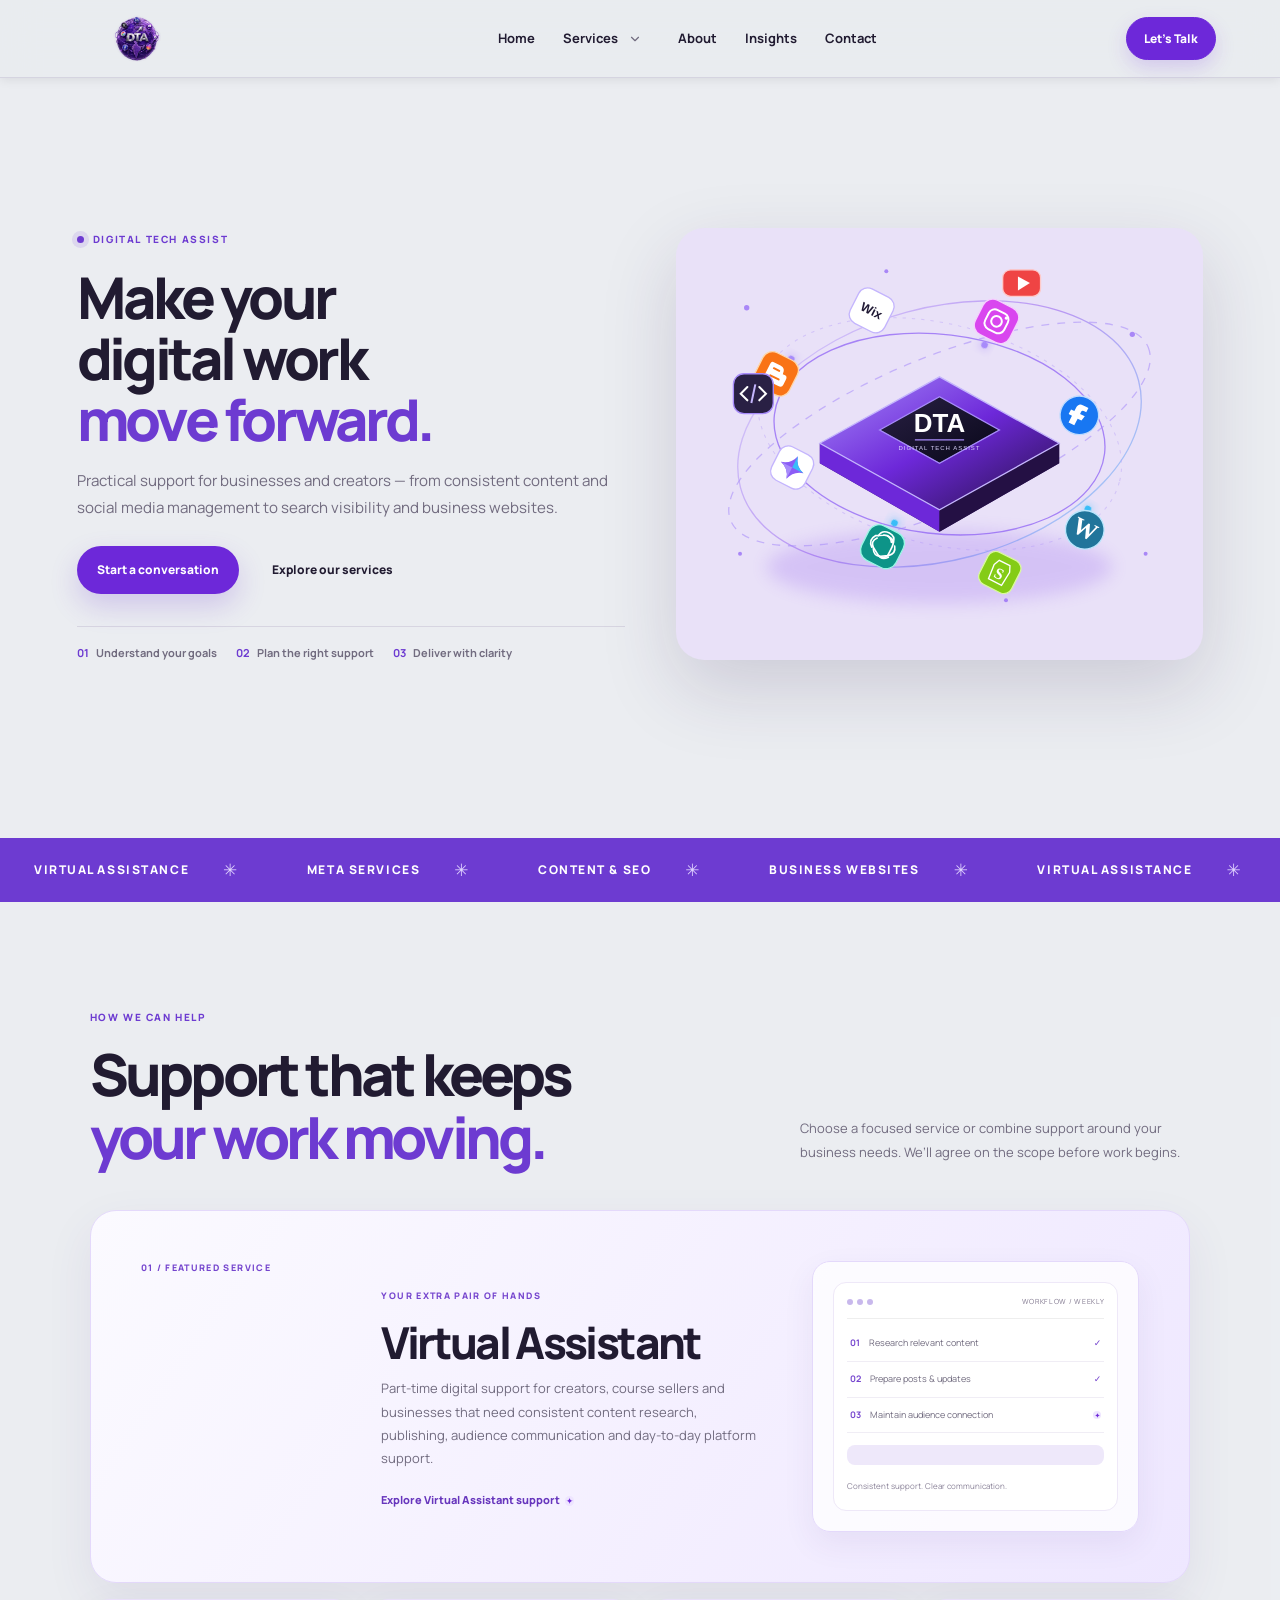
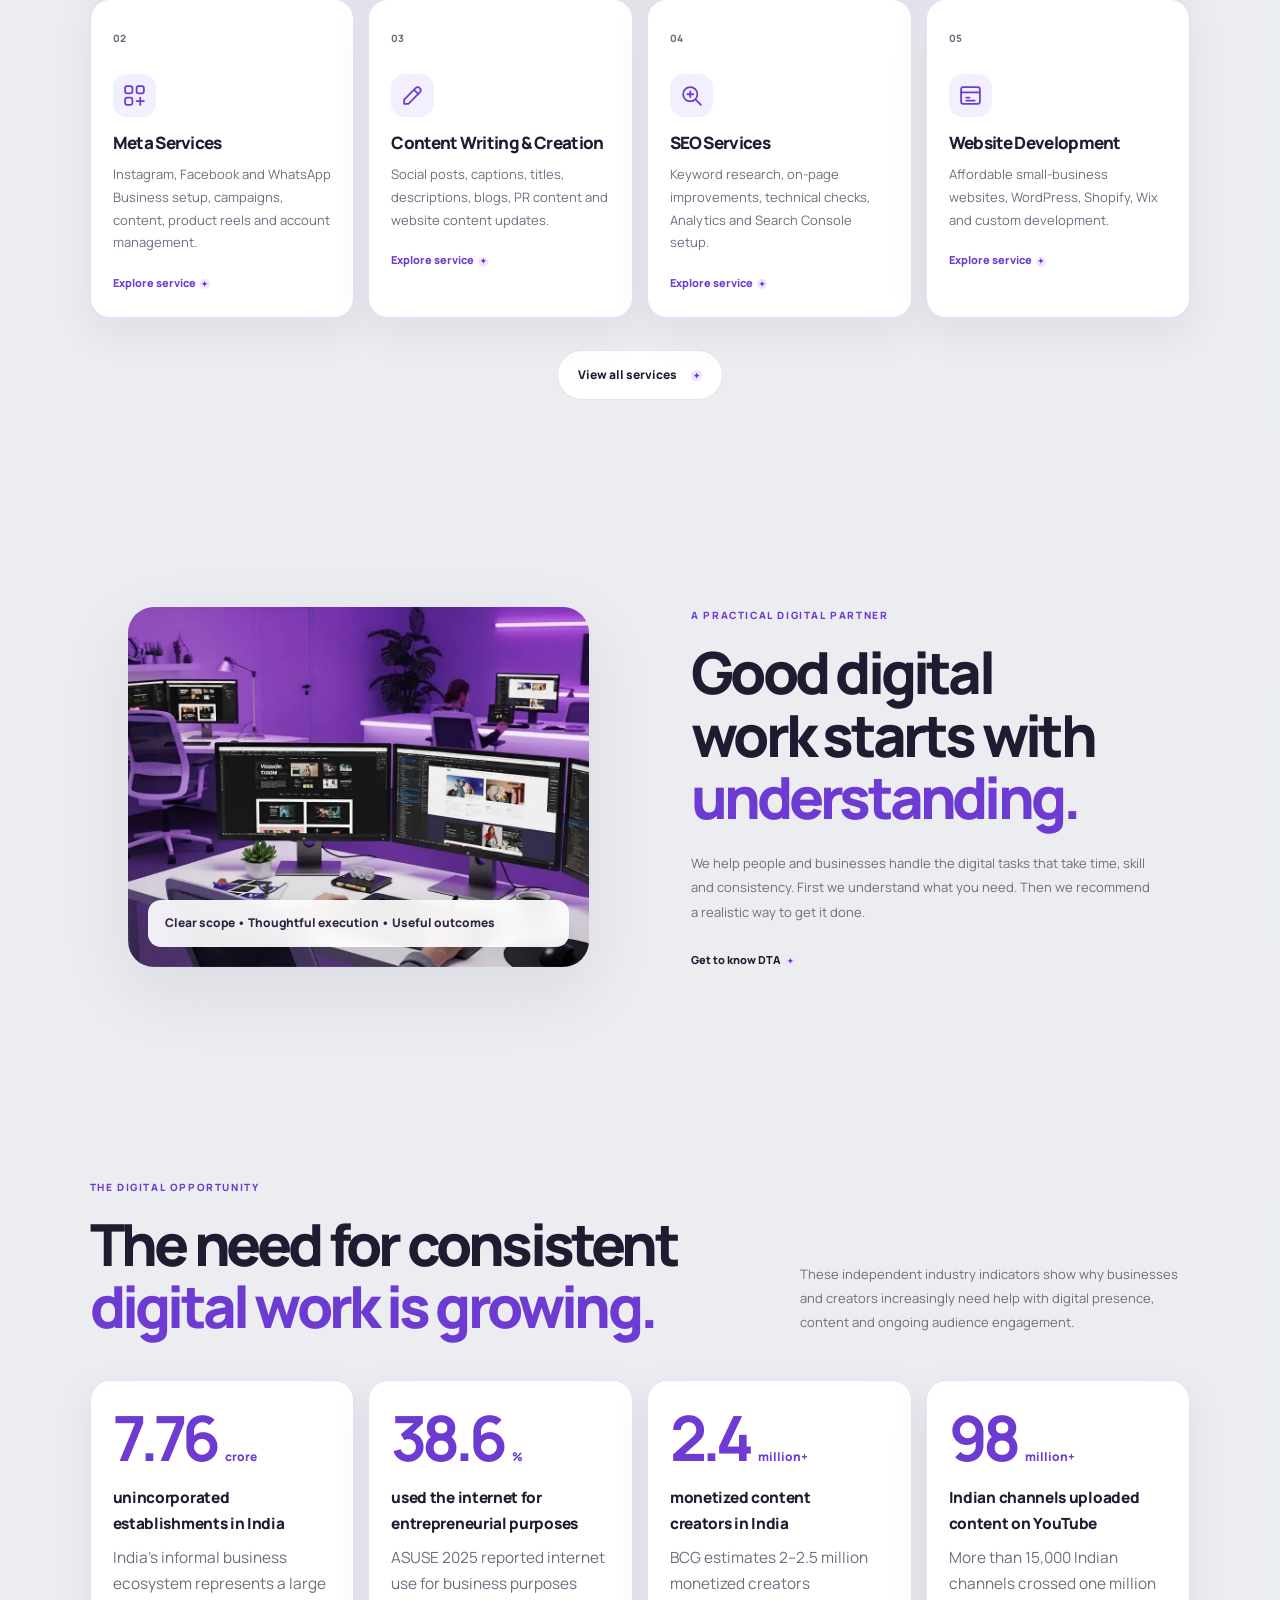
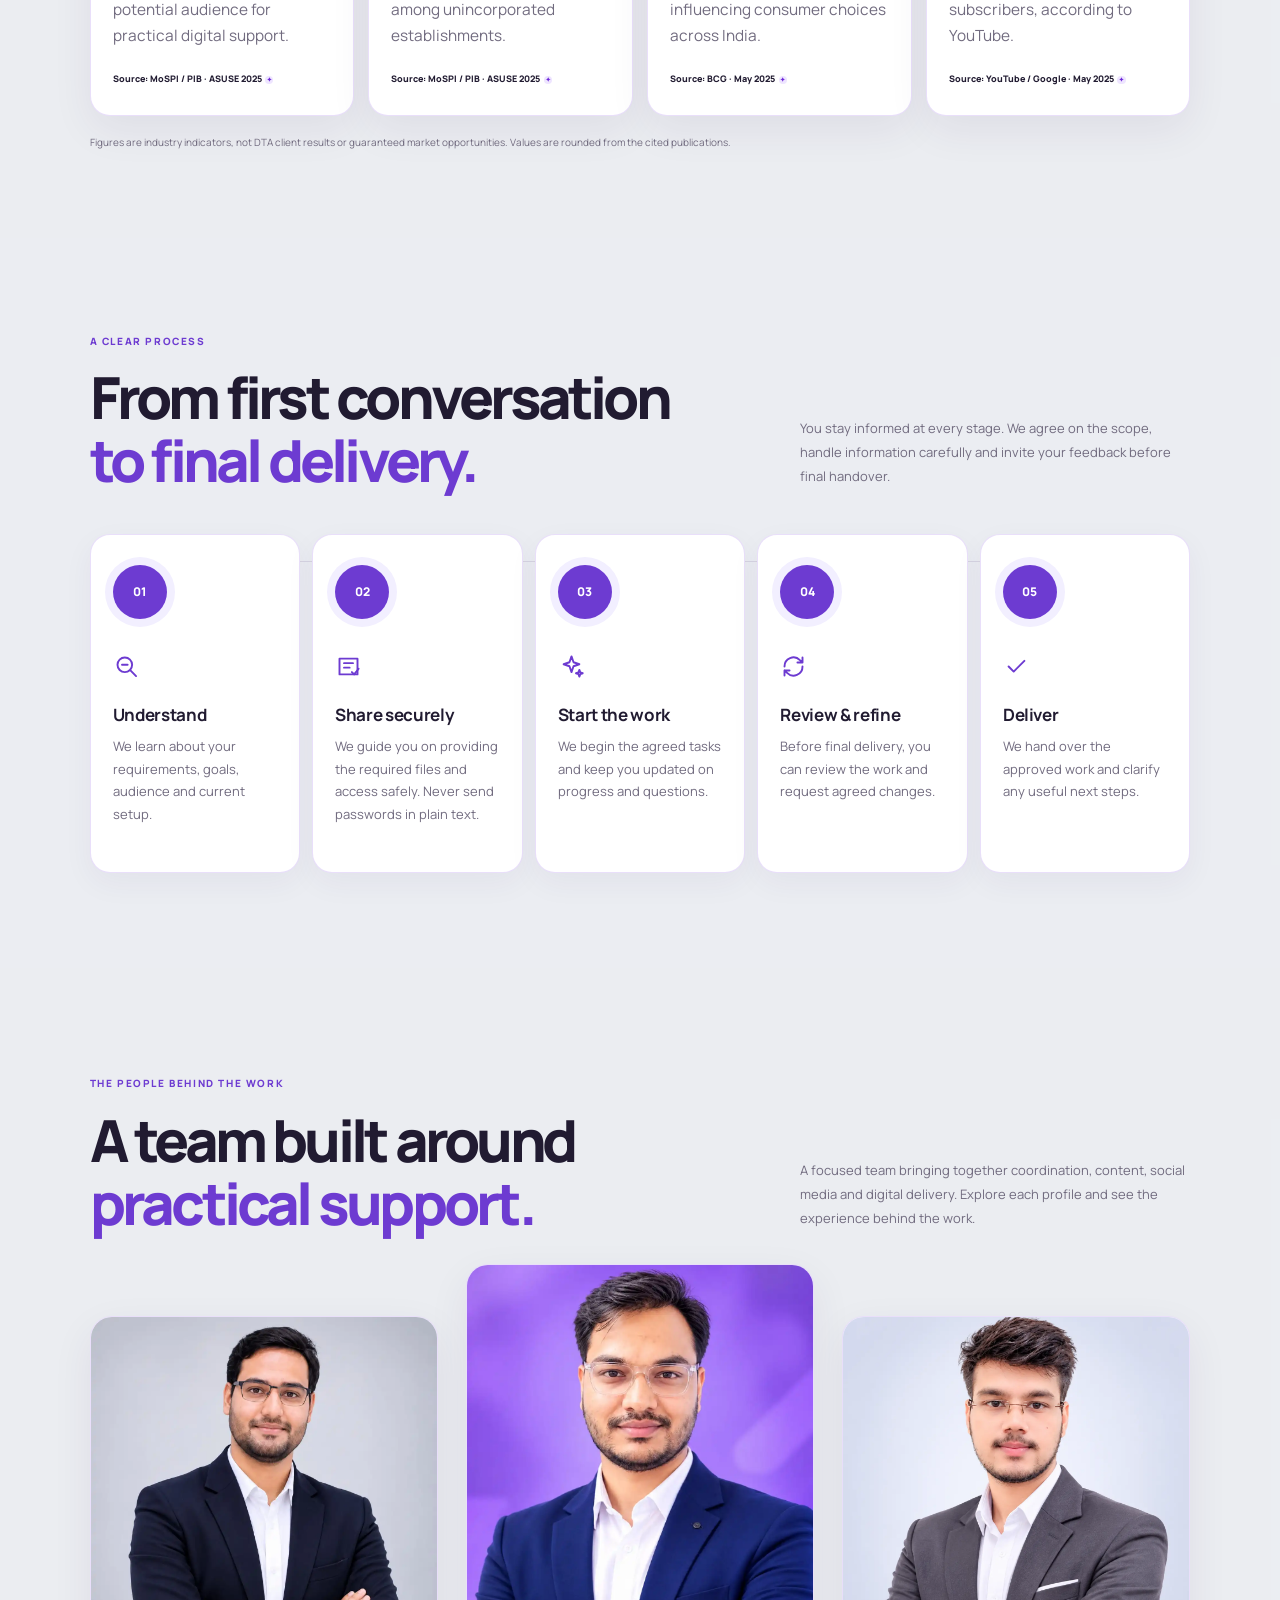
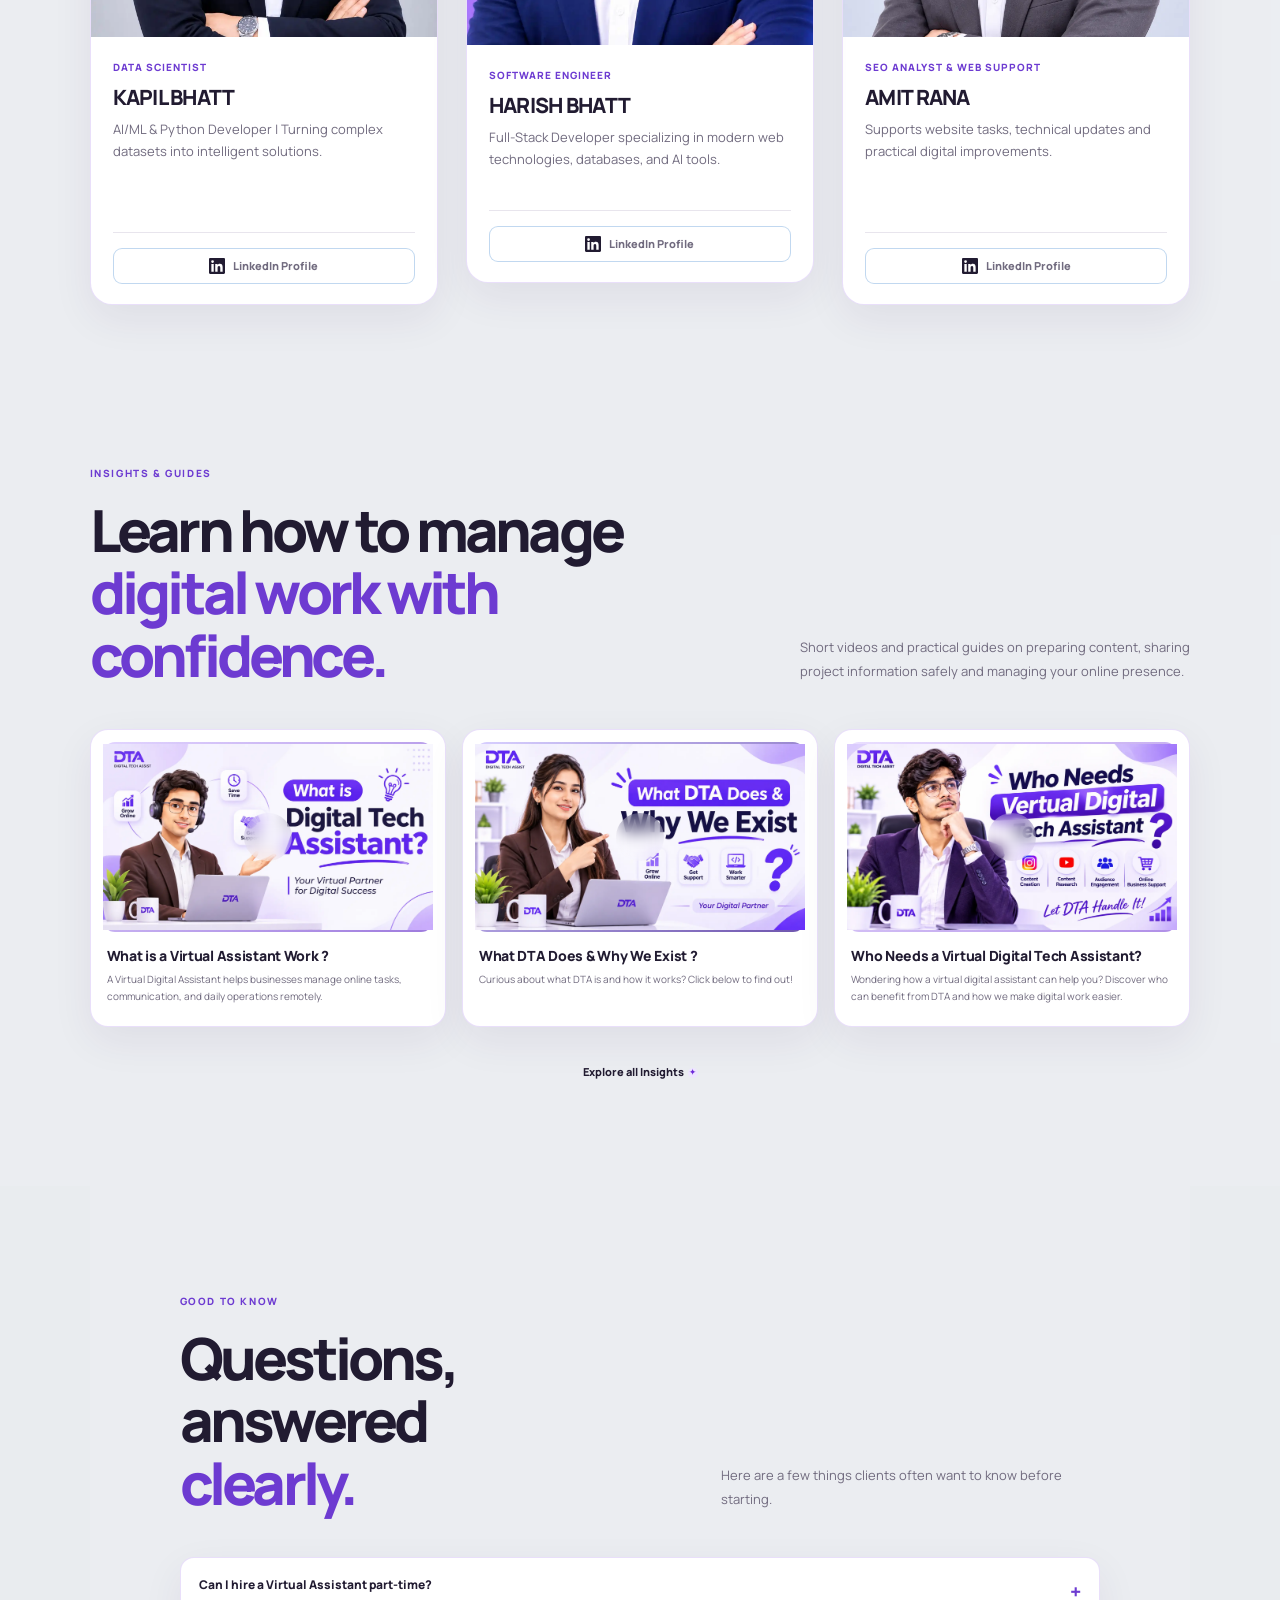
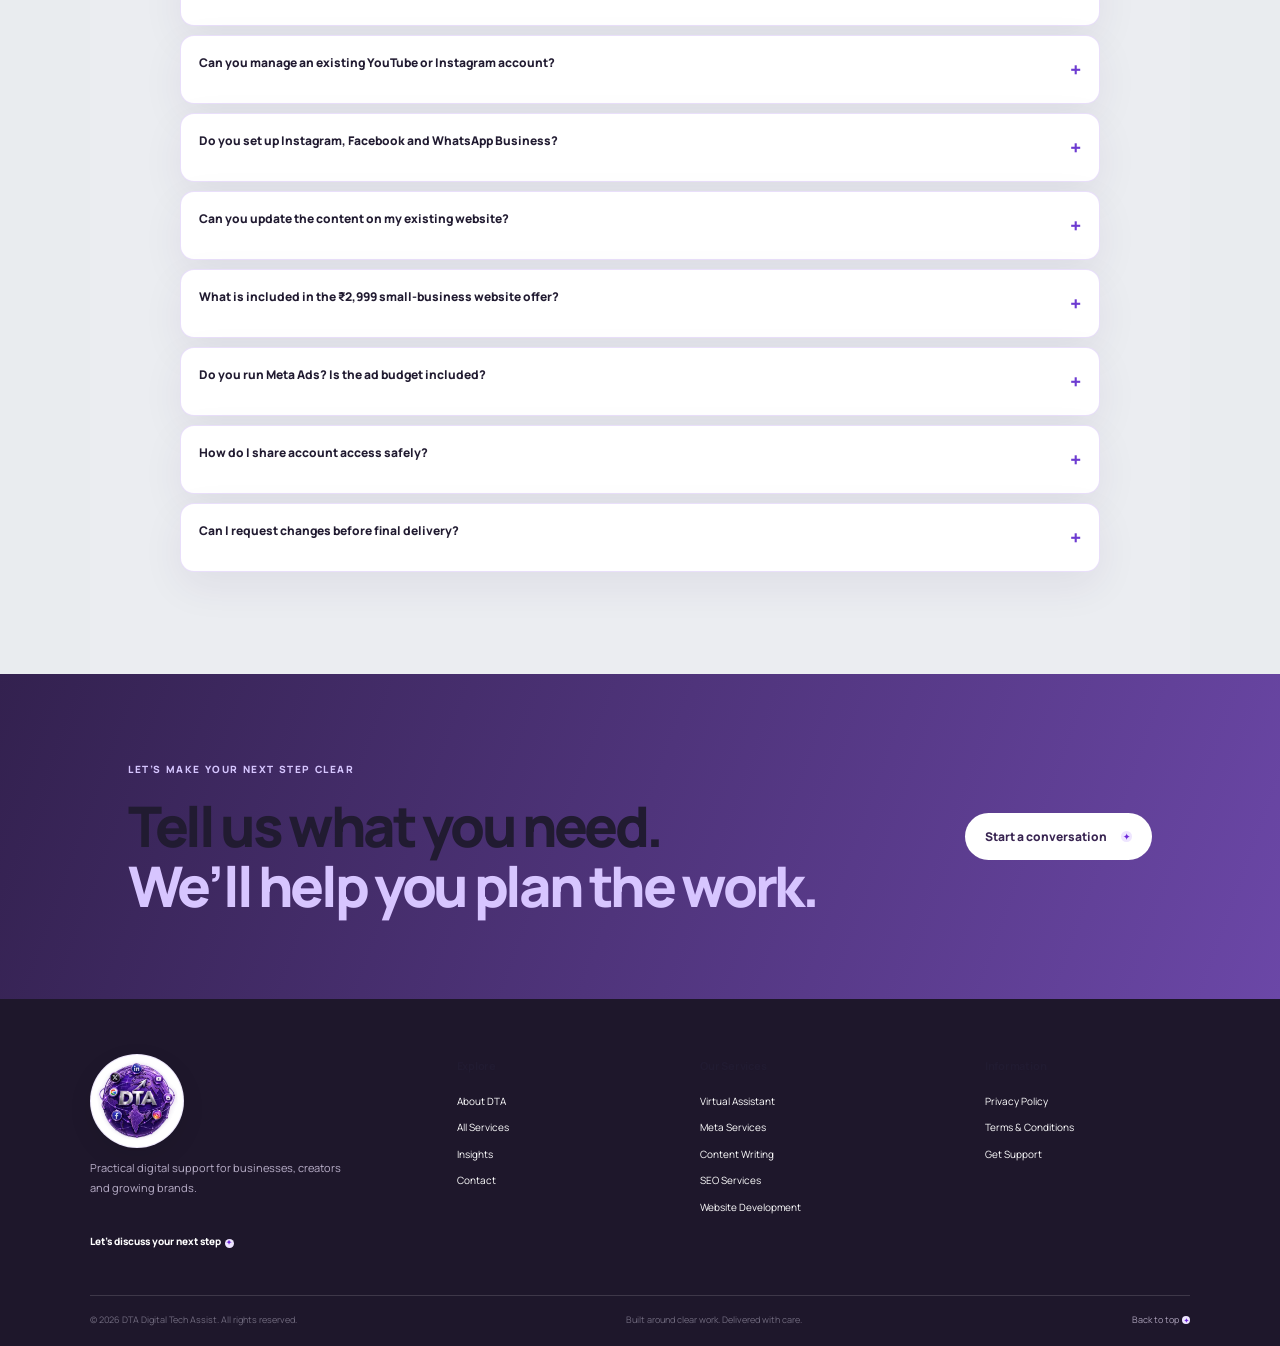
<file: index.html>
<!doctype html>
<html lang="en">
<head>
  <meta charset="utf-8">
  <meta name="viewport" content="width=device-width, initial-scale=1">
  <meta name="description" content="DTA helps businesses and creators with virtual assistant support, Meta services, content, SEO and small business websites.">
  <meta name="theme-color" content="#f8f6ff">
  <title>Digital services for your next stage | DTA Digital Tech Assist</title>

  <link rel="preconnect" href="https://fonts.googleapis.com">
  <link rel="preconnect" href="https://fonts.gstatic.com" crossorigin>
  <link href="https://fonts.googleapis.com/css2?family=Manrope:wght@400;500;600;700;800&display=swap" rel="stylesheet">

  <link rel="stylesheet" href="DTA.css">
  <link rel="stylesheet" href="DTA_mobile.css">
  <link rel="stylesheet" href="premium.css">
  <link rel="stylesheet" href="landing-page.css">
  <link rel="stylesheet" href="final-polish.css">
</head>

<body class="premium-site" id="top">

  <!-- HEADER -->
  <header class="premium-nav">
    <a aria-label="DTA Digital Tech Assist home" class="premium-brand" href="index.html">
      <img alt="DTA Digital Tech Assist" src="DTA-logo.webp">
    </a>
    <button aria-expanded="false" aria-label="Open navigation" class="premium-menu-toggle">☰</button>

    <nav aria-label="Main navigation" class="premium-links">
      <a href="index.html">Home</a>
      <div class="premium-dropdown">
        <a href="services.html">Services</a>
        <button aria-expanded="false" aria-label="Show service pages" class="premium-drop-toggle">
          <svg class="dta-chevron-icon" viewBox="0 0 24 24" aria-hidden="true"><path d="m6 9 6 6 6-6"/></svg>
        </button>
        <div class="premium-drop-menu">
          <a href="virtual-assistant.html">Virtual Assistant</a>
          <a href="meta-services.html">Meta Services</a>
          <a href="content-writing.html">Content Writing</a>
          <a href="seo.html">SEO Services</a>
          <a href="website-development.html">Website Development</a>

        </div>
      </div>
      <a href="about.html">About</a>
      <a href="insights.html">Insights</a>
      <a href="contact.html">Contact</a>
    </nav>

    <div class="premium-nav-actions">
      <a class="premium-nav-cta" href="contact.html">Let’s Talk</a>
    </div>
  </header>

  <!-- MAIN CONTENT -->
  <main>
    <!-- HERO SECTION -->
    <section class="premium-hero">
      <div class="premium-hero-copy reveal">
        <span class="eyebrow"><i></i> DIGITAL TECH ASSIST</span>
        <h1>Make your digital work<br><em>move forward.</em></h1>
        <p>Practical support for businesses and creators — from consistent content and social media management to search visibility and business websites.</p>
        <div class="hero-actions">
          <a class="p-btn p-btn-primary" href="contact.html">Start a conversation</a>
          <a class="p-btn p-btn-quiet" href="services.html">Explore our services</a>
        </div>
        <div class="hero-proof">
          <span><b>01</b> Understand your goals</span>
          <span><b>02</b> Plan the right support</span>
          <span><b>03</b> Deliver with clarity</span>
        </div>
      </div>
      <div aria-label="DTA introduction illustration" class="premium-hero-video reveal">
    <img
        src="hero.svg"
        alt="DTA Digital Tech Assist – Digital services and technology ecosystem"
        class="hero-intro-video"
        loading="eager"
        fetchpriority="high"
    >
</div>
    </section>

    <!-- MARQUEE STRIP -->
    <section aria-label="DTA services" class="premium-strip">
      <div class="service-marquee-track">
        <div aria-hidden="false" class="service-marquee-group">
          <span class="service-marquee-item">VIRTUAL ASSISTANCE<i>✳</i></span>
          <span class="service-marquee-item">META SERVICES<i>✳</i></span>
          <span class="service-marquee-item">CONTENT &amp; SEO<i>✳</i></span>
          <span class="service-marquee-item">BUSINESS WEBSITES<i>✳</i></span>
        </div>
        <div aria-hidden="true" class="service-marquee-group">
          <span class="service-marquee-item">VIRTUAL ASSISTANCE<i>✳</i></span>
          <span class="service-marquee-item">META SERVICES<i>✳</i></span>
          <span class="service-marquee-item">CONTENT &amp; SEO<i>✳</i></span>
          <span class="service-marquee-item">BUSINESS WEBSITES<i>✳</i></span>
        </div>
      </div>
    </section>

    <!-- SERVICES SECTION -->
    <section class="p-section p-services" id="services">
      <div class="p-section-head reveal">
        <div>
          <span class="eyebrow">HOW WE CAN HELP</span>
          <h2>Support that keeps<br><em>your work moving.</em></h2>
        </div>
        <p>Choose a focused service or combine support around your business needs. We’ll agree on the scope before work begins.</p>
      </div>

      <article class="featured-service reveal">
        <div class="featured-number">01 / FEATURED SERVICE</div>
        <div class="featured-copy">
          <span class="service-kicker">YOUR EXTRA PAIR OF HANDS</span>
          <h3>Virtual Assistant</h3>
          <p>Part-time digital support for creators, course sellers and businesses that need consistent content research, publishing, audience communication and day-to-day platform support.</p>
          <a class="text-link" href="virtual-assistant.html">Explore Virtual Assistant support <span><span class="dta-symbol-icon" aria-hidden="true">✦</span></span></a>
        </div>
        <div class="featured-visual">
          <div class="va-window">
            <div class="window-top"><i></i><i></i><i></i><span>WORKFLOW / WEEKLY</span></div>
            <div class="va-row"><b>01</b><span>Research relevant content</span><strong>✓</strong></div>
            <div class="va-row"><b>02</b><span>Prepare posts &amp; updates</span><strong>✓</strong></div>
            <div class="va-row"><b>03</b><span>Maintain audience connection</span><strong><span class="dta-symbol-icon" aria-hidden="true">✦</span></strong></div>
            <div class="va-progress"><span></span></div>
            <small>Consistent support. Clear communication.</small>
          </div>
        </div>
      </article>

      <div class="p-service-grid">
        <a class="p-service-card reveal" href="meta-services.html">
          <span class="p-card-index">02</span>
          <span aria-hidden="true" class="p-card-icon">
            <svg viewBox="0 0 24 24"><rect height="7" rx="2" width="7" x="3" y="3"></rect><rect height="7" rx="2" width="7" x="14" y="3"></rect><rect height="7" rx="2" width="7" x="3" y="14"></rect><path d="M17.5 14v7M14 17.5h7"></path></svg>
          </span>
          <h3>Meta Services</h3>
          <p>Instagram, Facebook and WhatsApp Business setup, campaigns, content, product reels and account management.</p>
          <span class="text-link">Explore service <span class="dta-symbol-icon" aria-hidden="true">✦</span></span>
        </a>

        <a class="p-service-card reveal" href="content-writing.html">
          <span class="p-card-index">03</span>
          <span aria-hidden="true" class="p-card-icon">
            <svg viewBox="0 0 24 24"><path d="M4 20h4l11-11a2.1 2.1 0 0 0-4-4L4 16v4Z"></path><path d="m13.5 6.5 4 4"></path></svg>
          </span>
          <h3>Content Writing &amp; Creation</h3>
          <p>Social posts, captions, titles, descriptions, blogs, PR content and website content updates.</p>
          <span class="text-link">Explore service <span class="dta-symbol-icon" aria-hidden="true">✦</span></span>
        </a>

        <a class="p-service-card reveal" href="seo.html">
          <span class="p-card-index">04</span>
          <span aria-hidden="true" class="p-card-icon">
            <svg viewBox="0 0 24 24"><circle cx="10.8" cy="10.8" r="6.8"></circle><path d="m16 16 5 5M8 10.8h5.6M10.8 8v5.6"></path></svg>
          </span>
          <h3>SEO Services</h3>
          <p>Keyword research, on-page improvements, technical checks, Analytics and Search Console setup.</p>
          <span class="text-link">Explore service <span class="dta-symbol-icon" aria-hidden="true">✦</span></span>
        </a>

        <a class="p-service-card reveal" href="website-development.html">
          <span class="p-card-index">05</span>
          <span aria-hidden="true" class="p-card-icon">
            <svg viewBox="0 0 24 24"><rect height="16" rx="2" width="18" x="3" y="4"></rect><path d="M3 9h18M8 14h3M8 17h8"></path></svg>
          </span>
          <h3>Website Development</h3>
          <p>Affordable small-business websites, WordPress, Shopify, Wix and custom development.</p>
          <span class="text-link">Explore service <span class="dta-symbol-icon" aria-hidden="true">✦</span></span>
        </a>
      </div>

      <div class="section-end-link">
        <a class="p-btn p-btn-outline" href="services.html">View all services <span><span class="dta-symbol-icon" aria-hidden="true">✦</span></span></a>
      </div>
    </section>

    <!-- ABOUT BAND -->
    <section class="p-about-band">
      <div class="p-about-visual reveal">
        <img alt="Temporary DTA team workspace photograph" loading="lazy" src="about.webp">
        <div class="about-note">Clear scope • Thoughtful execution • Useful outcomes</div>
      </div>
      <div class="p-about-copy reveal">
        <span class="eyebrow">A PRACTICAL DIGITAL PARTNER</span>
        <h2>Good digital work starts with <em>understanding.</em></h2>
        <p>We help people and businesses handle the digital tasks that take time, skill and consistency. First we understand what you need. Then we recommend a realistic way to get it done.</p>
        <a class="text-link" href="about.html">Get to know DTA <span class="dta-symbol-icon" aria-hidden="true">✦</span></a>
      </div>
    </section>

    <!-- MARKET OPPORTUNITY -->
    <section class="p-section p-market">
      <div class="p-section-head reveal">
        <div>
          <span class="eyebrow">THE DIGITAL OPPORTUNITY</span>
          <h2>The need for consistent<br><em>digital work is growing.</em></h2>
        </div>
        <p>These independent industry indicators show why businesses and creators increasingly need help with digital presence, content and ongoing audience engagement.</p>
      </div>
      <div class="market-grid">
        <article class="market-card reveal">
          <strong class="count-up" data-count="7.92" data-decimals="2">0</strong>
          <span class="market-unit">crore</span>
          <h3>unincorporated establishments in India</h3>
          <p>India’s informal business ecosystem represents a large potential audience for practical digital support.</p>
          <a href="https://www.pib.gov.in/PressReleasePage.aspx?PRID=2258362" rel="noopener" target="_blank">Source: MoSPI / PIB · ASUSE 2025 <span class="dta-symbol-icon" aria-hidden="true">✦</span></a>
        </article>
        <article class="market-card market-card-accent reveal">
          <strong class="count-up" data-count="39.4" data-decimals="1">0</strong>
          <span class="market-unit">%</span>
          <h3>used the internet for entrepreneurial purposes</h3>
          <p>ASUSE 2025 reported internet use for business purposes among unincorporated establishments.</p>
          <a href="https://www.pib.gov.in/PressReleasePage.aspx?PRID=2258362" rel="noopener" target="_blank">Source: MoSPI / PIB · ASUSE 2025 <span class="dta-symbol-icon" aria-hidden="true">✦</span></a>
        </article>
        <article class="market-card reveal">
          <strong class="count-up" data-count="2.5" data-decimals="1">0</strong>
          <span class="market-unit">million+</span>
          <h3>monetized content creators in India</h3>
          <p>BCG estimates 2–2.5 million monetized creators influencing consumer choices across India.</p>
          <a href="https://www.bcg.com/publications/2025/india-from-content-to-commerce-mapping-indias-creator-economy" rel="noopener" target="_blank">Source: BCG · May 2025 <span class="dta-symbol-icon" aria-hidden="true">✦</span></a>
        </article>
        <article class="market-card reveal">
          <strong class="count-up" data-count="100" data-decimals="0">0</strong>
          <span class="market-unit">million+</span>
          <h3>Indian channels uploaded content on YouTube</h3>
          <p>More than 15,000 Indian channels crossed one million subscribers, according to YouTube.</p>
          <a href="https://blog.google/intl/en-in/products/platforms/youtubes-india-bet-inr-21000-crore-paid-out-to-indian-creators-commits-inr-850-crores-to-power-indias-creator-nation/" rel="noopener" target="_blank">Source: YouTube / Google · May 2025 <span class="dta-symbol-icon" aria-hidden="true">✦</span></a>
        </article>
      </div>
      <p class="market-disclaimer">Figures are industry indicators, not DTA client results or guaranteed market opportunities. Values are rounded from the cited publications.</p>
    </section>

    <!-- PROCESS SECTION -->
    <section class="p-process-section">
      <div class="p-section p-process">
        <div class="p-section-head reveal">
          <div>
            <span class="eyebrow">A CLEAR PROCESS</span>
            <h2>From first conversation<br><em>to final delivery.</em></h2>
          </div>
          <p>You stay informed at every stage. We agree on the scope, handle information carefully and invite your feedback before final handover.</p>
        </div>
        <div class="process-timeline">
          <article class="process-step reveal">
            <span>01</span>
            <div aria-hidden="true" class="process-symbol"><svg viewBox="0 0 24 24"><circle cx="10.5" cy="10.5" r="6.5"></circle><path d="m15.5 15.5 5 5M8 10.5h5"></path></svg></div>
            <h3>Understand</h3>
            <p>We learn about your requirements, goals, audience and current setup.</p>
          </article>
          <article class="process-step reveal">
            <span>02</span>
            <div aria-hidden="true" class="process-symbol"><svg viewBox="0 0 24 24"><path d="M4 5h16v14H4zM8 9h8M8 13h5"></path><path d="m15 17 2 2 4-5"></path></svg></div>
            <h3>Share securely</h3>
            <p>We guide you on providing the required files and access safely. Never send passwords in plain text.</p>
          </article>
          <article class="process-step reveal">
            <span>03</span>
            <div aria-hidden="true" class="process-symbol"><svg viewBox="0 0 24 24"><path d="m12 3 1.8 5.2L19 10l-5.2 1.8L12 17l-1.8-5.2L5 10l5.2-1.8L12 3Z"></path><path d="m19 15 .8 2.2L22 18l-2.2.8L19 21l-.8-2.2L16 18l2.2-.8L19 15Z"></path></svg></div>
            <h3>Start the work</h3>
            <p>We begin the agreed tasks and keep you updated on progress and questions.</p>
          </article>
          <article class="process-step reveal">
            <span>04</span>
            <div aria-hidden="true" class="process-symbol"><svg viewBox="0 0 24 24"><path d="M4 12a8 8 0 0 1 13.7-5.7L20 8.5M20 4v4.5h-4.5"></path><path d="M20 12a8 8 0 0 1-13.7 5.7L4 15.5M4 20v-4.5h4.5"></path></svg></div>
            <h3>Review &amp; refine</h3>
            <p>Before final delivery, you can review the work and request agreed changes.</p>
          </article>
          <article class="process-step reveal">
            <span>05</span>
            <div aria-hidden="true" class="process-symbol"><svg viewBox="0 0 24 24"><path d="m5 12 4.5 4.5L19 7"></path></svg></div>
            <h3>Deliver</h3>
            <p>We hand over the approved work and clarify any useful next steps.</p>
          </article>
        </div>
      </div>
    </section>
    <!-- TEAM SECTION -->
    <section class="p-section p-team">
      <div class="p-section-head reveal">
        <div>
          <span class="eyebrow">THE PEOPLE BEHIND THE WORK</span>
          <h2>A team built around<br><em>practical support.</em></h2>
        </div>
        <p>A focused team bringing together coordination, content, social media and digital delivery. Explore each profile and see the experience behind the work.</p>
      </div>
      <div class="team-grid team-profile-grid">

        <!-- CARD 1: KAPIL BHATT -->
        <article class="team-card team-profile-card reveal">
          <div class="team-profile-photo"><img alt="KAPIL BHATT" loading="lazy" src="Kapil Bhatt.webp"></div>
          <div class="team-info team-profile-info">
            <span>Data Scientist</span>
            <h3>KAPIL BHATT</h3>
            <p>AI/ML & Python Developer | Turning complex datasets into intelligent solutions.</p>
            <div class="team-profile-links">
              <a href="https://www.linkedin.com/in/kapilb00006" class="profile-link-linkedin" target="_blank" rel="noopener noreferrer" title="Connect on LinkedIn">
                <svg viewBox="0 0 24 24"><path d="M20.447 20.452h-3.554v-5.569c0-1.328-.027-3.037-1.852-3.037-1.853 0-2.136 1.445-2.136 2.939v5.667H9.35V9h3.414v1.561h.049c.476-.9 1.637-1.85 3.37-1.85 3.601 0 4.267 2.37 4.267 5.455v6.286zM5.337 7.433a2.062 2.062 0 1 1 0-4.124 2.062 2.062 0 0 1 0 4.124zM7.119 20.452H3.555V9h3.564v11.452zM22.225 0H1.771C.792 0 0 .774 0 1.729v20.542C0 23.227.792 24 1.771 24h20.451C23.2 24 24 23.227 24 22.271V1.729C24 .774 23.2 0 22.222 0h.003z"/></svg>
                <span>LinkedIn Profile</span>
              </a>
            </div>
          </div>
        </article>

        <!-- CARD 2: HARISH BHATT -->
        <article class="team-card team-profile-card reveal">
          <div class="team-profile-photo"><img alt="HARISH BHATT" loading="lazy" src="Harish Bhatt.webp"></div>
          <div class="team-info team-profile-info">
            <span>Software Engineer</span>
            <h3>HARISH BHATT</h3>
            <p>Full-Stack Developer specializing in modern web technologies, databases, and AI tools.</p>
            <div class="team-profile-links">
              <a href="https://www.linkedin.com/in/harishbhatt40" class="profile-link-linkedin" target="_blank" rel="noopener noreferrer" title="Connect on LinkedIn">
                <svg viewBox="0 0 24 24"><path d="M20.447 20.452h-3.554v-5.569c0-1.328-.027-3.037-1.852-3.037-1.853 0-2.136 1.445-2.136 2.939v5.667H9.35V9h3.414v1.561h.049c.476-.9 1.637-1.85 3.37-1.85 3.601 0 4.267 2.37 4.267 5.455v6.286zM5.337 7.433a2.062 2.062 0 1 1 0-4.124 2.062 2.062 0 0 1 0 4.124zM7.119 20.452H3.555V9h3.564v11.452zM22.225 0H1.771C.792 0 0 .774 0 1.729v20.542C0 23.227.792 24 1.771 24h20.451C23.2 24 24 23.227 24 22.271V1.729C24 .774 23.2 0 22.222 0h.003z"/></svg>
                <span>LinkedIn Profile</span>
              </a>
            </div>
          </div>
        </article>

        <!-- CARD 3: AMIT RANA -->
        <article class="team-card team-profile-card reveal">
          <div class="team-profile-photo"><img alt="AMIT RANA" loading="lazy" src="Amit Rana.webp"></div>
          <div class="team-info team-profile-info">
            <span>SEO Analyst &amp; Web Support</span>
            <h3>AMIT RANA</h3>
            <p>Supports website tasks, technical updates and practical digital improvements.</p>
            <div class="team-profile-links">
              <a href="https://www.linkedin.com/in/amit-rana-engineer/" class="profile-link-linkedin" target="_blank" rel="noopener noreferrer" title="Connect on LinkedIn">
                <svg viewBox="0 0 24 24"><path d="M20.447 20.452h-3.554v-5.569c0-1.328-.027-3.037-1.852-3.037-1.853 0-2.136 1.445-2.136 2.939v5.667H9.35V9h3.414v1.561h.049c.476-.9 1.637-1.85 3.37-1.85 3.601 0 4.267 2.37 4.267 5.455v6.286zM5.337 7.433a2.062 2.062 0 1 1 0-4.124 2.062 2.062 0 0 1 0 4.124zM7.119 20.452H3.555V9h3.564v11.452zM22.225 0H1.771C.792 0 0 .774 0 1.729v20.542C0 23.227.792 24 1.771 24h20.451C23.2 24 24 23.227 24 22.271V1.729C24 .774 23.2 0 22.222 0h.003z"/></svg>
                <span>LinkedIn Profile</span>
              </a>
            </div>
          </div>
        </article>

      </div>
    </section>

<!-- INSIGHTS SECTION -->
<section class="p-section p-insights">

  <div class="p-section-head reveal">
    <div>
      <span class="eyebrow">INSIGHTS &amp; GUIDES</span>
      <h2>Learn how to manage<br><em>digital work with confidence.</em></h2>
    </div>
    <p>Short videos and practical guides on preparing content, sharing project information safely and managing your online presence.</p>
  </div>

  <div class="insight-video-grid">

    <!-- VIDEO 01 -->
    <a class="insight-video-card reveal"
       href="https://www.instagram.com/reel/DfRnQ79tt8E/?utm_source=ig_web_button_share_sheet"
       target="_blank"
       rel="noopener noreferrer">

      <div class="video-placeholder">
        <img src="DTA1.webp"
             alt="Professional virtual assistant team"
             loading="lazy">
        <span class="video-play-icon">▶</span>
      </div>

      <h3>What is a Virtual Assistant Work ?</h3>
      <p>A Virtual Digital Assistant helps businesses manage online tasks, communication, and daily operations remotely.</p>
    </a>

    <!-- VIDEO 02 -->
    <a class="insight-video-card reveal"
       href="https://www.instagram.com/reel/DfSGrWeNtV1/?psln=OXd6bm5odTBpYXBp"
       target="_blank"
       rel="noopener noreferrer">

      <div class="video-placeholder video-two">
        <img src="DTA2.webp"
             alt="Social media platforms and content"
             loading="lazy">
        <span class="video-play-icon">▶</span>

      </div>

      <h3>What DTA Does & Why We Exist ?</h3>
      <p>Curious about what DTA is and how it works? Click below to find out!</p>
    </a>

    <!-- VIDEO 03 -->
    <a class="insight-video-card reveal"
       href="https://www.instagram.com/reel/DfSoKpwNCE3/?srtk=MWk0eGFzdWsweXAwcA=="
       target="_blank"
       rel="noopener noreferrer">

      <div class="video-placeholder video-three">
        <img src="DTA3.webp"
             alt="Digital business management and online work"
             loading="lazy">
        <span class="video-play-icon">▶</span>

      </div>

      <h3>Who Needs a Virtual Digital Tech Assistant?</h3>
      <p>Wondering how a virtual digital assistant can help you? Discover who can benefit from DTA and how we make digital work easier.</p>
    </a>

  </div>

  <div class="section-end-link">
    <a class="text-link" href="insights.html">
      Explore all Insights
      <span class="dta-symbol-icon" aria-hidden="true">✦</span>
    </a>
  </div>

</section>

    <!-- FAQ SECTION -->
    <section class="p-section p-faq">
      <div class="p-section-head reveal">
        <div>
          <span class="eyebrow">GOOD TO KNOW</span>
          <h2>Questions, answered<br><em>clearly.</em></h2>
        </div>
        <p>Here are a few things clients often want to know before starting.</p>
      </div>
      <div class="faq-list">
        <details class="reveal"><summary>Can I hire a Virtual Assistant part-time? <span>+</span></summary><p>Yes. We can discuss part-time or task-based support depending on the work, schedule and scope required.</p></details>
        <details class="reveal"><summary>Can you manage an existing YouTube or Instagram account? <span>+</span></summary><p>Yes. We can support eligible existing accounts with content research, planning, publishing assistance, audience communication and ongoing account tasks. Results depend on the account, content and audience; growth is never guaranteed.</p></details>
        <details class="reveal"><summary>Do you set up Instagram, Facebook and WhatsApp Business? <span>+</span></summary><p>We can help set up and organise business profiles, connect relevant Meta tools, prepare content and support ongoing management. Account ownership remains with you.</p></details>
        <details class="reveal"><summary>Can you update the content on my existing website? <span>+</span></summary><p>Yes. We can help revise text, service descriptions, page content, images and other agreed website updates. Access and scope are confirmed before work begins.</p></details>
        <details class="reveal"><summary>What is included in the ₹2,999 small-business website offer? <span>+</span></summary><p>It is a starting price for a clearly scoped small website. Final pricing depends on page count, content, features, integrations and revisions. Domain, hosting, premium themes, paid plugins and third-party fees may be additional.</p></details>
        <details class="reveal"><summary>Do you run Meta Ads? Is the ad budget included? <span>+</span></summary><p>We can help set up, run and maintain agreed Meta campaigns. Advertising spend is paid separately by the client to Meta; our service fee is discussed before the campaign starts.</p></details>
        <details class="reveal"><summary>How do I share account access safely? <span>+</span></summary><p>Where possible, use official role-based access such as Meta Business Portfolio permissions, Google access invitations or platform collaborator roles. Do not send passwords or one-time codes through ordinary messages.</p></details>
        <details class="reveal"><summary>Can I request changes before final delivery? <span>+</span></summary><p>Yes. We include a review stage and handle revisions according to the scope agreed before work starts.</p></details>
      </div>
    </section>

    <!-- FINAL CTA -->
    <section class="p-final-cta">
      <div>
        <span class="eyebrow">LET’S MAKE YOUR NEXT STEP CLEAR</span>
        <h2>Tell us what you need.<br><em>We’ll help you plan the work.</em></h2>
      </div>
      <a class="p-btn p-btn-light" href="contact.html">Start a conversation <span class="dta-symbol-icon" aria-hidden="true">✦</span></a>
    </section>
  </main>

  <!-- FOOTER -->
  <footer class="premium-footer">
    <div class="premium-footer-main">
      <div class="premium-footer-brand">
        <a href="index.html"><img alt="DTA Digital Tech Assist" src="DTA-logo.webp"></a>
        <p>Practical digital support for businesses, creators and growing brands.</p>
        <a class="footer-email" href="contact.html">Let’s discuss your next step <span class="dta-symbol-icon" aria-hidden="true">✦</span></a>
      </div>
      <div>
        <h3>Explore</h3>
        <a href="about.html">About DTA</a>
        <a href="services.html">All Services</a>
        <a href="insights.html">Insights</a>
        <a href="contact.html">Contact</a>
      </div>
      <div>
        <h3>Our Services</h3>
        <a href="virtual-assistant.html">Virtual Assistant</a>
        <a href="meta-services.html">Meta Services</a>
        <a href="content-writing.html">Content Writing</a>
        <a href="seo.html">SEO Services</a>
        <a href="website-development.html">Website Development</a>

      </div>
      <div>
        <h3>Information</h3>
        <a href="privacy.html">Privacy Policy</a>
        <a href="terms.html">Terms &amp; Conditions</a>
        <a href="contact.html">Get Support</a>
      </div>
    </div>
    <div class="premium-footer-bottom">
      <span>© <span data-year=""></span> DTA Digital Tech Assist. All rights reserved.</span>
      <span>Built around clear work. Delivered with care.</span>
      <a href="#top">Back to top <span class="dta-symbol-icon" aria-hidden="true">✦</span></a>
    </div>
  </footer>

  <!-- SCRIPTS -->
  <script src="DTA.js"></script>
  <script src="premium.js"></script>
  <script defer src="landing-page.js"></script>

</body>
</html>
</file>
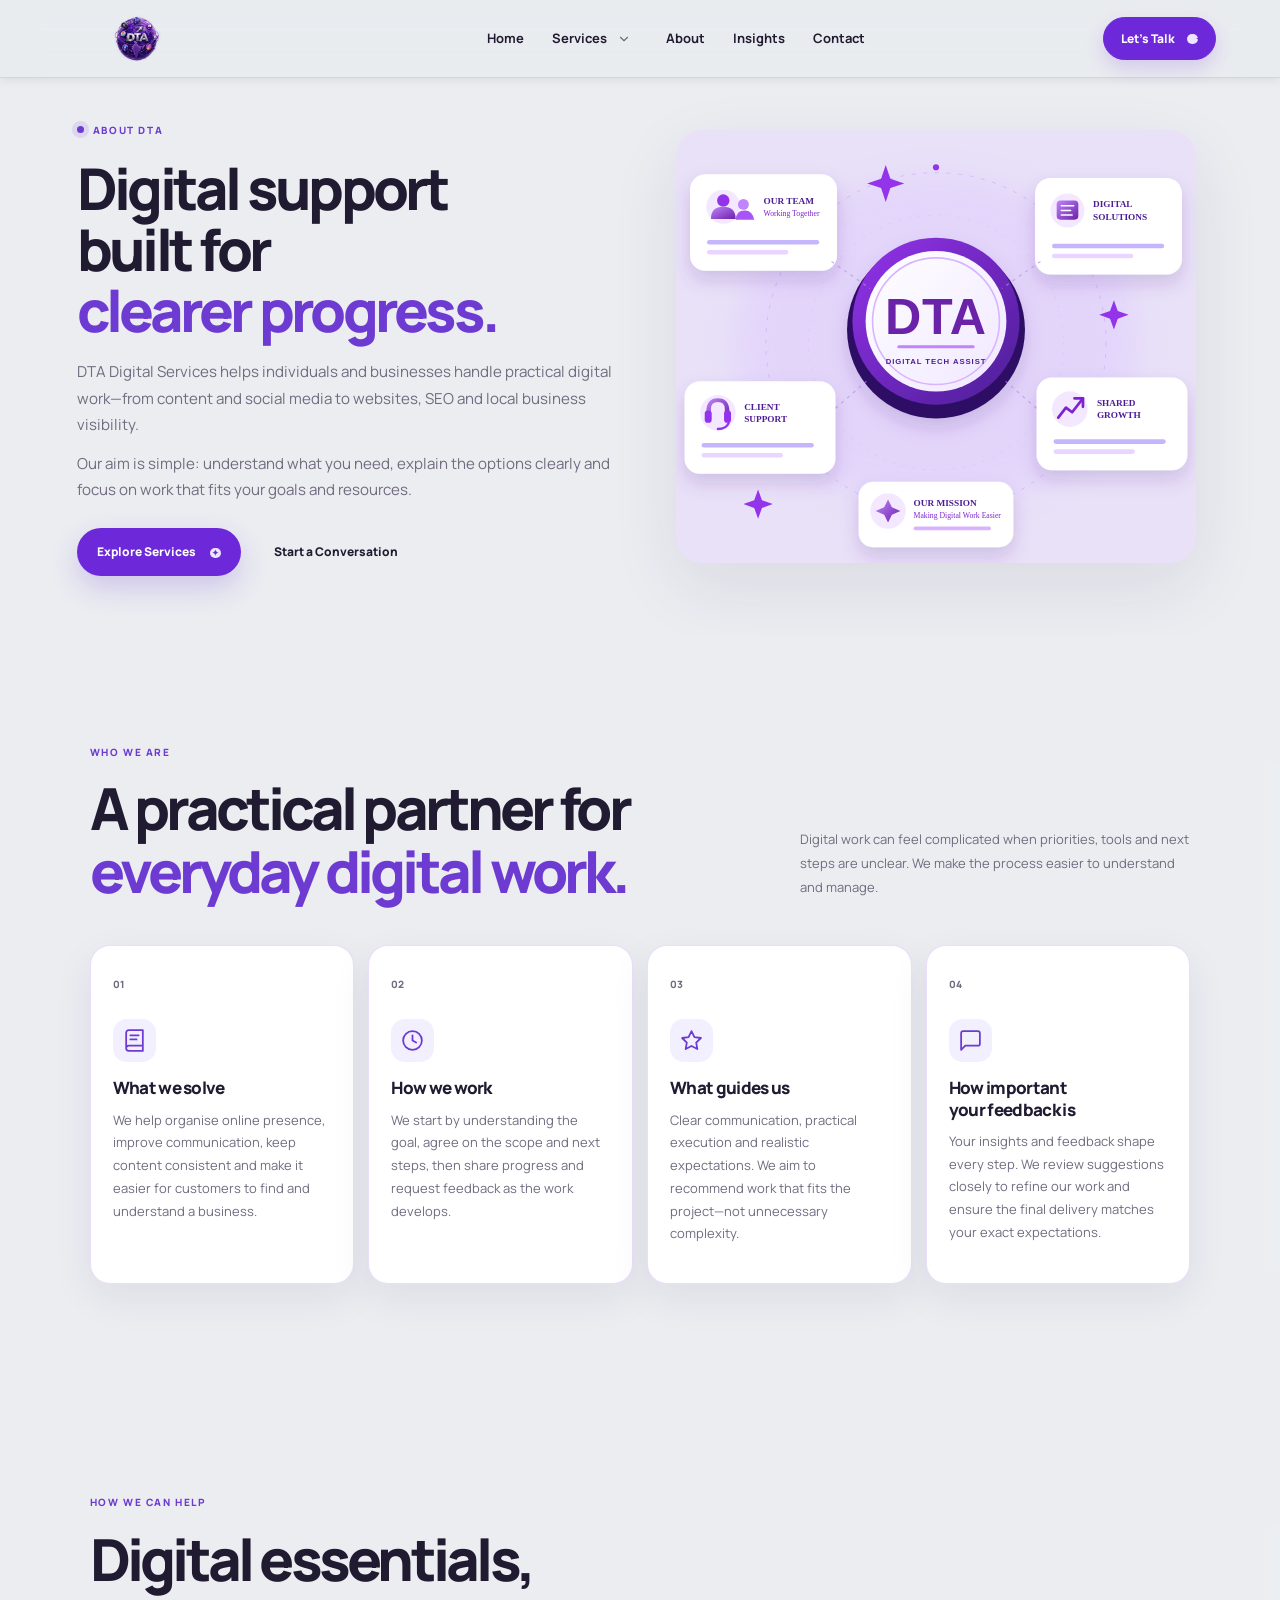
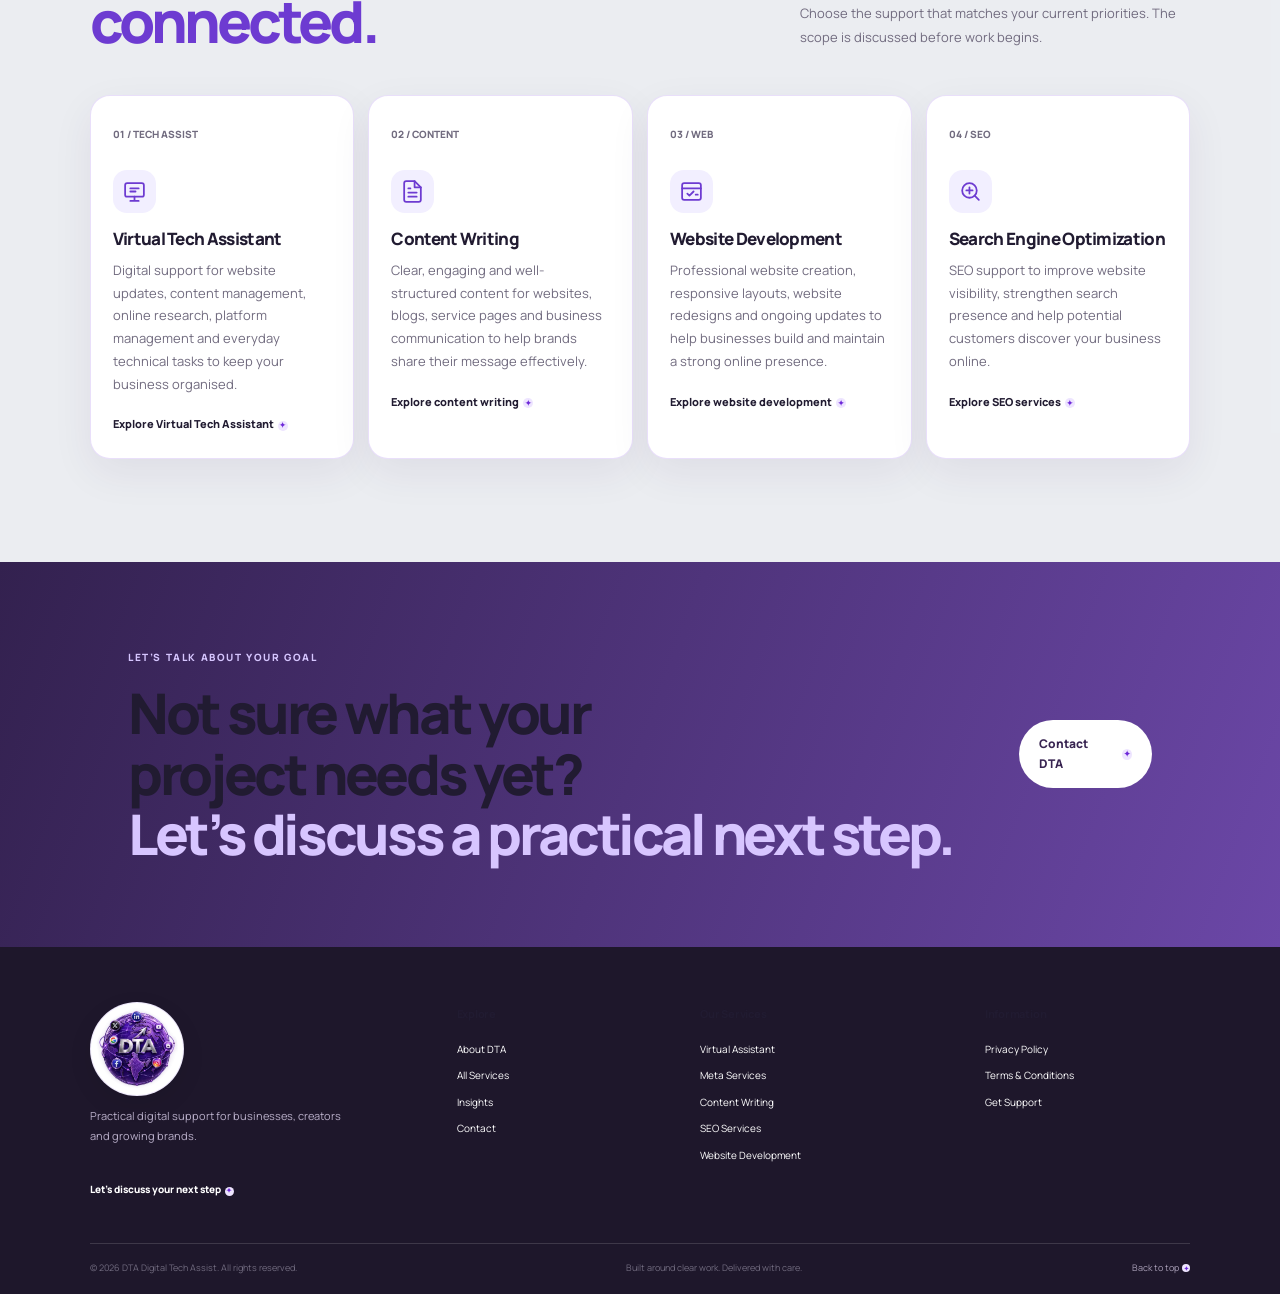
<file: about.html>
<!DOCTYPE html>
<html lang="en">
<head>
  <meta charset="UTF-8" />
  <meta name="viewport" content="width=device-width, initial-scale=1.0" />
  <meta name="description" content="Meet DTA Digital Services. We provide practical content, social media, website, SEO and local business support with clear communication and realistic next steps." />
  <meta name="theme-color" content="#6d28d9" />
  <title>About DTA | Practical Digital Support</title>
  <link rel="preconnect" href="https://fonts.googleapis.com" />
  <link rel="preconnect" href="https://fonts.gstatic.com" crossorigin />
  <link href="https://fonts.googleapis.com/css2?family=Manrope:wght@400;500;600;700;800&display=swap" rel="stylesheet" />
  <link rel="stylesheet" href="DTA.css" />
  <link rel="stylesheet" href="DTA_mobile.css" />
  <link rel="stylesheet" href="premium.css">
  <link rel="stylesheet" href="landing-page.css">
  <link rel="stylesheet" href="final-polish.css">
</head>
<body class="premium-site" id="top">
  <header class="premium-nav">
    <a class="premium-brand" href="index.html" aria-label="DTA Digital Tech Assist home">
      <img src="DTA-logo.webp" alt="DTA Digital Tech Assist">
    </a>
    <button class="premium-menu-toggle" aria-expanded="false" aria-label="Open navigation">☰</button>
    <nav class="premium-links" aria-label="Main navigation">
      <a href="index.html">Home</a>
      <div class="premium-dropdown">
        <a href="services.html">Services</a>
        <button class="premium-drop-toggle" aria-label="Show service pages" aria-expanded="false">
          <svg class="dta-chevron-icon" viewBox="0 0 24 24" aria-hidden="true"><path d="m6 9 6 6 6-6"/></svg>
        </button>
        <div class="premium-drop-menu">
          <a href="virtual-assistant.html">Virtual Assistant</a>
          <a href="meta-services.html">Meta Services</a>
          <a href="content-writing.html">Content Writing</a>
          <a href="seo.html">SEO Services</a>
          <a href="website-development.html">Website Development</a>

        </div>
      </div>
      <a href="about.html">About</a>
      <a href="insights.html">Insights</a>
      <a href="contact.html">Contact</a>
    </nav>
    <div class="premium-nav-actions">
      <a class="premium-nav-cta" href="contact.html">Let’s Talk <span><span class="dta-symbol-icon" aria-hidden="true">✦</span></span></a>
    </div>
  </header>

  <main>
    <!-- Hero Section matching landing page styling -->
    <section class="premium-hero" style="min-height: auto; padding-top: 60px; padding-bottom: 60px;">
      <div class="premium-hero-copy reveal">
        <span class="eyebrow"><i></i> ABOUT DTA</span>
        <h1>Digital support built for<br/><em>clearer progress.</em></h1>
        <p>DTA Digital Services helps individuals and businesses handle practical digital work—from content and social media to websites, SEO and local business visibility.</p>
        <p style="margin-top: 12px;">Our aim is simple: understand what you need, explain the options clearly and focus on work that fits your goals and resources.</p>
        <div class="hero-actions" style="margin-top: 25px;">
          <a href="services.html" class="p-btn p-btn-primary">Explore Services <span><span class="dta-symbol-icon" aria-hidden="true">✦</span></span></a>
          <a href="contact.html" class="p-btn p-btn-quiet">Start a Conversation</a>
        </div>
      </div>
      <div class="p-about-visual reveal" style="width: 100%; max-width: 520px; aspect-ratio: 1.2/1;">
        <img src="mainabout.svg" alt="Digital planning and creative work at DTA" loading="eager" />
              </div>
    </section>

    <!-- Who We Are / Values Section -->
    <section class="p-section" id="approach">
      <div class="p-section-head reveal">
        <div>
          <span class="eyebrow">WHO WE ARE</span>
          <h2>A practical partner for<br/><em>everyday digital work.</em></h2>
        </div>
        <p>Digital work can feel complicated when priorities, tools and next steps are unclear. We make the process easier to understand and manage.</p>
      </div>
      <div class="p-service-grid">
        <article class="p-service-card reveal">
          <span class="p-card-index">01</span>
          <span class="p-card-icon" aria-hidden="true">
            <svg viewBox="0 0 24 24"><path d="M4 19.5A2.5 2.5 0 0 1 6.5 17H20M6.5 2H20v20H6.5A2.5 2.5 0 0 1 4 19.5v-15A2.5 2.5 0 0 1 6.5 2Z"/><path d="M8 7h8M8 11h6"/></svg>
          </span>
          <h3>What we solve</h3>
          <p>We help organise online presence, improve communication, keep content consistent and make it easier for customers to find and understand a business.</p>
        </article>
        <article class="p-service-card reveal">
          <span class="p-card-index">02</span>
          <span class="p-card-icon" aria-hidden="true">
            <svg viewBox="0 0 24 24"><circle cx="12" cy="12" r="9"/><path d="M12 7v5l3.5 2"/></svg>
          </span>
          <h3>How we work</h3>
          <p>We start by understanding the goal, agree on the scope and next steps, then share progress and request feedback as the work develops.</p>
        </article>
        <article class="p-service-card reveal">
          <span class="p-card-index">03</span>
          <span class="p-card-icon" aria-hidden="true">
            <svg viewBox="0 0 24 24"><path d="m12 3 2.8 5.7 6.2.9-4.5 4.4 1.1 6.2-5.6-3-5.6 3 1.1-6.2L3 9.6l6.2-.9L12 3Z"/></svg>
          </span>
          <h3>What guides us</h3>
          <p>Clear communication, practical execution and realistic expectations. We aim to recommend work that fits the project—not unnecessary complexity.</p>
        </article>
        <article class="p-service-card reveal custom-purple-card">
  <span class="p-card-index">04</span>
  <span class="p-card-icon" aria-hidden="true">
    <svg viewBox="0 0 24 24"><path d="M21 15a2 2 0 0 1-2 2H7l-4 4V5a2 2 0 0 1 2-2h14a2 2 0 0 1 2 2z"></path></svg>
  </span>
  <h3>How important your feedback is</h3>
  <p>Your insights and feedback shape every step. We review suggestions closely to refine our work and ensure the final delivery matches your exact expectations.</p>
</article>
      </div>
    </section>

    <!-- Services Overview Section -->
    <section class="p-section" id="services-overview" style="background: var(--p-surface-2);">
      <div class="p-section-head reveal">
        <div>
          <span class="eyebrow">HOW WE CAN HELP</span>
          <h2>Digital essentials,<br/><em>connected.</em></h2>
        </div>
        <p>Choose the support that matches your current priorities. The scope is discussed before work begins.</p>
      </div>
      <div class="p-service-grid">
                <article class="p-service-card reveal custom-purple-card">
  <span class="p-card-index">01 / TECH ASSIST</span>
  <span class="p-card-icon" aria-hidden="true">
    <svg viewBox="0 0 24 24">
      <rect x="3" y="4" width="18" height="13" rx="2"/>
      <path d="M8 21h8M12 17v4M8 9h8M8 12h5"/>
    </svg>
  </span>
  <h3>Virtual Tech Assistant</h3>
  <p>Digital support for website updates, content management, online research, platform management and everyday technical tasks to keep your business organised.</p>
  <a class="text-link" href="virtual-assistant.html">Explore Virtual Tech Assistant <span class="dta-symbol-icon" aria-hidden="true">✦</span></a>
</article>
  <article class="p-service-card reveal">
  <span class="p-card-index">02 / CONTENT</span>
  <span class="p-card-icon" aria-hidden="true">
    <svg viewBox="0 0 24 24">
      <path d="M14 2H6a2 2 0 0 0-2 2v16a2 2 0 0 0 2 2h12a2 2 0 0 0 2-2V8z"/>
      <path d="M14 2v6h6M8 13h8M8 17h8M8 9h2"/>
    </svg>
  </span>
  <h3>Content Writing</h3>
  <p>Clear, engaging and well-structured content for websites, blogs, service pages and business communication to help brands share their message effectively.</p>
  <a class="text-link" href="content-writing.html">Explore content writing <span class="dta-symbol-icon" aria-hidden="true">✦</span></a>
</article>
        <article class="p-service-card reveal">
  <span class="p-card-index">03 / WEB</span>
  <span class="p-card-icon" aria-hidden="true">
    <svg viewBox="0 0 24 24">
      <rect x="3" y="4" width="18" height="16" rx="2"/>
      <path d="M3 9h18M8 14l2 2 4-4M16 15h2"/>
    </svg>
  </span>
  <h3>Website Development</h3>
  <p>Professional website creation, responsive layouts, website redesigns and ongoing updates to help businesses build and maintain a strong online presence.</p>
  <a class="text-link" href="website-development.html">Explore website development <span class="dta-symbol-icon" aria-hidden="true">✦</span></a>
</article>
       <article class="p-service-card reveal">
  <span class="p-card-index">04 / SEO</span>
  <span class="p-card-icon" aria-hidden="true">
    <svg viewBox="0 0 24 24">
      <circle cx="11" cy="11" r="7"/>
      <path d="m16 16 4 4M8 11h6M11 8v6"/>
    </svg>
  </span>
  <h3>Search Engine Optimization</h3>
  <p>SEO support to improve website visibility, strengthen search presence and help potential customers discover your business online.</p>
  <a class="text-link" href="seo.html">Explore SEO services <span class="dta-symbol-icon" aria-hidden="true">✦</span></a>
</article>
      </div>
    </section>

    <!-- Final CTA Section matching landing page -->
    <section class="p-final-cta">
      <div>
        <span class="eyebrow">LET’S TALK ABOUT YOUR GOAL</span>
        <h2>Not sure what your project needs yet?<br/><em>Let’s discuss a practical next step.</em></h2>
      </div>
      <a class="p-btn p-btn-light" href="contact.html">Contact DTA <span class="dta-symbol-icon" aria-hidden="true">✦</span></a>
    </section>
  </main>

  <footer class="premium-footer">
    <div class="premium-footer-main">
      <div class="premium-footer-brand">
        <a href="index.html"><img src="DTA-logo.webp" alt="DTA Digital Tech Assist"></a>
        <p>Practical digital support for businesses, creators and growing brands.</p>
        <a class="footer-email" href="contact.html">Let’s discuss your next step <span class="dta-symbol-icon" aria-hidden="true">✦</span></a>
      </div>
      <div>
        <h3>Explore</h3>
        <a href="about.html">About DTA</a>
        <a href="services.html">All Services</a>
        <a href="insights.html">Insights</a>
        <a href="contact.html">Contact</a>
      </div>
      <div>
        <h3>Our Services</h3>
        <a href="virtual-assistant.html">Virtual Assistant</a>
        <a href="meta-services.html">Meta Services</a>
        <a href="content-writing.html">Content Writing</a>
        <a href="seo.html">SEO Services</a>
        <a href="website-development.html">Website Development</a>

      </div>
      <div>
        <h3>Information</h3>
        <a href="privacy.html">Privacy Policy</a>
        <a href="terms.html">Terms &amp; Conditions</a>
        <a href="contact.html">Get Support</a>
      </div>
    </div>
    <div class="premium-footer-bottom">
      <span>© <span data-year></span> DTA Digital Tech Assist. All rights reserved.</span>
      <span>Built around clear work. Delivered with care.</span>
      <a href="#top">Back to top <span class="dta-symbol-icon" aria-hidden="true">✦</span></a>
    </div>
  </footer>

  <script src="DTA.js"></script>
  <script src="premium.js"></script>
  <script src="landing-page.js" defer></script>
</body>
</html>
</file>
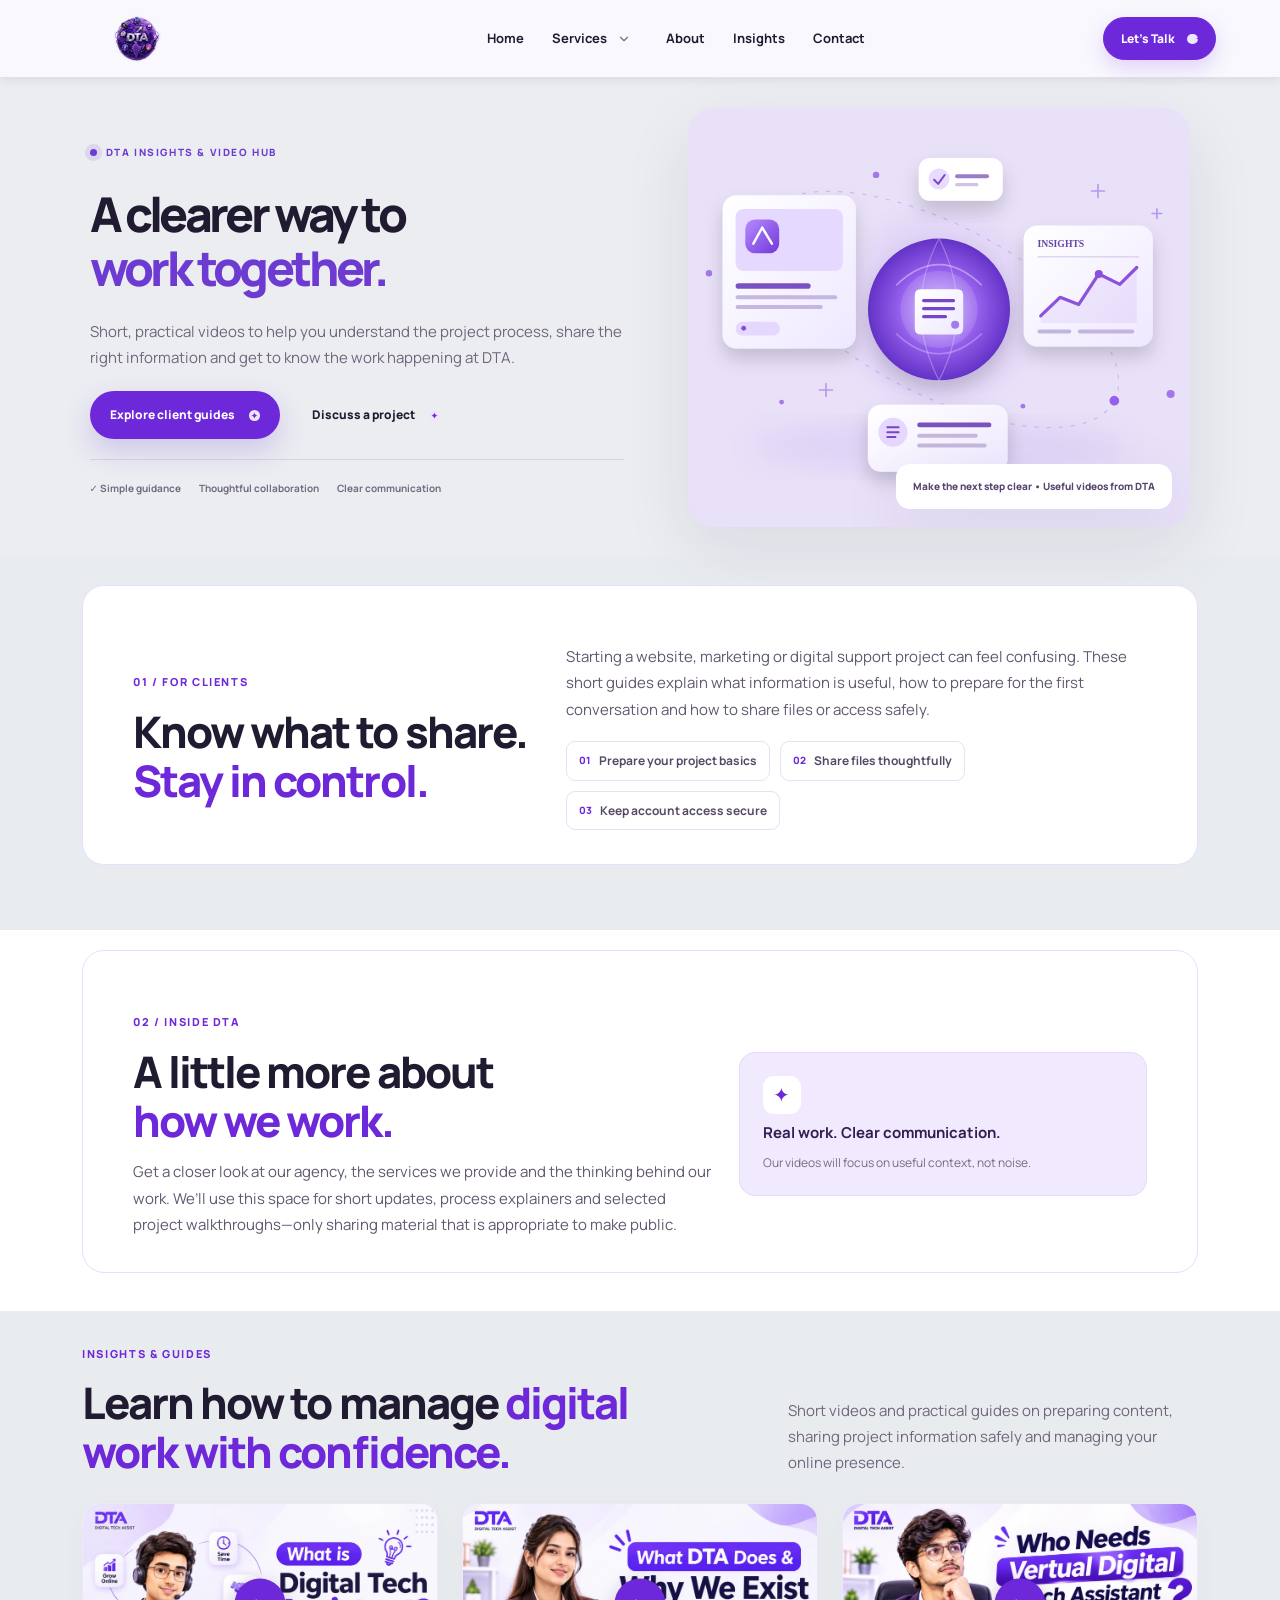
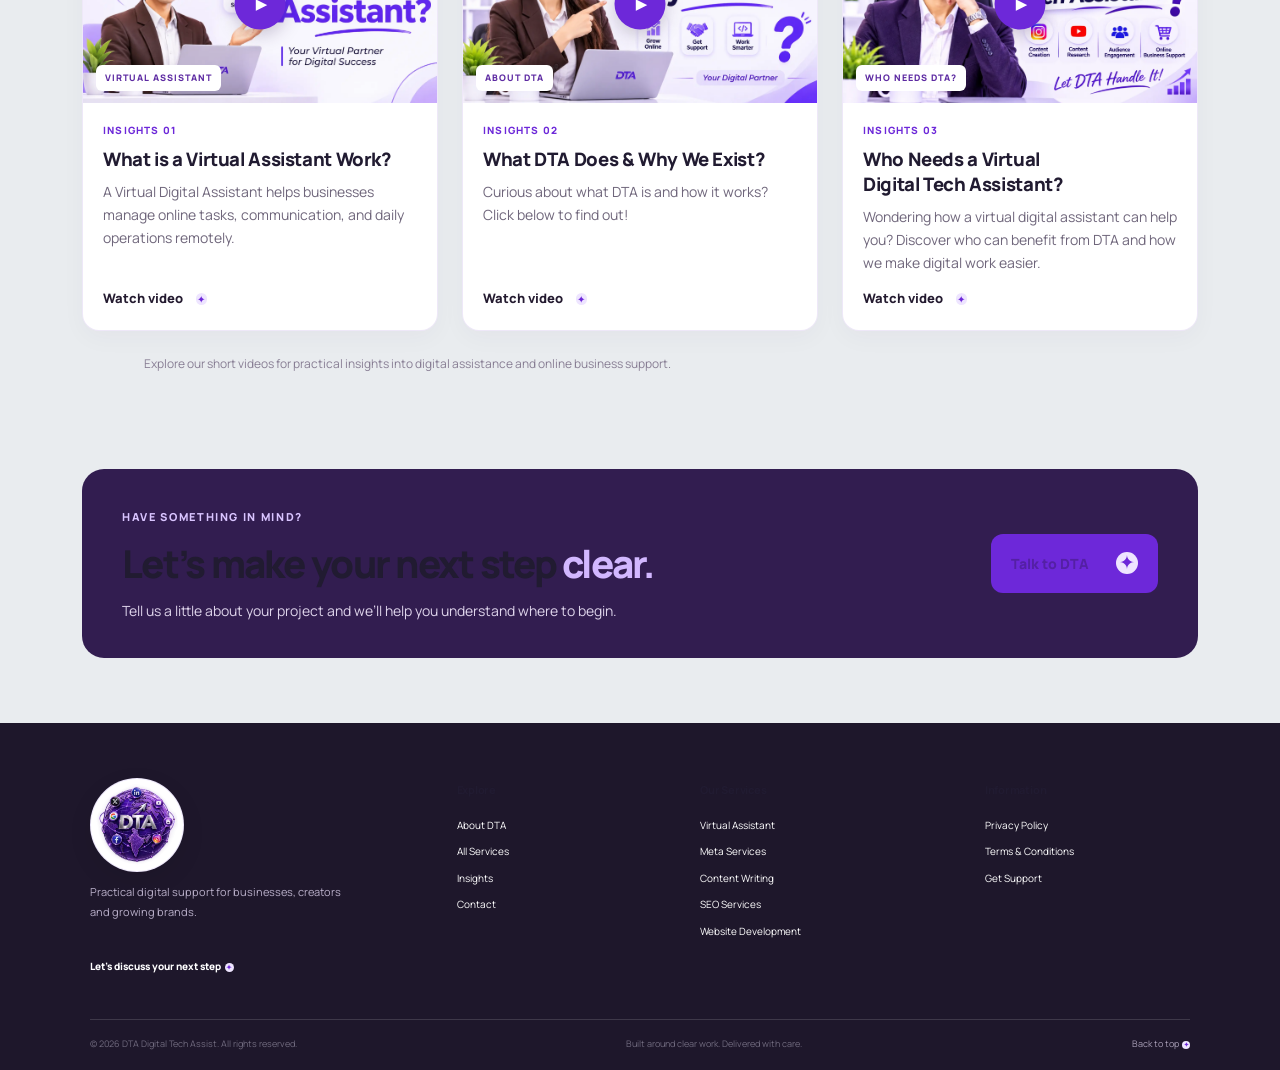
<file: blog.html>
<!doctype html>
<html lang="en">
<head>
  <meta charset="utf-8">
  <meta name="viewport" content="width=device-width,initial-scale=1">
  <meta http-equiv="refresh" content="0; url=insights.html">
  <link rel="canonical" href="https://digitaltechassist.com/insights.html">
  <title>Insights | DTA Digital Tech Assist</title>
  <script>window.location.replace('insights.html');</script>
</head>
<body>
  <p>Our blog has moved to <a href="insights.html">DTA Insights</a>.</p>
</body>
</html>
</file>
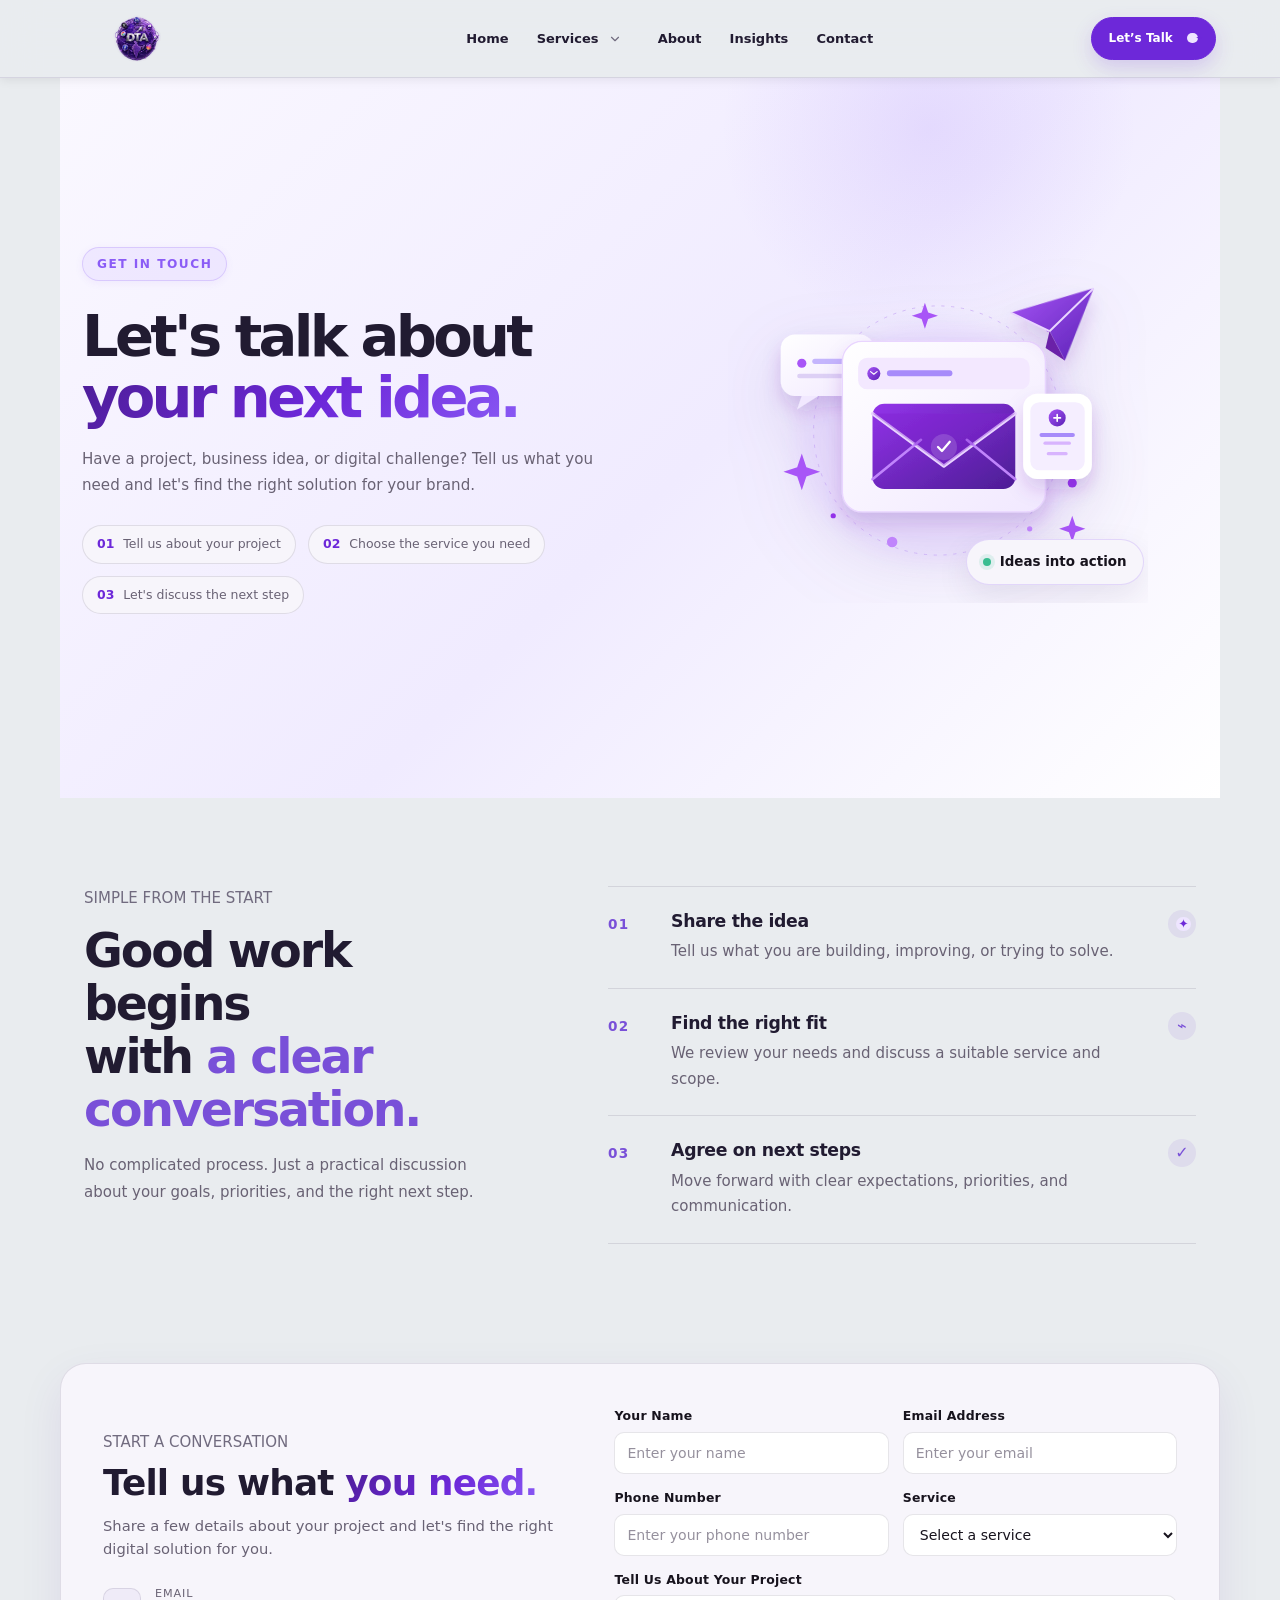
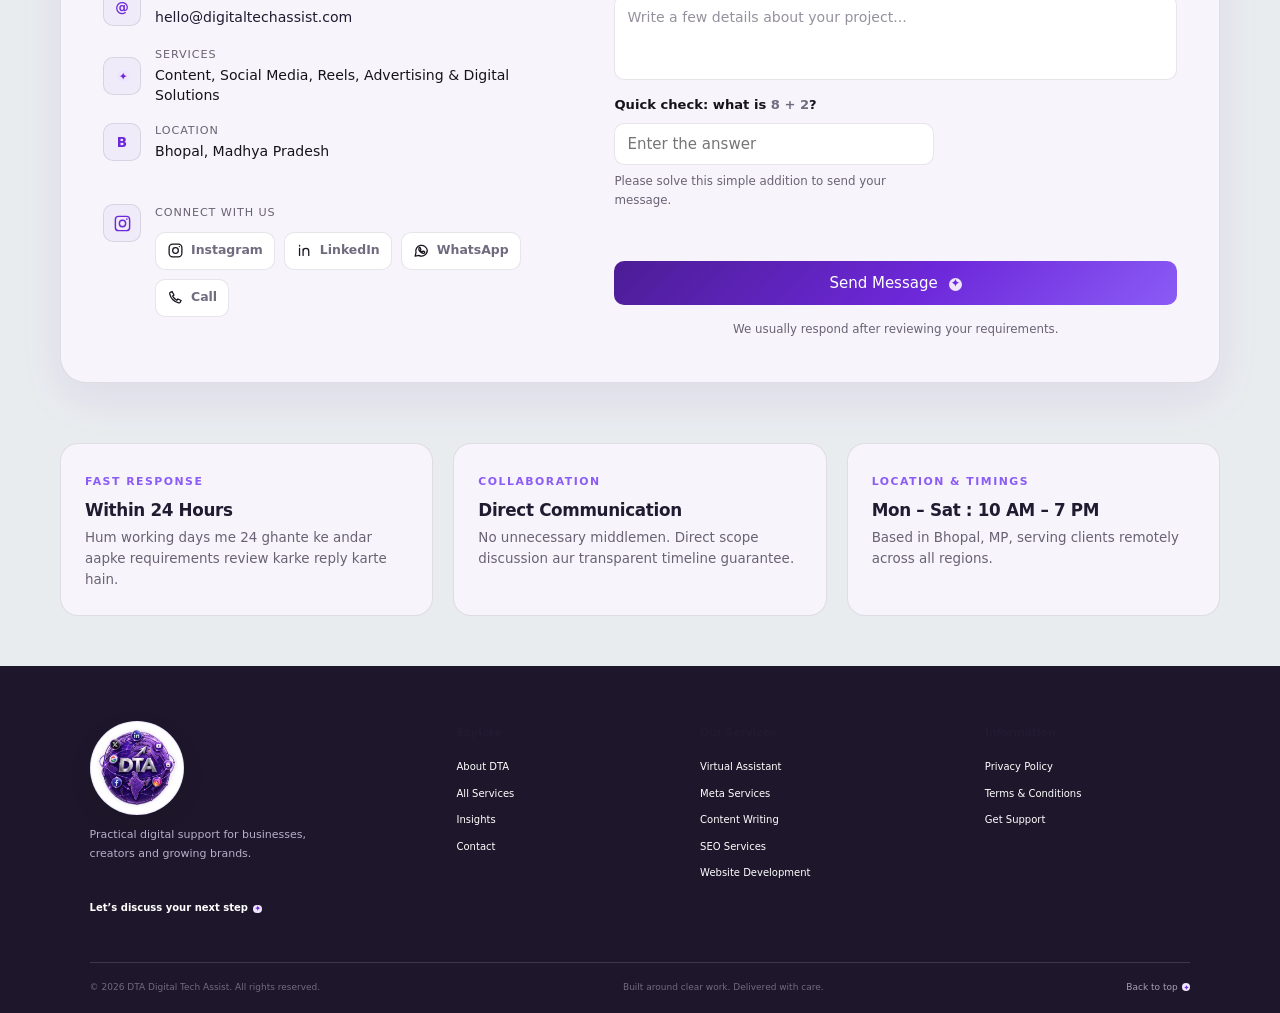
<file: contact.html>
<!DOCTYPE html>
<html lang="en">
<head>
  <meta charset="UTF-8">
  <meta name="viewport" content="width=device-width, initial-scale=1.0">
  <meta name="description" content="Contact DTA Digital Services for content writing, social media management, reels, advertising, SEO and website designing.">
  <meta name="theme-color" content="#6d28d9">
  <title>Contact | DTA Digital Services</title>
<link rel="stylesheet" href="DTA.css">
  <link rel="stylesheet" href="DTA_mobile.css">
  <link rel="stylesheet" href="premium.css">
  <link rel="stylesheet" href="landing-page.css">
  <link rel="stylesheet" href="final-polish.css">
  <link rel="stylesheet" href="page-layout-redesign.css">
  <style>
    /* Proper left-right padding & alignment fix matching other pages */
    .contact-page main {
      padding-left: clamp(20px, 5vw, 60px);
      padding-right: clamp(20px, 5vw, 60px);
      max-width: 1400px;
      margin: 0 auto;
    }
    .dta-contact-hero,
    .dta-contact-process,
    .dta-contact-form-section,
    .dta-contact-bottom-strip {
      width: 100%;
      box-sizing: border-box;
    }
    /* Top spacing fix for contact hero matching other pages */
    .dta-contact-hero {
      padding-top: 5px !important;
      margin-top: 0 !important;
      padding-bottom: 20px !important;
    }
  </style>
</head>

<body class="premium-site contact-page" id="top">

  <!-- ================= NAVBAR ================= -->
  <header class="premium-nav">
    <a class="premium-brand" href="index.html" aria-label="DTA Digital Tech Assist home">
      <img src="DTA-logo.webp" alt="DTA Digital Tech Assist">
    </a>
    <button class="premium-menu-toggle" aria-expanded="false" aria-label="Open navigation">☰</button>
    <nav class="premium-links" aria-label="Main navigation">
      <a href="index.html">Home</a>
      <div class="premium-dropdown">
        <a href="services.html">Services</a>
        <button class="premium-drop-toggle" aria-label="Show service pages" aria-expanded="false">
          <svg class="dta-chevron-icon" viewBox="0 0 24 24" aria-hidden="true"><path d="m6 9 6 6 6-6"/></svg>
        </button>
        <div class="premium-drop-menu">
          <a href="virtual-assistant.html">Virtual Assistant</a>
          <a href="meta-services.html">Meta Services</a>
          <a href="content-writing.html">Content Writing</a>
          <a href="seo.html">SEO Services</a>
          <a href="website-development.html">Website Development</a>
        </div>
      </div>
      <a href="about.html">About</a>
      <a href="insights.html">Insights</a>
      <a href="contact.html">Contact</a>
    </nav>
    <div class="premium-nav-actions">
      <a class="premium-nav-cta" href="contact.html">Let’s Talk <span><span class="dta-symbol-icon" aria-hidden="true">✦</span></span></a>
    </div>
  </header>

  <!-- ================= MAIN ================= -->
  <main>

    <!-- CONTACT HERO -->
    <section class="dta-contact-hero">
      <div class="dta-contact-hero-content reveal">
        <span class="badge">GET IN TOUCH</span>
        <h1>Let's talk about <span>your next idea.</span></h1>
        <p>Have a project, business idea, or digital challenge? Tell us what you need and let's find the right solution for your brand.</p>
        <div class="dta-contact-points">
          <span><strong>01</strong> Tell us about your project</span>
          <span><strong>02</strong> Choose the service you need</span>
          <span><strong>03</strong> Let's discuss the next step</span>
        </div>
      </div>
      <div class="dta-contact-hero-visual reveal">
        <div class="dta-contact-image-card dta-contact-svg-art">
          <img src="contact-hero.svg" alt="Illustration of a digital project coming together" width="640" height="520" fetchpriority="high">
          <span class="dta-contact-art-note" aria-hidden="true">
            <span class="dta-contact-art-dot"></span> Ideas into action
          </span>
        </div>
      </div>
    </section>

    <!-- CONTACT PROCESS -->
    <section class="dta-contact-process" aria-labelledby="contact-process-title">
      <div class="dta-contact-process-heading reveal">
        <span class="dta-contact-label">SIMPLE FROM THE START</span>
        <h2 id="contact-process-title">Good work begins with <span>a clear conversation.</span></h2>
        <p>No complicated process. Just a practical discussion about your goals, priorities, and the right next step.</p>
      </div>
      <ol class="dta-contact-process-list">
        <li class="reveal"><span class="dta-process-number">01</span><div><h3>Share the idea</h3><p>Tell us what you are building, improving, or trying to solve.</p></div><span class="dta-process-mark" aria-hidden="true"><span class="dta-symbol-icon" aria-hidden="true">✦</span></span></li>
        <li class="reveal"><span class="dta-process-number">02</span><div><h3>Find the right fit</h3><p>We review your needs and discuss a suitable service and scope.</p></div><span class="dta-process-mark" aria-hidden="true">⌁</span></li>
        <li class="reveal"><span class="dta-process-number">03</span><div><h3>Agree on next steps</h3><p>Move forward with clear expectations, priorities, and communication.</p></div><span class="dta-process-mark" aria-hidden="true">✓</span></li>
      </ol>
    </section>

    <!-- CONTACT FORM SECTION -->
    <section class="dta-contact-form-section">
      <div class="dta-contact-form-shell">

        <!-- Left Information -->
        <div class="dta-contact-intro reveal">
          <span class="dta-contact-label">START A CONVERSATION</span>
          <h2>Tell us what <span>you need.</span></h2>
          <p>Share a few details about your project and let's find the right digital solution for you.</p>

          <div class="dta-contact-info-list">
            <div class="dta-contact-info-item">
              <span class="dta-contact-info-icon">@</span>
              <div>
                <small>Email</small>
                <a href="mailto:hello@digitaltechassist.com">hello@digitaltechassist.com</a>
              </div>
            </div>

            <div class="dta-contact-info-item">
              <span class="dta-contact-info-icon"><span class="dta-symbol-icon" aria-hidden="true">✦</span></span>
              <div>
                <small>Services</small>
                <p>Content, Social Media, Reels, Advertising &amp; Digital Solutions</p>
              </div>
            </div>

            <div class="dta-contact-info-item">
              <span class="dta-contact-info-icon">B</span>
              <div>
                <small>Location</small>
                <p>Bhopal, Madhya Pradesh</p>
              </div>
            </div>
          </div>

          <!-- Social & Direct Contact Links -->
          <div class="dta-contact-info-item dta-social-item-row">
            <span class="dta-contact-info-icon" aria-hidden="true">
              <svg viewBox="0 0 24 24" focusable="false">
                <path d="M7 3h10a4 4 0 0 1 4 4v10a4 4 0 0 1-4 4H7a4 4 0 0 1-4-4V7a4 4 0 0 1 4-4Z"/>
                <circle cx="12" cy="12" r="4"/>
                <circle cx="17.5" cy="6.5" r="1" class="icon-fill"/>
              </svg>
            </span>
            <div class="dta-social-content">
              <small>Connect With Us</small>
              <div class="dta-form-social-links">
                <a href="https://www.instagram.com/digitaltechassist_2026/"
                   target="_blank" rel="noopener noreferrer"
                   class="dta-social-pill instagram"
                   aria-label="Visit DTA on Instagram">
                  <svg viewBox="0 0 24 24" aria-hidden="true" focusable="false">
                    <rect x="3" y="3" width="18" height="18" rx="5"/>
                    <circle cx="12" cy="12" r="4"/>
                    <circle cx="17.5" cy="6.5" r="1" class="icon-fill"/>
                  </svg>
                  <span>Instagram</span>
                </a>

                <a href="https://www.linkedin.com/in/amit-rana-engineer/"
                   target="_blank" rel="noopener noreferrer"
                   class="dta-social-pill linkedin"
                   aria-label="Visit LinkedIn profile">
                  <svg viewBox="0 0 24 24" aria-hidden="true" focusable="false">
                    <path d="M5 9v10M5 5.5v.1M10 19v-6a4 4 0 0 1 8 0v6M10 10v9"/>
                    <circle cx="5" cy="5" r="1" class="icon-fill"/>
                  </svg>
                  <span>LinkedIn</span>
                </a>

                <a href="https://wa.me/919685028124"
                   target="_blank" rel="noopener noreferrer"
                   class="dta-social-pill whatsapp"
                   aria-label="Chat with DTA on WhatsApp Business">
                  <svg viewBox="0 0 24 24" aria-hidden="true" focusable="false">
                    <path d="M20.2 11.8a8.2 8.2 0 0 1-12.1 7.1L3 20l1.2-4.8a8.2 8.2 0 1 1 16-3.4Z"/>
                    <path d="M8.5 8.2c.2-.5.5-.5.8-.5h.5c.2 0 .4.1.5.4l.8 1.8c.1.2.1.4-.1.6l-.6.7c-.2.2-.2.4 0 .6.5.9 1.2 1.6 2.1 2.1.2.1.4.1.6-.1l.8-.9c.2-.2.4-.2.6-.1l1.7.8c.3.1.4.3.4.5 0 .4-.2 1.1-.6 1.4-.4.4-1 .6-1.6.5-1-.1-2.4-.7-3.8-1.9-1.2-1-2.1-2.4-2.3-3.4-.2-.9.1-1.8.5-2.5Z"/>
                  </svg>
                  <span>WhatsApp</span>
                </a>

                <a href="tel:+919685028124"
                   class="dta-social-pill call"
                   aria-label="Call DTA at 9685028124">
                  <svg viewBox="0 0 24 24" aria-hidden="true" focusable="false">
                    <path d="M7.2 3.5 4.8 4.7c-.8.4-1.2 1.3-1 2.2 1.5 6.3 6.4 11.2 12.7 12.7.9.2 1.8-.2 2.2-1l1.2-2.4-4.5-2.1-1.5 1.8a14 14 0 0 1-5.9-5.9l1.8-1.5-2.6-5Z"/>
                  </svg>
                  <span>Call</span>
                </a>
              </div>
            </div>
          </div>

        </div>

        <!-- FORM WRAPPER -->
        <div class="dta-contact-form-wrapper reveal">
          <form class="dta-contact-form" id="dtaContactForm" action="https://api.web3forms.com/submit" method="POST">
            <input type="hidden" name="access_key" value="87a3e2ba-e0e5-4440-a076-a20931be5edc">
            <input type="hidden" name="subject" value="New Contact Form Submission - DTA Digital Services">
            <input type="hidden" name="from_name" value="DTA Digital Services Website">
            <input type="checkbox" name="botcheck" class="dta-contact-hp-field" tabindex="-1" autocomplete="off">

            <div class="dta-contact-form-row">
              <div class="dta-contact-field">
                <label for="dta-contact-name">Your Name</label>
                <input type="text" id="dta-contact-name" name="name" placeholder="Enter your name" autocomplete="name" required>
              </div>
              <div class="dta-contact-field">
                <label for="dta-contact-email">Email Address</label>
                <input type="email" id="dta-contact-email" name="email" placeholder="Enter your email" autocomplete="email" required>
              </div>
            </div>

            <div class="dta-contact-form-row">
              <div class="dta-contact-field">
                <label for="dta-contact-phone">Phone Number</label>
                <input type="tel" id="dta-contact-phone" name="phone" placeholder="Enter your phone number" autocomplete="tel">
              </div>
              <div class="dta-contact-field">
                <label for="dta-contact-service">Service</label>
                <select id="dta-contact-service" name="service" required>
                  <option value="" selected disabled>Select a service</option>
                  <option value="Content Writing">Content Writing</option>
                  <option value="Social Media Managing">Social Media Managing</option>
                  <option value="Reels & Advertising">Reels &amp; Advertising</option>
                  <option value="SEO">SEO</option>
                  <option value="Website Designing">Website Designing</option>
                  <option value="Digital Assistant Services">Digital Assistant Services</option>
                  <option value="Other">Other</option>
                </select>
              </div>
            </div>

            <div class="dta-contact-field">
              <label for="dta-contact-message">Tell Us About Your Project</label>
              <textarea id="dta-contact-message" name="message" rows="6" placeholder="Write a few details about your project..." required></textarea>
            </div>

            <!-- Lightweight arithmetic check (client-side; not a substitute for server-side anti-abuse protection). -->
            <div class="dta-contact-captcha" id="dtaArithmeticCaptcha">
              <label for="dtaCaptchaAnswer">Quick check: what is <span id="dtaCaptchaQuestion">3 + 4</span>?</label>
              <input
                type="number"
                id="dtaCaptchaAnswer"
                inputmode="numeric"
                step="1"
                min="0"
                max="18"
                placeholder="Enter the answer"
                autocomplete="off"
                required
                aria-describedby="dtaCaptchaHelp"
              >
              <small id="dtaCaptchaHelp">Please solve this simple addition to send your message.</small>
            </div>

            <div class="dta-contact-form-status" id="dtaFormStatus" aria-live="polite"></div>

            <button type="submit" class="dta-contact-submit" id="dtaSubmitButton">
              Send Message <span aria-hidden="true"><span class="dta-symbol-icon" aria-hidden="true">✦</span></span>
            </button>

            <p class="dta-contact-form-note">We usually respond after reviewing your requirements.</p>
          </form>
        </div>

      </div>
    </section>

    <!-- CONTACT BOTTOM STRIP -->
    <section class="dta-contact-bottom-strip">
      <div class="dta-contact-strip-shell">
        <div class="dta-strip-col">
          <span class="dta-strip-badge">FAST RESPONSE</span>
          <h4>Within 24 Hours</h4>
          <p>Hum working days me 24 ghante ke andar aapke requirements review karke reply karte hain.</p>
        </div>
        <div class="dta-strip-col">
          <span class="dta-strip-badge">COLLABORATION</span>
          <h4>Direct Communication</h4>
          <p>No unnecessary middlemen. Direct scope discussion aur transparent timeline guarantee.</p>
        </div>
        <div class="dta-strip-col">
          <span class="dta-strip-badge">LOCATION & TIMINGS</span>
          <h4>Mon – Sat : 10 AM – 7 PM</h4>
          <p>Based in Bhopal, MP, serving clients remotely across all regions.</p>
        </div>
      </div>
    </section>

  </main>

  <!-- ================= FOOTER ================= -->
  <footer class="premium-footer">
    <div class="premium-footer-main">
      <div class="premium-footer-brand">
        <a href="index.html"><img src="DTA-logo.webp" alt="DTA Digital Tech Assist"></a>
        <p>Practical digital support for businesses, creators and growing brands.</p>
        <a class="footer-email" href="mailto:hello@digitaltechassist.com">Let’s discuss your next step <span class="dta-symbol-icon" aria-hidden="true">✦</span></a>
      </div>
      <div>
        <h3>Explore</h3>
        <a href="about.html">About DTA</a>
        <a href="services.html">All Services</a>
        <a href="insights.html">Insights</a>
        <a href="contact.html">Contact</a>
      </div>
      <div>
        <h3>Our Services</h3>
        <a href="virtual-assistant.html">Virtual Assistant</a>
        <a href="meta-services.html">Meta Services</a>
        <a href="content-writing.html">Content Writing</a>
        <a href="seo.html">SEO Services</a>
        <a href="website-development.html">Website Development</a>
      </div>
      <div>
        <h3>Information</h3>
        <a href="privacy.html">Privacy Policy</a>
        <a href="terms.html">Terms &amp; Conditions</a>
        <a href="contact.html">Get Support</a>
      </div>
    </div>
    <div class="premium-footer-bottom">
      <span>© <span data-year></span> DTA Digital Tech Assist. All rights reserved.</span>
      <span>Built around clear work. Delivered with care.</span>
      <a href="#top">Back to top <span class="dta-symbol-icon" aria-hidden="true">✦</span></a>
    </div>
  </footer>

  <!-- Scripts -->
  <script src="DTA.js"></script>
  <script src="premium.js"></script>
</body>
</html>
</file>
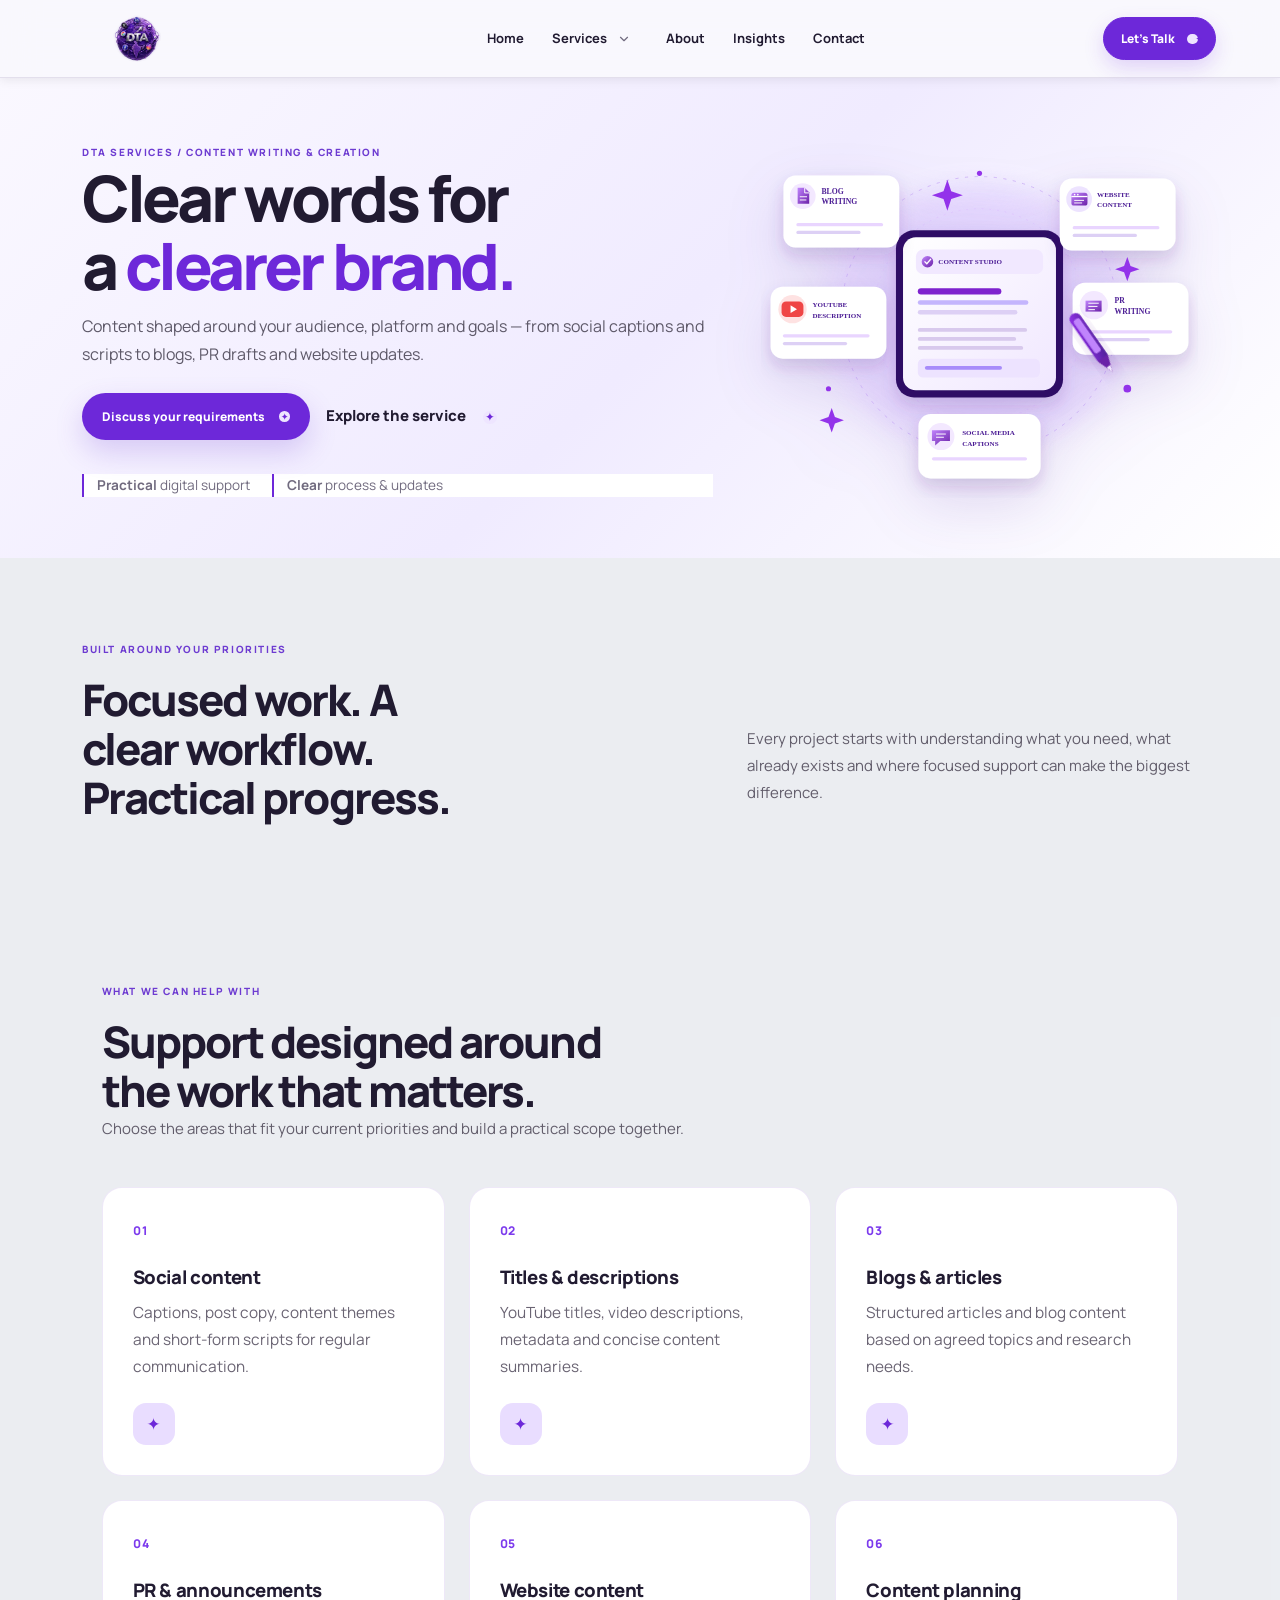
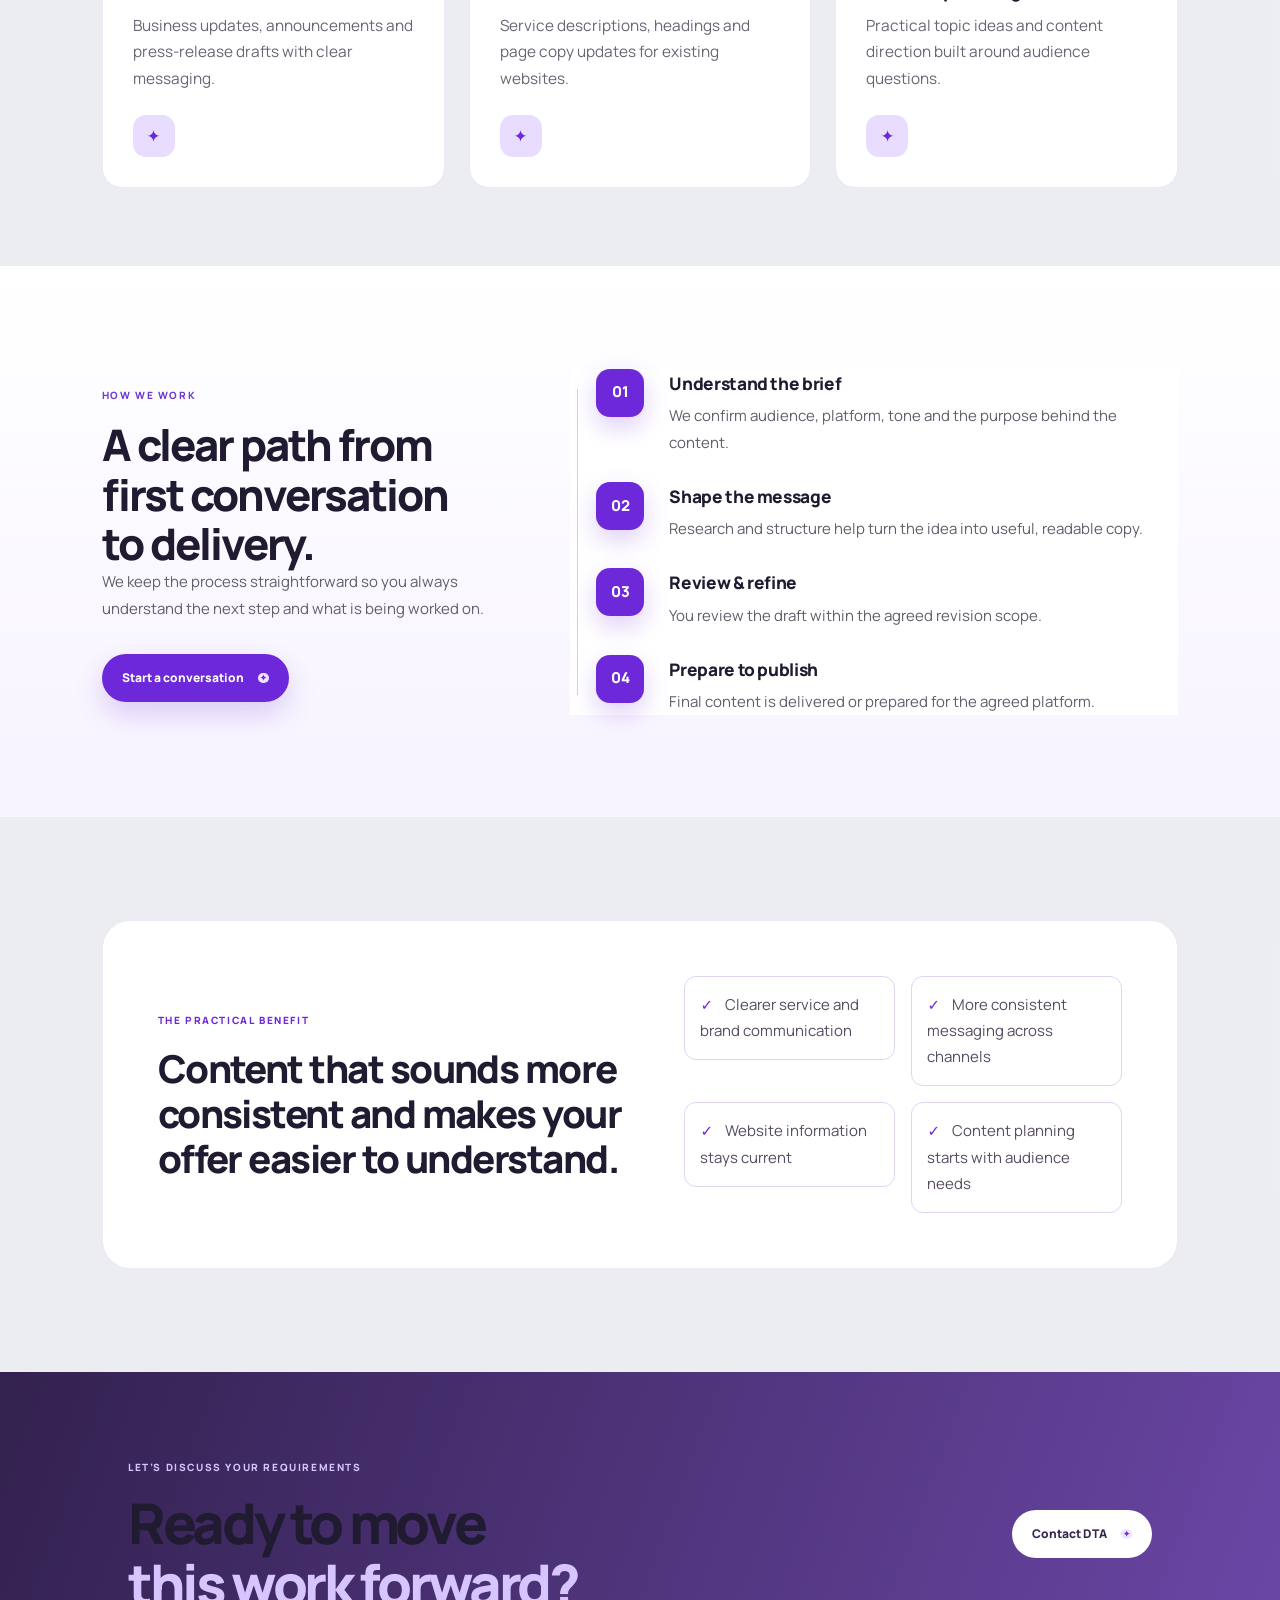
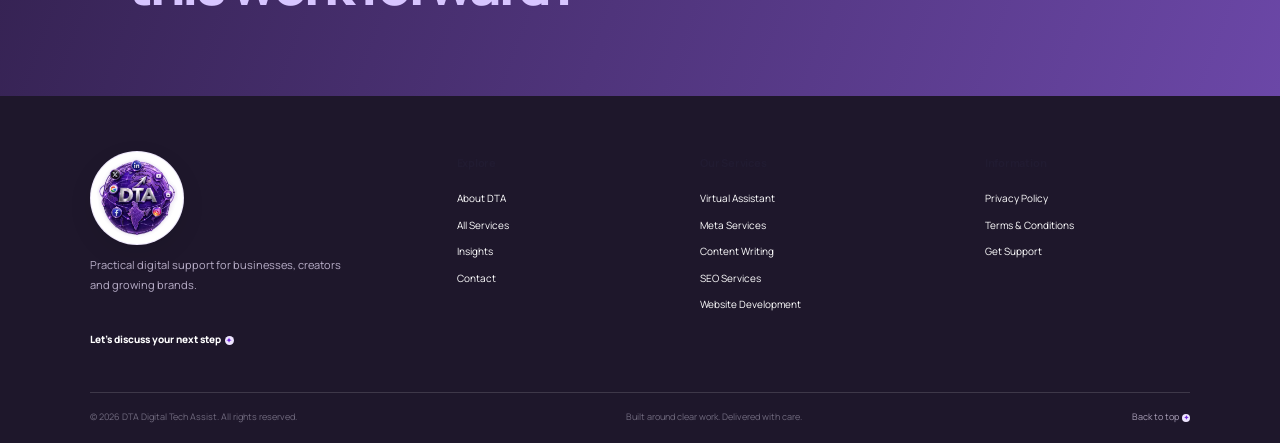
<file: content-writing.html>
<!doctype html>
<html lang="en">
<head>
  <meta charset="utf-8">
  <meta name="viewport" content="width=device-width,initial-scale=1">
  <meta name="description" content="CONTENT WRITING & CREATION by DTA Digital Tech Assist.">
  <title>Content Writing & Creation | DTA Digital Tech Assist</title>

  <link rel="preconnect" href="https://fonts.googleapis.com">
  <link rel="preconnect" href="https://fonts.gstatic.com" crossorigin>
  <link href="https://fonts.googleapis.com/css2?family=Manrope:wght@400;500;600;700;800&display=swap" rel="stylesheet">
  <link href="https://cdn.jsdelivr.net/npm/bootstrap@5.3.3/dist/css/bootstrap.min.css" rel="stylesheet">

  <link rel="stylesheet" href="DTA.css">
  <link rel="stylesheet" href="DTA_mobile.css">
  <link rel="stylesheet" href="premium.css">
  <link rel="stylesheet" href="final-polish.css">

  <style>
    .ss-hero {
      padding-top: clamp(24px, 4vw, 45px) !important;
      padding-bottom: clamp(24px, 4vw, 45px) !important;
    }
  </style>
  <link rel="stylesheet" href="subpages-final.css">
</head>

<body class="premium-site ss-page dta-subpage-theme" id="top">

  <!-- HEADER -->
  <header class="premium-nav">
    <a class="premium-brand" href="index.html" aria-label="DTA Digital Tech Assist home">
      <img src="DTA-logo.webp" alt="DTA Digital Tech Assist">
    </a>
    <button class="premium-menu-toggle" aria-expanded="false" aria-label="Open navigation">☰</button>

    <nav class="premium-links" aria-label="Main navigation">
      <a href="index.html">Home</a>
      <div class="premium-dropdown">
        <a href="services.html">Services</a>
        <button class="premium-drop-toggle" aria-label="Show service pages" aria-expanded="false">
          <svg class="dta-chevron-icon" viewBox="0 0 24 24" aria-hidden="true"><path d="m6 9 6 6 6-6"/></svg>
        </button>
        <div class="premium-drop-menu">
          <a href="virtual-assistant.html">Virtual Assistant</a>
          <a href="meta-services.html">Meta Services</a>
          <a href="content-writing.html">Content Writing</a>
          <a href="seo.html">SEO Services</a>
          <a href="website-development.html">Website Development</a>

        </div>
      </div>
      <a href="about.html">About</a>
      <a href="insights.html">Insights</a>
      <a href="contact.html">Contact</a>
    </nav>

    <div class="premium-nav-actions">
      <a class="premium-nav-cta" href="contact.html">Let’s Talk <span><span class="dta-symbol-icon" aria-hidden="true">✦</span></span></a>
    </div>
  </header>

  <!-- MAIN CONTENT -->
  <main>
    <!-- HERO SECTION -->
    <section class="ss-hero overflow-hidden">
      <div class="container">
        <div class="row align-items-center g-5">
          <div class="col-lg-7">
            <div class="ss-reveal">
              <span class="eyebrow">DTA SERVICES / CONTENT WRITING & CREATION</span>
              <h1>Clear words for a <em>clearer brand.</em></h1>
              <p>Content shaped around your audience, platform and goals — from social captions and scripts to blogs, PR drafts and website updates.</p>
              <div class="d-flex flex-wrap gap-3 mt-4">
                <a class="p-btn p-btn-primary" href="contact.html">Discuss your requirements <span class="dta-symbol-icon" aria-hidden="true">✦</span></a>
                <a class="ss-text-link" href="#services">Explore the service <span><span class="dta-symbol-icon" aria-hidden="true">✦</span></span></a>
              </div>
              <div class="ss-mini-proof">
                <span><b>Practical</b> digital support</span>
                <span><b>Clear</b> process & updates</span>
              </div>
            </div>
          </div>
          <div class="col-lg-5">
            <div class="ss-visual ss-reveal">
              <div class="ss-glow"></div>
              <img src="herocontentwriting.svg" alt="CONTENT WRITING & CREATION illustration">

            </div>
          </div>
        </div>
      </div>
    </section>

    <!-- INTRO SECTION -->
    <section class="ss-intro p-section">
      <div class="container">
        <div class="row align-items-end g-4">
          <div class="col-lg-6">
            <span class="eyebrow">BUILT AROUND YOUR PRIORITIES</span>
            <h2>Focused work. A clear workflow. Practical progress.</h2>
          </div>
          <div class="col-lg-5 offset-lg-1">
            <p>Every project starts with understanding what you need, what already exists and where focused support can make the biggest difference.</p>
          </div>
        </div>
      </div>
    </section>

    <!-- SERVICES CARDS SECTION -->
    <section class="ss-services p-section" id="services">
      <div class="container">
        <div class="ss-heading">
          <span class="eyebrow">WHAT WE CAN HELP WITH</span>
          <h2>Support designed around the work that matters.</h2>
          <p>Choose the areas that fit your current priorities and build a practical scope together.</p>
        </div>
        <div class="row g-4">
          <div class="col-md-6 col-xl-4">
            <article class="ss-card">
              <span>01</span>
              <h3>Social content</h3>
              <p>Captions, post copy, content themes and short-form scripts for regular communication.</p>
              <div class="ss-card-arrow"><span class="dta-symbol-icon" aria-hidden="true">✦</span></div>
            </article>
          </div>
          <div class="col-md-6 col-xl-4">
            <article class="ss-card">
              <span>02</span>
              <h3>Titles & descriptions</h3>
              <p>YouTube titles, video descriptions, metadata and concise content summaries.</p>
              <div class="ss-card-arrow"><span class="dta-symbol-icon" aria-hidden="true">✦</span></div>
            </article>
          </div>
          <div class="col-md-6 col-xl-4">
            <article class="ss-card">
              <span>03</span>
              <h3>Blogs & articles</h3>
              <p>Structured articles and blog content based on agreed topics and research needs.</p>
              <div class="ss-card-arrow"><span class="dta-symbol-icon" aria-hidden="true">✦</span></div>
            </article>
          </div>
          <div class="col-md-6 col-xl-4">
            <article class="ss-card">
              <span>04</span>
              <h3>PR & announcements</h3>
              <p>Business updates, announcements and press-release drafts with clear messaging.</p>
              <div class="ss-card-arrow"><span class="dta-symbol-icon" aria-hidden="true">✦</span></div>
            </article>
          </div>
          <div class="col-md-6 col-xl-4">
            <article class="ss-card">
              <span>05</span>
              <h3>Website content</h3>
              <p>Service descriptions, headings and page copy updates for existing websites.</p>
              <div class="ss-card-arrow"><span class="dta-symbol-icon" aria-hidden="true">✦</span></div>
            </article>
          </div>
          <div class="col-md-6 col-xl-4">
            <article class="ss-card">
              <span>06</span>
              <h3>Content planning</h3>
              <p>Practical topic ideas and content direction built around audience questions.</p>
              <div class="ss-card-arrow"><span class="dta-symbol-icon" aria-hidden="true">✦</span></div>
            </article>
          </div>
        </div>
      </div>
    </section>

    <!-- PROCESS SECTION -->
    <section class="ss-process p-section">
      <div class="container">
        <div class="row align-items-center g-5">
          <div class="col-lg-5">
            <span class="eyebrow">HOW WE WORK</span>
            <h2>A clear path from first conversation to delivery.</h2>
            <p>We keep the process straightforward so you always understand the next step and what is being worked on.</p>
            <a class="p-btn p-btn-primary mt-3" href="contact.html">Start a conversation <span class="dta-symbol-icon" aria-hidden="true">✦</span></a>
          </div>
          <div class="col-lg-7">
            <div class="ss-timeline">
              <article>
                <span>01</span>
                <div>
                  <h3>Understand the brief</h3>
                  <p>We confirm audience, platform, tone and the purpose behind the content.</p>
                </div>
              </article>
              <article>
                <span>02</span>
                <div>
                  <h3>Shape the message</h3>
                  <p>Research and structure help turn the idea into useful, readable copy.</p>
                </div>
              </article>
              <article>
                <span>03</span>
                <div>
                  <h3>Review & refine</h3>
                  <p>You review the draft within the agreed revision scope.</p>
                </div>
              </article>
              <article>
                <span>04</span>
                <div>
                  <h3>Prepare to publish</h3>
                  <p>Final content is delivered or prepared for the agreed platform.</p>
                </div>
              </article>
            </div>
          </div>
        </div>
      </div>
    </section>

    <!-- BENEFITS SECTION -->
    <section class="ss-benefits p-section">
      <div class="container">
        <div class="ss-benefit-box">
          <div>
            <span class="eyebrow">THE PRACTICAL BENEFIT</span>
            <h2>Content that sounds more consistent and makes your offer easier to understand.</h2>
          </div>
          <div class="row g-3">
            <div class="col-sm-6"><p><b>✓</b> Clearer service and brand communication</p></div>
            <div class="col-sm-6"><p><b>✓</b> More consistent messaging across channels</p></div>
            <div class="col-sm-6"><p><b>✓</b> Website information stays current</p></div>
            <div class="col-sm-6"><p><b>✓</b> Content planning starts with audience needs</p></div>
          </div>
        </div>
      </div>
    </section>

    <!-- FINAL CTA SECTION -->
    <section class="p-final-cta">
      <div>
        <span class="eyebrow">LET’S DISCUSS YOUR REQUIREMENTS</span>
        <h2>Ready to move<br><em>this work forward?</em></h2>
      </div>
      <a class="p-btn p-btn-light" href="contact.html">Contact DTA <span class="dta-symbol-icon" aria-hidden="true">✦</span></a>
    </section>
  </main>

  <!-- FOOTER -->
  <footer class="premium-footer">
    <div class="premium-footer-main">
      <div class="premium-footer-brand">
        <a href="index.html"><img src="DTA-logo.webp" alt="DTA Digital Tech Assist"></a>
        <p>Practical digital support for businesses, creators and growing brands.</p>
        <a class="footer-email" href="mailto:hello@digitaltechassist.com">Let’s discuss your next step <span class="dta-symbol-icon" aria-hidden="true">✦</span></a>
      </div>
      <div>
        <h3>Explore</h3>
        <a href="about.html">About DTA</a>
        <a href="services.html">All Services</a>
        <a href="insights.html">Insights</a>
        <a href="contact.html">Contact</a>
      </div>
      <div>
        <h3>Our Services</h3>
        <a href="virtual-assistant.html">Virtual Assistant</a>
        <a href="meta-services.html">Meta Services</a>
        <a href="content-writing.html">Content Writing</a>
        <a href="seo.html">SEO Services</a>
        <a href="website-development.html">Website Development</a>

      </div>
      <div>
        <h3>Information</h3>
        <a href="privacy.html">Privacy Policy</a>
        <a href="terms.html">Terms &amp; Conditions</a>
        <a href="contact.html">Get Support</a>
      </div>
    </div>
    <div class="premium-footer-bottom">
      <span>© <span data-year></span> DTA Digital Tech Assist. All rights reserved.</span>
      <span>Built around clear work. Delivered with care.</span>
      <a href="#top">Back to top <span class="dta-symbol-icon" aria-hidden="true">✦</span></a>
    </div>
  </footer>

  <!-- SCRIPTS -->
  <script src="https://cdn.jsdelivr.net/npm/bootstrap@5.3.3/dist/js/bootstrap.bundle.min.js"></script>
  <script src="DTA.js"></script>
  <script src="premium.js"></script>
</body>
</html>
</file>
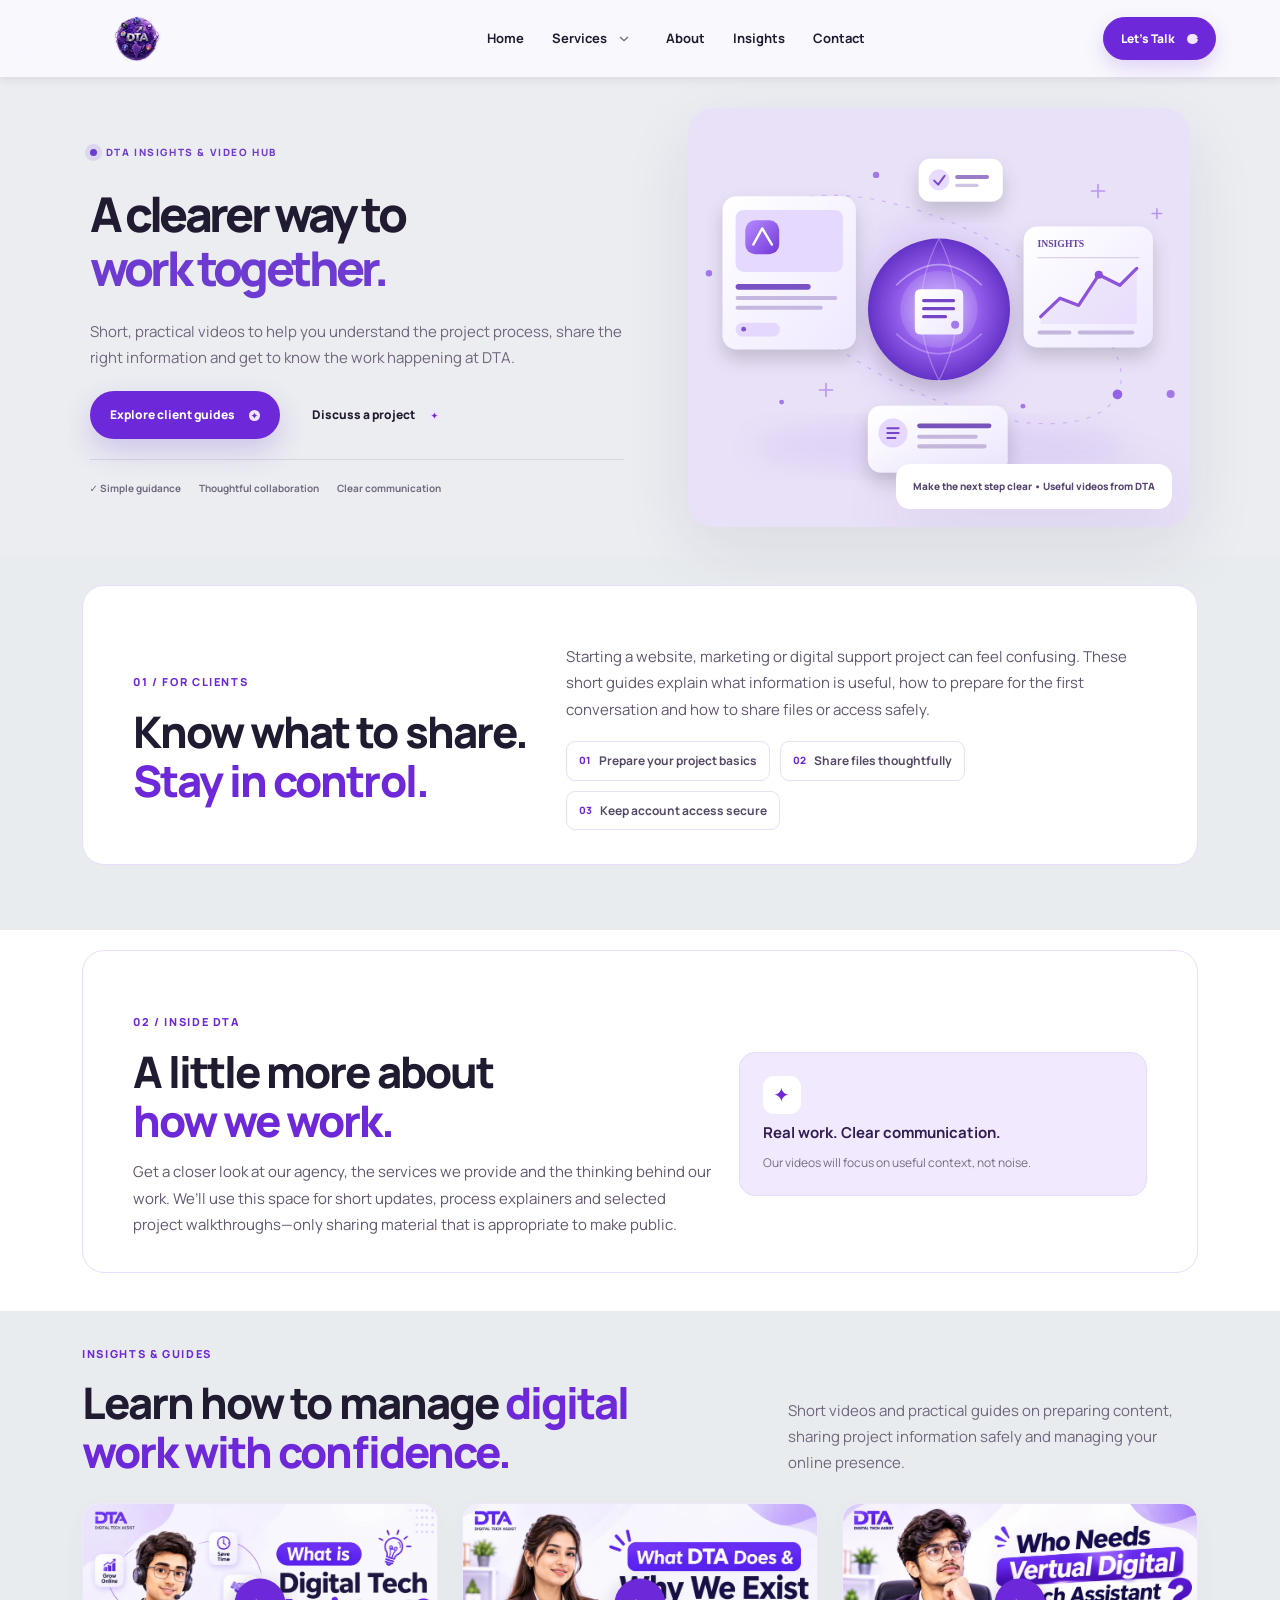
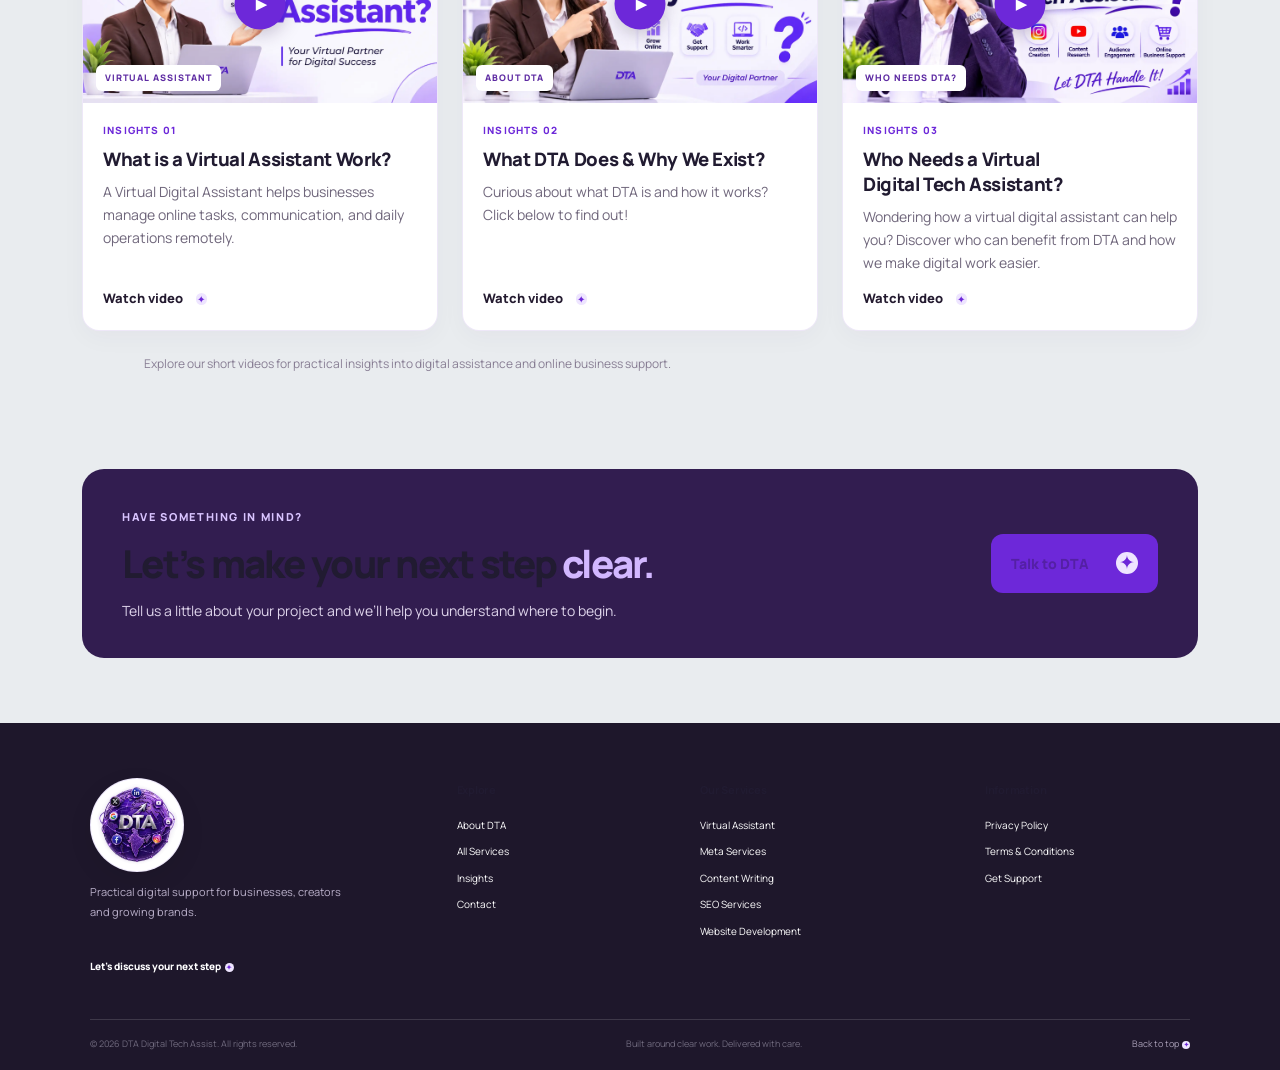
<file: insights.html>
<!DOCTYPE html>
<html lang="en">
<head>
  <meta charset="UTF-8" />
  <meta name="viewport" content="width=device-width, initial-scale=1.0" />
  <meta name="description" content="Explore DTA Insights: practical project guides, safe client collaboration, digital marketing preparation, and how we work." />
  <meta name="theme-color" content="#6d28d9" />
  <title>Insights | DTA Digital Tech Assist</title>
  <link rel="preconnect" href="https://fonts.googleapis.com" />
  <link rel="preconnect" href="https://fonts.gstatic.com" crossorigin />
  <link href="https://fonts.googleapis.com/css2?family=Manrope:wght@400;500;600;700;800&display=swap" rel="stylesheet" />
  <link href="https://cdn.jsdelivr.net/npm/bootstrap@5.3.3/dist/css/bootstrap.min.css" rel="stylesheet" integrity="sha384-QWTKZyjpPEjISv5WaRU9OFeRpok6YctnYmDr5pNlyT2bRjXh0JMhjY6hW+ALEwIH" crossorigin="anonymous" />
  <link rel="stylesheet" href="DTA.css" />
  <link rel="stylesheet" href="DTA_mobile.css" />
  <link rel="stylesheet" href="premium.css">
  <link rel="stylesheet" href="insights-page.css">
  <link rel="stylesheet" href="final-polish.css">
  <link rel="stylesheet" href="page-layout-redesign.css">
  <link rel="canonical" href="https://digitaltechassist.com/insights.html" />
  <link rel="stylesheet" href="subpages-final.css">
</head>
<body class="blog-page insights-page premium-site dta-subpage-theme" id="top">
  <header class="premium-nav"><a class="premium-brand" href="index.html" aria-label="DTA Digital Tech Assist home"><img src="DTA-logo.webp" alt="DTA Digital Tech Assist"></a><button class="premium-menu-toggle" aria-expanded="false" aria-label="Open navigation">☰</button><nav class="premium-links" aria-label="Main navigation"><a href="index.html">Home</a><div class="premium-dropdown"><a href="services.html">Services</a><button class="premium-drop-toggle" aria-label="Show service pages" aria-expanded="false"><svg class="dta-chevron-icon" viewBox="0 0 24 24" aria-hidden="true"><path d="m6 9 6 6 6-6"/></svg></button><div class="premium-drop-menu"><a href="virtual-assistant.html">Virtual Assistant</a><a href="meta-services.html">Meta Services</a><a href="content-writing.html">Content Writing</a><a href="seo.html">SEO Services</a><a href="website-development.html">Website Development</a></div></div><a href="about.html">About</a><a href="insights.html">Insights</a><a href="contact.html">Contact</a></nav><div class="premium-nav-actions"><a class="premium-nav-cta" href="contact.html">Let’s Talk <span><span class="dta-symbol-icon" aria-hidden="true">✦</span></span></a></div></header>

  <main class="insights-v2">
  <section class="premium-hero" aria-labelledby="iv-title" style="min-height: auto; padding-top: 30px; padding-bottom: 30px;">
    <div class="premium-hero-copy reveal">
      <span class="eyebrow"><i></i> DTA INSIGHTS &amp; VIDEO HUB</span>
      <h1 id="iv-title" style="font-size: clamp(32px, 3.8vw, 48px); line-height: 1.12;">A clearer way to<br/><em>work together.</em></h1>
      <p>Short, practical videos to help you understand the project process, share the right information and get to know the work happening at DTA.</p>
      <div class="hero-actions" style="margin-top: 20px;">
        <a class="p-btn p-btn-primary" href="#client-guides">Explore client guides <span><span class="dta-symbol-icon" aria-hidden="true">✦</span></span></a>
        <a class="p-btn p-btn-quiet" href="contact.html">Discuss a project <span><span class="dta-symbol-icon" aria-hidden="true">✦</span></span></a>
      </div>
      <div class="hero-proof" style="margin-top: 20px;">
        <span>✓ Simple guidance</span>
        <span>Thoughtful collaboration</span>
        <span>Clear communication</span>
      </div>
    </div>
    <div class="p-about-visual reveal" style="width: 100%; max-width: 520px; aspect-ratio: 1.2/1; background: #e9e1f8; border-radius: 26px; overflow: hidden; position: relative; box-shadow: 0 24px 70px rgba(54,35,91,.09);">
      <img src="insights-hero-modern.svg" alt="Digital project planning and collaboration illustration" style="position: absolute; inset: 0; width: 100%; height: 100%; object-fit: cover;" />
      <div class="about-note">Make the next step clear • Useful videos from DTA</div>
    </div>
  </section>
  <section class="iv-info-wrap" aria-labelledby="iv-info-title"><div class="container"><div class="iv-info-panel row align-items-center g-4">
    <div class="col-lg-5"><span class="iv-kicker">01 / FOR CLIENTS</span><h2 id="iv-info-title">Know what to share. <em>Stay in control.</em></h2></div>
    <div class="col-lg-7"><p>Starting a website, marketing or digital support project can feel confusing. These short guides explain what information is useful, how to prepare for the first conversation and how to share files or access safely.</p><div class="iv-info-points"><span><b>01</b> Prepare your project basics</span><span><b>02</b> Share files thoughtfully</span><span><b>03</b> Keep account access secure</span></div></div>
  </div></div></section>

  <section class="iv-agency-intro" aria-labelledby="iv-agency-info-title"><div class="container"><div class="iv-agency-panel row align-items-center g-4"><div class="col-lg-7"><span class="iv-kicker">02 / INSIDE DTA</span><h2 id="iv-agency-info-title">A little more about <em>how we work.</em></h2><p>Get a closer look at our agency, the services we provide and the thinking behind our work. We’ll use this space for short updates, process explainers and selected project walkthroughs—only sharing material that is appropriate to make public.</p></div><div class="col-lg-5"><div class="iv-agency-callout"><span class="iv-callout-icon">✦</span><b>Real work. Clear communication.</b><small>Our videos will focus on useful context, not noise.</small></div></div></div></div></section>

<section id="client-guides" class="iv-video-section container iv-agency-videos" aria-labelledby="iv-agency-title">

  <div class="iv-section-head">
    <div>
      <span class="iv-kicker">INSIGHTS &amp; GUIDES</span>
      <h2 id="iv-agency-title">Learn how to manage <em>digital work with confidence.</em></h2>
    </div>
    <p>Short videos and practical guides on preparing content, sharing project information safely and managing your online presence.</p>
  </div>

  <div class="row g-4 iv-video-grid">

    <!-- VIDEO 01 -->
    <div class="col-md-6 col-lg-4">
      <article class="iv-video-card">
        <a class="iv-thumb"
           href="https://www.instagram.com/reel/DfRnQ79tt8E/?utm_source=ig_web_button_share_sheet"
           target="_blank"
           rel="noopener noreferrer"
           aria-label="Watch Virtual Assistant introduction video">

          <img src="DTA1.webp" alt="Professional virtual assistant team">
          <span class="iv-play">▶</span>
          <span class="iv-duration">VIRTUAL ASSISTANT</span>
        </a>

        <div class="iv-video-copy">
          <span>INSIGHTS 01</span>
          <h3>What is a Virtual Assistant Work?</h3>
          <p>A Virtual Digital Assistant helps businesses manage online tasks, communication, and daily operations remotely.</p>
          <a href="https://www.instagram.com/reel/DfRnQ79tt8E/?utm_source=ig_web_button_share_sheet"
             target="_blank"
             rel="noopener noreferrer">
            Watch video <b><span class="dta-symbol-icon" aria-hidden="true">✦</span></b>
          </a>
        </div>
      </article>
    </div>

    <!-- VIDEO 02 -->
    <div class="col-md-6 col-lg-4">
      <article class="iv-video-card">
        <a class="iv-thumb"
           href="https://www.instagram.com/reel/DfSGrWeNtV1/?psln=OXd6bm5odTBpYXBp"
           target="_blank"
           rel="noopener noreferrer"
           aria-label="Watch what DTA does introduction video">

          <img src="DTA2.webp" alt="Social media platforms and content">
          <span class="iv-play">▶</span>
          <span class="iv-duration">ABOUT DTA</span>
        </a>

        <div class="iv-video-copy">
          <span>INSIGHTS 02</span>
          <h3>What DTA Does &amp; Why We Exist?</h3>
          <p>Curious about what DTA is and how it works? Click below to find out!</p>
          <a href="https://www.instagram.com/reel/DfSGrWeNtV1/?psln=OXd6bm5odTBpYXBp"
             target="_blank"
             rel="noopener noreferrer">
            Watch video <b><span class="dta-symbol-icon" aria-hidden="true">✦</span></b>
          </a>
        </div>
      </article>
    </div>

    <!-- VIDEO 03 -->
    <div class="col-md-6 col-lg-4">
      <article class="iv-video-card">
        <a class="iv-thumb"
           href="https://www.instagram.com/reel/DfSoKpwNCE3/?srtk=MWk0eGFzdWsweXAwcA=="
           target="_blank"
           rel="noopener noreferrer"
           aria-label="Watch who needs a Virtual Digital Tech Assistant video">

          <img src="DTA3.webp" alt="Digital business management and online work">
          <span class="iv-play">▶</span>
          <span class="iv-duration">WHO NEEDS DTA?</span>
        </a>

        <div class="iv-video-copy">
          <span>INSIGHTS 03</span>
          <h3>Who Needs a Virtual Digital Tech Assistant?</h3>
          <p>Wondering how a virtual digital assistant can help you? Discover who can benefit from DTA and how we make digital work easier.</p>
          <a href="https://www.instagram.com/reel/DfSoKpwNCE3/?srtk=MWk0eGFzdWsweXAwcA=="
             target="_blank"
             rel="noopener noreferrer">
            Watch video <b><span class="dta-symbol-icon" aria-hidden="true">✦</span></b>
          </a>
        </div>
      </article>
    </div>

  </div>

  <p class="iv-video-note">Explore our short videos for practical insights into digital assistance and online business support.</p>

</section>

  <section class="iv-bottom-cta"><div class="container"><div class="iv-cta-inner"><div><span class="iv-kicker">HAVE SOMETHING IN MIND?</span><h2>Let’s make your next step <em>clear.</em></h2><p>Tell us a little about your project and we’ll help you understand where to begin.</p></div><a class="iv-btn iv-btn-white" href="contact.html">Talk to DTA <span><span class="dta-symbol-icon" aria-hidden="true">✦</span></span></a></div></div></section>
</main>

  <footer class="premium-footer"><div class="premium-footer-main"><div class="premium-footer-brand"><a href="index.html"><img src="DTA-logo.webp" alt="DTA Digital Tech Assist"></a><p>Practical digital support for businesses, creators and growing brands.</p><a class="footer-email" href="contact.html">Let’s discuss your next step <span class="dta-symbol-icon" aria-hidden="true">✦</span></a></div><div><h3>Explore</h3><a href="about.html">About DTA</a><a href="services.html">All Services</a><a href="insights.html">Insights</a><a href="contact.html">Contact</a></div><div><h3>Our Services</h3><a href="virtual-assistant.html">Virtual Assistant</a><a href="meta-services.html">Meta Services</a><a href="content-writing.html">Content Writing</a><a href="seo.html">SEO Services</a><a href="website-development.html">Website Development</a> </div><div><h3>Information</h3><a href="privacy.html">Privacy Policy</a><a href="terms.html">Terms &amp; Conditions</a><a href="contact.html">Get Support</a></div></div><div class="premium-footer-bottom"><span>© <span data-year></span> DTA Digital Tech Assist. All rights reserved.</span><span>Built around clear work. Delivered with care.</span><a href="#top">Back to top <span class="dta-symbol-icon" aria-hidden="true">✦</span></a></div></footer>
  <script src="https://cdn.jsdelivr.net/npm/bootstrap@5.3.3/dist/js/bootstrap.bundle.min.js" integrity="sha384-YvpcrYf0tY3lHB60NNkmXc5s9fDVZLESaAA55NDzOxhy9GkcIdslK1eN7N6jIeHz" crossorigin="anonymous"></script>
  <script src="DTA.js"></script>
<script src="premium.js"></script>
  <script src="insights-page.js"></script>
</body>
</html>
</file>
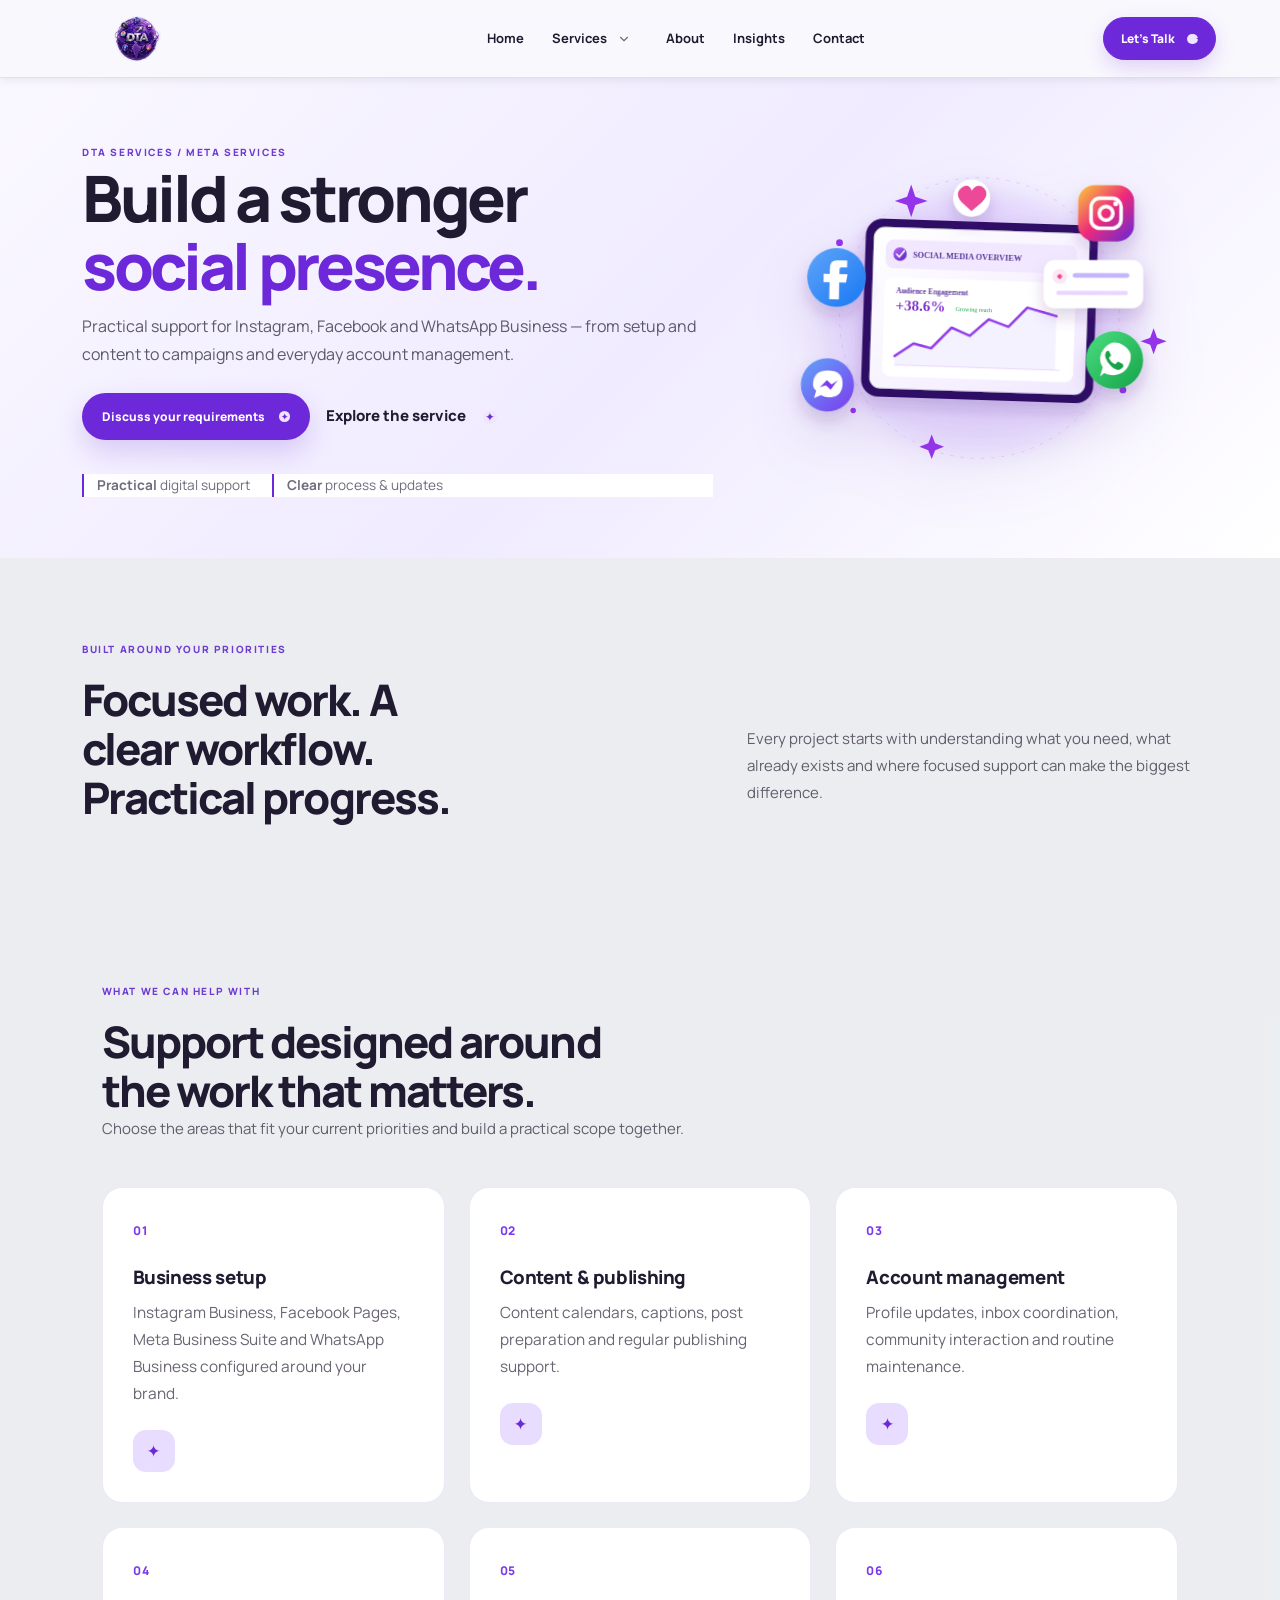
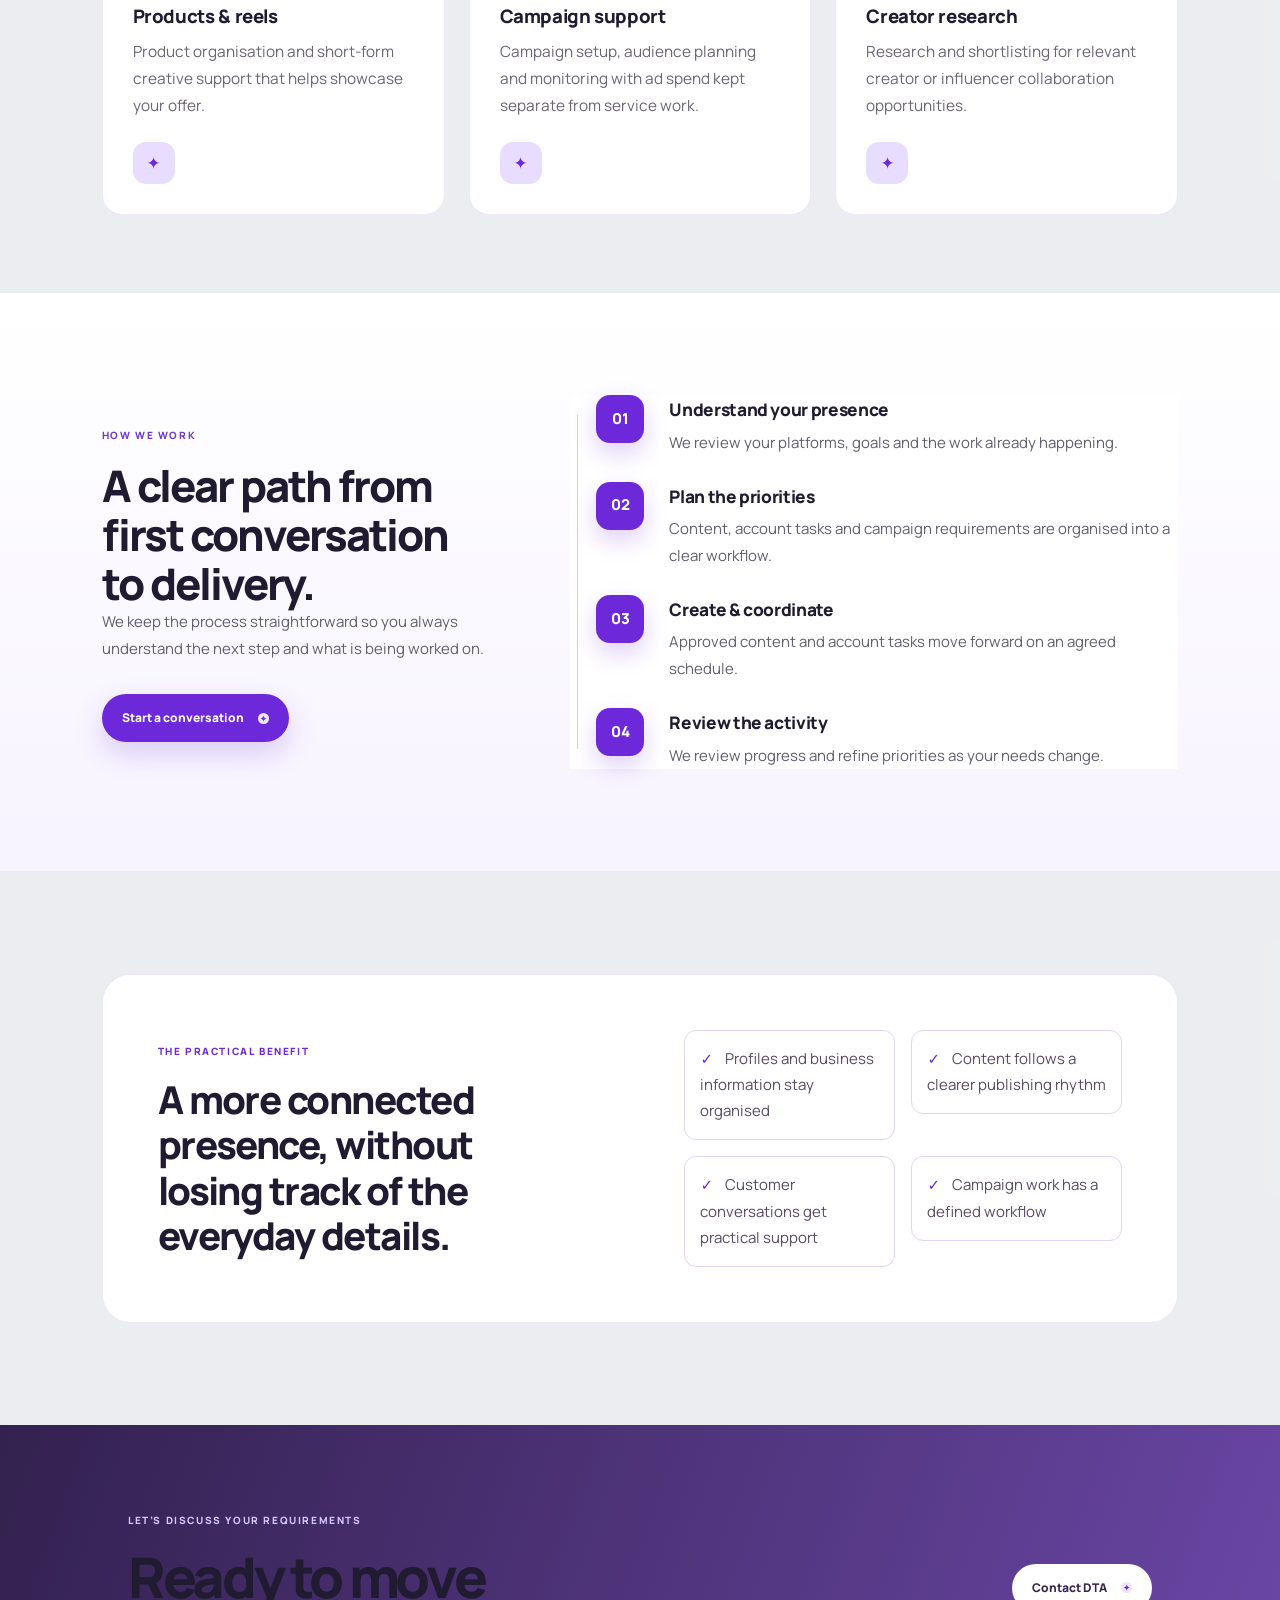
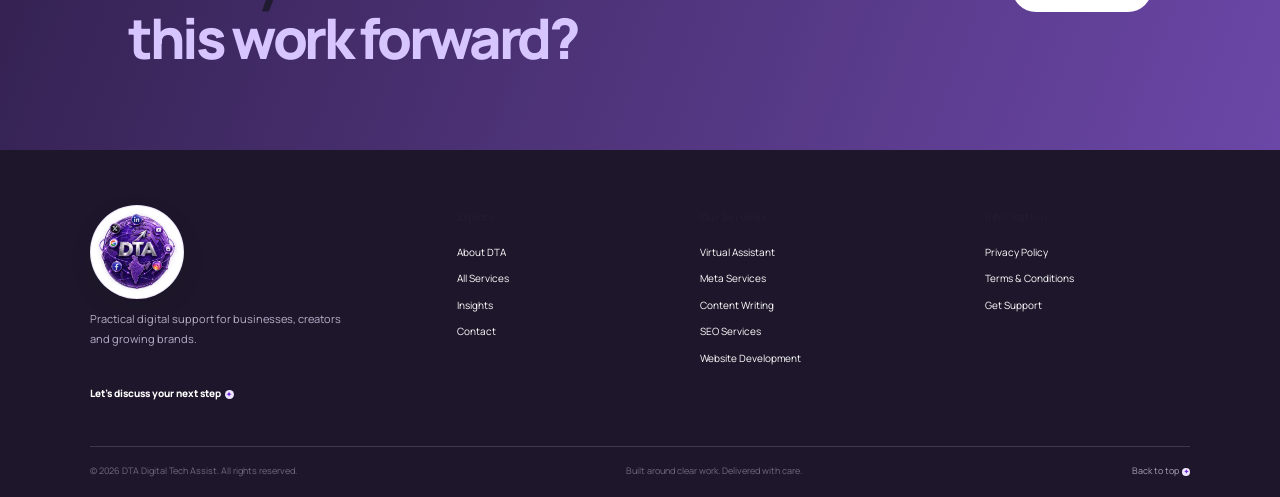
<file: meta-services.html>
<!doctype html>
<html lang="en">
<head>
  <meta charset="utf-8">
  <meta name="viewport" content="width=device-width, initial-scale=1">
  <meta name="description" content="META SERVICES by DTA Digital Tech Assist.">
  <title>Meta Services | DTA Digital Tech Assist</title>

  <link rel="preconnect" href="https://fonts.googleapis.com">
  <link rel="preconnect" href="https://fonts.gstatic.com" crossorigin>
  <link href="https://fonts.googleapis.com/css2?family=Manrope:wght@400;500;600;700;800&display=swap" rel="stylesheet">
  <link href="https://cdn.jsdelivr.net/npm/bootstrap@5.3.3/dist/css/bootstrap.min.css" rel="stylesheet">

  <link rel="stylesheet" href="DTA.css">
  <link rel="stylesheet" href="DTA_mobile.css">
  <link rel="stylesheet" href="premium.css">
  <link rel="stylesheet" href="final-polish.css">

  <style>
    .ss-hero {
      padding-top: clamp(24px, 4vw, 45px) !important;
      padding-bottom: clamp(24px, 4vw, 45px) !important;
    }
  </style>
  <link rel="stylesheet" href="subpages-final.css">
</head>

<body class="premium-site ss-page dta-subpage-theme" id="top">

  <!-- HEADER -->
  <header class="premium-nav">
    <a class="premium-brand" href="index.html" aria-label="DTA Digital Tech Assist home">
      <img src="DTA-logo.webp" alt="DTA Digital Tech Assist">
    </a>
    <button class="premium-menu-toggle" aria-expanded="false" aria-label="Open navigation">☰</button>

    <nav class="premium-links" aria-label="Main navigation">
      <a href="index.html">Home</a>
      <div class="premium-dropdown">
        <a href="services.html">Services</a>
        <button class="premium-drop-toggle" aria-label="Show service pages" aria-expanded="false">
          <svg class="dta-chevron-icon" viewBox="0 0 24 24" aria-hidden="true"><path d="m6 9 6 6 6-6"/></svg>
        </button>
        <div class="premium-drop-menu">
          <a href="virtual-assistant.html">Virtual Assistant</a>
          <a href="meta-services.html">Meta Services</a>
          <a href="content-writing.html">Content Writing</a>
          <a href="seo.html">SEO Services</a>
          <a href="website-development.html">Website Development</a>

        </div>
      </div>
      <a href="about.html">About</a>
      <a href="insights.html">Insights</a>
      <a href="contact.html">Contact</a>
    </nav>

    <div class="premium-nav-actions">
      <a class="premium-nav-cta" href="contact.html">Let’s Talk <span><span class="dta-symbol-icon" aria-hidden="true">✦</span></span></a>
    </div>
  </header>

  <!-- MAIN CONTENT -->
  <main>
    <!-- HERO SECTION -->
    <section class="ss-hero overflow-hidden">
      <div class="container">
        <div class="row align-items-center g-5">
          <div class="col-lg-7">
            <div class="ss-reveal">
              <span class="eyebrow">DTA SERVICES / META SERVICES</span>
              <h1>Build a stronger <em>social presence.</em></h1>
              <p>Practical support for Instagram, Facebook and WhatsApp Business — from setup and content to campaigns and everyday account management.</p>
              <div class="d-flex flex-wrap gap-3 mt-4">
                <a class="p-btn p-btn-primary" href="contact.html">Discuss your requirements <span class="dta-symbol-icon" aria-hidden="true">✦</span></a>
                <a class="ss-text-link" href="#services">Explore the service <span><span class="dta-symbol-icon" aria-hidden="true">✦</span></span></a>
              </div>
              <div class="ss-mini-proof">
                <span><b>Practical</b> digital support</span>
                <span><b>Clear</b> process & updates</span>
              </div>
            </div>
          </div>
          <div class="col-lg-5">
            <div class="ss-visual ss-reveal">
              <div class="ss-glow"></div>
              <img src="herosocial-media.svg" alt="META SERVICES illustration">
            </div>
          </div>
        </div>
      </div>
    </section>

    <!-- INTRO SECTION -->
    <section class="ss-intro p-section">
      <div class="container">
        <div class="row align-items-end g-4">
          <div class="col-lg-6">
            <span class="eyebrow">BUILT AROUND YOUR PRIORITIES</span>
            <h2>Focused work. A clear workflow. Practical progress.</h2>
          </div>
          <div class="col-lg-5 offset-lg-1">
            <p>Every project starts with understanding what you need, what already exists and where focused support can make the biggest difference.</p>
          </div>
        </div>
      </div>
    </section>

    <!-- SERVICES CARDS SECTION -->
    <section class="ss-services p-section" id="services">
      <div class="container">
        <div class="ss-heading">
          <span class="eyebrow">WHAT WE CAN HELP WITH</span>
          <h2>Support designed around the work that matters.</h2>
          <p>Choose the areas that fit your current priorities and build a practical scope together.</p>
        </div>
        <div class="row g-4">
          <div class="col-md-6 col-xl-4">
            <article class="ss-card">
              <span>01</span>
              <h3>Business setup</h3>
              <p>Instagram Business, Facebook Pages, Meta Business Suite and WhatsApp Business configured around your brand.</p>
              <div class="ss-card-arrow"><span class="dta-symbol-icon" aria-hidden="true">✦</span></div>
            </article>
          </div>
          <div class="col-md-6 col-xl-4">
            <article class="ss-card">
              <span>02</span>
              <h3>Content & publishing</h3>
              <p>Content calendars, captions, post preparation and regular publishing support.</p>
              <div class="ss-card-arrow"><span class="dta-symbol-icon" aria-hidden="true">✦</span></div>
            </article>
          </div>
          <div class="col-md-6 col-xl-4">
            <article class="ss-card">
              <span>03</span>
              <h3>Account management</h3>
              <p>Profile updates, inbox coordination, community interaction and routine maintenance.</p>
              <div class="ss-card-arrow"><span class="dta-symbol-icon" aria-hidden="true">✦</span></div>
            </article>
          </div>
          <div class="col-md-6 col-xl-4">
            <article class="ss-card">
              <span>04</span>
              <h3>Products & reels</h3>
              <p>Product organisation and short-form creative support that helps showcase your offer.</p>
              <div class="ss-card-arrow"><span class="dta-symbol-icon" aria-hidden="true">✦</span></div>
            </article>
          </div>
          <div class="col-md-6 col-xl-4">
            <article class="ss-card">
              <span>05</span>
              <h3>Campaign support</h3>
              <p>Campaign setup, audience planning and monitoring with ad spend kept separate from service work.</p>
              <div class="ss-card-arrow"><span class="dta-symbol-icon" aria-hidden="true">✦</span></div>
            </article>
          </div>
          <div class="col-md-6 col-xl-4">
            <article class="ss-card">
              <span>06</span>
              <h3>Creator research</h3>
              <p>Research and shortlisting for relevant creator or influencer collaboration opportunities.</p>
              <div class="ss-card-arrow"><span class="dta-symbol-icon" aria-hidden="true">✦</span></div>
            </article>
          </div>
        </div>
      </div>
    </section>

    <!-- PROCESS SECTION -->
    <section class="ss-process p-section">
      <div class="container">
        <div class="row align-items-center g-5">
          <div class="col-lg-5">
            <span class="eyebrow">HOW WE WORK</span>
            <h2>A clear path from first conversation to delivery.</h2>
            <p>We keep the process straightforward so you always understand the next step and what is being worked on.</p>
            <a class="p-btn p-btn-primary mt-3" href="contact.html">Start a conversation <span class="dta-symbol-icon" aria-hidden="true">✦</span></a>
          </div>
          <div class="col-lg-7">
            <div class="ss-timeline">
              <article>
                <span>01</span>
                <div>
                  <h3>Understand your presence</h3>
                  <p>We review your platforms, goals and the work already happening.</p>
                </div>
              </article>
              <article>
                <span>02</span>
                <div>
                  <h3>Plan the priorities</h3>
                  <p>Content, account tasks and campaign requirements are organised into a clear workflow.</p>
                </div>
              </article>
              <article>
                <span>03</span>
                <div>
                  <h3>Create & coordinate</h3>
                  <p>Approved content and account tasks move forward on an agreed schedule.</p>
                </div>
              </article>
              <article>
                <span>04</span>
                <div>
                  <h3>Review the activity</h3>
                  <p>We review progress and refine priorities as your needs change.</p>
                </div>
              </article>
            </div>
          </div>
        </div>
      </div>
    </section>

    <!-- BENEFITS SECTION -->
    <section class="ss-benefits p-section">
      <div class="container">
        <div class="ss-benefit-box">
          <div>
            <span class="eyebrow">THE PRACTICAL BENEFIT</span>
            <h2>A more connected presence, without losing track of the everyday details.</h2>
          </div>
          <div class="row g-3">
            <div class="col-sm-6"><p><b>✓</b> Profiles and business information stay organised</p></div>
            <div class="col-sm-6"><p><b>✓</b> Content follows a clearer publishing rhythm</p></div>
            <div class="col-sm-6"><p><b>✓</b> Customer conversations get practical support</p></div>
            <div class="col-sm-6"><p><b>✓</b> Campaign work has a defined workflow</p></div>
          </div>
        </div>
      </div>
    </section>

    <!-- FINAL CTA SECTION -->
    <section class="p-final-cta">
      <div>
        <span class="eyebrow">LET’S DISCUSS YOUR REQUIREMENTS</span>
        <h2>Ready to move<br><em>this work forward?</em></h2>
      </div>
      <a class="p-btn p-btn-light" href="contact.html">Contact DTA <span class="dta-symbol-icon" aria-hidden="true">✦</span></a>
    </section>
  </main>

  <!-- FOOTER -->
  <footer class="premium-footer">
    <div class="premium-footer-main">
      <div class="premium-footer-brand">
        <a href="index.html"><img src="DTA-logo.webp" alt="DTA Digital Tech Assist"></a>
        <p>Practical digital support for businesses, creators and growing brands.</p>
        <a class="footer-email" href="mailto:hello@digitaltechassist.com">Let’s discuss your next step <span class="dta-symbol-icon" aria-hidden="true">✦</span></a>
      </div>
      <div>
        <h3>Explore</h3>
        <a href="about.html">About DTA</a>
        <a href="services.html">All Services</a>
        <a href="insights.html">Insights</a>
        <a href="contact.html">Contact</a>
      </div>
      <div>
        <h3>Our Services</h3>
        <a href="virtual-assistant.html">Virtual Assistant</a>
        <a href="meta-services.html">Meta Services</a>
        <a href="content-writing.html">Content Writing</a>
        <a href="seo.html">SEO Services</a>
        <a href="website-development.html">Website Development</a>
      </div>
      <div>
        <h3>Information</h3>
        <a href="privacy.html">Privacy Policy</a>
        <a href="terms.html">Terms &amp; Conditions</a>
        <a href="contact.html">Get Support</a>
      </div>
    </div>
    <div class="premium-footer-bottom">
      <span>© <span data-year></span> DTA Digital Tech Assist. All rights reserved.</span>
      <span>Built around clear work. Delivered with care.</span>
      <a href="#top">Back to top <span class="dta-symbol-icon" aria-hidden="true">✦</span></a>
    </div>
  </footer>

  <!-- SCRIPTS -->
  <script src="https://cdn.jsdelivr.net/npm/bootstrap@5.3.3/dist/js/bootstrap.bundle.min.js"></script>
  <script src="DTA.js"></script>
  <script src="premium.js"></script>
</body>
</html>
</file>
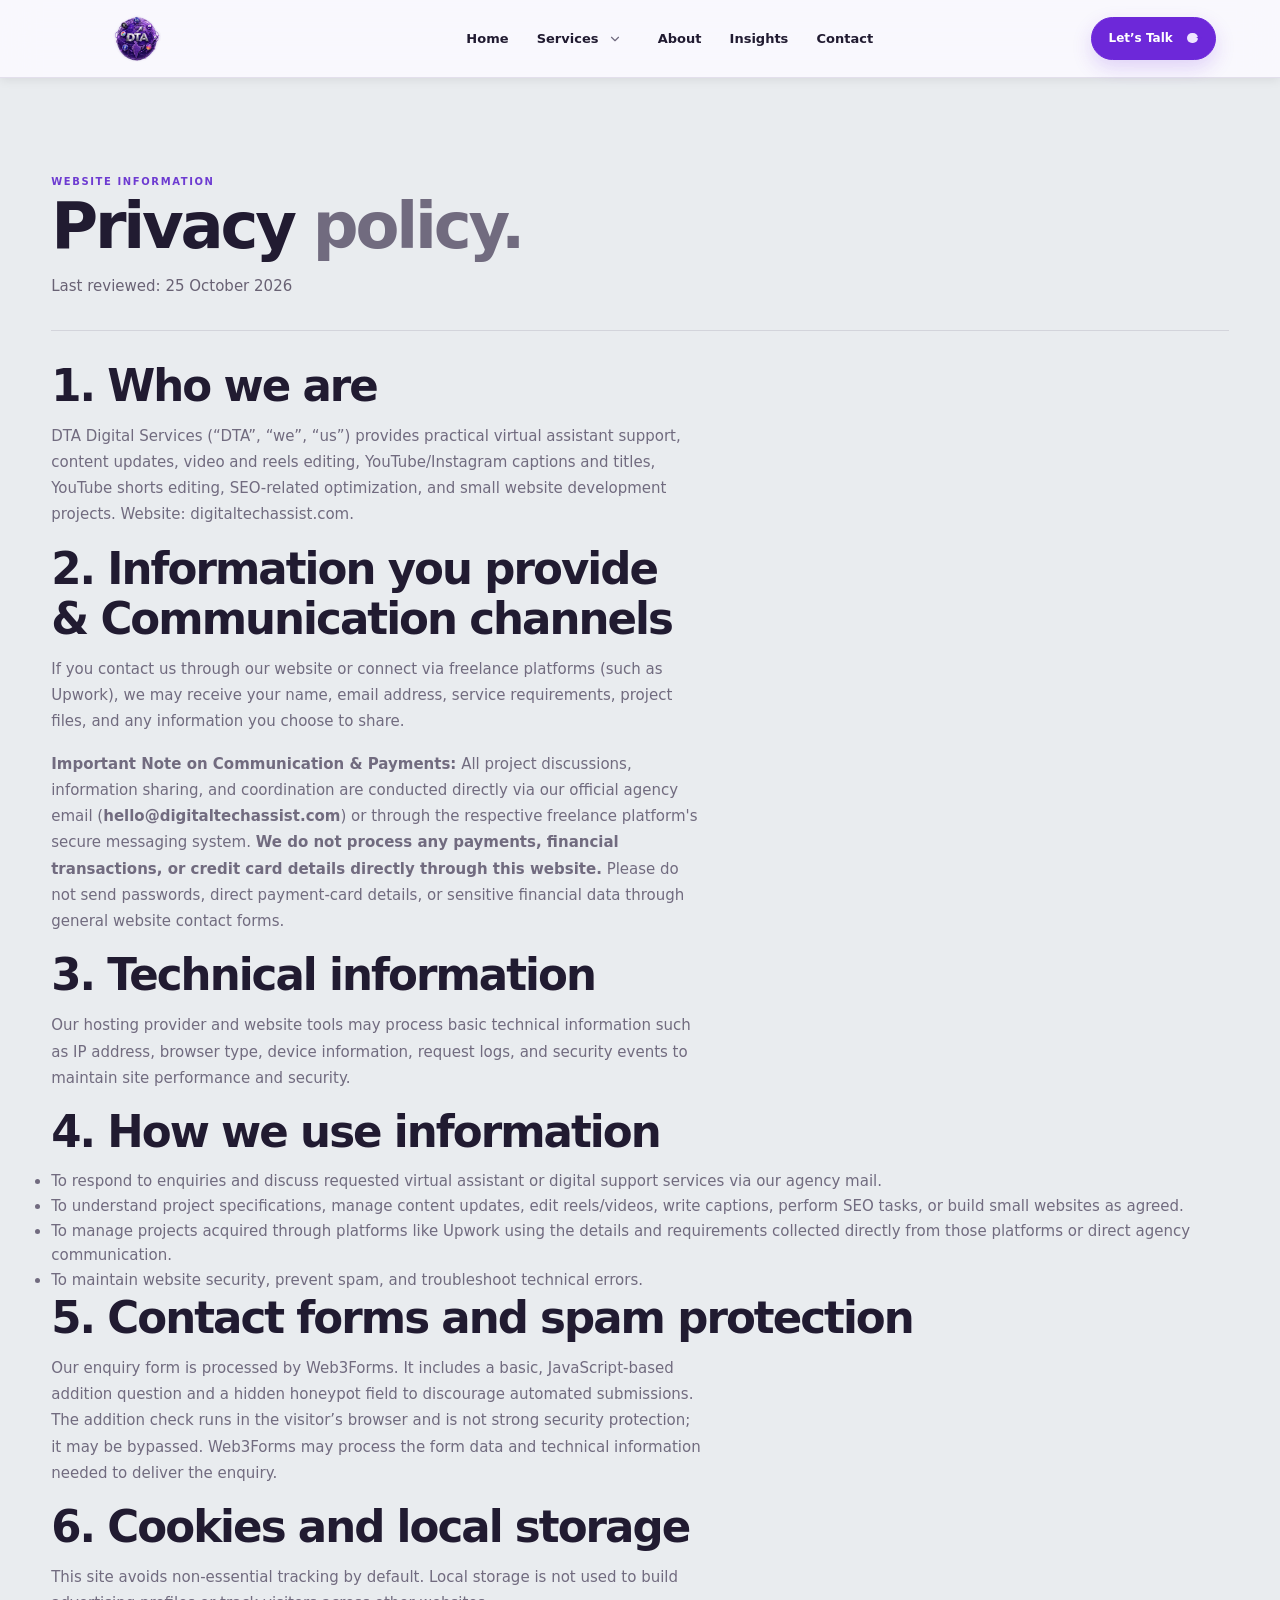
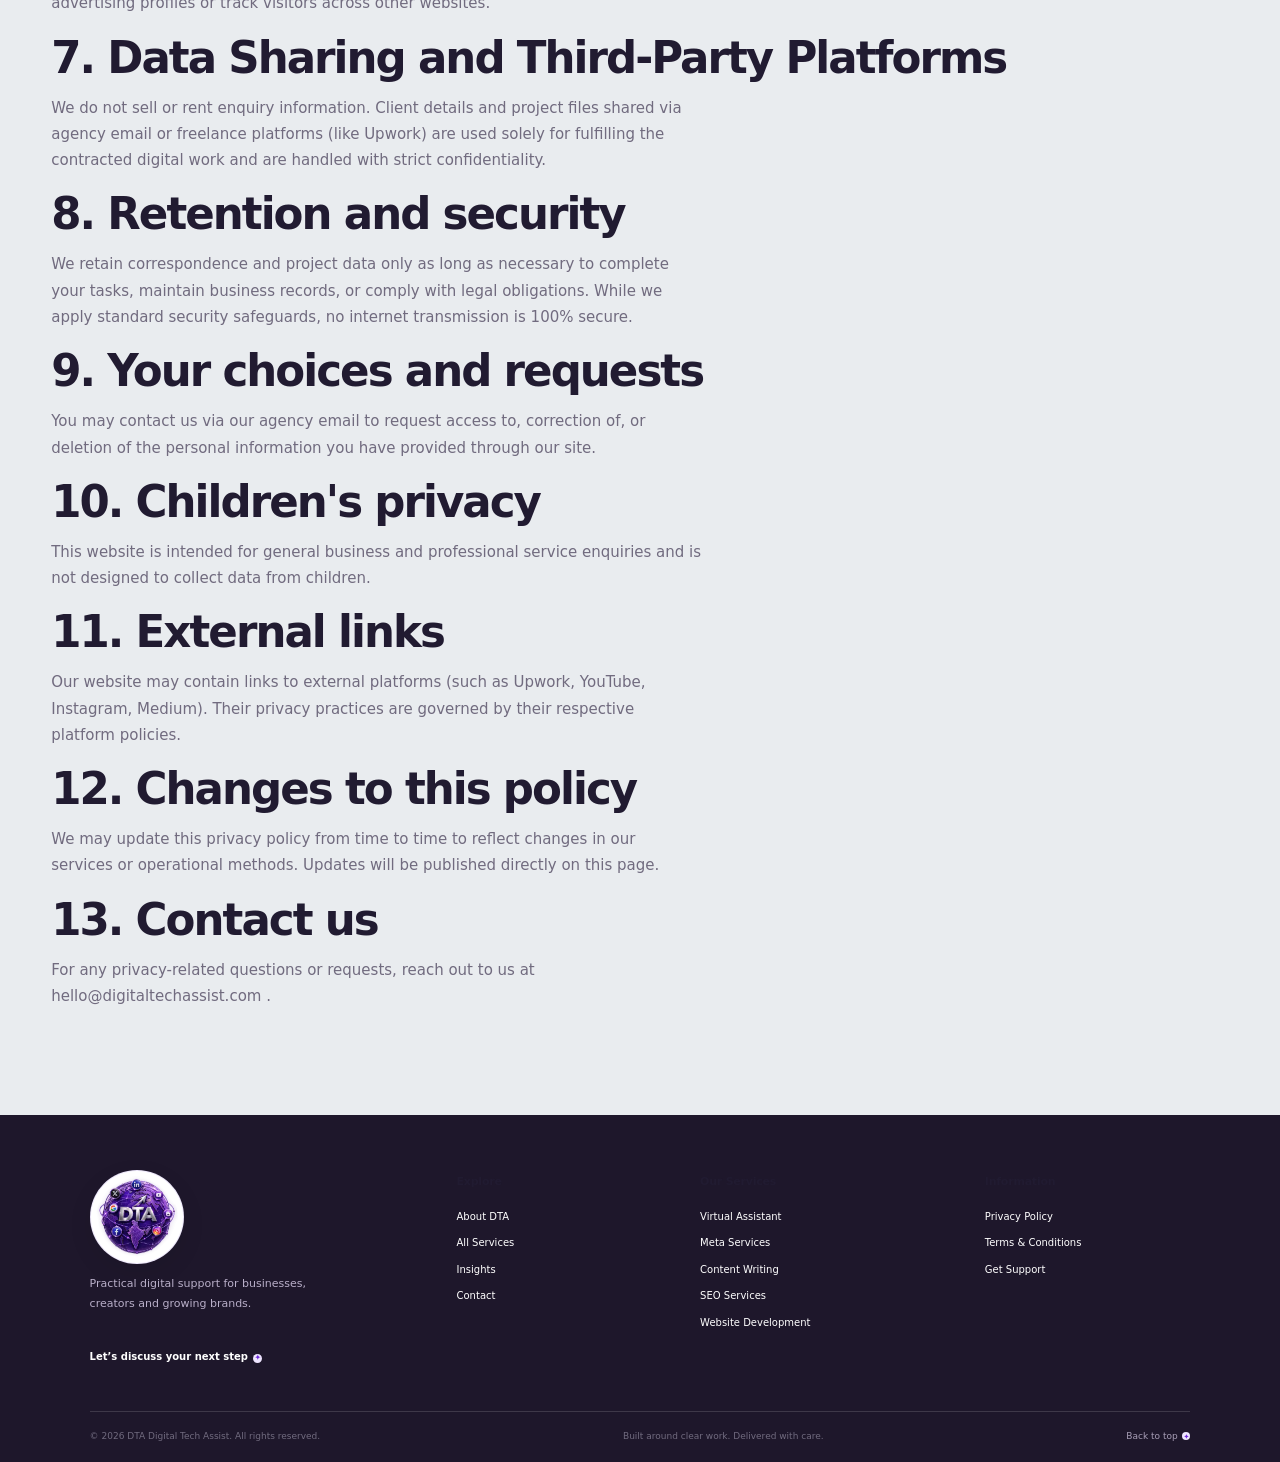
<file: privacy.html>
<!DOCTYPE html>
<html lang="en">
 <head>
  <meta charset="utf-8"/>
  <meta content="width=device-width, initial-scale=1" name="viewport"/>
  <meta content="#f7f5fc" name="theme-color"/>
  <meta content="Read how DTA Digital Services collects, uses and protects information submitted through its website and digital services." name="description"/>
  <meta content="website" property="og:type"/>
  <meta content="DTA Digital Services" property="og:site_name"/>
  <meta content="Privacy Policy | DTA Digital Services" property="og:title"/>
  <meta content="Read how DTA Digital Services collects, uses and protects information submitted through its website and digital services." property="og:description"/>
  <meta content="https://digitaltechassist.com/DTA-logo.webp" property="og:image"/>
  <link href="DTA-logo.webp" rel="icon"/>
  <link href="DTA.css" rel="stylesheet"/>
  <link href="DTA_mobile.css" rel="stylesheet"/>
  <link href="https://digitaltechassist.com/privacy.html" rel="canonical"/>
  <title>
   Privacy Policy | DTA Digital Services
  </title>
   <link rel="stylesheet" href="premium.css">
  <link rel="stylesheet" href="final-polish.css">
</head>
 <body id="top" class="premium-site">
  <header class="premium-nav"><a class="premium-brand" href="index.html" aria-label="DTA Digital Tech Assist home"><img src="DTA-logo.webp" alt="DTA Digital Tech Assist"></a><button class="premium-menu-toggle" aria-expanded="false" aria-label="Open navigation">☰</button><nav class="premium-links" aria-label="Main navigation"><a href="index.html">Home</a><div class="premium-dropdown"><a href="services.html">Services</a><button class="premium-drop-toggle" aria-label="Show service pages" aria-expanded="false"><svg class="dta-chevron-icon" viewBox="0 0 24 24" aria-hidden="true"><path d="m6 9 6 6 6-6"/></svg></button><div class="premium-drop-menu"><a href="virtual-assistant.html">Virtual Assistant</a><a href="meta-services.html">Meta Services</a><a href="content-writing.html">Content Writing</a><a href="seo.html">SEO Services</a><a href="website-development.html">Website Development</a></div></div><a href="about.html">About</a><a href="insights.html">Insights</a><a href="contact.html">Contact</a></nav><div class="premium-nav-actions"><a class="premium-nav-cta" href="contact.html">Let’s Talk <span><span class="dta-symbol-icon" aria-hidden="true">✦</span></span></a></div></header>

  <main id="main">
   <section class="section">
    <div class="container prose">
     <!-- Badge, Heading & Date ab isi card section ke andar hain -->
     <div class="eyebrow">Website information</div>
     <h1>Privacy <span class="gradient-text">policy.</span></h1>
     <p style="margin-bottom: 30px; color: var(--muted);">Last reviewed: 25 October 2026</p>
     <hr style="border: none; border-top: 1px solid var(--border); margin-bottom: 30px;">

     <h2>
      1. Who we are
     </h2>
     <p>
      DTA Digital Services (&ldquo;DTA&rdquo;, &ldquo;we&rdquo;, &ldquo;us&rdquo;) provides practical virtual assistant support, content updates, video and reels editing, YouTube/Instagram captions and titles, YouTube shorts editing, SEO-related optimization, and small website development projects. Website:
      <a href="https://digitaltechassist.com">
       digitaltechassist.com.
      </a>
     </p>
     <h2>
      2. Information you provide &amp; Communication channels
     </h2>
     <p>
      If you contact us through our website or connect via freelance platforms (such as Upwork), we may receive your name, email address, service requirements, project files, and any information you choose to share.
     </p>
     <p>
      <strong>Important Note on Communication &amp; Payments:</strong> All project discussions, information sharing, and coordination are conducted directly via our official agency email (<strong><a href="mailto:hello@digitaltechassist.com">hello@digitaltechassist.com</a></strong>) or through the respective freelance platform's secure messaging system. <strong>We do not process any payments, financial transactions, or credit card details directly through this website.</strong> Please do not send passwords, direct payment-card details, or sensitive financial data through general website contact forms.
     </p>
     <h2>
      3. Technical information
     </h2>
     <p>
      Our hosting provider and website tools may process basic technical information such as IP address, browser type, device information, request logs, and security events to maintain site performance and security.
     </p>
     <h2>
      4. How we use information
     </h2>
     <ul>
      <li>
       To respond to enquiries and discuss requested virtual assistant or digital support services via our agency mail.
      </li>
      <li>
       To understand project specifications, manage content updates, edit reels/videos, write captions, perform SEO tasks, or build small websites as agreed.
      </li>
      <li>
       To manage projects acquired through platforms like Upwork using the details and requirements collected directly from those platforms or direct agency communication.
      </li>
      <li>
       To maintain website security, prevent spam, and troubleshoot technical errors.
      </li>
     </ul>
     <h2>
      5. Contact forms and spam protection
     </h2>
     <p>
      Our enquiry form is processed by Web3Forms. It includes a basic, JavaScript-based addition question and a hidden honeypot field to discourage automated submissions. The addition check runs in the visitor’s browser and is not strong security protection; it may be bypassed. Web3Forms may process the form data and technical information needed to deliver the enquiry.
     </p>
     <h2>
      6. Cookies and local storage
     </h2>
     <p>
      This site avoids non-essential tracking by default. Local storage is not used to build advertising profiles or track visitors across other websites.
     </p>
     <h2>
      7. Data Sharing and Third-Party Platforms
     </h2>
     <p>
      We do not sell or rent enquiry information. Client details and project files shared via agency email or freelance platforms (like Upwork) are used solely for fulfilling the contracted digital work and are handled with strict confidentiality.
     </p>
     <h2>
      8. Retention and security
     </h2>
     <p>
      We retain correspondence and project data only as long as necessary to complete your tasks, maintain business records, or comply with legal obligations. While we apply standard security safeguards, no internet transmission is 100% secure.
     </p>
     <h2>
      9. Your choices and requests
     </h2>
     <p>
      You may contact us via our agency email to request access to, correction of, or deletion of the personal information you have provided through our site.
     </p>
     <h2>
      10. Children's privacy
     </h2>
     <p>
      This website is intended for general business and professional service enquiries and is not designed to collect data from children.
     </p>
     <h2>
      11. External links
     </h2>
     <p>
      Our website may contain links to external platforms (such as Upwork, YouTube, Instagram, Medium). Their privacy practices are governed by their respective platform policies.
     </p>
     <h2>
      12. Changes to this policy
     </h2>
     <p>
      We may update this privacy policy from time to time to reflect changes in our services or operational methods. Updates will be published directly on this page.
     </p>
     <h2>
      13. Contact us
     </h2>
     <p>
      For any privacy-related questions or requests, reach out to us at
      <a href="mailto:hello@digitaltechassist.com">
       hello@digitaltechassist.com .
      </a>
     </p>
    </div>
   </section>
  </main>

  <!-- ========================= FOOTER ========================= -->
  <footer class="premium-footer"><div class="premium-footer-main"><div class="premium-footer-brand"><a href="index.html"><img src="DTA-logo.webp" alt="DTA Digital Tech Assist"></a><p>Practical digital support for businesses, creators and growing brands.</p><a class="footer-email" href="contact.html">Let’s discuss your next step <span class="dta-symbol-icon" aria-hidden="true">✦</span></a></div><div><h3>Explore</h3><a href="about.html">About DTA</a><a href="services.html">All Services</a><a href="insights.html">Insights</a><a href="contact.html">Contact</a></div><div><h3>Our Services</h3><a href="virtual-assistant.html">Virtual Assistant</a><a href="meta-services.html">Meta Services</a><a href="content-writing.html">Content Writing</a><a href="seo.html">SEO Services</a><a href="website-development.html">Website Development</a></div><div><h3>Information</h3><a href="privacy.html">Privacy Policy</a><a href="terms.html">Terms &amp; Conditions</a><a href="contact.html">Get Support</a></div></div><div class="premium-footer-bottom"><span>© <span data-year></span> DTA Digital Tech Assist. All rights reserved.</span><span>Built around clear work. Delivered with care.</span><a href="#top">Back to top <span class="dta-symbol-icon" aria-hidden="true">✦</span></a></div></footer>

  <script src="DTA.js"></script>
<script src="premium.js"></script>
 </body>
</html>
</file>
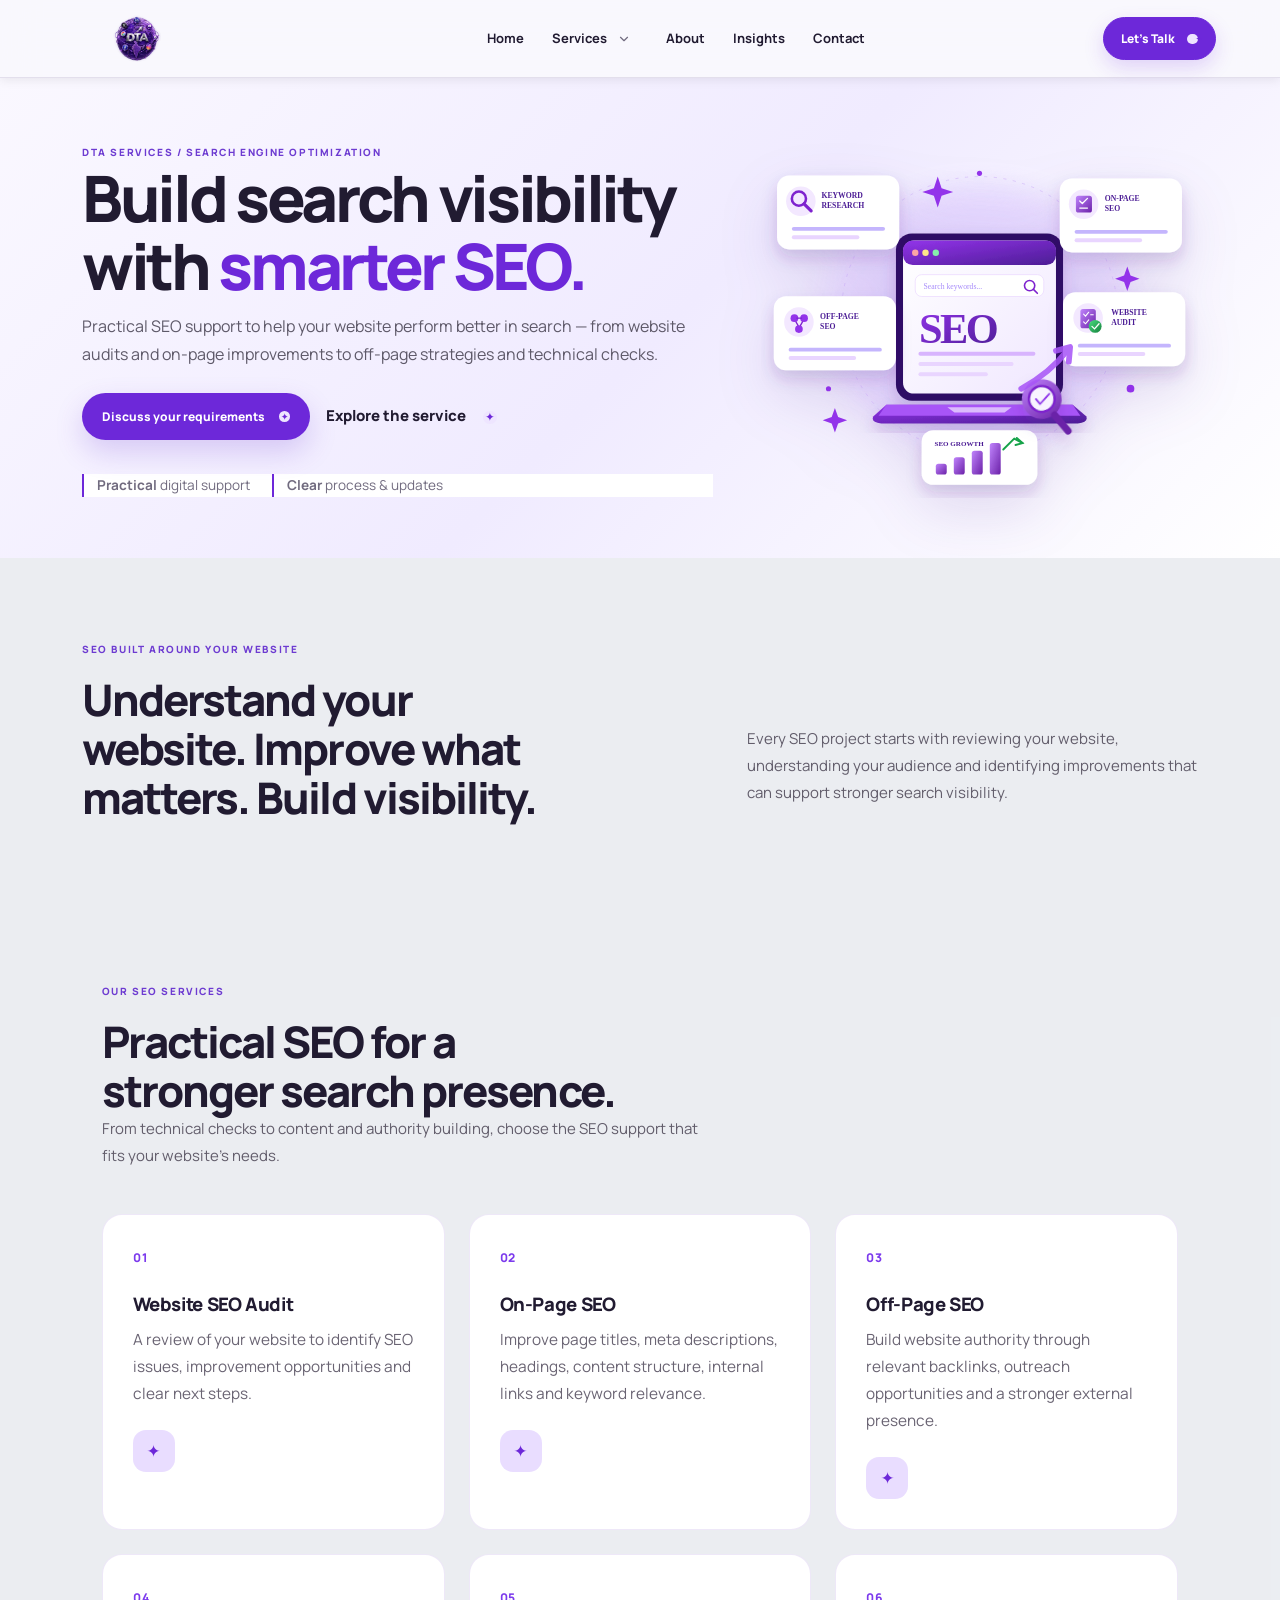
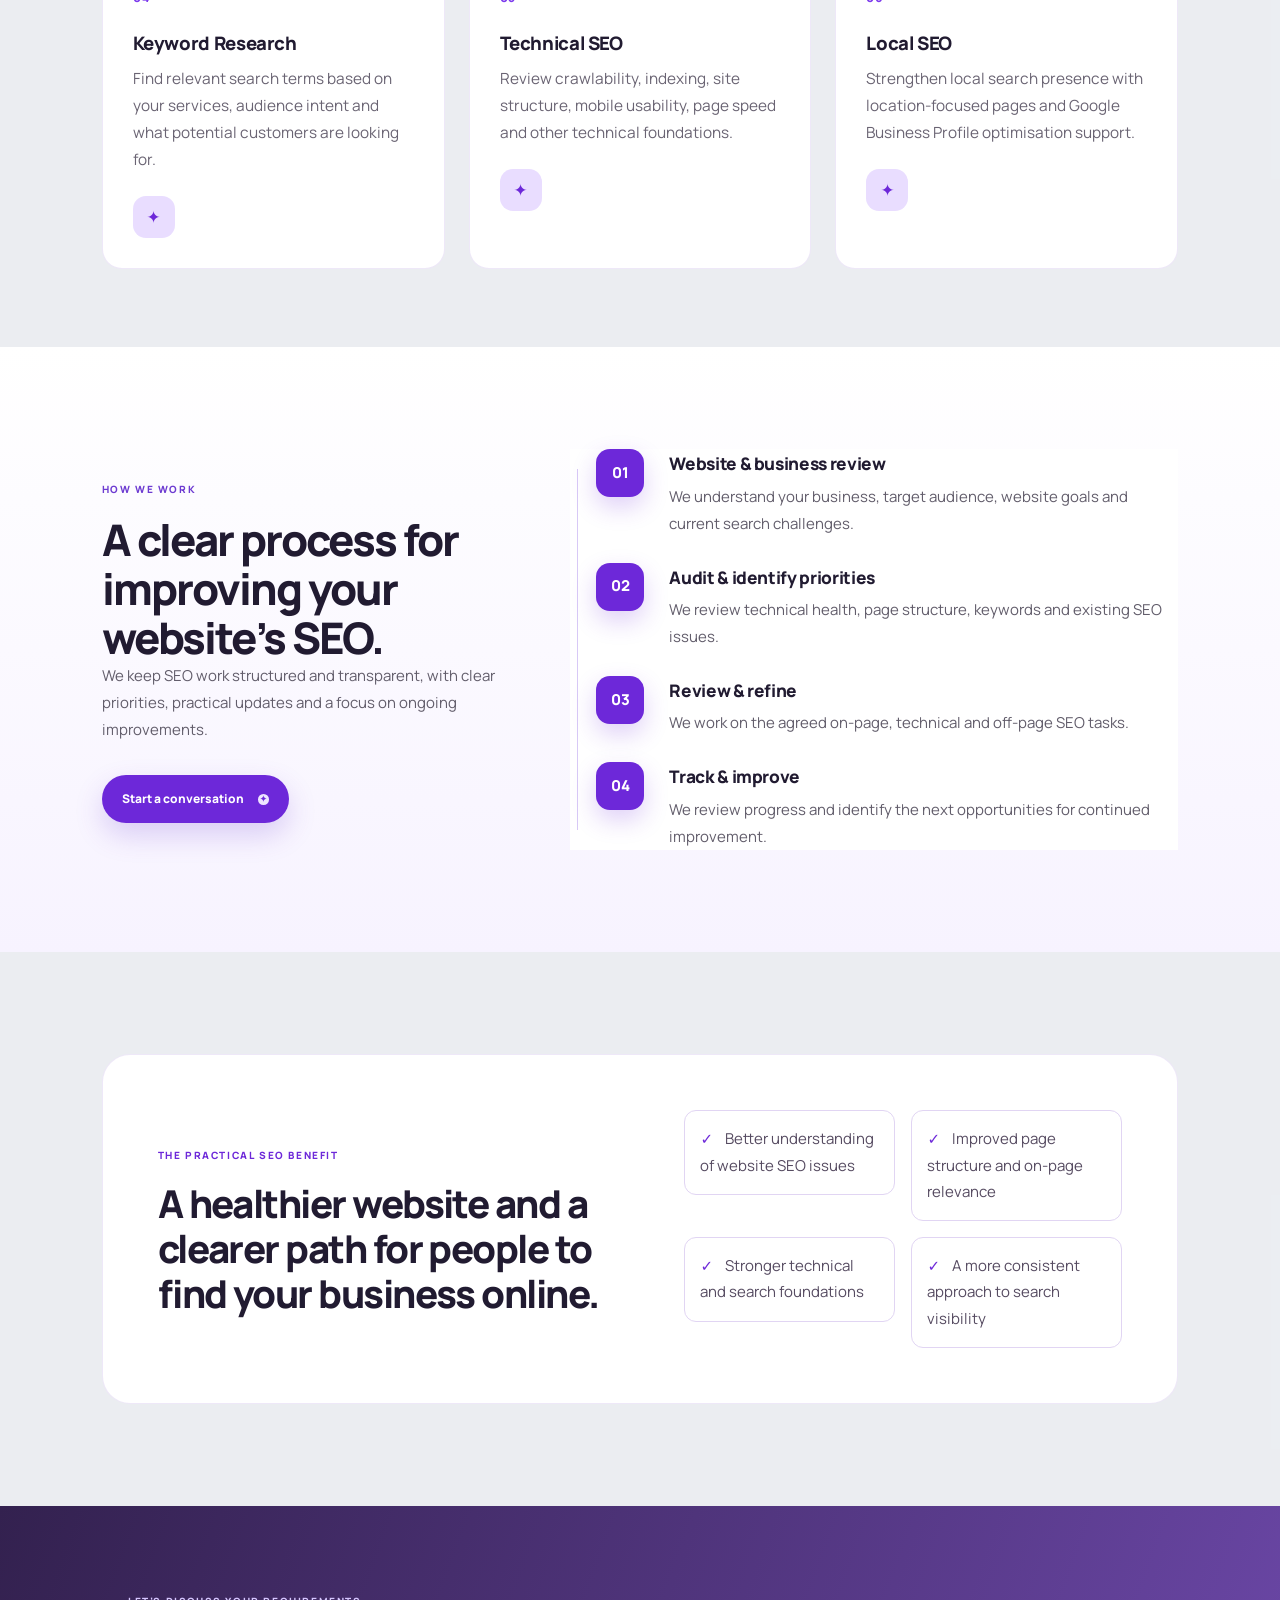
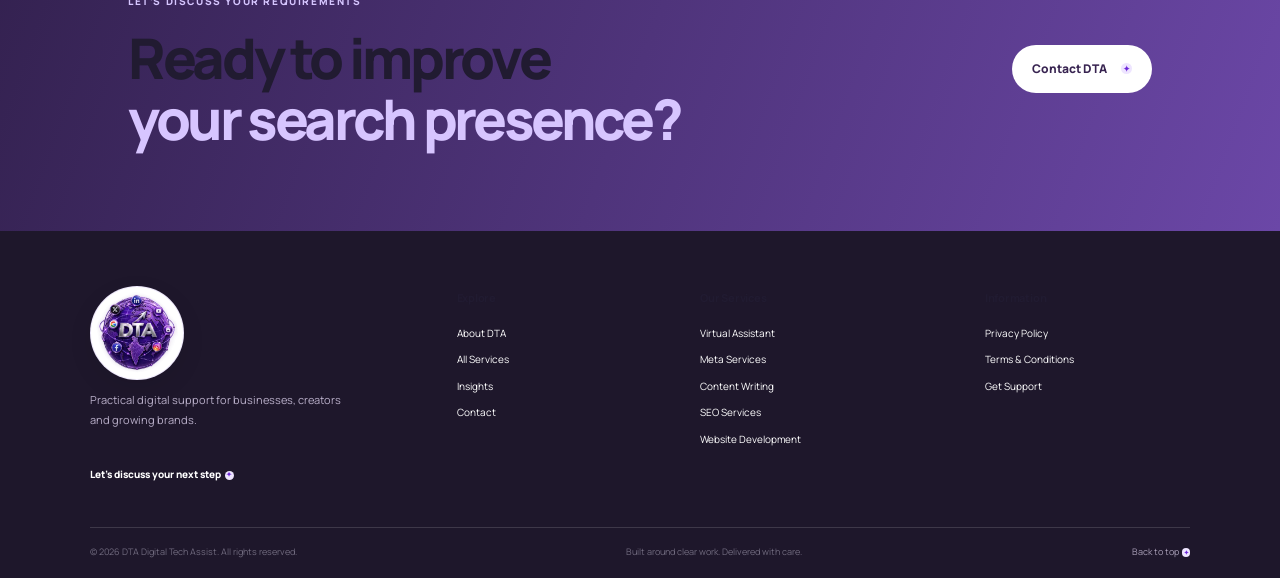
<file: seo.html>
<!doctype html>
<html lang="en">
<head>
  <meta charset="utf-8">
  <meta name="viewport" content="width=device-width,initial-scale=1">
  <meta name="description" content="SEO services by DTA Digital Tech Assist, including website audits, on-page SEO, off-page SEO, keyword research and technical SEO.">
  <title>Content Writing & Creation | DTA Digital Tech Assist</title>

  <link rel="preconnect" href="https://fonts.googleapis.com">
  <link rel="preconnect" href="https://fonts.gstatic.com" crossorigin>
  <link href="https://fonts.googleapis.com/css2?family=Manrope:wght@400;500;600;700;800&display=swap" rel="stylesheet">
  <link href="https://cdn.jsdelivr.net/npm/bootstrap@5.3.3/dist/css/bootstrap.min.css" rel="stylesheet">

  <link rel="stylesheet" href="DTA.css">
  <link rel="stylesheet" href="DTA_mobile.css">
  <link rel="stylesheet" href="premium.css">
  <link rel="stylesheet" href="final-polish.css">

  <style>
    .ss-hero {
      padding-top: clamp(24px, 4vw, 45px) !important;
      padding-bottom: clamp(24px, 4vw, 45px) !important;
    }
  </style>
  <link rel="stylesheet" href="subpages-final.css">
</head>

<body class="premium-site ss-page dta-subpage-theme" id="top">

  <!-- HEADER -->
  <header class="premium-nav">
    <a class="premium-brand" href="index.html" aria-label="DTA Digital Tech Assist home">
      <img src="DTA-logo.webp" alt="DTA Digital Tech Assist">
    </a>
    <button class="premium-menu-toggle" aria-expanded="false" aria-label="Open navigation">☰</button>

    <nav class="premium-links" aria-label="Main navigation">
      <a href="index.html">Home</a>
      <div class="premium-dropdown">
        <a href="services.html">Services</a>
        <button class="premium-drop-toggle" aria-label="Show service pages" aria-expanded="false">
          <svg class="dta-chevron-icon" viewBox="0 0 24 24" aria-hidden="true"><path d="m6 9 6 6 6-6"/></svg>
        </button>
        <div class="premium-drop-menu">
          <a href="virtual-assistant.html">Virtual Assistant</a>
          <a href="meta-services.html">Meta Services</a>
          <a href="content-writing.html">Content Writing</a>
          <a href="seo.html">SEO Services</a>
          <a href="website-development.html">Website Development</a>

        </div>
      </div>
      <a href="about.html">About</a>
      <a href="insights.html">Insights</a>
      <a href="contact.html">Contact</a>
    </nav>

    <div class="premium-nav-actions">
      <a class="premium-nav-cta" href="contact.html">Let’s Talk <span><span class="dta-symbol-icon" aria-hidden="true">✦</span></span></a>
    </div>
  </header>

  <!-- MAIN CONTENT -->
  <main>
    <!-- HERO SECTION -->
    <section class="ss-hero overflow-hidden">
      <div class="container">
        <div class="row align-items-center g-5">
          <div class="col-lg-7">
            <div class="ss-reveal">
              <span class="eyebrow">DTA SERVICES / SEARCH ENGINE OPTIMIZATION</span>
              <h1>Build search visibility with <em>smarter SEO.</em></h1>
              <p>Practical SEO support to help your website perform better in search — from website audits and on-page improvements to off-page strategies and technical checks.</p>
              <div class="d-flex flex-wrap gap-3 mt-4">
                <a class="p-btn p-btn-primary" href="contact.html">Discuss your requirements <span class="dta-symbol-icon" aria-hidden="true">✦</span></a>
                <a class="ss-text-link" href="#services">Explore the service <span><span class="dta-symbol-icon" aria-hidden="true">✦</span></span></a>
              </div>
              <div class="ss-mini-proof">
                <span><b>Practical</b> digital support</span>
                <span><b>Clear</b> process & updates</span>
              </div>
            </div>
          </div>
          <div class="col-lg-5">
            <div class="ss-visual ss-reveal">
              <div class="ss-glow"></div>
              <img src="seo.svg" alt="SEO Services illustration">
            </div>
          </div>
        </div>
      </div>
    </section>

    <!-- INTRO SECTION -->
    <section class="ss-intro p-section">
      <div class="container">
        <div class="row align-items-end g-4">
          <div class="col-lg-6">
            <span class="eyebrow">SEO BUILT AROUND YOUR WEBSITE</span>
            <h2>Understand your website. Improve what matters. Build visibility.</h2>
          </div>
          <div class="col-lg-5 offset-lg-1">
            <p>Every SEO project starts with reviewing your website, understanding your audience and identifying improvements that can support stronger search visibility.</p>
          </div>
        </div>
      </div>
    </section>

    <!-- SERVICES CARDS SECTION -->
    <section class="ss-services p-section" id="services">
      <div class="container">
        <div class="ss-heading">
          <span class="eyebrow">OUR SEO SERVICES</span>
          <h2>Practical SEO for a stronger search presence.</h2>
          <p>From technical checks to content and authority building, choose the SEO support that fits your website’s needs.</p>
        </div>
        <div class="row g-4">
          <div class="col-md-6 col-xl-4">
            <article class="ss-card">
              <span>01</span>
              <h3>Website SEO Audit</h3>
              <p>A review of your website to identify SEO issues, improvement opportunities and clear next steps.</p>
              <div class="ss-card-arrow"><span class="dta-symbol-icon" aria-hidden="true">✦</span></div>
            </article>
          </div>
          <div class="col-md-6 col-xl-4">
            <article class="ss-card">
              <span>02</span>
              <h3>On-Page SEO</h3>
              <p>Improve page titles, meta descriptions, headings, content structure, internal links and keyword relevance.</p>
              <div class="ss-card-arrow"><span class="dta-symbol-icon" aria-hidden="true">✦</span></div>
            </article>
          </div>
          <div class="col-md-6 col-xl-4">
            <article class="ss-card">
              <span>03</span>
              <h3>Off-Page SEO</h3>
              <p>Build website authority through relevant backlinks, outreach opportunities and a stronger external presence.</p>
              <div class="ss-card-arrow"><span class="dta-symbol-icon" aria-hidden="true">✦</span></div>
            </article>
          </div>
          <div class="col-md-6 col-xl-4">
            <article class="ss-card">
              <span>04</span>
              <h3>Keyword Research</h3>
              <p>Find relevant search terms based on your services, audience intent and what potential customers are looking for.</p>
              <div class="ss-card-arrow"><span class="dta-symbol-icon" aria-hidden="true">✦</span></div>
            </article>
          </div>
          <div class="col-md-6 col-xl-4">
            <article class="ss-card">
              <span>05</span>
              <h3>Technical SEO</h3>
              <p>Review crawlability, indexing, site structure, mobile usability, page speed and other technical foundations.</p>
              <div class="ss-card-arrow"><span class="dta-symbol-icon" aria-hidden="true">✦</span></div>
            </article>
          </div>
          <div class="col-md-6 col-xl-4">
            <article class="ss-card">
              <span>06</span>
              <h3>Local SEO</h3>
              <p>Strengthen local search presence with location-focused pages and Google Business Profile optimisation support.</p>
              <div class="ss-card-arrow"><span class="dta-symbol-icon" aria-hidden="true">✦</span></div>
            </article>
          </div>
        </div>
      </div>
    </section>

    <!-- PROCESS SECTION -->
    <section class="ss-process p-section">
      <div class="container">
        <div class="row align-items-center g-5">
          <div class="col-lg-5">
            <span class="eyebrow">HOW WE WORK</span>
            <h2>A clear process for improving your website’s SEO.</h2>
            <p>We keep SEO work structured and transparent, with clear priorities, practical updates and a focus on ongoing improvements.</p>
            <a class="p-btn p-btn-primary mt-3" href="contact.html">Start a conversation <span class="dta-symbol-icon" aria-hidden="true">✦</span></a>
          </div>
          <div class="col-lg-7">
            <div class="ss-timeline">
              <article>
                <span>01</span>
                <div>
                  <h3>Website &amp; business review</h3>
                  <p>We understand your business, target audience, website goals and current search challenges.</p>
                </div>
              </article>
              <article>
                <span>02</span>
                <div>
                  <h3>Audit &amp; identify priorities</h3>
                  <p>We review technical health, page structure, keywords and existing SEO issues.</p>
                </div>
              </article>
              <article>
                <span>03</span>
                <div>
                  <h3>Review & refine</h3>
                  <p>We work on the agreed on-page, technical and off-page SEO tasks.</p>
                </div>
              </article>
              <article>
                <span>04</span>
                <div>
                  <h3>Track &amp; improve</h3>
                  <p>We review progress and identify the next opportunities for continued improvement.</p>
                </div>
              </article>
            </div>
          </div>
        </div>
      </div>
    </section>

    <!-- BENEFITS SECTION -->
    <section class="ss-benefits p-section">
      <div class="container">
        <div class="ss-benefit-box">
          <div>
            <span class="eyebrow">THE PRACTICAL SEO BENEFIT</span>
            <h2>A healthier website and a clearer path for people to find your business online.</h2>
          </div>
          <div class="row g-3">
            <div class="col-sm-6"><p><b>✓</b> Better understanding of website SEO issues</p></div>
            <div class="col-sm-6"><p><b>✓</b> Improved page structure and on-page relevance</p></div>
            <div class="col-sm-6"><p><b>✓</b> Stronger technical and search foundations</p></div>
            <div class="col-sm-6"><p><b>✓</b> A more consistent approach to search visibility</p></div>
          </div>
        </div>
      </div>
    </section>

    <!-- FINAL CTA SECTION -->
    <section class="p-final-cta">
      <div>
        <span class="eyebrow">LET’S DISCUSS YOUR REQUIREMENTS</span>
        <h2>Ready to improve<br><em>your search presence?</em></h2>
      </div>
      <a class="p-btn p-btn-light" href="contact.html">Contact DTA <span class="dta-symbol-icon" aria-hidden="true">✦</span></a>
    </section>
  </main>

  <!-- FOOTER -->
  <footer class="premium-footer">
    <div class="premium-footer-main">
      <div class="premium-footer-brand">
        <a href="index.html"><img src="DTA-logo.webp" alt="DTA Digital Tech Assist"></a>
        <p>Practical digital support for businesses, creators and growing brands.</p>
        <a class="footer-email" href="mailto:hello@digitaltechassist.com">Let’s discuss your next step <span class="dta-symbol-icon" aria-hidden="true">✦</span></a>
      </div>
      <div>
        <h3>Explore</h3>
        <a href="about.html">About DTA</a>
        <a href="services.html">All Services</a>
        <a href="insights.html">Insights</a>
        <a href="contact.html">Contact</a>
      </div>
      <div>
        <h3>Our Services</h3>
        <a href="virtual-assistant.html">Virtual Assistant</a>
        <a href="meta-services.html">Meta Services</a>
        <a href="content-writing.html">Content Writing</a>
        <a href="seo.html">SEO Services</a>
        <a href="website-development.html">Website Development</a>
      </div>
      <div>
        <h3>Information</h3>
        <a href="privacy.html">Privacy Policy</a>
        <a href="terms.html">Terms &amp; Conditions</a>
        <a href="contact.html">Get Support</a>
      </div>
    </div>
    <div class="premium-footer-bottom">
      <span>© <span data-year></span> DTA Digital Tech Assist. All rights reserved.</span>
      <span>Built around clear work. Delivered with care.</span>
      <a href="#top">Back to top <span class="dta-symbol-icon" aria-hidden="true">✦</span></a>
    </div>
  </footer>

  <!-- SCRIPTS -->
  <script src="https://cdn.jsdelivr.net/npm/bootstrap@5.3.3/dist/js/bootstrap.bundle.min.js"></script>
  <script src="DTA.js"></script>
  <script src="premium.js"></script>
</body>
</html>
</file>
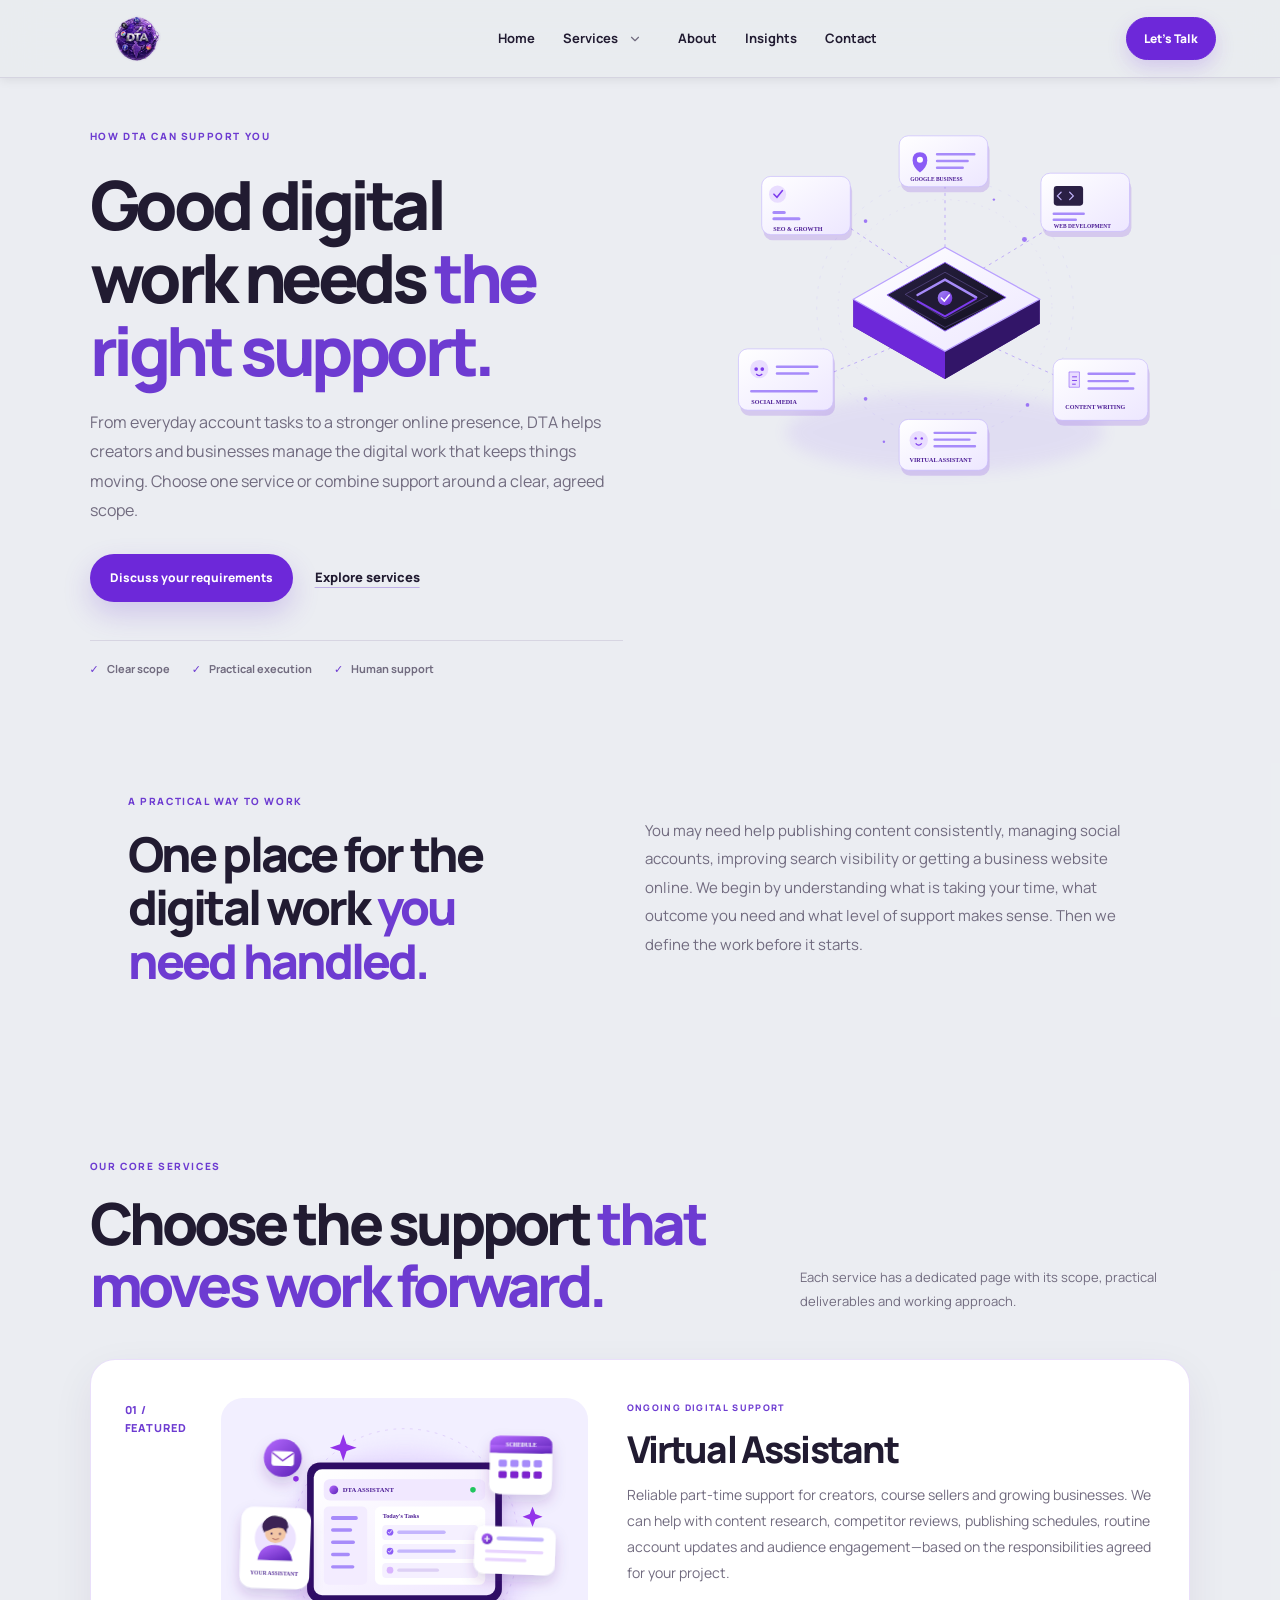
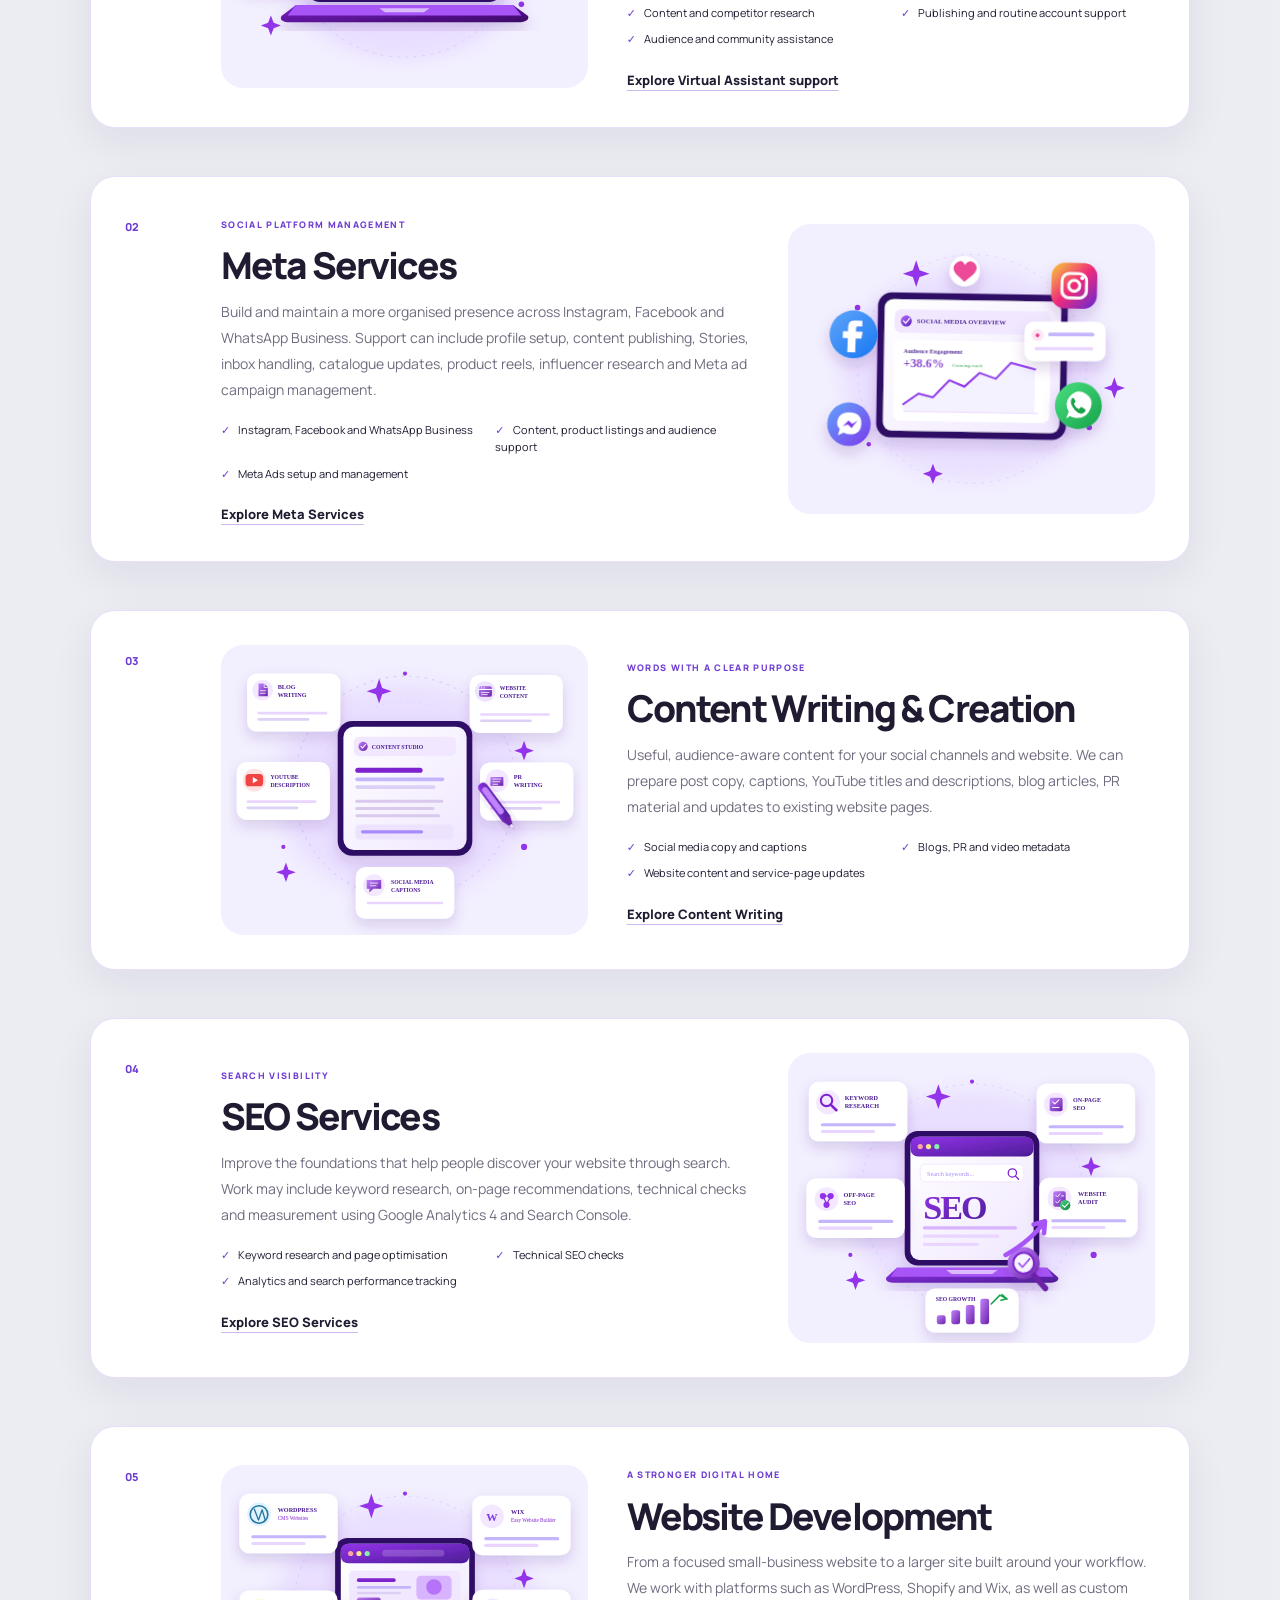
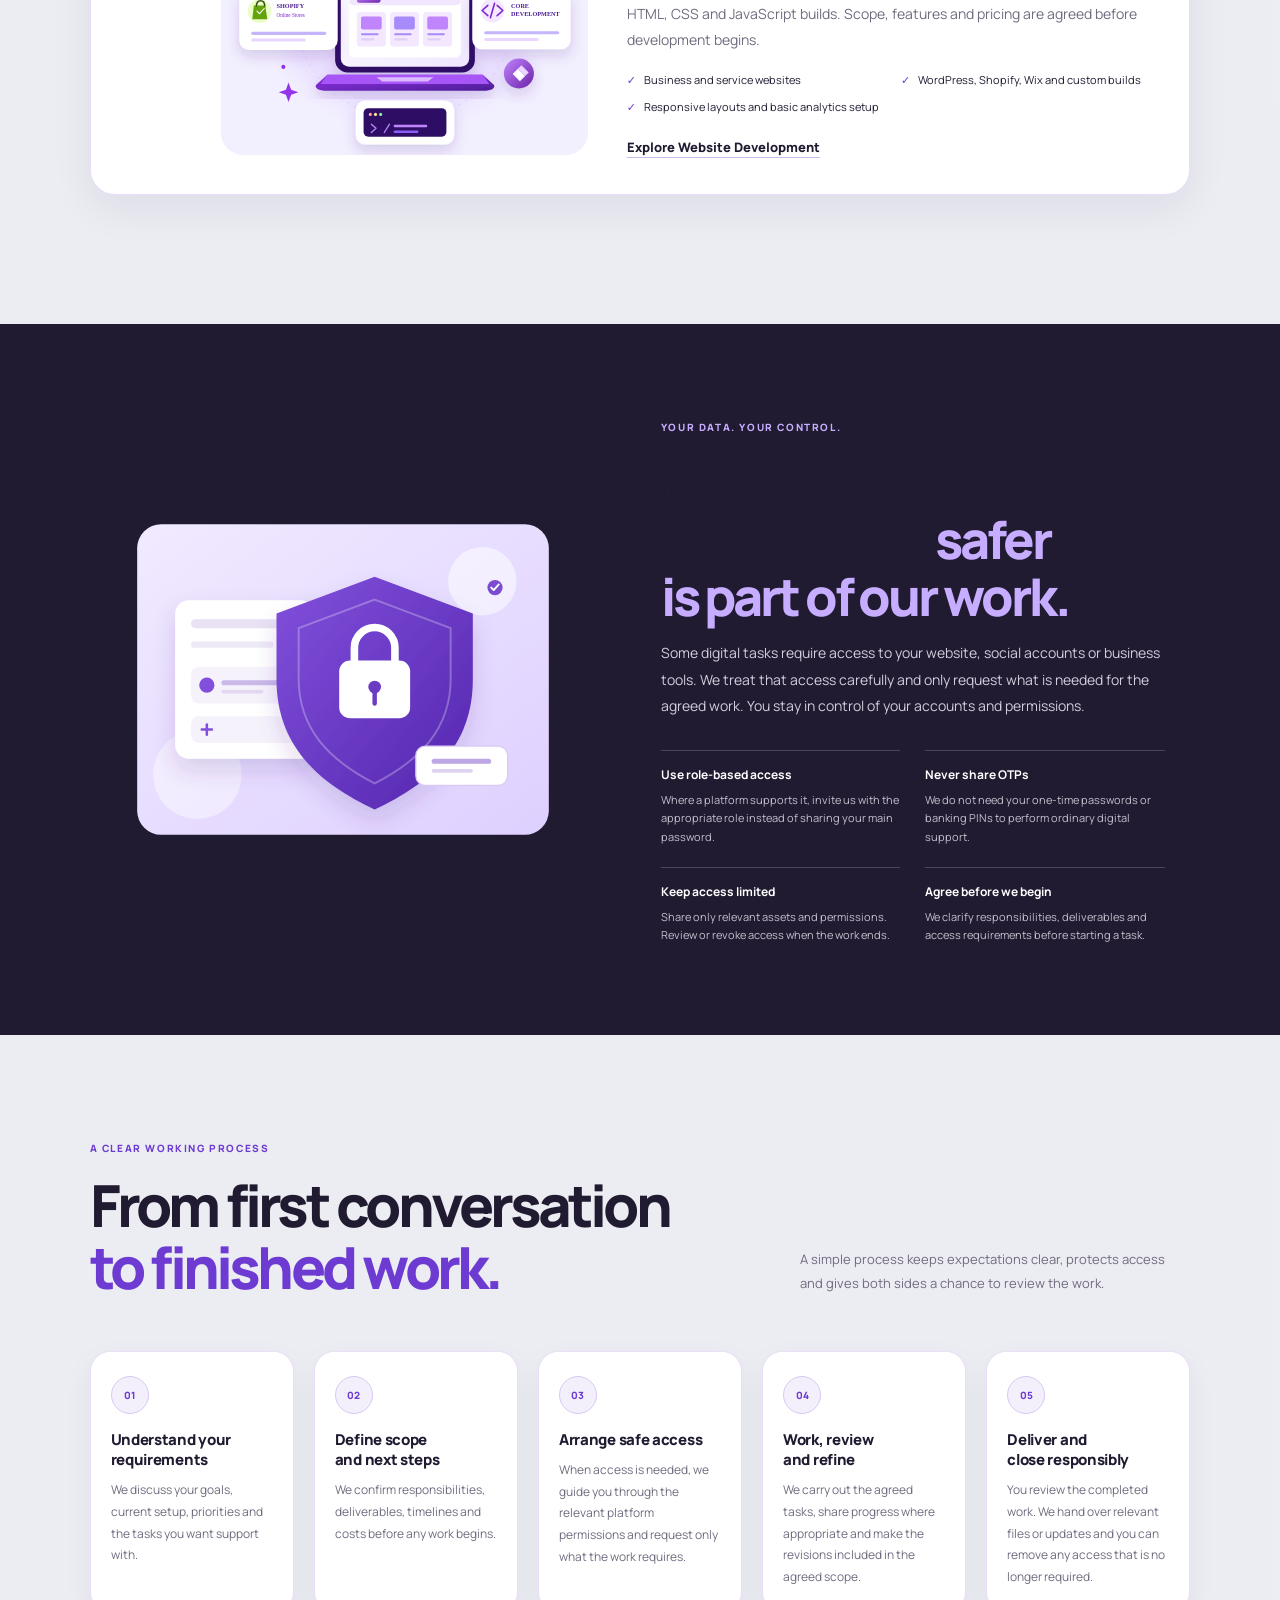
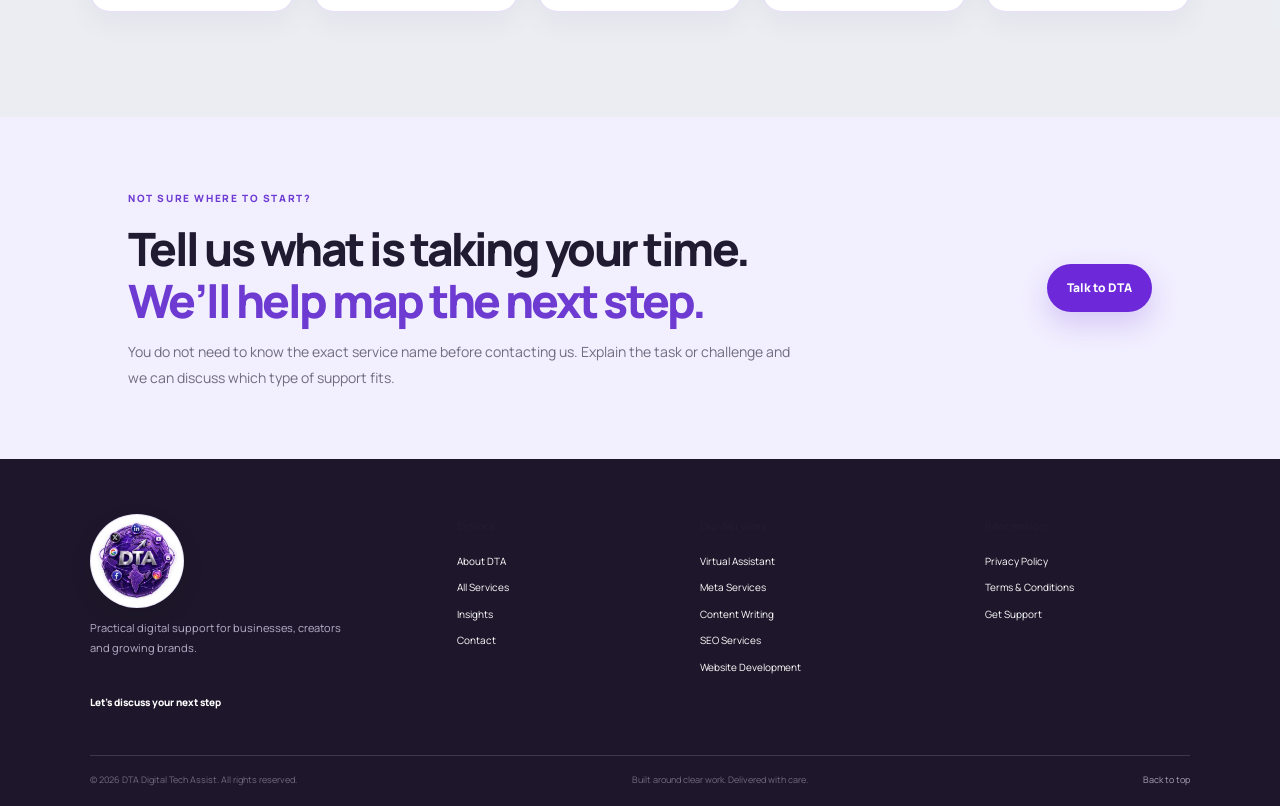
<file: services.html>
<!doctype html>
<html lang="en">
<head>
  <meta charset="utf-8">
  <meta name="viewport" content="width=device-width, initial-scale=1">
  <meta name="description" content="Explore practical digital support from DTA: virtual assistance, Meta services, content creation, SEO and website development.">
  <meta name="theme-color" content="#fbfaff">
  <title>Our Services | DTA Digital Tech Assist</title>
  <link rel="preconnect" href="https://fonts.googleapis.com">
  <link rel="preconnect" href="https://fonts.gstatic.com" crossorigin>
  <link href="https://fonts.googleapis.com/css2?family=Manrope:wght@400;500;600;700;800&display=swap" rel="stylesheet">
  <link rel="stylesheet" href="DTA.css">
  <link rel="stylesheet" href="DTA_mobile.css">
  <link rel="stylesheet" href="premium.css">
  <link rel="stylesheet" href="services-overview.css">
  <link rel="stylesheet" href="landing-page.css">
  <link rel="stylesheet" href="final-polish.css">
  <style>
    .premium-hero, .dta-contact-hero, .about-page-hero, .services-intro-hero {
      padding-top: clamp(24px, 4vw, 45px) !important;
      padding-bottom: clamp(24px, 4vw, 45px) !important;
    }

    .premium-hero, .services-intro-hero {
  align-items: flex-start !important; /* Isse image aur content upar ki taraf align ho jayenge */
}
  </style>
</head>
<body class="premium-site" id="top">
  <header class="premium-nav">
    <a class="premium-brand" href="index.html" aria-label="DTA Digital Tech Assist home"><img src="DTA-logo.webp" alt="DTA Digital Tech Assist"></a>
    <button class="premium-menu-toggle" aria-expanded="false" aria-label="Open navigation">☰</button>
    <nav class="premium-links" aria-label="Main navigation">
      <a href="index.html">Home</a>
      <div class="premium-dropdown"><a href="services.html" aria-current="page">Services</a><button class="premium-drop-toggle" aria-label="Show service pages" aria-expanded="false"><svg class="dta-chevron-icon" viewBox="0 0 24 24" aria-hidden="true"><path d="m6 9 6 6 6-6"/></svg></button>
        <div class="premium-drop-menu"><a href="virtual-assistant.html">Virtual Assistant</a><a href="meta-services.html">Meta Services</a><a href="content-writing.html">Content Writing</a><a href="seo.html">SEO Services</a><a href="website-development.html">Website Development</a>
</div>
      </div>
      <a href="about.html">About</a><a href="insights.html">Insights</a><a href="contact.html">Contact</a>
    </nav>
    <div class="premium-nav-actions"><a class="premium-nav-cta" href="contact.html">Let’s Talk</a></div>
  </header>

  <main class="services-overview">
    <section class="services-intro-hero">
      <div class="services-hero-copy reveal">
        <span class="eyebrow">HOW DTA CAN SUPPORT YOU</span>
        <h1>Good digital work needs <em>the right support.</em></h1>
        <p>From everyday account tasks to a stronger online presence, DTA helps creators and businesses manage the digital work that keeps things moving. Choose one service or combine support around a clear, agreed scope.</p>
        <div class="services-hero-actions"><a class="p-btn p-btn-primary" href="contact.html">Discuss your requirements</a><a class="services-text-link" href="#our-services">Explore services</a></div>
        <div class="services-hero-points"><span>Clear scope</span><span>Practical execution</span><span>Human support</span></div>
      </div>
      <div class="services-hero-visual reveal"><img src="services-hero.svg" alt="Illustration representing connected digital services and organised business support" loading="eager"></div>
    </section>

    <section class="services-intro-band">
      <div class="services-intro-heading"><span class="eyebrow">A PRACTICAL WAY TO WORK</span><h2>One place for the digital work <em>you need handled.</em></h2></div>
      <p>You may need help publishing content consistently, managing social accounts, improving search visibility or getting a business website online. We begin by understanding what is taking your time, what outcome you need and what level of support makes sense. Then we define the work before it starts.</p>
    </section>

    <section class="services-list-section p-section" id="our-services">
      <div class="p-section-head services-section-head"><div><span class="eyebrow">OUR CORE SERVICES</span><h2>Choose the support <em>that moves work forward.</em></h2></div><p>Each service has a dedicated page with its scope, practical deliverables and working approach.</p></div>
      <div class="service-feature-list">
        <article class="service-feature-row service-feature-primary reveal">
          <div class="service-feature-number">01 / FEATURED</div>
          <div class="service-feature-image"><img src="Vassistant.svg" alt="Digital assistant organising tasks and supporting an online business" loading="lazy"></div>
          <div class="service-feature-copy"><span class="service-feature-label">ONGOING DIGITAL SUPPORT</span><h3>Virtual Assistant</h3><p>Reliable part-time support for creators, course sellers and growing businesses. We can help with content research, competitor reviews, publishing schedules, routine account updates and audience engagement—based on the responsibilities agreed for your project.</p><ul><li>Content and competitor research</li><li>Publishing and routine account support</li><li>Audience and community assistance</li></ul><a class="service-detail-link" href="virtual-assistant.html">Explore Virtual Assistant support</a></div>
        </article>
        <article class="service-feature-row reveal">
          <div class="service-feature-number">02</div><div class="service-feature-image"><img src="herosocial-media.svg" alt="Social media account and Meta business support illustration" loading="lazy"></div>
          <div class="service-feature-copy"><span class="service-feature-label">SOCIAL PLATFORM MANAGEMENT</span><h3>Meta Services</h3><p>Build and maintain a more organised presence across Instagram, Facebook and WhatsApp Business. Support can include profile setup, content publishing, Stories, inbox handling, catalogue updates, product reels, influencer research and Meta ad campaign management.</p><ul><li>Instagram, Facebook and WhatsApp Business</li><li>Content, product listings and audience support</li><li>Meta Ads setup and management</li></ul><a class="service-detail-link" href="meta-services.html">Explore Meta Services</a></div>
        </article>
        <article class="service-feature-row service-feature-reverse reveal">
          <div class="service-feature-number">03</div><div class="service-feature-image"><img src="herocontentwriting.svg" alt="Content writing and editorial planning illustration" loading="lazy"></div>
          <div class="service-feature-copy"><span class="service-feature-label">WORDS WITH A CLEAR PURPOSE</span><h3>Content Writing &amp; Creation</h3><p>Useful, audience-aware content for your social channels and website. We can prepare post copy, captions, YouTube titles and descriptions, blog articles, PR material and updates to existing website pages.</p><ul><li>Social media copy and captions</li><li>Blogs, PR and video metadata</li><li>Website content and service-page updates</li></ul><a class="service-detail-link" href="content-writing.html">Explore Content Writing</a></div>
        </article>
        <article class="service-feature-row reveal">
          <div class="service-feature-number">04</div><div class="service-feature-image"><img src="seo.svg" alt="Search engine optimisation and performance illustration" loading="lazy"></div>
          <div class="service-feature-copy"><span class="service-feature-label">SEARCH VISIBILITY</span><h3>SEO Services</h3><p>Improve the foundations that help people discover your website through search. Work may include keyword research, on-page recommendations, technical checks and measurement using Google Analytics 4 and Search Console.</p><ul><li>Keyword research and page optimisation</li><li>Technical SEO checks</li><li>Analytics and search performance tracking</li></ul><a class="service-detail-link" href="seo.html">Explore SEO Services</a></div>
        </article>
        <article class="service-feature-row service-feature-reverse reveal">
          <div class="service-feature-number">05</div><div class="service-feature-image"><img src="website.svg" alt="Website development and responsive website illustration" loading="lazy"></div>
          <div class="service-feature-copy"><span class="service-feature-label">A STRONGER DIGITAL HOME</span><h3>Website Development</h3><p>From a focused small-business website to a larger site built around your workflow. We work with platforms such as WordPress, Shopify and Wix, as well as custom HTML, CSS and JavaScript builds. Scope, features and pricing are agreed before development begins.</p><ul><li>Business and service websites</li><li>WordPress, Shopify, Wix and custom builds</li><li>Responsive layouts and basic analytics setup</li></ul><a class="service-detail-link" href="website-development.html">Explore Website Development</a></div>
        </article>
      </div>
    </section>

    <section class="safe-access-section">
      <div class="safe-access-visual reveal"><img src="secure-access-illustration.svg" alt="Illustration of protected digital access, permissions and secure account handling" loading="lazy"></div>
      <div class="safe-access-copy reveal"><span class="eyebrow">YOUR DATA. YOUR CONTROL.</span><h2>Making your shared data <em>safer is part of our work.</em></h2><p>Some digital tasks require access to your website, social accounts or business tools. We treat that access carefully and only request what is needed for the agreed work. You stay in control of your accounts and permissions.</p><div class="safe-access-points"><div><strong>Use role-based access</strong><span>Where a platform supports it, invite us with the appropriate role instead of sharing your main password.</span></div><div><strong>Never share OTPs</strong><span>We do not need your one-time passwords or banking PINs to perform ordinary digital support.</span></div><div><strong>Keep access limited</strong><span>Share only relevant assets and permissions. Review or revoke access when the work ends.</span></div><div><strong>Agree before we begin</strong><span>We clarify responsibilities, deliverables and access requirements before starting a task.</span></div></div></div>
    </section>

    <section class="work-process-section p-section">
      <div class="p-section-head"><div><span class="eyebrow">A CLEAR WORKING PROCESS</span><h2>From first conversation <em>to finished work.</em></h2></div><p>A simple process keeps expectations clear, protects access and gives both sides a chance to review the work.</p></div>
      <ol class="services-process-list">
        <li class="reveal"><span>01</span><div><h3>Understand your requirements</h3><p>We discuss your goals, current setup, priorities and the tasks you want support with.</p></div></li>
        <li class="reveal"><span>02</span><div><h3>Define scope and next steps</h3><p>We confirm responsibilities, deliverables, timelines and costs before any work begins.</p></div></li>
        <li class="reveal"><span>03</span><div><h3>Arrange safe access</h3><p>When access is needed, we guide you through the relevant platform permissions and request only what the work requires.</p></div></li>
        <li class="reveal"><span>04</span><div><h3>Work, review and refine</h3><p>We carry out the agreed tasks, share progress where appropriate and make the revisions included in the agreed scope.</p></div></li>
        <li class="reveal"><span>05</span><div><h3>Deliver and close responsibly</h3><p>You review the completed work. We hand over relevant files or updates and you can remove any access that is no longer required.</p></div></li>
      </ol>
    </section>

    <section class="services-fit-section">
      <div><span class="eyebrow">NOT SURE WHERE TO START?</span><h2>Tell us what is taking your time. <em>We’ll help map the next step.</em></h2><p>You do not need to know the exact service name before contacting us. Explain the task or challenge and we can discuss which type of support fits.</p></div>
      <a class="p-btn p-btn-primary" href="contact.html">Talk to DTA</a>
    </section>
  </main>

  <footer class="premium-footer">
    <div class="premium-footer-main">
      <div class="premium-footer-brand">
        <a href="index.html" aria-label="DTA Digital Tech Assist home"><img src="DTA-logo.webp" alt="DTA Digital Tech Assist logo"></a>
        <p>Practical digital support for businesses, creators and growing brands.</p>
        <a class="footer-email" href="mailto:hello@digitaltechassist.com">Let’s discuss your next step</a>
      </div>
      <div><h3>Explore</h3><a href="about.html">About DTA</a><a href="services.html">All Services</a><a href="insights.html">Insights</a><a href="contact.html">Contact</a></div>
      <div><h3>Our Services</h3><a href="virtual-assistant.html">Virtual Assistant</a><a href="meta-services.html">Meta Services</a><a href="content-writing.html">Content Writing</a><a href="seo.html">SEO Services</a><a href="website-development.html">Website Development</a>
</div>
      <div><h3>Information</h3><a href="privacy.html">Privacy Policy</a><a href="terms.html">Terms &amp; Conditions</a><a href="contact.html">Get Support</a></div>
    </div>
    <div class="premium-footer-bottom"><span>© <span data-year></span> DTA Digital Tech Assist. All rights reserved.</span><span>Built around clear work. Delivered with care.</span><a href="#top">Back to top</a></div>
  </footer>
  <script src="DTA.js"></script>
  <script src="premium.js"></script>
</body>
</html>
</file>
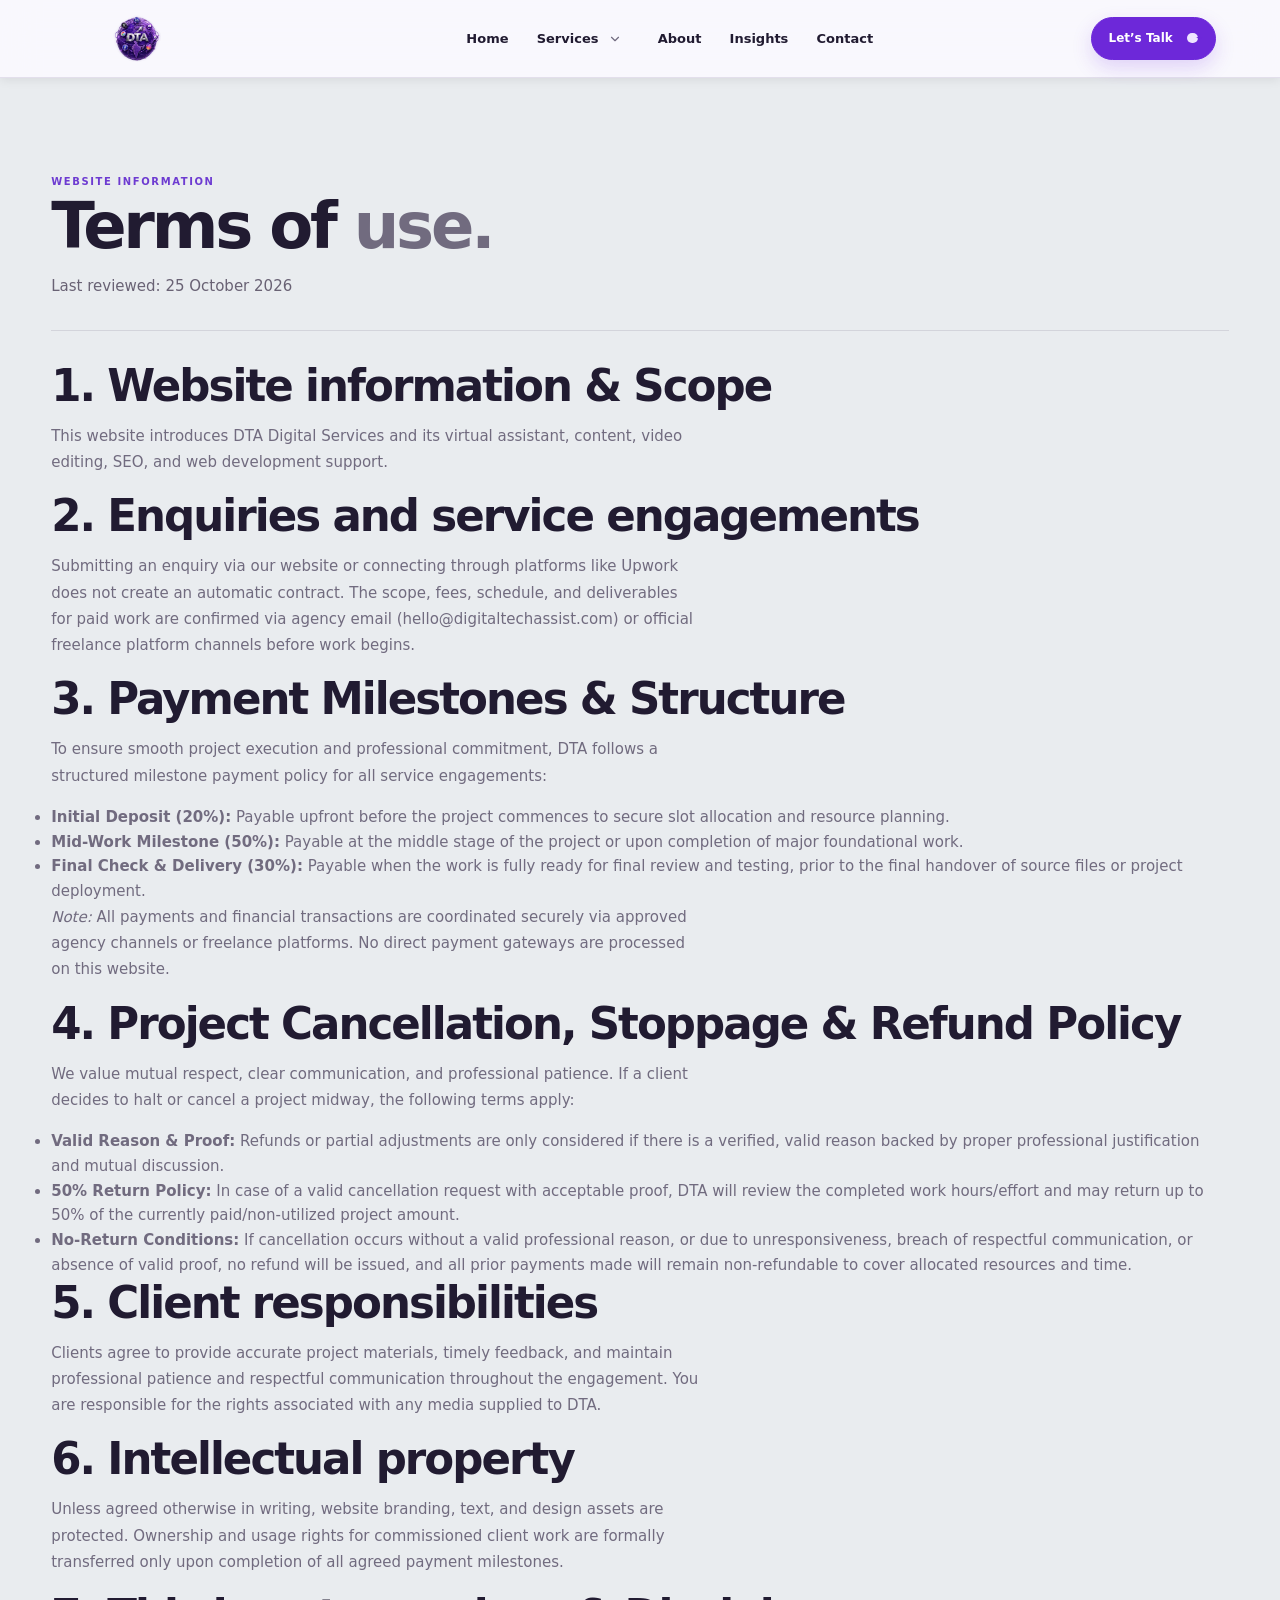
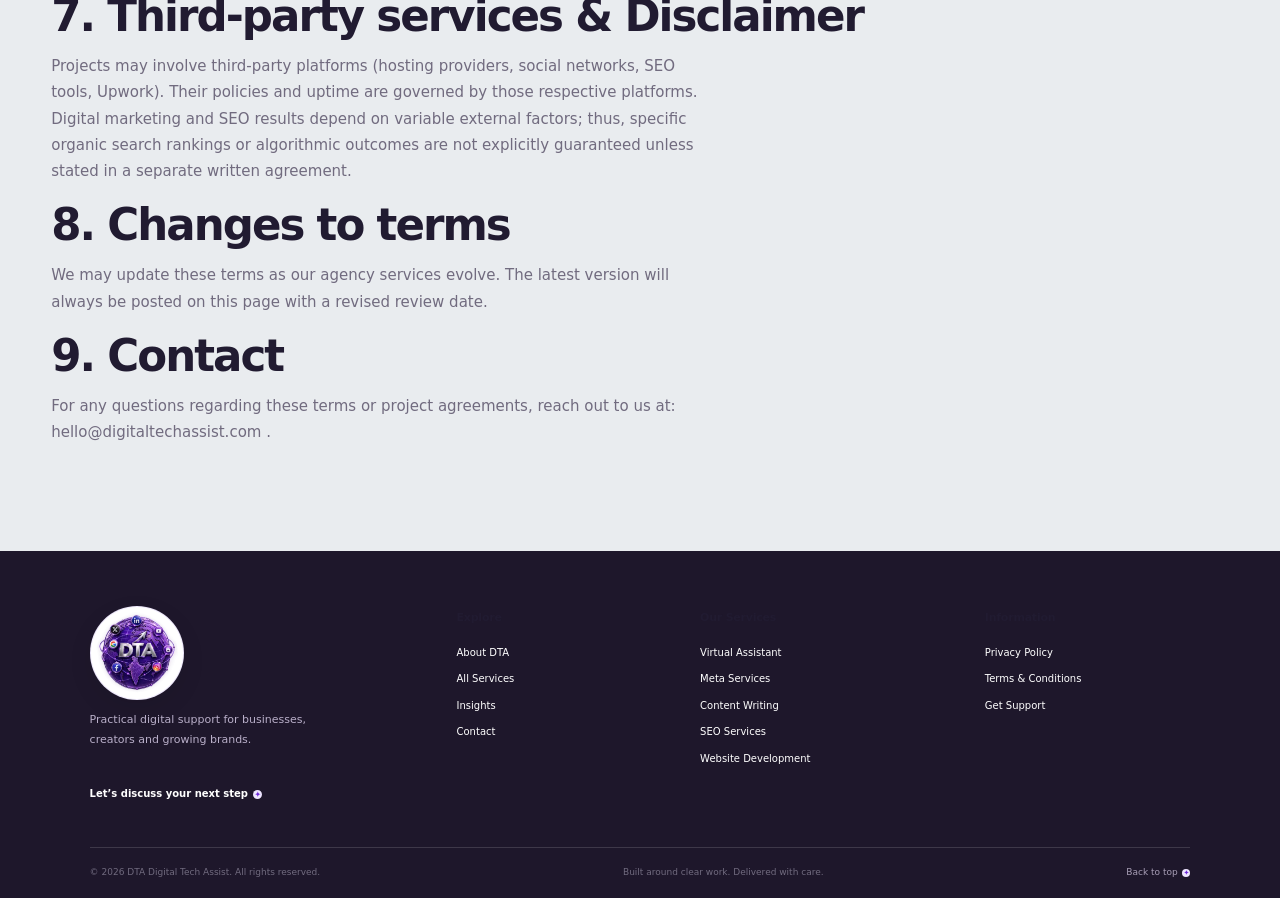
<file: terms.html>
<!DOCTYPE html>
<html lang="en">
 <head>
  <meta charset="utf-8"/>
  <meta content="width=device-width, initial-scale=1" name="viewport"/>
  <meta content="#f7f5fc" name="theme-color"/>
  <meta content="Terms of use and project engagement guidelines for DTA Digital Services." name="description"/>
  <meta content="website" property="og:type"/>
  <meta content="DTA Digital Services" property="og:site_name"/>
  <meta content="Terms of Use | DTA Digital Services" property="og:title"/>
  <meta content="Terms of use and project engagement guidelines for DTA Digital Services." property="og:description"/>
  <meta content="https://digitaltechassist.com/DTA-logo.webp" property="og:image"/>
  <link href="DTA-logo.webp" rel="icon"/>
  <link href="DTA.css" rel="stylesheet"/>
  <link href="DTA_mobile.css" rel="stylesheet"/>
  <link href="https://digitaltechassist.com/terms.html" rel="canonical"/>
  <title>
   Terms of Use | DTA Digital Services
  </title>
   <link rel="stylesheet" href="premium.css">
  <link rel="stylesheet" href="final-polish.css">
</head>
 <body id="top" class="premium-site">
  <header class="premium-nav"><a class="premium-brand" href="index.html" aria-label="DTA Digital Tech Assist home"><img src="DTA-logo.webp" alt="DTA Digital Tech Assist"></a><button class="premium-menu-toggle" aria-expanded="false" aria-label="Open navigation">☰</button><nav class="premium-links" aria-label="Main navigation"><a href="index.html">Home</a><div class="premium-dropdown"><a href="services.html">Services</a><button class="premium-drop-toggle" aria-label="Show service pages" aria-expanded="false"><svg class="dta-chevron-icon" viewBox="0 0 24 24" aria-hidden="true"><path d="m6 9 6 6 6-6"/></svg></button><div class="premium-drop-menu"><a href="virtual-assistant.html">Virtual Assistant</a><a href="meta-services.html">Meta Services</a><a href="content-writing.html">Content Writing</a><a href="seo.html">SEO Services</a><a href="website-development.html">Website Development</a></div></div><a href="about.html">About</a><a href="insights.html">Insights</a><a href="contact.html">Contact</a></nav><div class="premium-nav-actions"><a class="premium-nav-cta" href="contact.html">Let’s Talk <span><span class="dta-symbol-icon" aria-hidden="true">✦</span></span></a></div></header>

  <main id="main">
   <section class="section">
    <div class="container prose">
     <div class="eyebrow">Website information</div>
     <h1>Terms of <span class="gradient-text">use.</span></h1>
     <p style="margin-bottom: 30px; color: var(--muted);">Last reviewed: 25 October 2026</p>
     <hr style="border: none; border-top: 1px solid var(--border); margin-bottom: 30px;">

     <h2>
      1. Website information &amp; Scope
     </h2>
     <p>
      This website introduces DTA Digital Services and its virtual assistant, content, video editing, SEO, and web development support.

     <h2>
      2. Enquiries and service engagements
     </h2>
     <p>
      Submitting an enquiry via our website or connecting through platforms like Upwork does not create an automatic contract. The scope, fees, schedule, and deliverables for paid work are confirmed via agency email (hello@digitaltechassist.com) or official freelance platform channels before work begins.
     </p>

     <h2>
      3. Payment Milestones &amp; Structure
     </h2>
     <p>
      To ensure smooth project execution and professional commitment, DTA follows a structured milestone payment policy for all service engagements:
     </p>
     <ul>
      <li><strong>Initial Deposit (20%):</strong> Payable upfront before the project commences to secure slot allocation and resource planning.</li>
      <li><strong>Mid-Work Milestone (50%):</strong> Payable at the middle stage of the project or upon completion of major foundational work.</li>
      <li><strong>Final Check &amp; Delivery (30%):</strong> Payable when the work is fully ready for final review and testing, prior to the final handover of source files or project deployment.</li>
     </ul>
     <p>
      <em>Note:</em> All payments and financial transactions are coordinated securely via approved agency channels or freelance platforms. No direct payment gateways are processed on this website.
     </p>

     <h2>
      4. Project Cancellation, Stoppage &amp; Refund Policy
     </h2>
     <p>
      We value mutual respect, clear communication, and professional patience. If a client decides to halt or cancel a project midway, the following terms apply:
     </p>
     <ul>
      <li><strong>Valid Reason &amp; Proof:</strong> Refunds or partial adjustments are only considered if there is a verified, valid reason backed by proper professional justification and mutual discussion.</li>
      <li><strong>50% Return Policy:</strong> In case of a valid cancellation request with acceptable proof, DTA will review the completed work hours/effort and may return up to 50% of the currently paid/non-utilized project amount.</li>
      <li><strong>No-Return Conditions:</strong> If cancellation occurs without a valid professional reason, or due to unresponsiveness, breach of respectful communication, or absence of valid proof, no refund will be issued, and all prior payments made will remain non-refundable to cover allocated resources and time.</li>
     </ul>

     <h2>
      5. Client responsibilities
     </h2>
     <p>
      Clients agree to provide accurate project materials, timely feedback, and maintain professional patience and respectful communication throughout the engagement. You are responsible for the rights associated with any media supplied to DTA.
     </p>

     <h2>
      6. Intellectual property
     </h2>
     <p>
      Unless agreed otherwise in writing, website branding, text, and design assets are protected. Ownership and usage rights for commissioned client work are formally transferred only upon completion of all agreed payment milestones.
     </p>

     <h2>
      7. Third-party services &amp; Disclaimer
     </h2>
     <p>
      Projects may involve third-party platforms (hosting providers, social networks, SEO tools, Upwork). Their policies and uptime are governed by those respective platforms. Digital marketing and SEO results depend on variable external factors; thus, specific organic search rankings or algorithmic outcomes are not explicitly guaranteed unless stated in a separate written agreement.
     </p>

     <h2>
      8. Changes to terms
     </h2>
     <p>
      We may update these terms as our agency services evolve. The latest version will always be posted on this page with a revised review date.
     </p>

     <h2>
      9. Contact
     </h2>
     <p>
      For any questions regarding these terms or project agreements, reach out to us at:
      <a href="mailto:hello@digitaltechassist.com">
       hello@digitaltechassist.com
      </a>.
     </p>
    </div>
   </section>
  </main>

  <!-- ========================= FOOTER ========================= -->
  <footer class="premium-footer"><div class="premium-footer-main"><div class="premium-footer-brand"><a href="index.html"><img src="DTA-logo.webp" alt="DTA Digital Tech Assist"></a><p>Practical digital support for businesses, creators and growing brands.</p><a class="footer-email" href="contact.html">Let’s discuss your next step <span class="dta-symbol-icon" aria-hidden="true">✦</span></a></div><div><h3>Explore</h3><a href="about.html">About DTA</a><a href="services.html">All Services</a><a href="insights.html">Insights</a><a href="contact.html">Contact</a></div><div><h3>Our Services</h3><a href="virtual-assistant.html">Virtual Assistant</a><a href="meta-services.html">Meta Services</a><a href="content-writing.html">Content Writing</a><a href="seo.html">SEO Services</a><a href="website-development.html">Website Development</a></div><div><h3>Information</h3><a href="privacy.html">Privacy Policy</a><a href="terms.html">Terms &amp; Conditions</a><a href="contact.html">Get Support</a></div></div><div class="premium-footer-bottom"><span>© <span data-year></span> DTA Digital Tech Assist. All rights reserved.</span><span>Built around clear work. Delivered with care.</span><a href="#top">Back to top <span class="dta-symbol-icon" aria-hidden="true">✦</span></a></div></footer>

  <script src="DTA.js"></script>
<script src="premium.js"></script>
 </body>
</html>
</file>
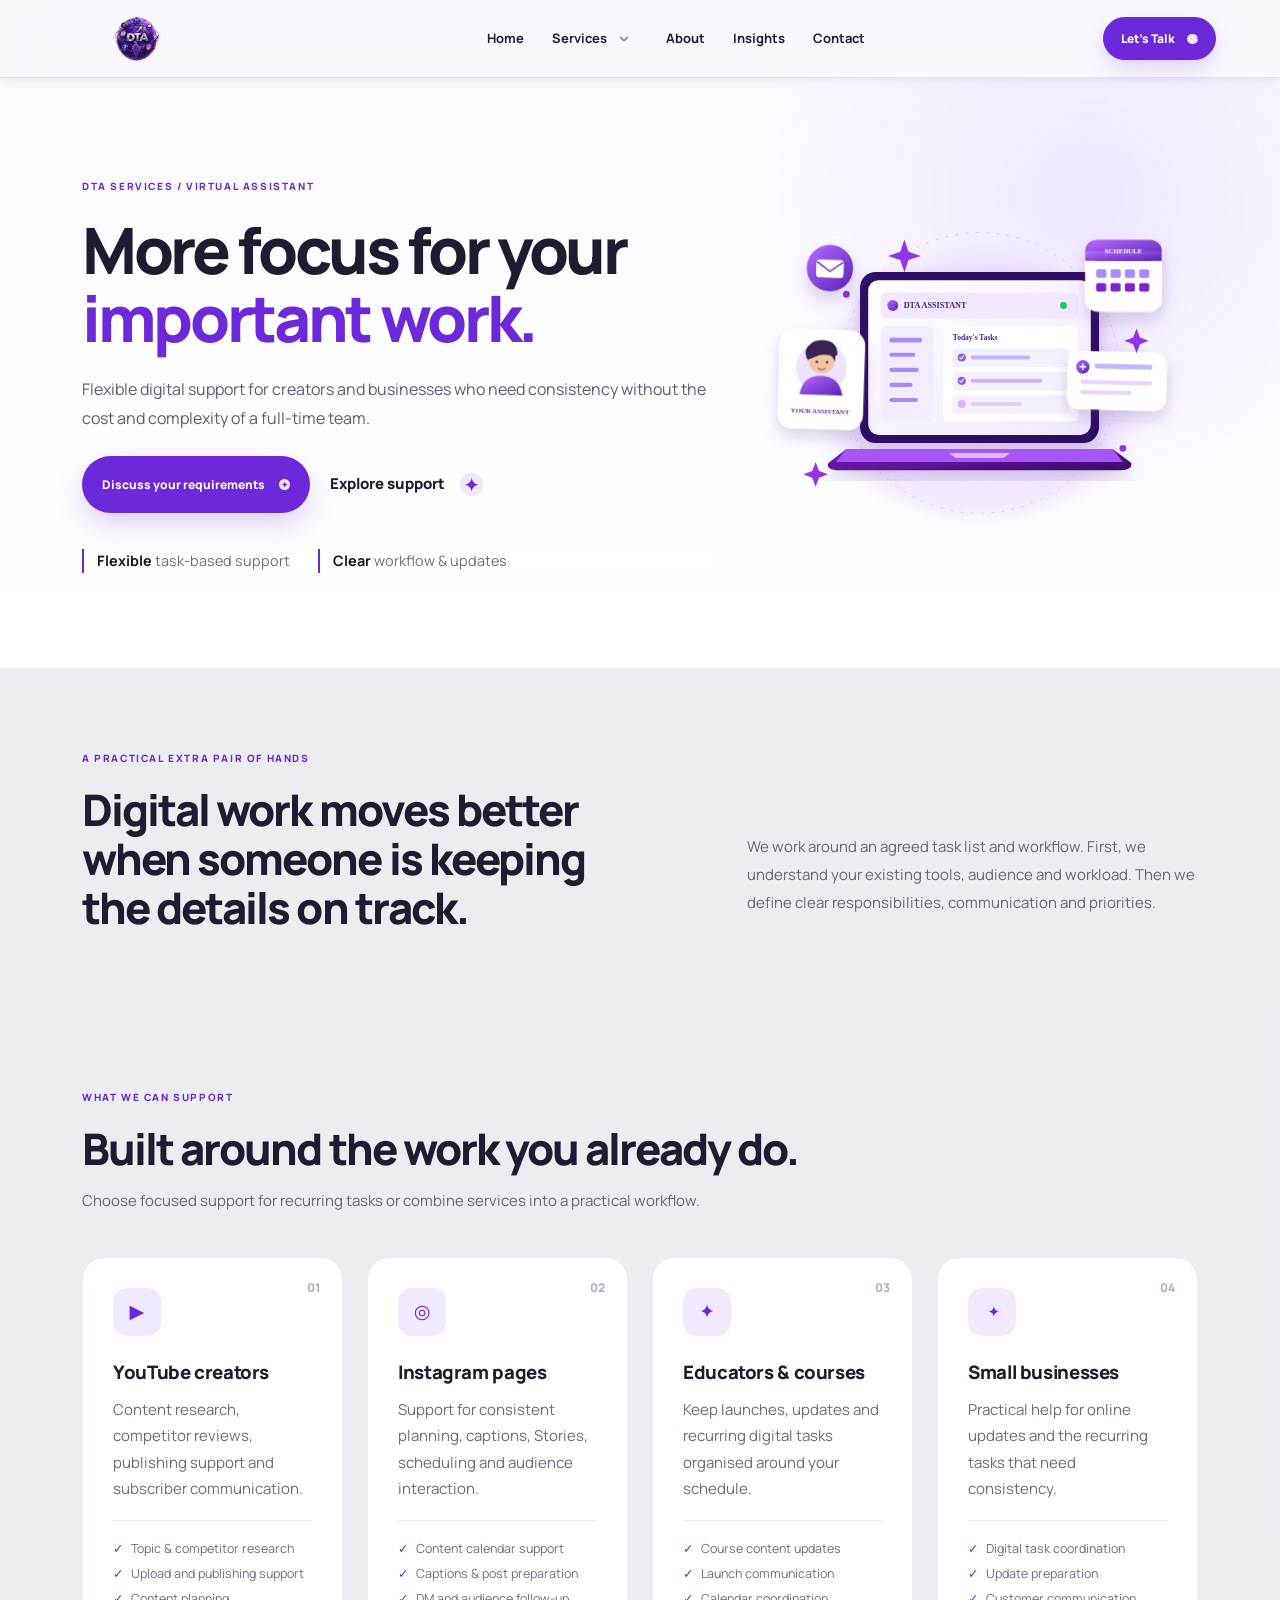
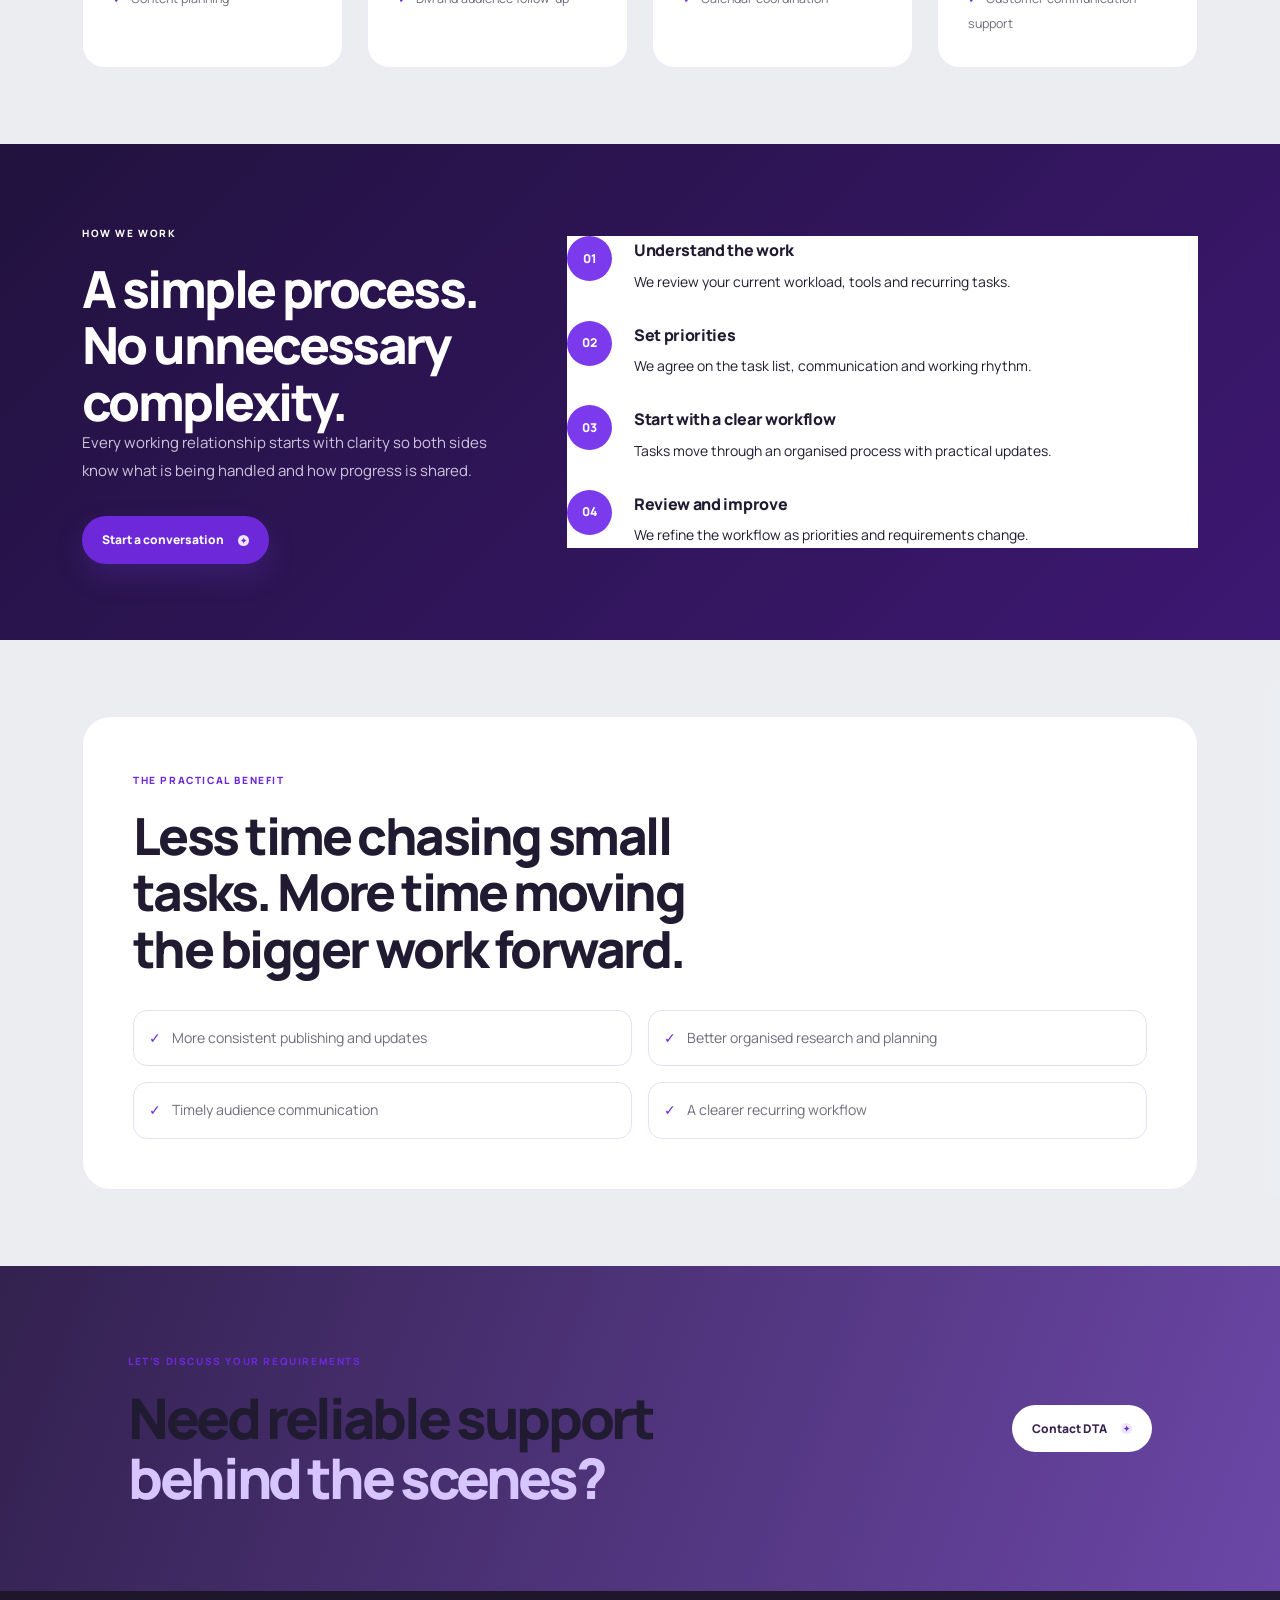
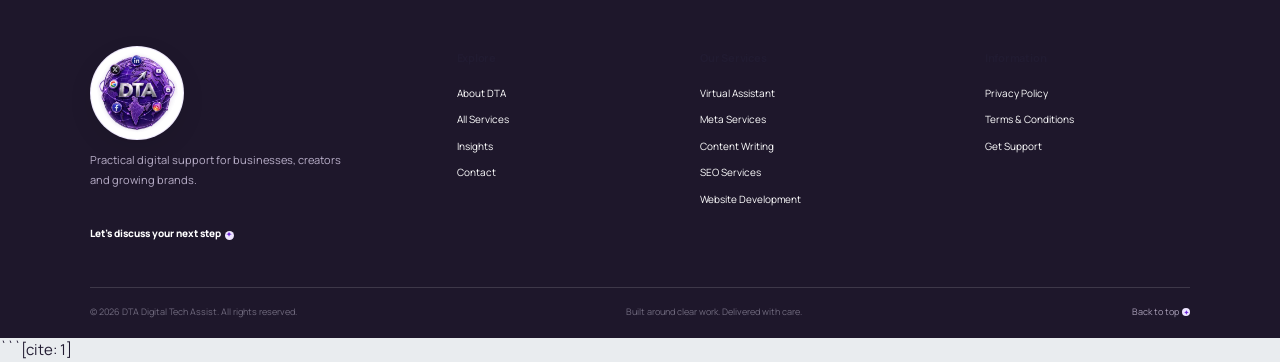
<file: virtual-assistant.html>
<!doctype html>
<html lang="en">
<head>
<meta charset="utf-8">
<meta name="viewport" content="width=device-width,initial-scale=1">
<meta name="description" content="Flexible virtual assistant support for creators and businesses.">
<title>Virtual Assistant | DTA Digital Tech Assist</title>
<link rel="preconnect" href="https://fonts.googleapis.com">
<link rel="preconnect" href="https://fonts.gstatic.com" crossorigin>
<link href="https://fonts.googleapis.com/css2?family=Manrope:wght@400;500;600;700;800&display=swap" rel="stylesheet">
<link href="https://cdn.jsdelivr.net/npm/bootstrap@5.3.3/dist/css/bootstrap.min.css" rel="stylesheet">
<link rel="stylesheet" href="DTA.css"><link rel="stylesheet" href="DTA_mobile.css"><link rel="stylesheet" href="premium.css">
<link rel="stylesheet" href="final-polish.css">
<style>
  .va-hero {
    padding-top: clamp(24px, 4vw, 45px) !important;
    padding-bottom: clamp(24px, 4vw, 45px) !important;
  }
</style>
  <link rel="stylesheet" href="subpages-final.css">
</head>
<body class="premium-site va-page dta-subpage-theme" id="top">
<header class="premium-nav"><a class="premium-brand" href="index.html" aria-label="DTA Digital Tech Assist home"><img src="DTA-logo.webp" alt="DTA Digital Tech Assist"></a><button class="premium-menu-toggle" aria-expanded="false" aria-label="Open navigation">☰</button><nav class="premium-links" aria-label="Main navigation"><a href="index.html">Home</a><div class="premium-dropdown"><a href="services.html">Services</a><button class="premium-drop-toggle" aria-label="Show service pages" aria-expanded="false"><svg class="dta-chevron-icon" viewBox="0 0 24 24" aria-hidden="true"><path d="m6 9 6 6 6-6"/></svg></button><div class="premium-drop-menu"><a href="virtual-assistant.html">Virtual Assistant</a><a href="meta-services.html">Meta Services</a><a href="content-writing.html">Content Writing</a><a href="seo.html">SEO Services</a><a href="website-development.html">Website Development</a></div></div><a href="about.html">About</a><a href="insights.html">Insights</a><a href="contact.html">Contact</a></nav><div class="premium-nav-actions"><a class="premium-nav-cta" href="contact.html">Let’s Talk <span><span class="dta-symbol-icon" aria-hidden="true">✦</span></span></a></div></header>

<main>
<section class="va-hero overflow-hidden">
<div class="container"><div class="row align-items-center g-5">
<div class="col-lg-7"><div class="va-reveal"><span class="eyebrow">DTA SERVICES / VIRTUAL ASSISTANT</span><h1>More focus for your <em>important work.</em></h1><p>Flexible digital support for creators and businesses who need consistency without the cost and complexity of a full-time team.</p><div class="d-flex flex-wrap gap-3 mt-4"><a class="p-btn p-btn-primary" href="contact.html">Discuss your requirements <span class="dta-symbol-icon" aria-hidden="true">✦</span></a><a class="va-text-link" href="#services">Explore support <span><span class="dta-symbol-icon" aria-hidden="true">✦</span></span></a></div><div class="va-mini-proof"><span><b>Flexible</b> task-based support</span><span><b>Clear</b> workflow & updates</span></div></div></div>
<div class="col-lg-5">
  <div class="va-visual va-reveal text-center">
    <img src="Vassistant.svg" alt="Virtual Assistant Workflow" class="img-fluid">
  </div>
</div>
</div></div>
</section>

<section class="va-intro p-section"><div class="container"><div class="row align-items-end g-4"><div class="col-lg-6"><span class="eyebrow">A PRACTICAL EXTRA PAIR OF HANDS</span><h2>Digital work moves better when someone is keeping the details on track.</h2></div><div class="col-lg-5 offset-lg-1"><p>We work around an agreed task list and workflow. First, we understand your existing tools, audience and workload. Then we define clear responsibilities, communication and priorities.</p></div></div></div></section>

<section class="va-services p-section" id="services"><div class="container"><div class="va-section-heading"><span class="eyebrow">WHAT WE CAN SUPPORT</span><h2>Built around the work you already do.</h2><p>Choose focused support for recurring tasks or combine services into a practical workflow.</p></div><div class="row g-4">
<div class="col-md-6 col-xl-3"><article class="va-service-card"><span class="va-num">01</span><div class="va-icon">▶</div><h3>YouTube creators</h3><p>Content research, competitor reviews, publishing support and subscriber communication.</p><ul><li>Topic & competitor research</li><li>Upload and publishing support</li><li>Content planning</li></ul></article></div>
<div class="col-md-6 col-xl-3"><article class="va-service-card"><span class="va-num">02</span><div class="va-icon">◎</div><h3>Instagram pages</h3><p>Support for consistent planning, captions, Stories, scheduling and audience interaction.</p><ul><li>Content calendar support</li><li>Captions & post preparation</li><li>DM and audience follow-up</li></ul></article></div>
<div class="col-md-6 col-xl-3"><article class="va-service-card"><span class="va-num">03</span><div class="va-icon">✦</div><h3>Educators & courses</h3><p>Keep launches, updates and recurring digital tasks organised around your schedule.</p><ul><li>Course content updates</li><li>Launch communication</li><li>Calendar coordination</li></ul></article></div>
<div class="col-md-6 col-xl-3"><article class="va-service-card"><span class="va-num">04</span><div class="va-icon"><span class="dta-symbol-icon" aria-hidden="true">✦</span></div><h3>Small businesses</h3><p>Practical help for online updates and the recurring tasks that need consistency.</p><ul><li>Digital task coordination</li><li>Update preparation</li><li>Customer communication support</li></ul></article></div>
</div></div></section>

<section class="va-process p-section"><div class="container"><div class="row align-items-center g-5"><div class="col-lg-5"><span class="eyebrow">HOW WE WORK</span><h2>A simple process. No unnecessary complexity.</h2><p>Every working relationship starts with clarity so both sides know what is being handled and how progress is shared.</p><a class="p-btn p-btn-primary mt-3" href="contact.html">Start a conversation <span class="dta-symbol-icon" aria-hidden="true">✦</span></a></div><div class="col-lg-7"><div class="va-timeline"><article><span>01</span><div><h3>Understand the work</h3><p>We review your current workload, tools and recurring tasks.</p></div></article><article><span>02</span><div><h3>Set priorities</h3><p>We agree on the task list, communication and working rhythm.</p></div></article><article><span>03</span><div><h3>Start with a clear workflow</h3><p>Tasks move through an organised process with practical updates.</p></div></article><article><span>04</span><div><h3>Review and improve</h3><p>We refine the workflow as priorities and requirements change.</p></div></article></div></div></div></div></section>

<section class="va-benefits p-section"><div class="container"><div class="va-benefit-box"><div><span class="eyebrow">THE PRACTICAL BENEFIT</span><h2>Less time chasing small tasks. More time moving the bigger work forward.</h2></div><div class="row g-3"><div class="col-sm-6"><p><span>✓</span> More consistent publishing and updates</p></div><div class="col-sm-6"><p><span>✓</span> Better organised research and planning</p></div><div class="col-sm-6"><p><span>✓</span> Timely audience communication</p></div><div class="col-sm-6"><p><span>✓</span> A clearer recurring workflow</p></div></div></div></div></section>

<section class="p-final-cta"><div><span class="eyebrow">LET’S DISCUSS YOUR REQUIREMENTS</span><h2>Need reliable support<br><em>behind the scenes?</em></h2></div><a class="p-btn p-btn-light" href="contact.html">Contact DTA <span class="dta-symbol-icon" aria-hidden="true">✦</span></a></section>
</main>
<footer class="premium-footer"><div class="premium-footer-main"><div class="premium-footer-brand"><a href="index.html"><img src="DTA-logo.webp" alt="DTA Digital Tech Assist"></a><p>Practical digital support for businesses, creators and growing brands.</p><a class="footer-email" href="mailto:hello@digitaltechassist.com">Let’s discuss your next step <span class="dta-symbol-icon" aria-hidden="true">✦</span></a></div><div><h3>Explore</h3><a href="about.html">About DTA</a><a href="services.html">All Services</a><a href="insights.html">Insights</a><a href="contact.html">Contact</a></div><div><h3>Our Services</h3><a href="virtual-assistant.html">Virtual Assistant</a><a href="meta-services.html">Meta Services</a><a href="content-writing.html">Content Writing</a><a href="seo.html">SEO Services</a><a href="website-development.html">Website Development</a></div><div><h3>Information</h3><a href="privacy.html">Privacy Policy</a><a href="terms.html">Terms &amp; Conditions</a><a href="contact.html">Get Support</a></div></div><div class="premium-footer-bottom"><span>© <span data-year></span> DTA Digital Tech Assist. All rights reserved.</span><span>Built around clear work. Delivered with care.</span><a href="#top">Back to top <span class="dta-symbol-icon" aria-hidden="true">✦</span></a></div></footer>
<script src="https://cdn.jsdelivr.net/npm/bootstrap@5.3.3/dist/js/bootstrap.bundle.min.js"></script><script src="DTA.js"></script><script src="premium.js"></script>
</body></html>
```[cite: 1]
</file>
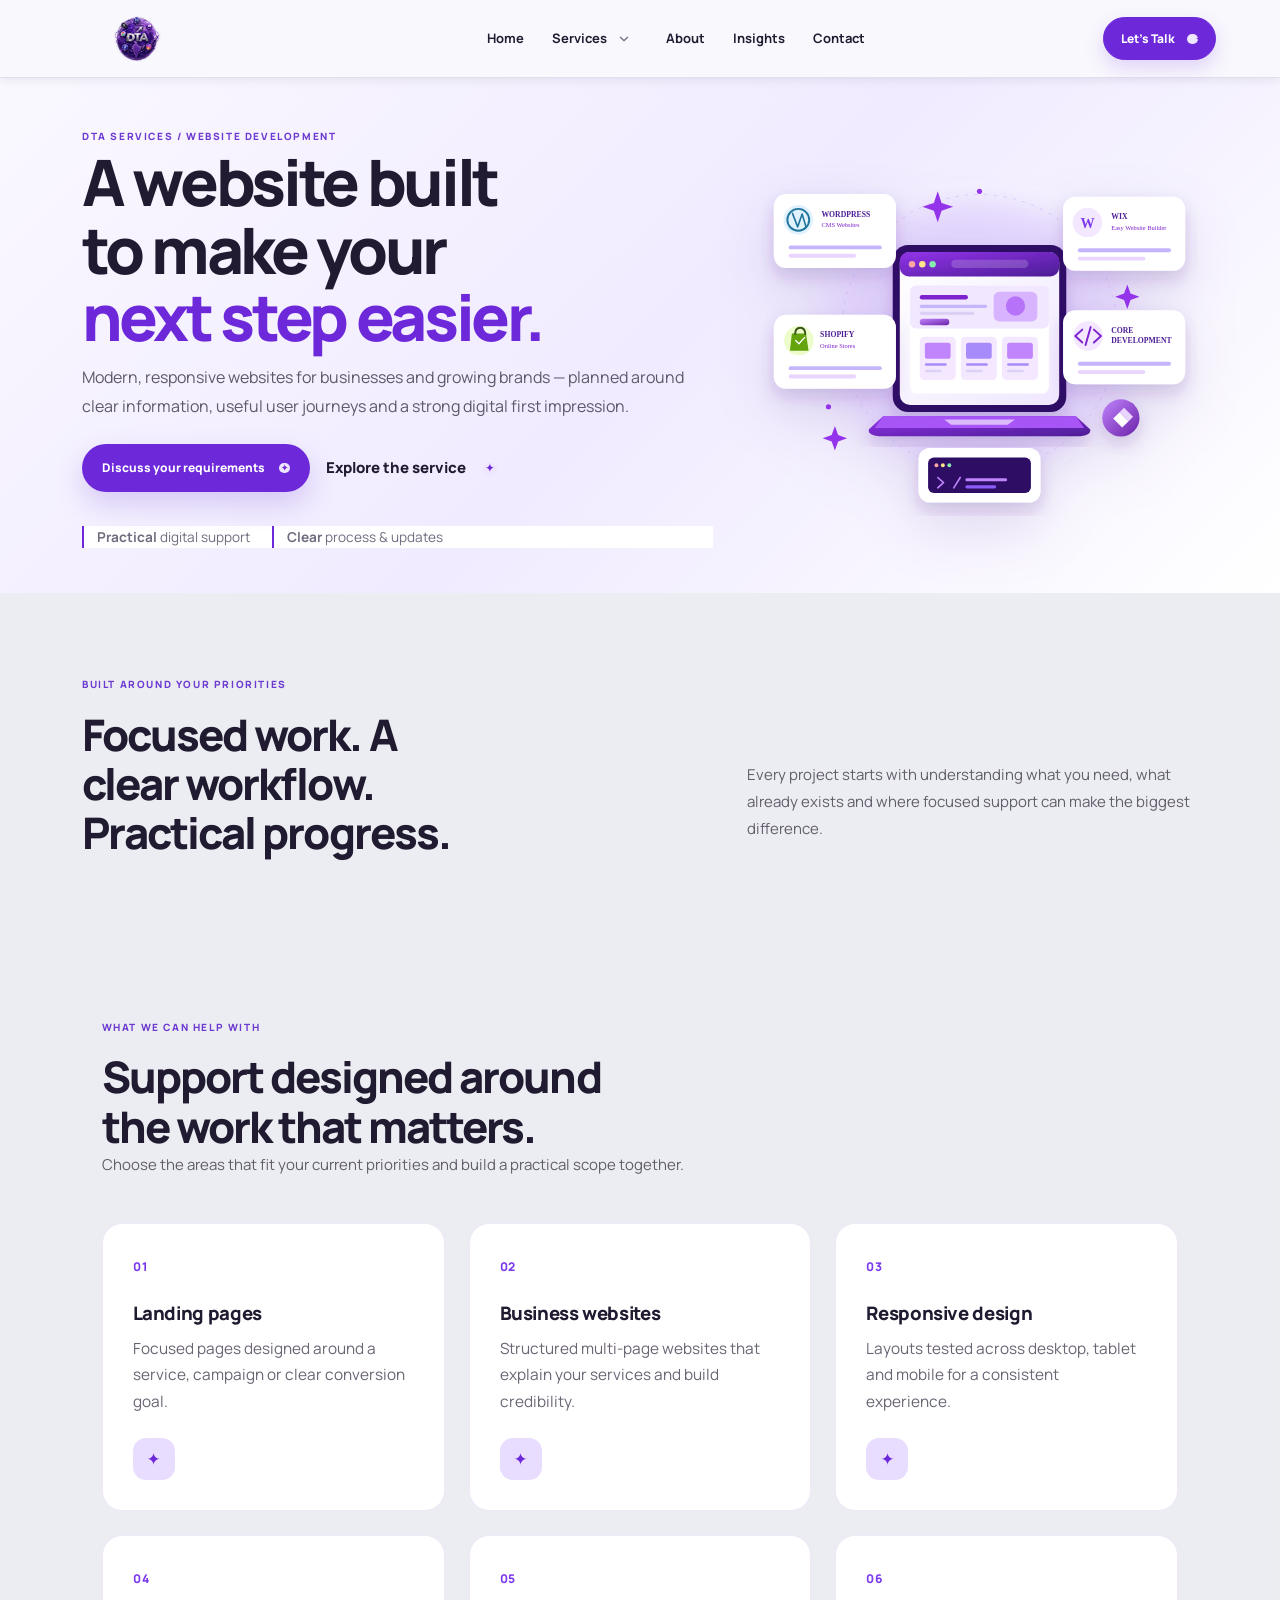
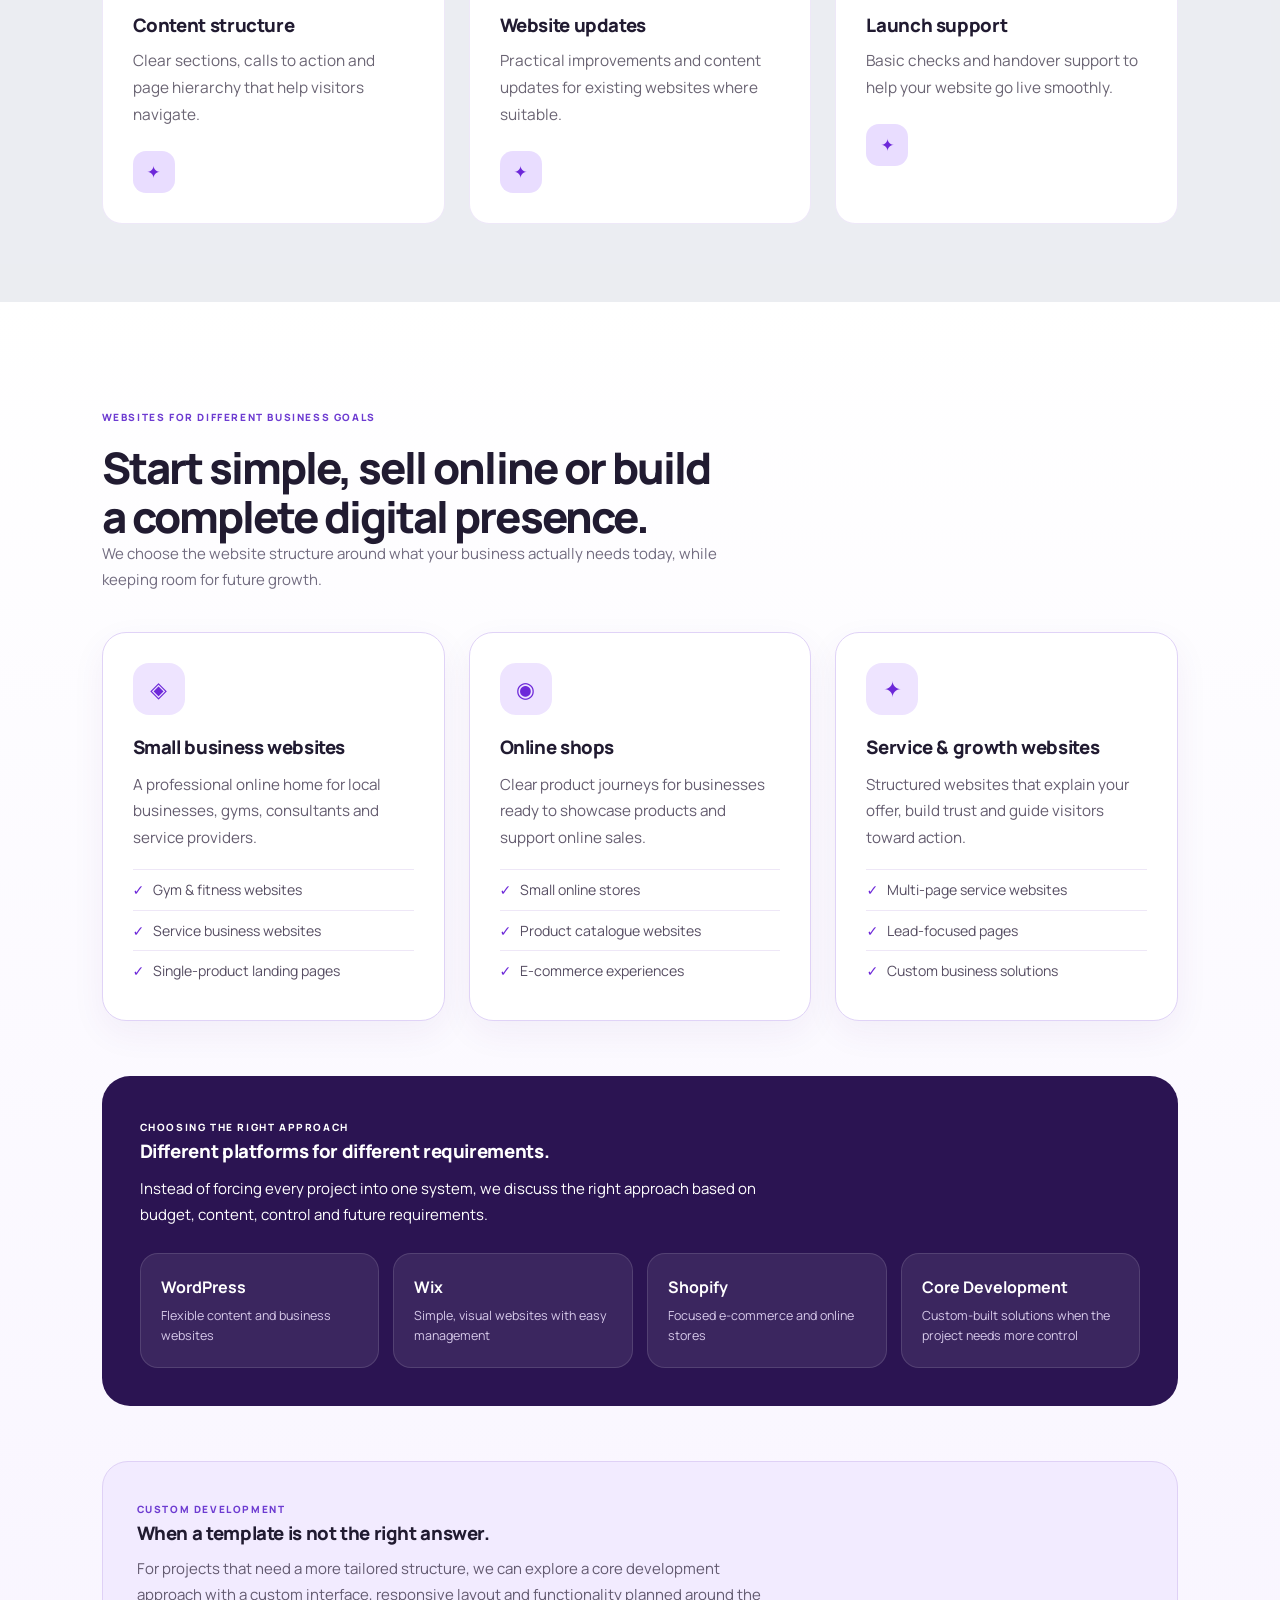
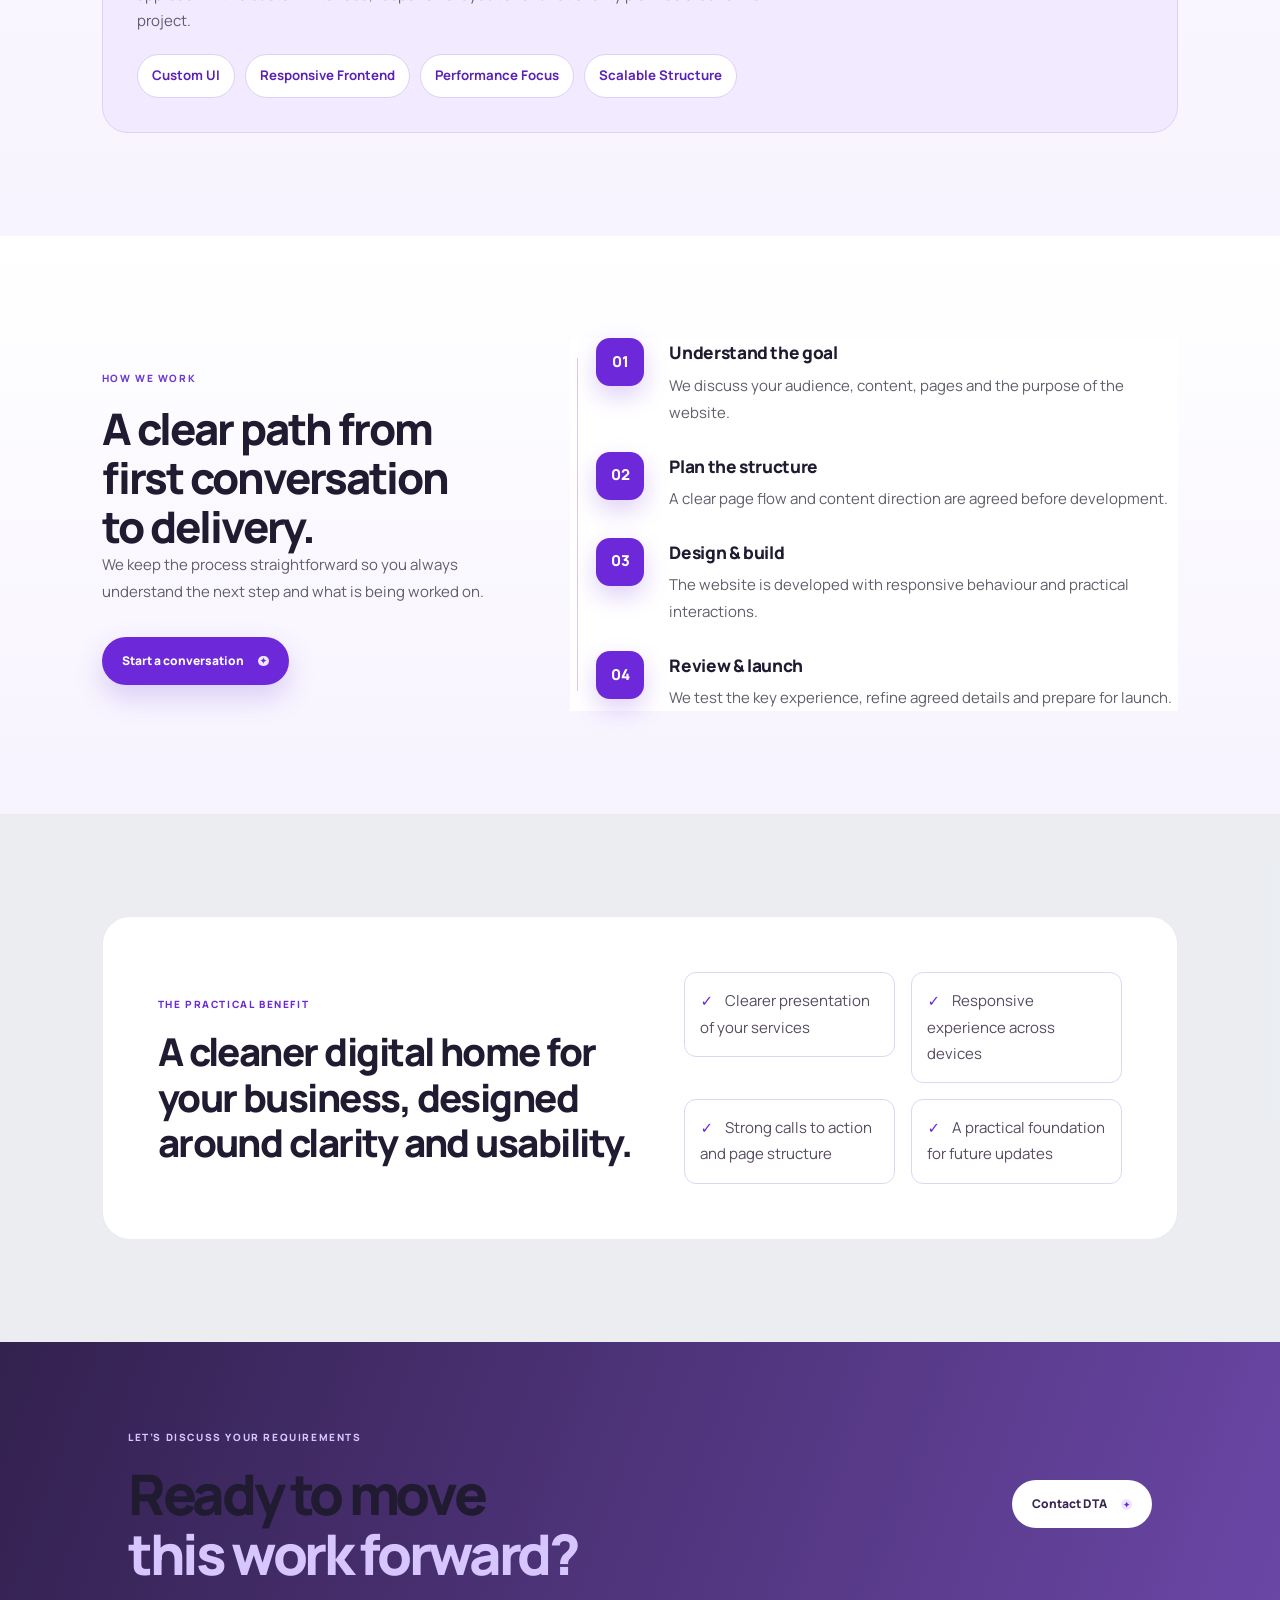
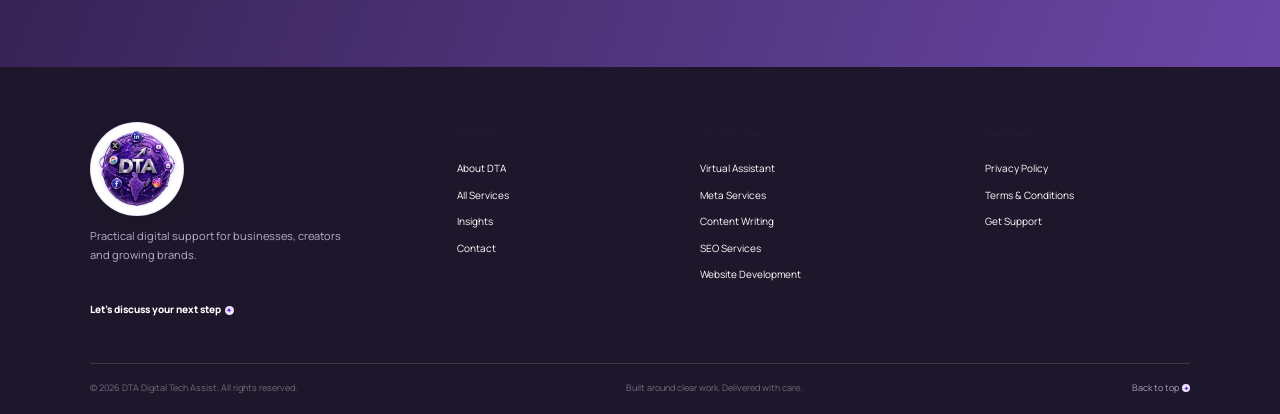
<file: website-development.html>
<!doctype html>
<html lang="en">
<head>
  <meta charset="utf-8">
  <meta name="viewport" content="width=device-width,initial-scale=1">
  <meta name="description" content="WEBSITE DEVELOPMENT by DTA Digital Tech Assist.">
  <title>Website Development | DTA Digital Tech Assist</title>

  <link rel="preconnect" href="https://fonts.googleapis.com">
  <link rel="preconnect" href="https://fonts.gstatic.com" crossorigin>
  <link href="https://fonts.googleapis.com/css2?family=Manrope:wght@400;500;600;700;800&display=swap" rel="stylesheet">
  <link href="https://cdn.jsdelivr.net/npm/bootstrap@5.3.3/dist/css/bootstrap.min.css" rel="stylesheet">

  <link rel="stylesheet" href="DTA.css">
  <link rel="stylesheet" href="DTA_mobile.css">
  <link rel="stylesheet" href="premium.css">
  <link rel="stylesheet" href="final-polish.css">

  <style>
    .ss-hero {
      padding-top: clamp(24px, 4vw, 45px) !important;
      padding-bottom: clamp(24px, 4vw, 45px) !important;
    }
  </style>
  <link rel="stylesheet" href="subpages-final.css">
</head>

<body class="premium-site ss-page dta-subpage-theme" id="top">

  <!-- HEADER -->
  <header class="premium-nav">
    <a class="premium-brand" href="index.html" aria-label="DTA Digital Tech Assist home">
      <img src="DTA-logo.webp" alt="DTA Digital Tech Assist">
    </a>
    <button class="premium-menu-toggle" aria-expanded="false" aria-label="Open navigation">☰</button>

    <nav class="premium-links" aria-label="Main navigation">
      <a href="index.html">Home</a>
      <div class="premium-dropdown">
        <a href="services.html">Services</a>
        <button class="premium-drop-toggle" aria-label="Show service pages" aria-expanded="false">
          <svg class="dta-chevron-icon" viewBox="0 0 24 24" aria-hidden="true"><path d="m6 9 6 6 6-6"/></svg>
        </button>
        <div class="premium-drop-menu">
          <a href="virtual-assistant.html">Virtual Assistant</a>
          <a href="meta-services.html">Meta Services</a>
          <a href="content-writing.html">Content Writing</a>
          <a href="seo.html">SEO Services</a>
          <a href="website-development.html">Website Development</a>

        </div>
      </div>
      <a href="about.html">About</a>
      <a href="insights.html">Insights</a>
      <a href="contact.html">Contact</a>
    </nav>

    <div class="premium-nav-actions">
      <a class="premium-nav-cta" href="contact.html">Let’s Talk <span><span class="dta-symbol-icon" aria-hidden="true">✦</span></span></a>
    </div>
  </header>

  <!-- MAIN CONTENT -->
  <main>
    <!-- HERO SECTION -->
    <section class="ss-hero overflow-hidden">
      <div class="container">
        <div class="row align-items-center g-5">
          <div class="col-lg-7">
            <div class="ss-reveal">
              <span class="eyebrow">DTA SERVICES / WEBSITE DEVELOPMENT</span>
              <h1>A website built to make your <em>next step easier.</em></h1>
              <p>Modern, responsive websites for businesses and growing brands — planned around clear information, useful user journeys and a strong digital first impression.</p>
              <div class="d-flex flex-wrap gap-3 mt-4">
                <a class="p-btn p-btn-primary" href="contact.html">Discuss your requirements <span class="dta-symbol-icon" aria-hidden="true">✦</span></a>
                <a class="ss-text-link" href="#services">Explore the service <span><span class="dta-symbol-icon" aria-hidden="true">✦</span></span></a>
              </div>
              <div class="ss-mini-proof">
                <span><b>Practical</b> digital support</span>
                <span><b>Clear</b> process & updates</span>
              </div>
            </div>
          </div>
          <div class="col-lg-5">
            <div class="ss-visual ss-reveal">
              <div class="ss-glow"></div>
              <img src="website.svg" alt="WEBSITE DEVELOPMENT illustration">

            </div>
          </div>
        </div>
      </div>
    </section>

    <!-- INTRO SECTION -->
    <section class="ss-intro p-section">
      <div class="container">
        <div class="row align-items-end g-4">
          <div class="col-lg-6">
            <span class="eyebrow">BUILT AROUND YOUR PRIORITIES</span>
            <h2>Focused work. A clear workflow. Practical progress.</h2>
          </div>
          <div class="col-lg-5 offset-lg-1">
            <p>Every project starts with understanding what you need, what already exists and where focused support can make the biggest difference.</p>
          </div>
        </div>
      </div>
    </section>

    <!-- SERVICES CARDS SECTION -->
    <section class="ss-services p-section" id="services">
      <div class="container">
        <div class="ss-heading">
          <span class="eyebrow">WHAT WE CAN HELP WITH</span>
          <h2>Support designed around the work that matters.</h2>
          <p>Choose the areas that fit your current priorities and build a practical scope together.</p>
        </div>
        <div class="row g-4">
          <div class="col-md-6 col-xl-4">
            <article class="ss-card">
              <span>01</span>
              <h3>Landing pages</h3>
              <p>Focused pages designed around a service, campaign or clear conversion goal.</p>
              <div class="ss-card-arrow"><span class="dta-symbol-icon" aria-hidden="true">✦</span></div>
            </article>
          </div>
          <div class="col-md-6 col-xl-4">
            <article class="ss-card">
              <span>02</span>
              <h3>Business websites</h3>
              <p>Structured multi-page websites that explain your services and build credibility.</p>
              <div class="ss-card-arrow"><span class="dta-symbol-icon" aria-hidden="true">✦</span></div>
            </article>
          </div>
          <div class="col-md-6 col-xl-4">
            <article class="ss-card">
              <span>03</span>
              <h3>Responsive design</h3>
              <p>Layouts tested across desktop, tablet and mobile for a consistent experience.</p>
              <div class="ss-card-arrow"><span class="dta-symbol-icon" aria-hidden="true">✦</span></div>
            </article>
          </div>
          <div class="col-md-6 col-xl-4">
            <article class="ss-card">
              <span>04</span>
              <h3>Content structure</h3>
              <p>Clear sections, calls to action and page hierarchy that help visitors navigate.</p>
              <div class="ss-card-arrow"><span class="dta-symbol-icon" aria-hidden="true">✦</span></div>
            </article>
          </div>
          <div class="col-md-6 col-xl-4">
            <article class="ss-card">
              <span>05</span>
              <h3>Website updates</h3>
              <p>Practical improvements and content updates for existing websites where suitable.</p>
              <div class="ss-card-arrow"><span class="dta-symbol-icon" aria-hidden="true">✦</span></div>
            </article>
          </div>
          <div class="col-md-6 col-xl-4">
            <article class="ss-card">
              <span>06</span>
              <h3>Launch support</h3>
              <p>Basic checks and handover support to help your website go live smoothly.</p>
              <div class="ss-card-arrow"><span class="dta-symbol-icon" aria-hidden="true">✦</span></div>
            </article>
          </div>
        </div>
      </div>
    </section>

    <!-- WEBSITE SHOWCASE SECTION -->
    <section class="web-showcase p-section">
      <div class="container">
        <div class="web-showcase-head">
          <span class="eyebrow">WEBSITES FOR DIFFERENT BUSINESS GOALS</span>
          <h2>Start simple, sell online or build a complete digital presence.</h2>
          <p>We choose the website structure around what your business actually needs today, while keeping room for future growth.</p>
        </div>
        <div class="row g-4">
          <div class="col-md-6 col-lg-4">
            <article class="web-type">
              <div class="web-type-icon">◈</div>
              <h3>Small business websites</h3>
              <p>A professional online home for local businesses, gyms, consultants and service providers.</p>
              <ul>
                <li>Gym & fitness websites</li>
                <li>Service business websites</li>
                <li>Single-product landing pages</li>
              </ul>
            </article>
          </div>
          <div class="col-md-6 col-lg-4">
            <article class="web-type">
              <div class="web-type-icon">◉</div>
              <h3>Online shops</h3>
              <p>Clear product journeys for businesses ready to showcase products and support online sales.</p>
              <ul>
                <li>Small online stores</li>
                <li>Product catalogue websites</li>
                <li>E-commerce experiences</li>
              </ul>
            </article>
          </div>
          <div class="col-md-6 col-lg-4">
            <article class="web-type">
              <div class="web-type-icon">✦</div>
              <h3>Service & growth websites</h3>
              <p>Structured websites that explain your offer, build trust and guide visitors toward action.</p>
              <ul>
                <li>Multi-page service websites</li>
                <li>Lead-focused pages</li>
                <li>Custom business solutions</li>
              </ul>
            </article>
          </div>
        </div>

        <div class="web-platforms">
          <span class="eyebrow">CHOOSING THE RIGHT APPROACH</span>
          <h3>Different platforms for different requirements.</h3>
          <p>Instead of forcing every project into one system, we discuss the right approach based on budget, content, control and future requirements.</p>
          <div class="platform-grid">
            <div class="platform"><strong>WordPress</strong><span>Flexible content and business websites</span></div>
            <div class="platform"><strong>Wix</strong><span>Simple, visual websites with easy management</span></div>
            <div class="platform"><strong>Shopify</strong><span>Focused e-commerce and online stores</span></div>
            <div class="platform"><strong>Core Development</strong><span>Custom-built solutions when the project needs more control</span></div>
          </div>
        </div>

        <div class="web-core">
          <span class="eyebrow">CUSTOM DEVELOPMENT</span>
          <h3>When a template is not the right answer.</h3>
          <p>For projects that need a more tailored structure, we can explore a core development approach with a custom interface, responsive layout and functionality planned around the project.</p>
          <div class="web-core-tags">
            <span>Custom UI</span>
            <span>Responsive Frontend</span>
            <span>Performance Focus</span>
            <span>Scalable Structure</span>
          </div>
        </div>
      </div>
    </section>

    <!-- PROCESS SECTION -->
    <section class="ss-process p-section">
      <div class="container">
        <div class="row align-items-center g-5">
          <div class="col-lg-5">
            <span class="eyebrow">HOW WE WORK</span>
            <h2>A clear path from first conversation to delivery.</h2>
            <p>We keep the process straightforward so you always understand the next step and what is being worked on.</p>
            <a class="p-btn p-btn-primary mt-3" href="contact.html">Start a conversation <span class="dta-symbol-icon" aria-hidden="true">✦</span></a>
          </div>
          <div class="col-lg-7">
            <div class="ss-timeline">
              <article>
                <span>01</span>
                <div>
                  <h3>Understand the goal</h3>
                  <p>We discuss your audience, content, pages and the purpose of the website.</p>
                </div>
              </article>
              <article>
                <span>02</span>
                <div>
                  <h3>Plan the structure</h3>
                  <p>A clear page flow and content direction are agreed before development.</p>
                </div>
              </article>
              <article>
                <span>03</span>
                <div>
                  <h3>Design & build</h3>
                  <p>The website is developed with responsive behaviour and practical interactions.</p>
                </div>
              </article>
              <article>
                <span>04</span>
                <div>
                  <h3>Review & launch</h3>
                  <p>We test the key experience, refine agreed details and prepare for launch.</p>
                </div>
              </article>
            </div>
          </div>
        </div>
      </div>
    </section>

    <!-- BENEFITS SECTION -->
    <section class="ss-benefits p-section">
      <div class="container">
        <div class="ss-benefit-box">
          <div>
            <span class="eyebrow">THE PRACTICAL BENEFIT</span>
            <h2>A cleaner digital home for your business, designed around clarity and usability.</h2>
          </div>
          <div class="row g-3">
            <div class="col-sm-6"><p><b>✓</b> Clearer presentation of your services</p></div>
            <div class="col-sm-6"><p><b>✓</b> Responsive experience across devices</p></div>
            <div class="col-sm-6"><p><b>✓</b> Strong calls to action and page structure</p></div>
            <div class="col-sm-6"><p><b>✓</b> A practical foundation for future updates</p></div>
          </div>
        </div>
      </div>
    </section>

    <!-- FINAL CTA SECTION -->
    <section class="p-final-cta">
      <div>
        <span class="eyebrow">LET’S DISCUSS YOUR REQUIREMENTS</span>
        <h2>Ready to move<br><em>this work forward?</em></h2>
      </div>
      <a class="p-btn p-btn-light" href="contact.html">Contact DTA <span class="dta-symbol-icon" aria-hidden="true">✦</span></a>
    </section>
  </main>

  <!-- FOOTER -->
  <footer class="premium-footer">
    <div class="premium-footer-main">
      <div class="premium-footer-brand">
        <a href="index.html"><img src="DTA-logo.webp" alt="DTA Digital Tech Assist"></a>
        <p>Practical digital support for businesses, creators and growing brands.</p>
        <a class="footer-email" href="mailto:hello@digitaltechassist.com">Let’s discuss your next step <span class="dta-symbol-icon" aria-hidden="true">✦</span></a>
      </div>
      <div>
        <h3>Explore</h3>
        <a href="about.html">About DTA</a>
        <a href="services.html">All Services</a>
        <a href="insights.html">Insights</a>
        <a href="contact.html">Contact</a>
      </div>
      <div>
        <h3>Our Services</h3>
        <a href="virtual-assistant.html">Virtual Assistant</a>
        <a href="meta-services.html">Meta Services</a>
        <a href="content-writing.html">Content Writing</a>
        <a href="seo.html">SEO Services</a>
        <a href="website-development.html">Website Development</a>
      </div>
      <div>
        <h3>Information</h3>
        <a href="privacy.html">Privacy Policy</a>
        <a href="terms.html">Terms &amp; Conditions</a>
        <a href="contact.html">Get Support</a>
      </div>
    </div>
    <div class="premium-footer-bottom">
      <span>© <span data-year></span> DTA Digital Tech Assist. All rights reserved.</span>
      <span>Built around clear work. Delivered with care.</span>
      <a href="#top">Back to top <span class="dta-symbol-icon" aria-hidden="true">✦</span></a>
    </div>
  </footer>

  <!-- SCRIPTS -->
  <script src="https://cdn.jsdelivr.net/npm/bootstrap@5.3.3/dist/js/bootstrap.bundle.min.js"></script>
  <script src="DTA.js"></script>
  <script src="premium.js"></script>
</body>
</html>
</file>
<file: DTA.css>
/* =====================================================================
   DTA DIGITAL SERVICES — CLEANED DESKTOP-FIRST STYLES
   Refactored from the original project CSS.
   Goals: preserve the current visual identity, remove duplicate/override
   layers, clean unused legacy rules, and keep page systems consistent.
   Mobile rules are preserved for the next responsive refinement phase.
===================================================================== */

:root {
  --bg: #ffffff;
  --surface: #f7f5fb;
  --surface-strong: #efebf8;
  --text: #17131d;
  --muted: #696274;
  --purple: #6d28d9;
  --purple-dark: #4c1d95;
  --purple-light: #8b5cf6;
  --border: rgba(35, 20, 55, 0.11);
  --gradient: linear-gradient(
      135deg,
      #4c1d95 0%,
      #6d28d9 55%,
      #8b5cf6 100%
    );
  --shadow: 0 22px 60px rgba(76, 29, 149, 0.14);
  --radius: 24px;
  --max-width: 1180px;
  --content-width: 1180px;
  --section-y: clamp(64px, 7vw, 92px);
  --section-y-tight: clamp(52px, 6vw, 76px);
  --card-gap: clamp(18px, 2.2vw, 26px);
}

* {
  margin: 0;
  padding: 0;
  box-sizing: border-box;
}

html {
  scroll-behavior: smooth;
  scroll-padding-top: 92px;
}

a {
  color: inherit;
  text-decoration: none;
}

button {
  font: inherit;
}

img {
  max-width: 100%;
  display: block;
}

.brand-logo {
  position: relative;
  flex: 0 0 auto;
  display: flex;
  align-items: center;
  width: auto;
  height: 46px;
  padding: 0;
  margin: 0;
  background: transparent;
  border: none;
  box-shadow: none;
}

.brand-logo img {
  width: auto;
  height: 44px;
  display: block;
  object-fit: contain;
}

.brand-logo::after {
  content: "";
  position: absolute;
  left: 50%;
  bottom: -7px;
  width: 55px;
  height: 7px;
  transform: translateX(-50%);
  background: linear-gradient(
      90deg,
      transparent,
      var(--purple-light),
      var(--purple),
      var(--purple-light),
      transparent
    );
  filter: blur(5px);
  opacity: 0.65;
  pointer-events: none;
}

nav {
  display: flex;
  align-items: center;
  gap: 34px;
  margin-left: 40px;
}

nav > a,
.nav-parent-link,
.nav-dropdown-toggle {
  position: relative;
  color: var(--muted);
  font-size: 0.92rem;
  font-weight: 600;
  transition: color 0.2s ease;
}

nav > a:hover,
nav > a.active,
.nav-parent-link:hover,
.nav-parent-link.active-nav,
.nav-dropdown-toggle:hover,
.active-nav {
  color: var(--purple);
}

nav > a::after,
.nav-parent-link::after,
.nav-dropdown-toggle::after {
  content: "";
  position: absolute;
  left: 0;
  bottom: -8px;
  width: 100%;
  height: 2px;
  border-radius: 20px;
  background: var(--purple);
  transform: scaleX(0);
  transform-origin: center;
  transition: transform 0.25s ease;
}

nav > a:hover::after,
nav > a.active::after,
.nav-parent-link:hover::after,
.nav-parent-link.active-nav::after,
.nav-dropdown-toggle:hover::after {
  transform: scaleX(1);
}

.nav-dropdown {
  position: relative;
  display: flex;
  align-items: center;
  gap: 4px;
}

.nav-dropdown-toggle span {
  font-size: 1rem;
  margin-left: 3px;
}

.nav-dropdown:hover .nav-dropdown-menu,
.nav-dropdown.open .nav-dropdown-menu,
.nav-dropdown:focus-within .nav-dropdown-menu {
  opacity: 1;
  visibility: visible;
  pointer-events: auto;
  transform: translateY(0);
}

.nav-dropdown-menu a {
  display: block;
  padding: 11px 12px;
  border-radius: 10px;
  color: var(--muted);
  font-size: 0.88rem;
  transition: color 0.2s ease,
    background 0.2s ease;
}

.nav-dropdown-menu a:hover,
.nav-dropdown-menu a.active {
  color: var(--purple);
  background: var(--surface-strong);
}

.nav-actions {
  display: flex;
  align-items: center;
  gap: 9px;
}

.menu-btn {
  width: 42px;
  height: 42px;
  border: 1px solid var(--border);
  border-radius: 50%;
  background: var(--surface);
  color: var(--text);
  cursor: pointer;
  display: none;
}

.hero {
  width: min(var(--max-width), 94%);
  min-height: calc(100svh - 82px);
  margin: 0 auto;
  display: grid;
  grid-template-columns: minmax(0, 1fr)
    minmax(340px, 0.9fr);
  align-items: center;
  gap: clamp(38px, 5vw, 72px);
  padding: clamp(42px, 6vh, 72px)
    0
    clamp(48px, 7vh, 82px);
}

.hero-content {
  min-width: 0;
  max-width: 680px;
}

.badge,
.section-heading > span,
.section-label {
  display: inline-flex;
  align-items: center;
  gap: 6px;
  color: var(--purple-light);
  background: rgba(139, 92, 246, 0.08);
  border: 1px solid rgba(139, 92, 246, 0.22);
  padding: 6px 14px;
  border-radius: 999px;
  font-size: 0.76rem;
  font-weight: 750;
  letter-spacing: 1.5px;
  text-transform: uppercase;
  margin-bottom: 12px;
  box-shadow: 0 2px 10px rgba(109, 40, 217, 0.06);
}

.hero h1,
.page-hero h1 {
  max-width: 740px;
  margin-top: 17px;
  font-size: clamp(2.3rem, 3.8vw, 3.2rem);
  line-height: 1.15;
  letter-spacing: -0.025em;
  overflow-wrap: break-word;
}

.hero h1 span {
  display: inline;
  margin-top: 0.08em;
  background: var(--gradient);
  -webkit-background-clip: text;
  background-clip: text;
  color: transparent;
}

.hero p {
  max-width: 570px;
  margin: 28px 0;
  color: var(--muted);
  font-size: 1.06rem;
  line-height: 1.7;
}

.hero-buttons {
  display: flex;
  gap: 12px;
  flex-wrap: wrap;
}

.btn {
  display: inline-flex;
  align-items: center;
  justify-content: center;
  min-height: 50px;
  padding: 0 23px;
  border-radius: 14px;
  font-weight: 750;
  transition: transform 0.2s ease,
    box-shadow 0.2s ease;
}

.btn:hover {
  transform: translateY(-3px);
}

.primary {
  color: #fff;
  background: var(--gradient);
  box-shadow: 0 12px 30px
    rgba(76, 29, 149, 0.24);
}

.secondary {
  border: 1px solid var(--border);
  background: var(--surface);
}

.hero-trust {
  display: flex;
  flex-wrap: wrap;
  gap: 9px;
  margin-top: 30px;
}

.hero-trust span {
  padding: 7px 11px;
  border: 1px solid var(--border);
  border-radius: 999px;
  color: var(--muted);
  font-size: 0.76rem;
  background: var(--surface);
}

.hero-visual {
  position: relative;
  min-width: 0;
  display: grid;
  place-items: center;
  padding: 24px 0;
}

.hero-video-halo {
  position: absolute;
  width: min(85%, 560px);
  aspect-ratio: 1 / 1;
  border-radius: 50%;
  background: radial-gradient(
      circle,
      rgba(109, 40, 217, 0.34) 0%,
      rgba(109, 40, 217, 0.16) 38%,
      rgba(109, 40, 217, 0.05) 58%,
      transparent 72%
    );
  filter: blur(30px);
  opacity: 0.8;
  z-index: 0;
  pointer-events: none;
}

.hero-video-frame.hero-video-frame {
  position: relative;
  width: min(100%, 590px);
  aspect-ratio: 16 / 9;
  overflow: hidden;
  border-radius: 30px;
  background: #09070d;
  border: 1px solid rgba(109, 40, 217, 0.08);
  box-shadow: 0 16px 35px rgba(0, 0, 0, 0.65),
    0 0 18px rgba(109, 40, 217, 0.05);
  z-index: 2;
}

.hero-video {
  width: 100%;
  height: 100%;
  display: block;
  object-fit: cover;
  background: #09070d;
  border-radius: inherit;
}

.section-heading h2,
.about h2,
.detail-main h2 {
  margin-top: 11px;
  font-size: clamp(1.8rem, 2.6vw, 2.3rem);
  line-height: 1.2;
  letter-spacing: -0.02em;
}

.text-link {
  color: var(--purple);
  font-weight: 750;
}

.service-card img {
  width: 100%;
  height: 100%;
  display: block;
  object-fit: cover;
  object-position: center;
  transition: transform 0.4s ease;
}

.service-card::after {
  content: "";
  position: absolute;
  inset: 0;
  background: linear-gradient(
      to top,
      rgba(0, 0, 0, 0.84) 0%,
      rgba(0, 0, 0, 0.42) 42%,
      rgba(0, 0, 0, 0) 78%
    );
  pointer-events: none;
}

.service-card:hover {
  transform: translateY(-6px);
  border-color: rgba(109, 40, 217, 0.35);
  box-shadow: 0 24px 55px
    rgba(76, 29, 149, 0.18);
}

.service-card:hover img {
  transform: scale(1.05);
}

.about {
  display: grid;
  grid-template-columns: 1fr 1fr;
  gap: 80px;
  align-items: center;
}

.about p {
  max-width: 540px;
  margin-bottom: 23px;
  color: var(--muted);
}

.cta {
  width: min(var(--max-width), 92%);
  margin: 35px auto 96px;
  padding: clamp(62px, 8vw, 88px)
    28px;
  text-align: center;
  border-radius: 34px;
  background: var(--gradient);
  color: #fff;
  position: relative;
  overflow: hidden;
  box-shadow: 0 24px 60px
    rgba(76, 29, 149, 0.20);
}

.cta > span,
.cta h2,
.cta .cta-button {
  position: relative;
  z-index: 2;
}

.cta > span {
  display: inline-block;
  color: rgba(255, 255, 255, 0.78);
  font-size: 0.9rem;
  font-weight: 800;
  letter-spacing: 2px;
}

.cta h2 {

  max-width: 780px;

  line-height: 1.15;
  letter-spacing: -0.02em;
}

.cta .cta-button {
  background: #fff;
  color: var(--purple-dark);
  box-shadow: 0 12px 30px
    rgba(20, 10, 40, 0.15);
}

.dta-footer-container {
  width: min(var(--max-width), 92%);
  margin: 0 auto;
  display: flex;
  flex-direction: column;
  align-items: center;
  justify-content: center;
}

.dta-footer-divider {
  width: min(100%, 450px);
  height: 1px;
  background: radial-gradient(
    circle,
    rgba(139, 92, 246, 0.4) 0%,
    var(--border) 60%,
    rgba(0, 0, 0, 0) 100%
  );
  margin-bottom: 20px;
}

.dta-footer-bottom {
  text-align: center;
}

.dta-footer-bottom p {
  color: var(--muted);
  font-size: 0.88rem;
  letter-spacing: 0.3px;
  opacity: 0.85;
}

.page-hero {
  width: min(var(--content-width, 1180px), 92%);
  min-height: auto;
  margin: 0 auto;
  padding: clamp(36px, 5vw, 60px) 0 clamp(32px, 4.5vw, 54px);
  display: grid;
  grid-template-columns: 1.15fr 0.85fr;
  align-items: center;
  gap: clamp(32px, 4vw, 54px);
}

.page-hero-content {
  min-width: 0;
  max-width: 620px;
}

.page-hero h1 {
  max-width: 620px;
  margin: 14px 0 16px;
  font-size: clamp(2rem, 3.2vw, 2.75rem);
  line-height: 1.2;
  letter-spacing: -0.02em;
  overflow-wrap: break-word;
}

.page-hero h1 span {
  display: inline;
  background: var(--gradient);
  -webkit-background-clip: text;
  background-clip: text;
  color: transparent;
  padding-bottom: 4px;
}

.page-hero p {
  max-width: 560px;
  margin-top: 14px;
  margin-bottom: 0;
  color: var(--muted);
  font-size: 1.02rem;
  line-height: 1.7;
}

.page-hero-image {
  width: 100%;
  display: flex;
  align-items: center;
  justify-content: center;
}

.page-hero-image img,
.page-hero-image svg {
  width: 100%;
  max-width: 440px;
  height: auto;
  max-height: 380px;
  border-radius: 20px;
  display: block;
  object-fit: contain;
}

.cw-features-section {
  position: relative;
  padding: 80px 0;
  overflow: hidden;
}

.cw-spotlight-glow {
  position: absolute;
  top: 50%;
  left: 50%;
  transform: translate(-50%, -50%);
  width: 650px;
  height: 350px;
  background: radial-gradient(
    ellipse at center,
    rgba(139, 92, 246, 0.35) 0%,
    rgba(109, 40, 217, 0.20) 45%,
    rgba(0, 0, 0, 0) 70%
  );
  filter: blur(80px);
  pointer-events: none;
  z-index: 0;
}

.cw-features-container {
  position: relative;
  z-index: 1;
  width: min(var(--max-width), 92%);
  margin: 0 auto;
}

.cw-features-header {
  text-align: center;
  max-width: 780px;
  margin: 0 auto 52px auto;
}

.cw-features-header h2 {
  font-size: clamp(1.8rem, 2.8vw, 2.3rem);
  line-height: 1.2;
  letter-spacing: -0.02em;
  color: var(--text);
  margin-bottom: 16px;
}

.cw-features-header p {
  color: var(--muted);
  font-size: 1.05rem;
  line-height: 1.6;
}

.cw-grid {
  display: grid;
  grid-template-columns: repeat(2, 1fr);
  gap: 24px;
}

.cw-card {
  background: var(--surface);
  border: 1px solid var(--border);
  border-radius: 20px;
  padding: 32px 28px;
  backdrop-filter: blur(12px);
  transition: transform 0.25s ease, border-color 0.25s ease, box-shadow 0.25s ease;
}

.cw-card h3 {
  font-size: 1.25rem;
  font-weight: 700;
  color: var(--text);
  margin-bottom: 10px;
}

.cw-card p {
  color: var(--muted);
  font-size: 0.94rem;
  line-height: 1.6;
}

.cw-card:hover {
  transform: translateY(-5px);
  border-color: rgba(139, 92, 246, 0.4);
  box-shadow: 0 16px 40px rgba(109, 40, 217, 0.15);
}

.blog-updates-container {
  width: 100%;
}

.blog-updates-heading h2 {
  margin: 0;
  color: var(--text);
  font-size: clamp(1.25rem, 2vw, 1.55rem);
  line-height: 1.2;
  font-weight: 800;
  letter-spacing: 1.4px;
}

.blog-updates-heading p {
  margin-top: 8px;
  color: var(--muted);
  font-size: 0.9rem;
  line-height: 1.6;
}

.blog-banner-image,
.blog-banner-image img {
  width: 100%;
  height: 100%;
}

.blog-banner-image img {
  display: block;
  object-fit: cover;
  object-position: center;
  transition: transform 0.4s ease;
}

.blog-banner-card::after {
  content: "";
  position: absolute;
  inset: 0;
  z-index: 1;
  background: linear-gradient(
      to top,
      rgba(8, 7, 11, 0.94) 0%,
      rgba(8, 7, 11, 0.62) 34%,
      rgba(8, 7, 11, 0.08) 72%,
      transparent 100%
    );
  pointer-events: none;
}

.blog-banner-overlay h3 {
  margin: 0 0 9px;
  max-width: 94%;
  color: #fff;
  font-size: 1.08rem;
  line-height: 1.35;
  font-weight: 750;
}

.blog-banner-overlay span {
  display: inline-flex;
  align-items: center;
  gap: 7px;
  color: #c4b5fd;
  font-size: 0.82rem;
  line-height: 1.2;
  font-weight: 750;
  transition: color 0.2s ease,
    gap 0.2s ease;
}

.blog-banner-overlay b {
  font-size: 1rem;
  font-weight: 700;
}

.blog-banner-card:hover {
  transform: translateY(-5px);
  border-color: rgba(139, 92, 246, 0.42);
  box-shadow: 0 22px 50px rgba(109, 40, 217, 0.16);
}

.blog-banner-card:hover .blog-banner-image img {
  transform: scale(1.045);
}

.blog-banner-card:hover .blog-banner-overlay span {
  color: #fff;
  gap: 10px;
}

h1, h2, h3, h4, h5, h6 {
  margin-top: 0;
  margin-bottom: 0.75rem;
  line-height: 1.25;
  letter-spacing: -0.02em;
  word-break: break-word;
}

body {
  min-width: 320px;
  font-family: "Manrope",
    -apple-system,
    BlinkMacSystemFont,
    "Segoe UI",
    sans-serif;
  background: var(--bg);
  color: var(--text);
  line-height: 1.6;
  transition: background 0.15s ease,
    color 0.15s ease;
}

section,
.section-wrapper {
  overflow: visible;
}

.navbar {
  width: min(var(--content-width), 92%);
  min-height: 76px;
  margin: auto;
  display: flex;
  align-items: center;
  justify-content: space-between;
  gap: 20px;
  position: relative;
  z-index: 100;
  border-bottom: 1px solid var(--border);
  backdrop-filter: blur(10px);
}

.navbar nav {
  margin-left: auto;
  gap: clamp(18px, 2.5vw, 32px);
}

.nav-parent-link,
.nav-dropdown-toggle {
  display: inline-flex;
  align-items: center;
  color: var(--muted);
}

.nav-parent-link.active-nav,
.nav-parent-link:hover,
.nav-dropdown-toggle:hover {
  color: var(--purple);
}

.nav-dropdown-toggle {
  border: 0;
  background: transparent;
  cursor: pointer;
  padding: 0;
  width: 20px;
  height: 30px;
  justify-content: center;
}

.nav-dropdown-toggle::after {
  display: none;
}

.nav-dropdown-toggle svg {
  transition: transform .2s ease;
}

.nav-dropdown.open .nav-dropdown-toggle svg {
  transform: rotate(180deg);
}

.nav-dropdown-menu {
  position: absolute;
  top: calc(100% + 10px);
  left: 0;
  min-width: 235px;
  padding: 8px;
  background: var(--surface);
  border: 1px solid var(--border);
  border-radius: 16px;
  box-shadow: var(--shadow);
  opacity: 0;
  visibility: hidden;
  pointer-events: none;
  transform: translateY(-8px);
  transition: opacity 0.2s ease,
    transform 0.2s ease,
    visibility 0.2s ease;
  z-index: 120;
}

.section {
  width: min(var(--content-width), 92%);
  margin: auto;
  padding: var(--section-y) 0;
}

.section-heading {
  max-width: 720px;
  margin-bottom: 30px;
}

.section-heading h2,
.cw-features-header h2,
.dta-about-container h2,
.related-content-header h2 {
  line-height: 1.12;
  letter-spacing: -1.5px;
}

.section-heading p {
  color: var(--muted);
  margin-top: 10px;
  font-size: 0.94rem;
  margin-bottom: 0;
}

.services-grid {
  display: grid;
  grid-template-columns: repeat(3, minmax(0, 1fr));
  gap: var(--card-gap);
}

.service-card {
  position: relative;
  display: block;
  width: 100%;
  aspect-ratio: 16 / 10;
  overflow: hidden;
  border: 1px solid var(--border);
  border-radius: 20px;
  background: #111;
  text-decoration: none;
  box-shadow: 0 14px 38px rgba(76, 29, 149, .10);
  transition: transform 0.25s ease,
    box-shadow 0.25s ease,
    border-color 0.25s ease;
}

.service-card-text {
  min-height: 0;
  background: radial-gradient(circle at 80% 20%, rgba(139,92,246,.30), transparent 42%),
    linear-gradient(145deg, #18121f, #0d0b12);
  border-color: rgba(139,92,246,.22);
}

.service-card-text::before {
  content: "";
  position: absolute;
  inset: 0;
  background: radial-gradient(circle at 25% 35%, rgba(109,40,217,.18), transparent 46%);
  pointer-events: none;
}

.service-card-icon {
  position: absolute;
  top: 22px;
  left: 22px;
  width: 54px;
  height: 54px;
  display: grid;
  place-items: center;
  border: 1px solid rgba(196,181,253,.28);
  border-radius: 16px;
  color: #fff;
  background: rgba(109,40,217,.18);
  font-size: .78rem;
  font-weight: 800;
  letter-spacing: 1px;
}

.service-overlay {
  position: absolute;
  left: 0;
  right: 0;
  bottom: 0;
  padding: 20px;
  z-index: 2;
}

.service-overlay h3 {
  margin: 0 0 9px;
  color: #fff;
  font-size: 1.08rem;
  line-height: 1.3;
  margin-bottom: 6px;
}

.service-overlay span {
  display: inline-flex;
  align-items: center;
  gap: 7px;
  color: #c4b5fd;
  font-size: .78rem;
  font-weight: 700;
}

.dta-home-about {
  position: relative;
  overflow: hidden;
  padding: clamp(60px, 7vw, 90px) 0;
}

.dta-home-about-wrapper {
  position: relative;
  z-index: 1;
  display: grid;
  grid-template-columns: 1.15fr 0.85fr;
  align-items: center;
  gap: clamp(36px, 5vw, 64px);
  width: 100%;
}

.dta-home-about-text {
  text-align: left;
}

.dta-home-about-text h2 {
  font-size: clamp(2rem, 3.6vw, 3rem);
  line-height: 1.15;
  letter-spacing: -1.2px;
  color: var(--text);
  margin-bottom: 16px;
}

.dta-home-about-text p {
  color: var(--muted);
  font-size: 1.02rem;
  line-height: 1.7;
  max-width: 560px;
  margin-bottom: 24px;
}

.dta-home-about-actions {
  display: flex;
  align-items: center;
}

.dta-home-about-actions .btn {
  display: inline-flex;
  align-items: center;
}

.dta-home-about-visual {
  display: flex;
  justify-content: center;
  align-items: center;
}

.dta-compact-image-card {
  position: relative;
  width: 100%;
  max-width: 440px;
  aspect-ratio: 4 / 3;
  border-radius: 20px;
  overflow: hidden;
  border: 1px solid var(--border);
  background: var(--surface);
  box-shadow: 0 18px 42px rgba(76, 29, 149, 0.14);
}

.dta-compact-image-card img {
  width: 100%;
  height: 100%;
  object-fit: cover;
  display: block;
  transition: transform 0.4s ease;
}

.dta-compact-image-card:hover img {
  transform: scale(1.03);
}

.home-page #blog .blog-preview-grid {
  grid-template-columns: repeat(3, minmax(0, 1fr));
  gap: var(--card-gap);
}

.home-page #blog .blog-banner-card {
  aspect-ratio: 16 / 10;
}

.home-page #blog .dta-blog-footer,
.home-page #blog > .dta-blog-footer {
  text-align: center;
  margin-top: 30px;
}

.about-page-hero {
  width: min(var(--content-width), 92%);
  margin: 0 auto;
  min-height: calc(100vh - 110px);
  padding: 24px 0 32px 0;
  display: grid;
  grid-template-columns: 1.15fr 0.85fr;
  align-items: center;
  gap: clamp(24px, 4vw, 48px);
}

.about-page-content {
  min-width: 0;
  max-width: 620px;
}

.about-page-content h1 {
  max-width: 620px;
  margin: 14px 0 16px;
  font-size: clamp(2.2rem, 3.6vw, 3.4rem);
  line-height: 1.2;
  letter-spacing: -0.5px;
}

.about-page-content h1 span {
  display: inline;
  background: var(--gradient);
  -webkit-background-clip: text;
  background-clip: text;
  color: transparent;
  padding-bottom: 4px;
}

.about-page-content p {
  margin-bottom: 22px;
  font-size: 1.02rem;
  line-height: 1.7;
  color: var(--muted);
}

.about-page-image {
  min-width: 0;
  max-width: 410px;
  width: 100%;
  margin-left: auto;
  border: 1px solid var(--border);
  border-radius: 24px;
  overflow: hidden;
  background: var(--surface);
  box-shadow: var(--shadow);
}

.about-page-image img {
  width: 100%;
  height: 380px;
  object-fit: cover;
  object-position: top center;
  display: block;
}

.about-story-section {
  padding-top: var(--section-y-tight);
  padding-bottom: var(--section-y-tight);
}

.about-values-grid {
  display: grid;
  grid-template-columns: repeat(3, minmax(0, 1fr));
  gap: var(--card-gap);
}

.blog-page .blog-page-hero {
  padding-bottom: clamp(34px, 5vw, 52px);
}

.blog-updates-section {
  width: min(var(--content-width), 92%);
  margin: 0 auto;
  padding: 10px 0 var(--section-y-tight);
}

.blog-updates-heading {
  max-width: 680px;
  margin: 0 0 34px;
  margin-bottom: 28px;
}

.blog-preview-grid {
  display: grid;
  grid-template-columns: repeat(3, minmax(0, 1fr));
  gap: var(--card-gap);
}

.blog-banner-card {
  position: relative;
  display: block;
  min-width: 0;
  aspect-ratio: 16 / 9;
  overflow: hidden;
  border: 1px solid var(--border);
  border-radius: 20px;
  background: var(--surface-strong);
  text-decoration: none;
  box-shadow: 0 14px 38px rgba(76, 29, 149, 0.10);
  isolation: isolate;
  transition: transform 0.25s ease,
    box-shadow 0.25s ease,
    border-color 0.25s ease;
}

.blog-banner-overlay {
  position: absolute;
  left: 0;
  right: 0;
  bottom: 0;
  z-index: 2;
  padding: 20px;
}

.related-content-section {
  width: min(var(--content-width), 92%);
  margin: 0 auto;
  padding: var(--section-y-tight) 0;
}

.related-content-header {
  max-width: 700px;
  margin: 0 auto 30px;
  text-align: center;
}

.related-content-header h2 {
  font-size: clamp(2rem, 3.6vw, 3rem);
  margin: 10px 0 10px;
}

.related-content-header p {
  margin: 0 auto;
}

.video-content-grid {
  display: grid;
  grid-template-columns: repeat(3, minmax(0, 1fr));
  gap: var(--card-gap);
}

.video-content-card {
  min-width: 0;
  border: 1px solid var(--border);
  border-radius: 20px;
  overflow: hidden;
  background: var(--surface);
  box-shadow: 0 14px 38px rgba(76,29,149,.08);
  transition: transform .25s ease, border-color .25s ease, box-shadow .25s ease;
}

.video-thumb {
  position: relative;
  aspect-ratio: 16 / 9;
  overflow: hidden;
  background: var(--surface-strong);
}

.video-thumb img {
  width: 100%;
  height: 100%;
  object-fit: cover;
  transition: transform .35s ease;
}

.play-icon {
  position: absolute;
  left: 50%;
  top: 50%;
  transform: translate(-50%, -50%);
  width: 46px;
  height: 46px;
  display: grid;
  place-items: center;
  border-radius: 50%;
  color: #fff;
  background: rgba(109,40,217,.9);
  font-size: .85rem;
  padding-left: 2px;
  box-shadow: 0 10px 26px rgba(0,0,0,.22);
}

.video-content-body {
  padding: 18px 20px 20px;
}

.video-content-body h3 {
  margin: 0 0 7px;
  font-size: 1.03rem;
  line-height: 1.35;
}

.video-content-body span {
  color: var(--purple);
  font-size: .82rem;
  font-weight: 750;
}

.video-content-card:hover {
  transform: translateY(-5px);
  border-color: rgba(139,92,246,.42);
  box-shadow: 0 20px 48px rgba(109,40,217,.14);
}

.video-content-card:hover .video-thumb img {
  transform: scale(1.04);
}

.dta-modern-footer {
  width: 100%;
  background: var(--surface);
  border-top: 1px solid var(--border);
  padding: 30px 0;
  margin-top: 24px;
}

.dta-contact-hero {
  width: min(var(--content-width, 1180px), 92%);
  min-height: auto;
  margin: 0 auto;
  display: grid;
  grid-template-columns: 1.15fr 0.85fr;
  align-items: center;
  gap: clamp(32px, 4vw, 54px);
  padding: clamp(40px, 5vw, 64px) 0 clamp(32px, 4.5vw, 54px);
}

.dta-contact-hero-content {
  min-width: 0;
  max-width: 620px;
}

.dta-contact-hero h1 {
  max-width: 620px;
  margin: 14px 0 16px;
  color: var(--text);
  font-size: clamp(2.2rem, 3.6vw, 3.4rem);
  line-height: 1.2;
  letter-spacing: -0.5px;
  overflow-wrap: break-word;
}

.dta-contact-hero h1 span,
.dta-contact-intro h2 span {
  display: inline;
  background: var(--gradient);
  -webkit-background-clip: text;
  background-clip: text;
  color: transparent;
  padding-bottom: 4px;
}

.dta-contact-hero p {
  max-width: 560px;
  margin-top: 14px;
  margin-bottom: 0;
  color: var(--muted);
  font-size: 1.02rem;
  line-height: 1.7;
}

.dta-contact-points {
  display: flex;
  flex-wrap: wrap;
  gap: 10px;
  margin-top: 26px;
}

.dta-contact-points span {
  padding: 8px 14px;
  border: 1px solid var(--border);
  border-radius: 999px;
  color: var(--muted);
  background: var(--surface);
  font-size: 0.78rem;
}

.dta-contact-points strong {
  margin-right: 5px;
  color: var(--purple);
}

.dta-contact-hero-visual {
  display: flex;
  justify-content: center;
  align-items: center;
}

.dta-contact-image-card {
  width: 100%;
  max-width: 420px;
  aspect-ratio: 4 / 3;
  overflow: hidden;
  border-radius: 24px;
  border: 1px solid var(--border);
  background: var(--surface);
  box-shadow: 0 18px 42px rgba(76, 29, 149, 0.14);
}

.dta-contact-image-card img {
  display: block;
  width: 100%;
  height: 100%;
  object-fit: cover;
  transition: transform 0.4s ease;
}

.dta-contact-image-card:hover img {
  transform: scale(1.03);
}

.dta-contact-form-section {
  width: min(var(--content-width, 1180px), 92%);
  margin: 0 auto;
  padding: 30px 0 40px;
}

.dta-contact-form-shell {
  display: grid;
  grid-template-columns: 0.9fr 1.1fr;
  align-items: center;
  gap: clamp(30px, 4vw, 55px);
  padding: clamp(28px, 3.5vw, 42px);
  border: 1px solid var(--border);
  border-radius: 26px;
  background: var(--surface);
  box-shadow: 0 16px 45px rgba(76, 29, 149, 0.08);
}

.dta-contact-intro h2 {
  margin: 8px 0 10px;
  color: var(--text);
  font-size: clamp(1.9rem, 2.8vw, 2.5rem);
  line-height: 1.15;
  letter-spacing: -0.8px;
}

.dta-contact-intro > p {
  color: var(--muted);
  font-size: 0.92rem;
  line-height: 1.6;
  margin-bottom: 0;
}

.dta-contact-info-list {
  display: grid;
  gap: 16px;
  margin-top: 24px;
}

.dta-contact-info-item {
  display: flex;
  align-items: center;
  gap: 14px;
}

.dta-contact-info-icon {
  width: 38px;
  height: 38px;
  flex: 0 0 38px;
  display: grid;
  place-items: center;
  border-radius: 10px;
  background: var(--surface-strong);
  color: var(--purple);
  font-weight: 800;
  font-size: 0.85rem;
  border: 1px solid var(--border);
}

.dta-contact-info-item small {
  display: block;
  margin-bottom: 2px;
  color: var(--muted);
  font-size: 0.7rem;
  text-transform: uppercase;
  letter-spacing: 0.08em;
}

.dta-contact-info-item p,
.dta-contact-info-item a {
  margin: 0;
  color: var(--text);
  font-size: 0.88rem;
  line-height: 1.4;
}

.dta-contact-form {
  display: grid;
  gap: 14px;
}

.dta-contact-form-row {
  display: grid;
  grid-template-columns: 1fr 1fr;
  gap: 14px;
}

.dta-contact-field {
  display: flex;
  flex-direction: column;
  gap: 5px;
}

.dta-contact-field label {
  color: var(--text);
  font-size: 0.78rem;
  font-weight: 700;
  letter-spacing: 0.2px;
}

.dta-contact-field input,
.dta-contact-field select,
.dta-contact-field textarea {
  width: 100%;
  border: 1px solid var(--border);
  border-radius: 10px;
  outline: none;
  background: var(--bg);
  color: var(--text);
  font: inherit;
  font-size: 0.88rem;
  transition: border-color 0.2s ease, box-shadow 0.2s ease;
}

.dta-contact-field input,
.dta-contact-field select {
  height: 42px;
  min-height: 42px;
  padding: 0 12px;
}

.dta-contact-field textarea {
  height: 85px;
  min-height: 85px;
  padding: 10px 12px;
  resize: none;
}

.dta-contact-field input::placeholder,
.dta-contact-field textarea::placeholder {
  color: var(--muted);
  opacity: 0.7;
}

.dta-contact-field input:focus,
.dta-contact-field select:focus,
.dta-contact-field textarea:focus {
  border-color: var(--purple-light);
  box-shadow: 0 0 0 3px rgba(139, 92, 246, 0.12);
}

.dta-contact-submit {
  height: 44px;
  min-height: 44px;
  border: 0;
  border-radius: 10px;
  background: var(--gradient);
  color: #fff;
  font: inherit;
  font-size: 0.92rem;
  font-weight: 750;
  cursor: pointer;
  display: flex;
  align-items: center;
  justify-content: center;
  gap: 8px;
  transition: transform 0.2s ease, box-shadow 0.2s ease;
}

.dta-contact-submit:hover {
  transform: translateY(-2px);
  box-shadow: 0 10px 24px rgba(109, 40, 217, 0.25);
}

.dta-contact-form-note {
  margin: 0;
  color: var(--muted);
  font-size: 0.74rem;
  text-align: center;
}

.dta-contact-form-status {
  min-height: 16px;
  color: var(--purple);
  font-size: 0.8rem;
}

.dta-contact-hp-field {
  position: absolute;
  left: -9999px;
  opacity: 0;
}

.dta-contact-bottom-strip {
  width: min(var(--content-width, 1180px), 92%);
  margin: 20px auto 40px;
}

.dta-contact-strip-shell {
  display: grid;
  grid-template-columns: repeat(3, 1fr);
  gap: 20px;
}

.dta-strip-col {
  padding: 24px;
  border-radius: 18px;
  background: var(--surface);
  border: 1px solid var(--border);
  transition: transform 0.2s ease, border-color 0.2s ease;
}

.dta-strip-col:hover {
  transform: translateY(-3px);
  border-color: rgba(139, 92, 246, 0.35);
}

.dta-strip-badge {
  display: inline-block;
  font-size: 0.68rem;
  font-weight: 800;
  letter-spacing: 1.5px;
  color: var(--purple-light);
  margin-bottom: 8px;
}

.dta-strip-col h4 {
  font-size: 1.05rem;
  color: var(--text);
  margin-bottom: 6px;
  font-weight: 700;
}

.dta-strip-col p {
  color: var(--muted);
  font-size: 0.84rem;
  line-height: 1.55;
  margin-bottom: 0;
}

.home-page .services-grid,
.home-page #blog .blog-preview-grid {
  gap: 18px;
}

.home-page .service-card,
.home-page #blog .blog-banner-card {
  aspect-ratio: 16 / 9.2;
}

.home-contact-viewport-section {
  width: 100%;
  padding: 48px 0 32px;
  box-sizing: border-box;
}

.home-contact-wrapper {
  width: min(1040px, 92%);
  margin: 0 auto;
}

.home-contact-header {
  text-align: center;
  max-width: 620px;
  margin: 0 auto 22px auto;
}

.home-contact-header h2 {
  font-size: clamp(1.6rem, 2.4vw, 2.1rem);
  line-height: 1.18;
  margin-top: 6px;
  margin-bottom: 6px;
}

.home-contact-header p {
  color: var(--muted);
  font-size: 0.9rem;
  margin: 0 auto;
}

.home-contact-shell {
  width: 100%;
  grid-template-columns: 0.9fr 1.1fr;
  padding: 24px 28px;
  gap: 32px;
  border-radius: 22px;
  box-sizing: border-box;
}

.home-contact-shell .dta-contact-intro h2 {
  font-size: 1.8rem;
  margin-bottom: 6px;
}

.home-contact-shell .dta-contact-info-list {
  gap: 10px;
  margin-top: 14px;
}

.home-contact-shell .dta-contact-info-icon {
  width: 32px;
  height: 32px;
  flex: 0 0 32px;
  font-size: 0.75rem;
  border-radius: 8px;
}

.home-contact-shell .dta-contact-form {
  gap: 10px;
}

.home-contact-shell .dta-contact-form-row {
  gap: 10px;
}

.home-contact-shell .dta-contact-field label {
  font-size: 0.74rem;
}

.home-contact-shell .dta-contact-field input,
.home-contact-shell .dta-contact-field select {
  height: 36px;
  min-height: 36px;
  font-size: 0.84rem;
}

.home-contact-shell .dta-contact-field textarea {
  height: 64px;
  min-height: 64px;
  padding: 8px 10px;
  font-size: 0.84rem;
}

.home-contact-shell .dta-contact-submit {
  height: 38px;
  min-height: 38px;
  font-size: 0.86rem;
}

.dta-social-item-row .dta-form-social-links {
  display: flex;
  align-items: center;
  gap: 12px;
  margin-top: 4px;
  flex-wrap: wrap;
}

.dta-social-pill {
  display: inline-flex;
  align-items: center;
  gap: 6px;
  padding: 4px 10px;
  border-radius: 8px;
  background: var(--surface-strong);
  border: 1px solid var(--border);
  text-decoration: none;
  font-size: 0.78rem;
  font-weight: 600;
  color: var(--text);
  transition: transform 0.2s ease, border-color 0.2s ease;
}

.dta-social-pill:hover {
  transform: translateY(-2px);
  border-color: var(--purple-light);
}

.home-page .dta-modern-footer {
  margin-top: 24px;
  padding: 24px 0 28px;
  border-top: 1px solid var(--border);
}

.home-contact-steps-strip {
  display: grid;
  grid-template-columns: repeat(3, 1fr);
  gap: 18px;
  margin-top: 22px;
  width: 100%;
}

.home-step-item {
  display: flex;
  align-items: flex-start;
  gap: 14px;
  padding: 16px 18px;
  border-radius: 16px;
  background: var(--surface);
  border: 1px solid var(--border);
  box-shadow: 0 8px 24px rgba(76, 29, 149, 0.04);
  transition: transform 0.2s ease, border-color 0.2s ease;
}

.home-step-item:hover {
  transform: translateY(-2px);
  border-color: rgba(139, 92, 246, 0.35);
}

.home-step-num {
  font-size: 0.85rem;
  font-weight: 800;
  color: var(--purple);
  background: var(--surface-strong);
  border: 1px solid var(--border);
  width: 32px;
  height: 32px;
  flex: 0 0 32px;
  border-radius: 8px;
  display: grid;
  place-items: center;
}

.home-step-item h4 {
  margin: 0 0 3px 0;
  font-size: 0.92rem;
  font-weight: 750;
  color: var(--text);
}

.home-step-item p {
  margin: 0;
  font-size: 0.78rem;
  line-height: 1.5;
  color: var(--muted);
}

/* ---------------- Clean global typography & section behavior ---------------- */
h1, h2, h3, h4, h5, h6 {
  margin-top: 0;
  margin-bottom: 0.75rem;
  line-height: 1.25;
  letter-spacing: -0.02em;
  overflow-wrap: break-word;
}

h1 {
  font-size: clamp(2.1rem, 3.5vw, 2.9rem);
}

h2 {
  font-size: clamp(1.75rem, 2.6vw, 2.25rem);
}

p {
  max-width: 650px;
  margin-top: 0;
  margin-bottom: 1rem;
  line-height: 1.6;
  color: var(--muted);
}

section {
  position: relative;
  width: 100%;
  box-sizing: border-box;
  overflow: visible;
}

@media (max-width: 980px) {

  .page-hero {
      grid-template-columns: 1fr;
      gap: 32px;
      padding: 28px 0 36px 0;
      text-align: center;
  }

  .page-hero-content {
      max-width: 100%;
      margin: 0 auto;
  }

  .page-hero p {
      margin: 14px auto 0 auto;
  }

  .page-hero-image {
      max-width: 90%;
      margin: 0 auto;
  }

  .blog-page .blog-page-hero {
      padding-bottom: 42px;
  }

  .blog-updates-section {
      padding-top: 10px;
      padding-bottom: 80px;
  }

  .blog-preview-grid {
      grid-template-columns: repeat(2, minmax(0, 1fr));
      gap: 26px 20px;
  }

  .services-grid,
    .home-page #blog .blog-preview-grid,
    .blog-preview-grid,
    .video-content-grid {
      grid-template-columns: repeat(2, minmax(0, 1fr));
  }

  .about-page-hero {
      grid-template-columns: 1fr;
      text-align: center;
  }

  .about-page-content,
    .about-page-content p {
      margin-left: auto;
      margin-right: auto;
  }

  .about-page-content .hero-buttons {
      justify-content: center;
  }

  .about-page-image {
      width: min(100%, 620px);
      margin: 0 auto;
  }

  .about-values-grid {
      grid-template-columns: repeat(2, minmax(0, 1fr));
  }

  .dta-contact-hero {
      grid-template-columns: 1fr;
      text-align: center;
      gap: 32px;
      padding: 40px 0;
  }

  .dta-contact-hero-content {
      max-width: 100%;
      margin: 0 auto;
  }

  .dta-contact-hero p {
      margin: 14px auto 0 auto;
  }

  .dta-contact-points {
      justify-content: center;
  }

  .dta-contact-hero-visual {
      width: 100%;
  }

  .dta-contact-image-card {
      max-width: 480px;
  }

  .dta-contact-form-shell {
      grid-template-columns: 1fr;
      gap: 30px;
  }

  .dta-contact-strip-shell {
      grid-template-columns: 1fr;
      gap: 16px;
  }

}

@media (max-width: 768px) {

  .menu-btn {
      display: grid;
      place-items: center;
  }

  nav {
      display: none;
      position: absolute;
      top: 100%;
      left: 0;
      right: 0;
      background: var(--surface);
      border: 1px solid var(--border);
      border-radius: 16px;
      padding: 20px;
      flex-direction: column;
      align-items: flex-start;
      gap: 16px;
      box-shadow: var(--shadow);
      margin-left: 0;
  }

  .cw-grid {
      grid-template-columns: 1fr;
  }

  .cw-spotlight-glow {
      width: 100%;
      height: 250px;
      filter: blur(60px);
  }

  .cw-features-header {
      margin-bottom: 36px;
  }

  .page-hero h1 {
      font-size: clamp(2.2rem, 8vw, 3.2rem);
  }

  .blog-page .blog-page-hero {
      padding-bottom: 34px;
  }

  .blog-updates-section {
      width: min(92%, 560px);
      padding: 8px 0 64px;
  }

  .blog-updates-heading {
      margin-bottom: 26px;
  }

  .blog-updates-heading h2 {
      font-size: 1.15rem;
      letter-spacing: 1.1px;
  }

  .blog-updates-heading p {
      font-size: 0.86rem;
      max-width: 460px;
  }

  .blog-preview-grid {
      grid-template-columns: 1fr;
      gap: 24px;
  }

  .blog-banner-card {
      aspect-ratio: 16 / 9;
      border-radius: 18px;
  }

  .blog-banner-overlay {
      padding: 18px;
  }

  .blog-banner-overlay h3 {
      max-width: 96%;
      font-size: 1rem;
      line-height: 1.32;
  }

  .blog-banner-overlay span {
      font-size: 0.78rem;
  }

  .navbar {
      min-height: 70px;
  }

  .navbar nav {
      margin-left: 0;
  }

  nav.active {
      display: flex;
      gap: 12px;
      align-items: stretch;
  }

  .nav-dropdown {
      width: 100%;
      flex-wrap: wrap;
  }

  .nav-dropdown .nav-parent-link {
      flex: 1;
  }

  .nav-dropdown-menu {
      position: static;
      opacity: 1;
      visibility: visible;
      pointer-events: auto;
      transform: none;
      box-shadow: none;
      border: none;
      background: transparent;
      padding-left: 12px;
      display: none;
      width: 100%;
      min-width: 0;
      margin-top: 2px;
      padding: 6px 0 0 12px;
  }

  .nav-dropdown.open .nav-dropdown-menu {
      display: block;
  }

  .nav-dropdown:hover .nav-dropdown-menu,
    .nav-dropdown:focus-within .nav-dropdown-menu {
      display: none;
  }

  .nav-dropdown.open:hover .nav-dropdown-menu,
    .nav-dropdown.open:focus-within .nav-dropdown-menu {
      display: block;
  }

  .services-grid,
    .home-page #blog .blog-preview-grid,
    .blog-preview-grid,
    .video-content-grid,
    .about-values-grid {
      grid-template-columns: 1fr;
  }

  .service-card {
      aspect-ratio: 16 / 10;
  }

  .section {
      padding-top: var(--section-y-tight);
      padding-bottom: var(--section-y-tight);
  }

  .page-hero {
      width: 92%;
      padding: 20px 0 30px 0;
      padding-top: 36px;
      padding-bottom: 36px;
  }

  .page-hero h1,
    .about-page-content h1 {
      font-size: clamp(2.25rem, 10vw, 3.25rem);
      letter-spacing: -1.6px;
  }

  .page-hero-image {
      max-width: 100%;
  }

  .about-page-hero {
      padding-top: 44px;
      padding-bottom: 38px;
  }

  .related-content-section {
      padding-top: var(--section-y-tight);
  }

  .dta-contact-hero {
      padding: 30px 0 40px 0;
  }

  .dta-contact-hero h1 {
      font-size: clamp(2.1rem, 8vw, 3rem);
      letter-spacing: -1px;
  }

  .dta-contact-form-row {
      grid-template-columns: 1fr;
  }

  .dta-contact-form-shell {
      padding: 24px 18px;
      border-radius: 20px;
  }

}

@media (max-width: 640px) {

  .dta-spotlight-glow {
      width: 100%;
      height: 2px;
  }

}

@media (max-width: 420px) {

  .blog-updates-section {
      width: 92%;
  }

  .blog-preview-grid {
      gap: 20px;
  }

  .blog-banner-overlay {
      padding: 16px;
  }

  .blog-banner-overlay h3 {
      font-size: 0.94rem;
  }

}

@media (max-width: 900px) {

  .dta-home-about-wrapper {
      grid-template-columns: 1fr;
      gap: 36px;
  }

  .dta-home-about-text {
      text-align: left;
  }

  .dta-home-about-text p {
      max-width: 100%;
  }

  .dta-compact-image-card {
      max-width: 100%;
      aspect-ratio: 16 / 10;
  }

  .home-contact-shell {
      grid-template-columns: 1fr;
      gap: 24px;
      padding: 20px;
  }

}

@media (max-width: 480px) {

  .navbar,
    .section,
    .page-hero,
    .about-page-hero,
    .blog-updates-section,
    .related-content-section {
      width: 92%;
  }

  .brand-logo img {
      height: 40px;
  }

  .hero-buttons .btn {
      width: 100%;
  }

  .service-card {
      aspect-ratio: 1.5 / 1;
  }

  .blog-banner-overlay {
      padding: 16px;
  }

  .dta-contact-hero,
      .dta-contact-form-section,
      .dta-contact-bottom-strip {
      width: 92%;
  }

  .dta-contact-hero h1 {
      font-size: 2.1rem;
  }

  .dta-contact-intro h2 {
      font-size: 1.85rem;
  }

}

@media (max-width: 860px) {

  .home-contact-steps-strip {
      grid-template-columns: 1fr;
      gap: 12px;
  }

}

/* ================================================================
   SERVICE SECTION HEADER — DESKTOP ONLY
================================================================ */

@media (min-width: 769px) {

  .cw-features-header {
    text-align: center;
  }

  .cw-features-header p {
    max-width: 680px;
    margin: 12px auto 0;
    text-align: center;
    line-height: 1.6;
  }

}
/* ================================================================
   SERVICE SECTION PARAGRAPHS — DESKTOP
================================================================ */

@media (min-width: 769px) {

  .cw-features-header p,
  .related-content-header p,
  .video-content-body > p {
    max-width: 680px;
    margin-left: auto;
    margin-right: auto;
    text-align: center;
    line-height: 1.6;
  }

}

/* =========================================================
   HEADER BORDER
   ========================================================= */

/* =========================================================
   CONTACT PAGE — SOCIAL LINKS SPACING
   ========================================================= */

.dta-social-item-row {
  margin-top: 24px !important;
  padding-top: 18px !important;
}

@media (max-width: 768px) {
  .dta-social-item-row {
    margin-top: 22px !important;
    padding-top: 16px !important;
  }
}

/* ===================================================
   STICKY HEADER
   =================================================== */
header {
    position: sticky;
    top: 0;
    z-index: 1000;
    background-color: #ffffff; /* Page scroll hone par background clear dikhe */
    box-shadow: 0 2px 10px rgba(0, 0, 0, 0.08); /* Halki shadow visibility ke liye */
    transition: all 0.3s ease;
}

/* ===================================================
   FOOTER NAVBAR LINKS
   =================================================== */
.footer-nav {
    display: flex;
    justify-content: center;
    align-items: center;
    gap: 20px;
    margin: 20px 0 10px 0;
    padding: 0;
    list-style: none;
    flex-wrap: wrap;
}

.footer-nav li {
    margin: 0;
}

.footer-nav li a {
    color: #4a5568;
    text-decoration: none;
    font-size: 15px;
    font-weight: 500;
    transition: color 0.2s ease;
}

.footer-nav li a:hover,
.footer-nav li a.active {
    color: #7952b3; /* Primary theme color */
}

/* ===================================================
   RESPONSIVENESS (Mobile & Tablet)
   =================================================== */
@media (max-width: 768px) {
    /* Header mobile view adjustments */
    header {
        position: sticky;
        top: 0;
        width: 100%;
    }

    /* Footer links stack vertically on small devices */
    .footer-nav {
        flex-direction: column;
        gap: 12px;
        text-align: center;
    }
}

/* ===== DTA INSIGHTS PAGE — scoped desktop styles ===== */
/* DTA Insights page — scoped styles for the shared light theme. */
.insights-page{overflow-x:clip}.insights-main{--ins-purple:var(--purple,#6d28d9);--ins-purple-dark:var(--purple-dark,#4c1d95);--ins-purple-light:var(--purple-light,#8b5cf6);--ins-border:var(--border,rgba(35,20,55,.11));--ins-surface:var(--surface,#f7f5fb);color:var(--text,#17131d)}
.insights-page .navbar nav>a.active{color:var(--purple);font-weight:800}.insights-page .navbar nav>a.active:after{width:100%}
.insights-hero{max-width:1240px;margin:0 auto;padding:clamp(58px,8vw,112px) 28px clamp(54px,7vw,92px);display:grid;grid-template-columns:minmax(0,1.03fr) minmax(420px,.97fr);gap:clamp(36px,6vw,84px);align-items:center;position:relative}.insights-hero-copy{max-width:610px}.insights-eyebrow,.insights-section-kicker{display:inline-flex;align-items:center;gap:10px;color:var(--ins-purple);font-size:.72rem;font-weight:800;letter-spacing:.15em;text-transform:uppercase}.insights-eyebrow{padding:10px 14px;border:1px solid rgba(109,40,217,.17);border-radius:99px;background:rgba(139,92,246,.07)}.insights-eyebrow-dot{width:7px;height:7px;background:var(--ins-purple-light);border-radius:50%;box-shadow:0 0 0 4px rgba(139,92,246,.13)}.insights-hero h1{font-size:clamp(2.65rem,5.2vw,4.75rem);line-height:1.04;letter-spacing:-.065em;font-weight:800;margin:24px 0 20px;max-width:650px}.insights-hero h1 span,.insights-section-heading h2 span{color:var(--ins-purple)}.insights-hero-copy>p{font-size:clamp(1rem,1.25vw,1.12rem);line-height:1.85;color:var(--muted,#696274);max-width:540px}.insights-hero-actions{display:flex;align-items:center;gap:24px;flex-wrap:wrap;margin-top:30px}.insights-btn{display:inline-flex;align-items:center;justify-content:center;gap:12px;min-height:50px;padding:0 21px;border-radius:12px;font-size:.9rem;font-weight:800;transition:transform .2s ease,box-shadow .2s ease,background .2s ease}.insights-btn:hover{transform:translateY(-2px)}.insights-btn-primary{background:var(--gradient,linear-gradient(135deg,#4c1d95,#8b5cf6));color:#fff;box-shadow:0 12px 26px rgba(109,40,217,.22)}.insights-text-link{font-size:.88rem;font-weight:800;color:var(--text,#17131d)}.insights-text-link span{color:var(--ins-purple);margin-left:5px}.insights-trust-note{display:flex;gap:9px;align-items:center;margin-top:28px;color:var(--muted,#696274);font-size:.78rem;font-weight:600}.insights-trust-note>span{display:grid;place-items:center;width:19px;height:19px;border-radius:50%;background:rgba(109,40,217,.1);color:var(--ins-purple);font-weight:900}
.insights-hero-visual{position:relative;min-height:420px;display:grid;place-items:center;isolation:isolate}.insights-hero-visual:before{content:"";position:absolute;width:min(90%,430px);aspect-ratio:1;border-radius:50%;background:radial-gradient(circle,rgba(139,92,246,.19),rgba(139,92,246,.05) 56%,transparent 72%);z-index:-2}.insights-orbit{position:absolute;border:1px solid rgba(139,92,246,.2);border-radius:50%;z-index:-1}.insights-orbit-one{width:390px;height:390px}.insights-orbit-two{width:315px;height:315px;border-style:dashed}.insights-dashboard-card{width:min(100%,390px);padding:20px;border:1px solid rgba(255,255,255,.85);border-radius:22px;background:rgba(255,255,255,.92);box-shadow:0 28px 75px rgba(52,28,94,.18);transform:rotate(-2deg);backdrop-filter:blur(14px);color:#21172f}.insights-dashboard-top{display:flex;justify-content:space-between;align-items:center;color:#887c9c;font-size:.58rem;font-weight:800;letter-spacing:.12em}.insights-window-dots{display:flex;gap:4px}.insights-window-dots i{width:6px;height:6px;background:#c5b6e4;border-radius:50%}.insights-dashboard-title{font-size:1.2rem;font-weight:800;letter-spacing:-.04em;margin:25px 0 16px}.insights-step{display:flex;align-items:center;gap:12px;padding:13px 0;border-top:1px solid #eee9f6}.insights-step>span{display:grid;place-items:center;width:33px;height:33px;border-radius:10px;background:#f0e9fc;color:#6d28d9;font-size:.7rem;font-weight:800;flex-shrink:0}.insights-step div{display:grid;gap:4px;flex:1}.insights-step b{font-size:.77rem}.insights-step small{font-size:.65rem;color:#81778e}.insights-step em{font-style:normal;color:#6d28d9;font-weight:900}.insights-step-pending{color:#a7a0b2!important}.insights-progress{height:5px;background:#eee9f6;border-radius:9px;overflow:hidden;margin-top:10px}.insights-progress span{display:block;width:72%;height:100%;border-radius:9px;background:linear-gradient(90deg,#6d28d9,#a78bfa)}.insights-dashboard-foot{display:flex;justify-content:space-between;gap:8px;margin-top:13px;color:#887c9c;font-size:.58rem;font-weight:700}.insights-float-card{position:absolute;display:flex;align-items:center;gap:10px;padding:12px 15px;background:var(--bg,#fff);border:1px solid var(--ins-border);border-radius:14px;box-shadow:0 12px 35px rgba(40,20,70,.12);color:var(--text,#17131d)}.insights-float-card-top{top:8%;right:-1%;}.insights-float-card-bottom{bottom:8%;left:-1%}.insights-mini-icon{display:grid;place-items:center;width:34px;height:34px;border-radius:10px;background:#eee6ff;color:#6d28d9;font-size:1.15rem;font-weight:900}.insights-float-card>span:last-child{display:grid;gap:4px}.insights-float-card b{font-size:.72rem}.insights-float-card small{font-size:.62rem;color:var(--muted,#696274)}
.insights-intro-strip{max-width:1180px;margin:0 auto 20px;padding:24px 28px;display:grid;grid-template-columns:repeat(4,1fr);border:1px solid var(--ins-border);border-radius:18px;background:var(--ins-surface);gap:18px}.insights-intro-strip>div{display:flex;align-items:center;gap:13px;padding:3px 10px}.insights-strip-mark{font-size:.74rem;font-weight:900;color:var(--ins-purple);letter-spacing:.04em}.insights-intro-strip>div>span:last-child{display:grid;gap:4px}.insights-intro-strip b{font-size:.83rem}.insights-intro-strip small{font-size:.72rem;color:var(--muted,#696274)}
.insights-library{max-width:1240px;margin:0 auto;padding:clamp(68px,8vw,105px) 28px}.insights-section-heading{display:flex;justify-content:space-between;align-items:end;gap:36px;margin-bottom:30px}.insights-section-heading h2,.insights-proof-copy h2{font-size:clamp(2rem,3.5vw,3.15rem);line-height:1.12;letter-spacing:-.055em;margin-top:12px}.insights-section-heading>p{max-width:390px;color:var(--muted,#696274);font-size:.9rem;line-height:1.8}.insights-filter-row{display:flex;gap:9px;flex-wrap:wrap;margin-bottom:26px}.insights-filter{border:1px solid var(--ins-border);background:var(--bg,#fff);color:var(--muted,#696274);padding:10px 15px;border-radius:99px;font-size:.78rem;font-weight:800;cursor:pointer;transition:all .2s ease}.insights-filter:hover,.insights-filter.is-active{background:var(--ins-purple);color:#fff;border-color:var(--ins-purple)}.insights-card-grid{display:grid;grid-template-columns:repeat(3,minmax(0,1fr));gap:22px}.insights-topic-card{min-width:0;overflow:hidden;border:1px solid var(--ins-border);border-radius:19px;background:var(--bg,#fff);transition:transform .22s ease,border-color .22s ease,box-shadow .22s ease}.insights-topic-card:hover{transform:translateY(-5px);border-color:rgba(109,40,217,.36);box-shadow:0 18px 42px rgba(66,35,105,.1)}.insights-topic-card[hidden]{display:none}.insights-card-art{height:190px;position:relative;overflow:hidden;display:grid;place-items:center;background:linear-gradient(135deg,#f2edff,#e9e1ff)}.art-label{position:absolute;top:17px;left:18px;font-size:.57rem;letter-spacing:.13em;font-weight:900;color:#6d28d9}.art-paper{position:absolute;left:calc(50% - 80px);top:48px;width:145px;height:118px;border:1px solid #d9c8ff;border-radius:10px;background:#fff;box-shadow:0 15px 25px rgba(77,39,143,.13);padding:24px 15px}.art-paper i{display:block;height:6px;background:#e8e0f7;border-radius:5px;margin:0 0 9px}.art-paper i:nth-child(2){width:80%}.art-paper i:nth-child(3){width:55%}.art-paper span{position:absolute;right:13px;bottom:12px;color:#8b5cf6;font-size:.57rem;font-weight:900;letter-spacing:.12em}.art-check{position:absolute;right:calc(50% - 100px);bottom:24px;display:grid;place-items:center;width:39px;height:39px;border-radius:12px;background:#6d28d9;color:white;font-weight:900;box-shadow:0 8px 18px #6d28d955}.art-safety{background:linear-gradient(135deg,#e5f7f1,#e9e5ff)}.art-shield{width:92px;height:104px;display:grid;place-items:center;clip-path:polygon(50% 0,92% 16%,86% 65%,50% 100%,14% 65%,8% 16%);background:linear-gradient(145deg,#8b5cf6,#5b21b6);box-shadow:0 15px 30px #6d28d933}.art-shield span{display:grid;place-items:center;width:44px;height:44px;border-radius:50%;background:#fff;color:#6d28d9;font-size:1.3rem;font-weight:900}.art-lock{position:absolute;right:calc(50% - 83px);bottom:38px;display:grid;place-items:center;width:38px;height:38px;border:1px solid #d9cef3;border-radius:12px;background:white;color:#6d28d9;font-size:1.5rem}.art-ads{background:linear-gradient(135deg,#e7edff,#f0e5ff)}.art-ad-window{position:relative;width:220px;height:110px;padding:17px;border:1px solid #e0d5f7;border-radius:12px;background:#fff;box-shadow:0 15px 30px #4c1d9520}.art-ad-window span{display:block;color:#6d28d9;font-size:.64rem;font-weight:900;margin-bottom:14px}.art-ad-window i{display:inline-block;width:38px;height:29px;margin-right:7px;border-radius:6px;background:#e8e0fc}.art-ad-window i:nth-of-type(2){background:#d6c6fc}.art-ad-window i:nth-of-type(3){background:#bba1fa}.art-ad-window b{position:absolute;right:13px;bottom:13px;color:#16a06a}.art-ad-spark{position:absolute;right:calc(50% - 125px);top:49px;color:#8b5cf6;font-size:1.7rem}.art-workflow{background:linear-gradient(135deg,#f2e9ff,#e5f0ff)}.workflow-node{position:absolute;padding:12px 15px;border-radius:10px;border:1px solid #ded1fa;background:#fff;box-shadow:0 10px 20px #4c1d9518;color:#5b21b6;font-size:.68rem;font-weight:900}.node-one{left:10%;top:76px}.node-two{left:calc(50% - 36px);top:47px}.node-three{right:8%;top:91px}.workflow-line{position:absolute;height:2px;background:#a78bfa;transform-origin:left}.line-one{left:32%;top:94px;width:20%;transform:rotate(-15deg)}.line-two{left:58%;top:77px;width:19%;transform:rotate(22deg)}.art-social{background:linear-gradient(135deg,#e8e3ff,#dff7f4)}.social-phone{position:absolute;width:87px;height:130px;bottom:-6px;border:5px solid #4c1d95;border-bottom:0;border-radius:17px 17px 0 0;background:#fff;padding:25px 10px 0}.social-phone>span{position:absolute;top:9px;left:28px;width:24px;height:4px;border-radius:4px;background:#d4c6f4}.social-phone i{display:block;height:9px;margin:8px 0;border-radius:5px;background:#e7e0f7}.social-phone i:nth-of-type(2){width:65%;background:#c7b4f8}.social-phone b{position:absolute;right:10px;bottom:15px;color:#6d28d9;font-size:.65rem}.social-bubble{position:absolute;display:grid;place-items:center;width:44px;height:35px;border-radius:11px;background:#6d28d9;color:#fff;font-weight:900;font-size:.75rem;box-shadow:0 8px 16px #6d28d933}.bubble-one{left:calc(50% - 90px);top:73px}.bubble-two{right:calc(50% - 102px);top:110px;background:#fff;color:#6d28d9}.art-reports{background:linear-gradient(135deg,#eee8ff,#e2f0ff)}.report-sheet{position:absolute;top:45px;width:135px;height:135px;padding:20px 13px;border:1px solid #ded3f7;border-radius:10px;background:white;box-shadow:0 12px 24px #4c1d9518}.report-sheet>span{font-size:.53rem;color:#6d28d9;font-weight:900}.report-sheet>i{display:block;width:90%;height:5px;margin-top:8px;background:#e9e2f6;border-radius:4px}.report-sheet>i:nth-of-type(2){width:70%}.report-sheet>div{display:flex;align-items:end;gap:5px;height:34px;margin-top:10px}.report-sheet>div b{width:13px;border-radius:3px 3px 0 0;background:#bda6f7;height:40%}.report-sheet>div b:nth-child(2){height:70%}.report-sheet>div b:nth-child(3){height:55%}.report-sheet>div b:nth-child(4){height:90%;background:#6d28d9}.report-sheet>div b:nth-child(5){height:75%}.report-chart{position:absolute;right:calc(50% - 105px);bottom:31px;display:grid;place-items:center;width:42px;height:42px;border-radius:13px;background:#fff;color:#6d28d9;font-size:1.4rem;box-shadow:0 10px 20px #4c1d9520}.insights-card-content{padding:21px 21px 23px}.insights-card-meta{display:flex;align-items:center;justify-content:space-between;gap:8px;margin-bottom:13px;color:var(--ins-purple);font-size:.58rem;font-weight:900;letter-spacing:.08em}.insights-card-meta span+span{color:var(--muted,#696274);letter-spacing:0;font-weight:700}.insights-card-content h3{font-size:1.12rem;line-height:1.4;letter-spacing:-.025em;margin-bottom:10px}.insights-card-content p{font-size:.81rem;line-height:1.75;color:var(--muted,#696274);margin-bottom:18px}.insights-card-link{display:inline-flex;align-items:center;gap:8px;color:var(--ins-purple);font-size:.77rem;font-weight:900}.insights-card-link span{transition:transform .2s}.insights-card-link:hover span{transform:translate(3px,-2px)}.insights-empty-state{padding:30px;text-align:center;color:var(--muted,#696274)}
.insights-proof-section{max-width:1184px;margin:0 auto 80px;padding:clamp(30px,5vw,60px);display:grid;grid-template-columns:1fr .9fr;gap:60px;align-items:center;border:1px solid var(--ins-border);border-radius:25px;background:var(--ins-surface);overflow:hidden}.insights-proof-copy h2{margin:14px 0 17px}.insights-proof-copy>p{max-width:520px;color:var(--muted,#696274);font-size:.9rem;line-height:1.85}.insights-proof-note{display:flex;align-items:center;gap:12px;margin-top:24px;padding:14px;border-radius:13px;background:var(--bg,#fff);border:1px solid var(--ins-border)}.insights-proof-note>span:first-child{display:grid;place-items:center;width:35px;height:35px;border-radius:10px;background:rgba(109,40,217,.1);color:var(--ins-purple);font-size:1.1rem}.insights-proof-note>span:last-child{display:grid;gap:5px}.insights-proof-note b{font-size:.75rem}.insights-proof-note small{font-size:.67rem;color:var(--muted,#696274)}.insights-proof-visual{position:relative;min-height:280px;display:grid;place-items:center}.proof-window{width:100%;max-width:390px;position:relative;z-index:1;border:1px solid #e3d9f7;border-radius:17px;overflow:hidden;background:#fff;box-shadow:0 20px 45px #4c1d951f;transform:rotate(2deg)}.proof-window-bar{height:42px;display:flex;align-items:center;gap:5px;padding:0 14px;border-bottom:1px solid #eee8f8;background:#fbfaff}.proof-window-bar i{width:6px;height:6px;border-radius:50%;background:#c9b8ee}.proof-window-bar span{margin-left:auto;font-size:.53rem;font-weight:900;letter-spacing:.12em;color:#8d80a3}.proof-window-content{padding:23px}.proof-play{height:115px;display:grid;place-items:center;border-radius:12px;background:linear-gradient(135deg,#4c1d95,#8b5cf6);position:relative;overflow:hidden}.proof-play:before,.proof-play:after{content:"";position:absolute;border:1px solid #ffffff45;border-radius:50%;width:150px;height:150px}.proof-play:after{width:220px;height:220px}.proof-play span{position:relative;z-index:1;display:grid;place-items:center;width:47px;height:47px;padding-left:3px;border-radius:50%;background:#fff;color:#6d28d9;font-size:.85rem}.proof-lines{display:grid;gap:8px;margin:17px 0}.proof-lines i{height:6px;border-radius:5px;background:#e8e1f4}.proof-lines i:nth-child(1){width:85%}.proof-lines i:nth-child(2){width:65%}.proof-lines i:nth-child(3){width:45%}.proof-tags{display:flex;gap:6px;flex-wrap:wrap}.proof-tags span{padding:6px 9px;border-radius:7px;background:#f1ebfc;color:#6d28d9;font-size:.56rem;font-weight:800}.proof-orb{position:absolute;border-radius:50%;background:rgba(139,92,246,.16)}.proof-orb-one{width:220px;height:220px;right:-20px;top:0}.proof-orb-two{width:95px;height:95px;left:0;bottom:5px;background:rgba(109,40,217,.12)}
.insights-cta{max-width:1184px;margin:0 auto clamp(65px,8vw,100px);padding:clamp(28px,4vw,45px);display:grid;grid-template-columns:auto 1fr auto;align-items:center;gap:27px;border-radius:22px;background:linear-gradient(120deg,#4c1d95,#6d28d9 62%,#8150e7);color:#fff;box-shadow:0 20px 45px rgba(76,29,149,.2)}.insights-cta-mark{position:relative;display:grid;place-items:center;width:68px;height:68px;border:1px solid #ffffff55;border-radius:19px;background:#ffffff15;font-size:1.1rem;font-weight:900;letter-spacing:-.08em}.insights-cta-mark span{position:absolute;right:8px;top:7px;font-size:.7rem}.insights-cta-copy>span{font-size:.65rem;font-weight:900;letter-spacing:.15em;color:#d8c9ff}.insights-cta-copy h2{font-size:clamp(1.35rem,2.4vw,2rem);line-height:1.2;letter-spacing:-.04em;margin:8px 0}.insights-cta-copy p{font-size:.81rem;line-height:1.65;color:#e5dcff}.insights-btn-light{background:#fff;color:#4c1d95;white-space:nowrap}.insights-page .dta-modern-footer{margin-top:0}

@media(max-width:1000px){.insights-hero{grid-template-columns:1fr 0.9fr;gap:25px;padding-left:24px;padding-right:24px}.insights-hero h1{font-size:clamp(2.55rem,5.4vw,3.7rem)}.insights-hero-visual{min-height:360px}.insights-orbit-one{width:320px;height:320px}.insights-orbit-two{width:260px;height:260px}.insights-dashboard-card{padding:16px}.insights-float-card-top{right:-3%}.insights-intro-strip{margin-left:24px;margin-right:24px;padding:20px 12px}.insights-card-grid{gap:16px}.insights-card-content{padding:18px}.insights-card-art{height:165px}.insights-proof-section,.insights-cta{margin-left:24px;margin-right:24px}.insights-proof-section{gap:30px}}

/* ===== INSIGHTS PAGE: compact desktop layout + video library ===== */
.insights-page .insights-hero{max-width:1160px;padding-top:54px;padding-bottom:48px;grid-template-columns:minmax(0,1fr) minmax(360px,.9fr);gap:34px}
.insights-page .insights-hero h1{font-size:clamp(2.25rem,3.8vw,3.55rem);max-width:510px;margin:17px 0 13px;line-height:1.08}
.insights-page .insights-hero-copy>p{font-size:.96rem;line-height:1.7;max-width:470px}
.insights-page .insights-hero-actions{margin-top:22px;gap:18px}
.insights-page .insights-trust-note{margin-top:18px}
.insights-page .insights-hero-image-wrap{min-height:320px;max-height:390px;position:relative;display:flex;align-items:center;justify-content:center;overflow:visible}
.insights-page .insights-hero-image{display:block;width:100%;max-width:500px;max-height:370px;object-fit:contain;filter:drop-shadow(0 18px 24px rgba(76,29,149,.12))}
.insights-page .insights-image-caption{position:absolute;right:0;bottom:12px;display:flex;align-items:center;gap:10px;padding:12px 15px;background:var(--bg,#fff);border:1px solid var(--ins-border);border-radius:13px;box-shadow:0 12px 32px rgba(45,24,74,.12);color:var(--text,#17131d)}
.insights-page .insights-caption-dot{width:9px;height:9px;border-radius:50%;background:#8b5cf6;box-shadow:0 0 0 4px #8b5cf622;flex-shrink:0}
.insights-page .insights-image-caption>span:last-child{display:grid;gap:3px}.insights-page .insights-image-caption b{font-size:.72rem}.insights-page .insights-image-caption small{font-size:.62rem;color:var(--muted,#696274)}
.insights-page .insights-intro-strip{max-width:1120px;margin-bottom:6px;padding:18px 22px}
.insights-page .insights-library{padding-top:60px;padding-bottom:58px}
.insights-page .insights-section-kicker{font-size:.65rem;letter-spacing:.12em}
.insights-page .insights-library-badge{padding:8px 12px;border:1px solid rgba(109,40,217,.22);border-radius:7px;background:rgba(139,92,246,.09);box-shadow:0 3px 0 rgba(109,40,217,.08);letter-spacing:.11em}
.insights-page .insights-section-heading h2,.insights-page .insights-proof-copy h2{font-size:clamp(1.8rem,3vw,2.55rem);margin-top:10px}
.insights-page .insights-section-heading{margin-bottom:23px}
.insights-page .insights-section-heading>p{font-size:.83rem;max-width:350px;line-height:1.65}
.insights-page .insights-card-grid{gap:17px}
.insights-page .insights-card-art{height:155px}
.insights-page .insights-card-content{padding:16px 17px 18px}
.insights-page .insights-card-content h3{font-size:1.02rem;line-height:1.35;margin:9px 0}
.insights-page .insights-card-content p{font-size:.78rem;line-height:1.65;margin-bottom:14px}
.insights-page .insights-proof-section{max-width:1120px;margin-bottom:54px;padding:32px;gap:35px}
.insights-page .insights-cta{max-width:1120px;margin-bottom:58px;padding:30px 34px}
.insights-video-library{max-width:1160px;margin:0 auto;padding:10px 28px 62px}
.insights-video-heading{display:flex;justify-content:space-between;align-items:end;gap:28px;margin-bottom:22px}
.insights-video-heading h2{font-size:clamp(1.8rem,3vw,2.55rem);line-height:1.12;letter-spacing:-.05em;margin-top:10px}
.insights-video-heading h2 span{color:var(--purple,#6d28d9)}
.insights-video-heading>p{max-width:370px;color:var(--muted,#696274);font-size:.83rem;line-height:1.7}
.insights-video-tabs{display:flex;gap:8px;flex-wrap:wrap;margin-bottom:20px}
.insights-video-tab{border:1px solid var(--border,rgba(35,20,55,.12));border-radius:8px;padding:9px 15px;background:var(--bg,#fff);color:var(--muted,#696274);font-size:.76rem;font-weight:800;cursor:pointer;transition:background .2s,color .2s,border-color .2s}
.insights-video-tab:hover,.insights-video-tab.is-active{background:var(--purple,#6d28d9);border-color:var(--purple,#6d28d9);color:#fff}
.insights-video-grid{display:grid;grid-template-columns:repeat(3,minmax(0,1fr));gap:17px}
.insights-video-card{min-width:0;overflow:hidden;border:1px solid var(--border,rgba(35,20,55,.12));border-radius:15px;background:var(--bg,#fff);transition:transform .2s,box-shadow .2s}
.insights-video-card[hidden]{display:none}.insights-video-card:hover{transform:translateY(-3px);box-shadow:0 12px 30px rgba(55,29,90,.1)}
.insights-video-thumb{position:relative;display:flex;min-height:160px;aspect-ratio:16/9;overflow:hidden;align-items:flex-end;padding:15px;color:#fff;background:#4c1d95;text-decoration:none;isolation:isolate}
.insights-video-thumb:before,.insights-video-thumb:after{content:"";position:absolute;z-index:-1;border-radius:50%;border:1px solid #ffffff40;width:190px;height:190px;right:-40px;top:-80px}
.insights-video-thumb:after{width:130px;height:130px;right:10px;top:-45px}
.thumb-brief{background:linear-gradient(135deg,#35106f,#8054df 68%,#c4b5fd)}.thumb-safe{background:linear-gradient(135deg,#172554,#4f46e5,#a5b4fc)}.thumb-ads{background:linear-gradient(135deg,#3b0764,#9333ea,#c4b5fd)}.thumb-process{background:linear-gradient(135deg,#111827,#4c1d95,#8b5cf6)}.thumb-report{background:linear-gradient(135deg,#312e81,#6d28d9,#c4b5fd)}.thumb-showcase{background:linear-gradient(135deg,#1e1b4b,#7c3aed,#d8b4fe)}.thumb-social{background:linear-gradient(135deg,#701a75,#a21caf,#f0abfc)}.thumb-tools{background:linear-gradient(135deg,#1e3a8a,#6366f1,#c7d2fe)}.thumb-news{background:linear-gradient(135deg,#2e1065,#6d28d9,#a78bfa)}
.insights-video-thumb:focus-visible{outline:3px solid #a78bfa;outline-offset:-4px}
.video-thumb-label{position:absolute;top:13px;left:14px;font-size:.53rem;letter-spacing:.12em;font-weight:900;color:#f3e8ff}
.video-play-icon{position:absolute;top:50%;left:50%;transform:translate(-50%,-50%);display:grid;place-items:center;width:42px;height:42px;padding-left:3px;border-radius:50%;background:#ffffffed;color:#5b21b6;font-size:.8rem;box-shadow:0 5px 20px #1e0a3a35;transition:transform .2s}
.insights-video-card:hover .video-play-icon{transform:translate(-50%,-50%) scale(1.08)}
.video-thumb-title{max-width:88%;font-size:1rem;line-height:1.25;font-weight:800;letter-spacing:-.02em;text-shadow:0 2px 12px #1e0a3a66}
.insights-video-info{padding:13px 15px 15px}.insights-video-info>span{font-size:.56rem;letter-spacing:.12em;font-weight:900;color:var(--purple,#6d28d9)}.insights-video-info h3{font-size:.88rem;line-height:1.4;margin-top:6px;color:var(--text,#17131d)}
.insights-video-footnote{font-size:.7rem;line-height:1.6;color:var(--muted,#696274);margin-top:14px}

@media(max-width:1000px){.insights-page .insights-hero{grid-template-columns:minmax(0,1fr) minmax(300px,.85fr);gap:20px}.insights-page .insights-hero h1{font-size:clamp(2.15rem,4vw,3rem)}.insights-video-grid{gap:13px}.insights-video-thumb{min-height:140px}}

/* ABOUT PAGE — refined editorial cards, numbering and iconography */
.about-page .about-values-grid{display:grid;grid-template-columns:repeat(3,minmax(0,1fr));gap:clamp(18px,2.2vw,30px);align-items:stretch}
.about-page .about-feature-card,.about-page .about-service-card{position:relative;overflow:hidden;isolation:isolate;min-width:0;padding:clamp(22px,2.6vw,34px);border:1px solid color-mix(in srgb,var(--text,#171717) 10%,transparent);border-radius:22px;background:linear-gradient(145deg,color-mix(in srgb,var(--surface,#fff) 96%,#8b5cf6 4%),var(--surface,#fff));box-shadow:0 12px 34px rgba(30,20,55,.055);transition:transform .25s ease,box-shadow .25s ease,border-color .25s ease}
.about-page .about-feature-card:after,.about-page .about-service-card:after{content:"";position:absolute;z-index:-1;width:150px;height:150px;right:-74px;top:-78px;border-radius:50%;background:radial-gradient(circle,rgba(139,92,246,.15),transparent 70%);pointer-events:none}
.about-page .about-feature-card:hover,.about-page .about-service-card:hover{transform:translateY(-5px);border-color:rgba(139,92,246,.38);box-shadow:0 18px 44px rgba(53,32,95,.11)}
.about-page .about-card-top{display:flex;align-items:center;justify-content:space-between;gap:16px;margin-bottom:28px}.about-page .about-card-number{color:#8b5cf6;font-size:.82rem;font-weight:800;letter-spacing:.13em}
.about-page .about-card-icon,.about-page .about-service-icon{display:grid;place-items:center;flex:0 0 auto;width:50px;height:50px;border-radius:16px;color:#7c3aed;background:linear-gradient(145deg,rgba(139,92,246,.15),rgba(139,92,246,.06))}
.about-page .about-card-icon svg,.about-page .about-service-icon svg{width:25px;height:25px;fill:none;stroke:currentColor;stroke-width:1.7;stroke-linecap:round;stroke-linejoin:round}
.about-page .about-feature-card h3,.about-page .about-service-card h3{margin:0 0 12px;font-size:clamp(1.1rem,1.4vw,1.3rem);letter-spacing:-.025em}.about-page .about-feature-card p,.about-page .about-service-card p{margin:0;line-height:1.75;color:var(--muted,#6b7280)}
.about-page .about-service-index{display:block;margin-bottom:22px;color:var(--muted,#777);font-size:.72rem;font-weight:800;letter-spacing:.14em}.about-page .about-service-icon{width:58px;height:58px;margin-bottom:25px;border-radius:18px}.about-page .about-service-card .dta-card-link{display:inline-flex;align-items:center;gap:8px;margin-top:24px;font-weight:750;text-decoration:none}.about-page .about-service-card .dta-card-link:hover{gap:12px}
.about-page .section-heading{max-width:760px;margin-bottom:clamp(28px,4vw,46px)}.about-page .section-heading>span{color:#8b5cf6;font-size:.76rem;font-weight:800;letter-spacing:.15em}.about-page .section-heading h2{letter-spacing:-.04em}.about-page .insights-cta{margin-top:clamp(28px,5vw,68px)}

@media(max-width:900px){.about-page .about-values-grid{grid-template-columns:repeat(2,minmax(0,1fr))}}
@media(max-width:620px){.about-page .about-values-grid{grid-template-columns:minmax(0,1fr);gap:15px}.about-page .about-feature-card,.about-page .about-service-card{padding:23px;border-radius:19px}.about-page .about-card-top{margin-bottom:20px}.about-page .about-service-index{margin-bottom:16px}.about-page .about-service-icon{margin-bottom:19px}.about-page .about-feature-card:hover,.about-page .about-service-card:hover{transform:none}}
@media(prefers-reduced-motion:reduce){.about-page .about-feature-card,.about-page .about-service-card{transition:none}}

/* =========================================================
   CONTACT PAGE — refined editorial hero and process section
   Scoped to contact.html; existing form styling remains untouched.
========================================================= */
.contact-page .dta-contact-hero {
  position: relative;
  isolation: isolate;
  overflow: hidden;
  padding: clamp(56px, 7vw, 96px) max(24px, calc((100vw - 1180px) / 2));
  gap: clamp(34px, 5vw, 76px);
}
.contact-page .dta-contact-hero::before {
  content: "";
  position: absolute;
  z-index: -1;
  width: 420px;
  height: 420px;
  right: 7%;
  top: -160px;
  border-radius: 50%;
  background: radial-gradient(circle, rgba(139, 92, 246, .13), transparent 70%);
  pointer-events: none;
}
.contact-page .dta-contact-svg-art {
  position: relative;
  overflow: visible;
  background: transparent !important;
  border: 0 !important;
  box-shadow: none !important;
  border-radius: 0 !important;
  padding: 0 !important;
}
.contact-page .dta-contact-svg-art img {
  display: block;
  width: min(100%, 610px);
  height: auto;
  margin-inline: auto;
  filter: drop-shadow(0 24px 35px rgba(72, 44, 130, .12));
}
.contact-page .dta-contact-art-note {
  position: absolute;
  right: 1%;
  bottom: 5%;
  display: inline-flex;
  align-items: center;
  gap: 9px;
  padding: 11px 16px;
  border: 1px solid rgba(139, 92, 246, .2);
  border-radius: 999px;
  color: var(--text, #29213d);
  background: var(--surface, rgba(255,255,255,.88));
  box-shadow: 0 12px 32px rgba(57, 36, 98, .1);
  font-size: .84rem;
  font-weight: 700;
}
.contact-page .dta-contact-art-dot { width: 8px; height: 8px; border-radius: 50%; background: #39bd91; box-shadow: 0 0 0 4px rgba(57,189,145,.13); }
.contact-page .dta-contact-process {
  width: min(1180px, calc(100% - 48px));
  margin: 0 auto;
  padding: clamp(48px, 7vw, 88px) 0 clamp(52px, 7vw, 90px);
  display: grid;
  grid-template-columns: minmax(0, .85fr) minmax(0, 1.15fr);
  gap: clamp(35px, 7vw, 100px);
  align-items: start;
}
.contact-page .dta-contact-process-heading { max-width: 440px; }
.contact-page .dta-contact-process-heading h2 { margin: 13px 0 16px; font-size: clamp(2rem, 3.7vw, 3.2rem); line-height: 1.12; letter-spacing: -.045em; }
.contact-page .dta-contact-process-heading h2 span { color: var(--primary, #7950d8); }
.contact-page .dta-contact-process-heading > p { margin: 0; max-width: 390px; color: var(--muted, #6f687d); line-height: 1.8; }
.contact-page .dta-contact-process-list { list-style: none; margin: 0; padding: 0; border-top: 1px solid var(--border, rgba(124, 92, 190, .2)); }
.contact-page .dta-contact-process-list li { display: grid; grid-template-columns: 46px 1fr 28px; gap: 17px; align-items: start; padding: 23px 0; border-bottom: 1px solid var(--border, rgba(124, 92, 190, .2)); }
.contact-page .dta-process-number { color: var(--primary, #7950d8); font-size: .85rem; font-weight: 800; letter-spacing: .08em; padding-top: 3px; }
.contact-page .dta-contact-process-list h3 { margin: 0 0 6px; font-size: 1.08rem; }
.contact-page .dta-contact-process-list p { margin: 0; color: var(--muted, #6f687d); line-height: 1.7; font-size: .94rem; }
.contact-page .dta-process-mark { display: grid; place-items: center; width: 28px; height: 28px; border-radius: 50%; color: var(--primary, #7950d8); background: rgba(124, 82, 220, .1); font-size: 1rem; }

/* =========================================================
   CONTACT PAGE — ORIGINAL SOCIAL BRAND ICONS + DIRECT CONTACT
   Scoped to contact.html; no changes to other pages.
========================================================= */
.contact-page .dta-social-item-row {
  align-items: flex-start;
}

.contact-page .dta-social-content {
  min-width: 0;
  flex: 1;
}

.contact-page .dta-social-item-row .dta-form-social-links {
  display: flex;
  flex-wrap: wrap;
  align-items: center;
  gap: 9px;
  margin-top: 9px;
}

.contact-page .dta-social-pill {
  display: inline-flex;
  align-items: center;
  justify-content: center;
  gap: 7px;
  min-height: 38px;
  padding: 7px 11px;
  border: 1px solid var(--border);
  border-radius: 10px;
  background: #fff;
  color: var(--text);
  font-size: 0.78rem;
  font-weight: 700;
  line-height: 1;
  text-decoration: none;
  transition: transform .2s ease, box-shadow .2s ease, border-color .2s ease;
}

.contact-page .dta-social-pill svg,
.contact-page .dta-contact-info-icon svg {
  display: block;
  width: 17px;
  height: 17px;
  flex: 0 0 17px;
  fill: none;
  stroke: currentColor;
  stroke-width: 1.8;
  stroke-linecap: round;
  stroke-linejoin: round;
}

.contact-page .dta-contact-info-icon svg {
  width: 19px;
  height: 19px;
}

.contact-page .dta-social-pill .icon-fill,
.contact-page .dta-contact-info-icon .icon-fill {
  fill: currentColor;
  stroke: none;
}

.contact-page .dta-social-pill:hover {
  transform: translateY(-2px);
  box-shadow: 0 7px 18px rgba(76, 29, 149, .10);
}

.contact-page .dta-social-pill.instagram:hover {
  color: #c13584;
  border-color: rgba(193, 53, 132, .35);
}

.contact-page .dta-social-pill.linkedin:hover {
  color: #0a66c2;
  border-color: rgba(10, 102, 194, .35);
}

.contact-page .dta-social-pill.whatsapp:hover {
  color: #168b52;
  border-color: rgba(37, 211, 102, .45);
}

.contact-page .dta-social-pill.call:hover {
  color: var(--purple);
  border-color: rgba(109, 40, 217, .35);
}

@media (max-width: 480px) {
  .contact-page .dta-social-item-row .dta-form-social-links {
    gap: 8px;
  }

  .contact-page .dta-social-pill {
    min-height: 36px;
    padding: 7px 9px;
    font-size: 0.75rem;
  }
}

/* CONTACT FORM — ARITHMETIC CAPTCHA */
.dta-contact-captcha {
  display: grid;
  gap: 7px;
  max-width: 320px;
  margin-bottom: 6px;
}

.dta-contact-captcha label {
  color: var(--text);
  font-size: 0.82rem;
  font-weight: 700;
}

.dta-contact-captcha input {
  width: 100%;
  min-height: 42px;
  padding: 0 12px;
  border: 1px solid var(--border);
  border-radius: 10px;
  outline: none;
  background: var(--bg);
  color: var(--text);
  font: inherit;
}

.dta-contact-captcha input:focus {
  border-color: var(--purple);
  box-shadow: 0 0 0 3px rgba(116, 75, 220, 0.12);
}

.dta-contact-captcha small {
  color: var(--muted);
  font-size: 0.74rem;
}
</file>
<file: DTA_mobile.css>
/* ================================================================
   DTA — MOBILE EXPERIENCE LAYER
   Desktop styles remain untouched. This file only controls <= 768px.
   Goals: deliberate hierarchy, compact spacing, touch-first carousels,
   progressive text disclosure, and no accidental horizontal overflow.
================================================================ */

@media (max-width: 768px) {
  :root {
    --mobile-gutter: 18px;
    --mobile-section-y: 38px;
    --mobile-card-gap: 12px;
    --mobile-radius: 18px;
  }

  html { scroll-padding-top: 78px; }
  body { min-width: 0; overflow-x: hidden; }
  img, video, svg { max-width: 100%; }

  /* ---------- NAV ---------- */
  .navbar {
    width: calc(100% - 28px);
    min-height: 68px;
    gap: 10px;
  }

  .brand-logo { height: 38px; }
  .brand-logo img { height: 38px; }
  .brand-logo::after { width: 42px; height: 5px; bottom: -5px; }

  .nav-actions { gap: 7px; }

  .menu-btn {
    width: 38px;
    height: 38px;
    min-width: 38px;
  }

  nav.active {
    top: calc(100% + 8px);
    left: 0;
    right: 0;
    width: 100%;
    padding: 10px;
    gap: 3px;
    border-radius: 18px;
    background: color-mix(in srgb, var(--surface) 94%, transparent);
    backdrop-filter: blur(18px);
  }

  nav.active > a,
  nav.active .nav-parent-link {
    min-height: 42px;
    display: flex;
    align-items: center;
    padding: 0 12px;
    border-radius: 11px;
  }

  nav.active > a:hover,
  nav.active .nav-parent-link:hover,
  nav.active .nav-dropdown.open .nav-parent-link {
    background: var(--surface-strong);
  }

  .nav-dropdown { gap: 0; }
  .nav-dropdown-toggle { width: 42px; height: 42px; }
  .nav-dropdown-menu {
    padding: 4px 0 4px 10px;
  }
  .nav-dropdown-menu a {
    min-height: 38px;
    display: flex;
    align-items: center;
    padding: 8px 12px;
    font-size: .82rem;
  }

  /* ---------- GLOBAL SECTION RHYTHM ---------- */
  .section,
  .related-content-section,
  .blog-updates-section,
  .about-page-hero,
  .page-hero,
  .dta-contact-hero,
  .dta-contact-form-section,
  .dta-contact-bottom-strip {
    width: calc(100% - (var(--mobile-gutter) * 2));
  }

  .section {
    padding-top: var(--mobile-section-y);
    padding-bottom: var(--mobile-section-y);
  }

  .section-heading,
  .cw-features-header,
  .related-content-header,
  .blog-updates-heading {
    width: 100%;
    margin: 0 auto 18px;
    text-align: center;
  }

  .section-heading > span,
  .badge,
  .section-label,
  .dta-badge {
    font-size: .64rem;
    letter-spacing: 1.2px;
    padding: 5px 10px;
    margin-bottom: 8px;
  }

  .section-heading h2,
  .cw-features-header h2,
  .related-content-header h2,
  .blog-updates-heading h2 {
    font-size: clamp(1.28rem, 5.8vw, 1.65rem);
    line-height: 1.16;
    letter-spacing: -.55px;
    margin-top: 0;
  }

  .section-heading p,
  .cw-features-header p,
  .related-content-header p,
  .blog-updates-heading p {
    max-width: 34rem;
    margin: 8px auto 0;
    font-size: .84rem;
    line-height: 1.55;
  }

  /* ---------- READ MORE ---------- */
  .mobile-read-more-target:not(.mobile-expanded) {
    display: -webkit-box;
    -webkit-box-orient: vertical;
    overflow: hidden;
    -webkit-line-clamp: 2;
    line-clamp: 2;
    max-height: calc(1.55em * 2);
  }

  .mobile-read-more-target.mobile-expanded {
    display: block;
    max-height: none;
  }

  .mobile-read-more {
    display: inline-flex;
    align-items: center;
    gap: 5px;
    margin-top: 7px;
    padding: 0;
    border: 0;
    background: transparent;
    color: var(--purple);
    font-size: .76rem;
    font-weight: 800;
    cursor: pointer;
  }

  .mobile-read-more::after { content: ""; font-size: .72rem; }

  /* ---------- HOME HERO ---------- */
  .home-hero {
    width: calc(100% - (var(--mobile-gutter) * 2));
    min-height: auto;
    display: flex;
    flex-direction: column;
    align-items: stretch;
    gap: 0;
    padding: 28px 0 34px;
  }

  .home-hero .hero-content { display: contents; }
  .home-hero .badge { order: 1; align-self: center; margin-bottom: 9px; }
  .home-hero h1 {
    order: 2;
    max-width: 100%;
    margin: 0 auto;
    text-align: center;
    font-size: clamp(1.85rem, 9vw, 2.45rem);
    line-height: 1.08;
    letter-spacing: -1.1px;
  }

  .home-hero .hero-visual {
    order: 3;
    width: 100%;
    padding: 18px 0 14px;
  }

  .home-hero .hero-video-halo {
    width: 88%;
    filter: blur(25px);
  }

  .home-hero .hero-video-frame {
    width: 100%;
    max-width: 390px;
    aspect-ratio: 16 / 10;
    border-radius: 20px;
  }

  .home-hero .hero-video { object-fit: cover; }

  .home-hero p {
    order: 4;
    max-width: 100%;
    margin: 6px auto 0;
    text-align: center;
    font-size: .84rem;
    line-height: 1.55;
  }
  /* Read More must stay directly below hero paragraph */
.home-hero .mobile-read-more {
  order: 4;
  align-self: center;
  margin-top: 6px;
}

  .home-hero .hero-buttons {
    order: 5;
    width: 100%;
    display: grid;
    grid-template-columns: 1fr 1fr;
    gap: 9px;
    margin-top: 13px;
  }

  .home-hero .hero-buttons .btn {
    width: 100%;
    min-height: 42px;
    padding: 0 10px;
    border-radius: 11px;
    font-size: .76rem;
  }

  .home-hero .hero-trust { display: none; }

  /* ---------- TOUCH CAROUSELS ---------- */
  .mobile-carousel-host {
    position: relative;
  }

  /* ---------- TOUCH CAROUSELS ---------- */

.mobile-carousel-track {
  display: flex !important;
  grid-template-columns: none !important;

  width: 100%;
  max-width: 100%;
  margin: 0 auto;

  gap: var(--mobile-card-gap) !important;

  overflow-x: auto !important;
  overflow-y: hidden !important;

  scroll-snap-type: x mandatory;
  scroll-behavior: smooth;
  scrollbar-width: none;
  -webkit-overflow-scrolling: touch;

  padding: 2px 18px 10px;
  box-sizing: border-box;

  overscroll-behavior-x: contain;
}

.mobile-carousel-track::-webkit-scrollbar {
  display: none;
}

.mobile-carousel-track > * {
  flex: 0 0 calc(100% - 36px) !important;
  width: calc(100% - 36px) !important;
  min-width: calc(100% - 36px) !important;

  margin: 0 auto;
  scroll-snap-align: center;
  box-sizing: border-box;
}

/* ---------- CAROUSEL ARROWS ---------- */

.mobile-carousel-controls {
  position: absolute;

  top: 50%;
  left: 0;
  right: 0;

  transform: translateY(-50%);

  display: flex !important;
  align-items: center;
  justify-content: space-between;

  margin: 0;
  padding: 0 4px;

  pointer-events: none;
  z-index: 5;
}

.mobile-carousel-controls .mobile-carousel-arrow {
  pointer-events: auto;
}

.mobile-carousel-arrow {
  pointer-events: auto;

  width: 34px;
  height: 34px;

  display: grid;
  place-items: center;

  border: 1px solid var(--border);
  border-radius: 50%;

  background: var(--surface);
  color: var(--text);

  box-shadow: 0 7px 18px rgba(76,29,149,.08);

  cursor: pointer;

  transition:
    transform .2s ease,
    border-color .2s ease,
    background .2s ease;
}

.mobile-carousel-arrow:active {
  transform: scale(.94);
}

.mobile-carousel-arrow:hover {
  border-color: var(--purple-light);
}

.mobile-carousel-arrow:disabled {
  opacity: .35;
  cursor: default;
}

/* ================================================================
   ALL SERVICES — MOBILE CAROUSEL ARROWS
================================================================ */

@media (max-width: 768px) {

  .services-page .mobile-carousel-host {
    position: relative;
  }

  .services-page .mobile-carousel-controls {
    position: absolute;
    top: 50%;
    left: 0;
    right: 0;

    transform: translateY(-50%);

    display: flex !important;
    align-items: center;
    justify-content: space-between;

    width: 100%;
    padding: 0 4px;
    margin: 0;

    pointer-events: none;
    z-index: 20;
  }

  .services-page .mobile-carousel-arrow {
    pointer-events: auto;
  }
}

/* ---------- SERVICES ---------- */

.home-page #services .section-heading {
  margin-bottom: 20px;
}

/* Services carousel container */
.home-page #services .mobile-carousel-host {
  position: relative;
  width: 100%;
  max-width: 100%;
  margin: 0 auto;
  box-sizing: border-box;
}

/* Services track */
.home-page #services .mobile-carousel-track {
  width: 100%;
  max-width: 100%;
  margin: 0 auto;

  padding-left: 26px;
  padding-right: 26px;
  padding-bottom: 12px;

  box-sizing: border-box;
}

/* Service card */
.home-page #services .mobile-carousel-track > .service-card {
  flex: 0 0 calc(100% - 52px) !important;
  width: calc(100% - 52px) !important;
  min-width: calc(100% - 52px) !important;

  margin: 0;
  box-sizing: border-box;

  scroll-snap-align: center;

  aspect-ratio: 1.28 / 1 !important;
  border-radius: 18px;
  overflow: hidden;
}

/* Service card image */
.home-page #services .service-card img {
  width: 100%;
  height: 100%;
  object-fit: cover;
  object-position: center center;
}

/* Service overlay */
.home-page #services .service-overlay {
  padding: 16px;
}

.home-page #services .service-overlay h3 {
  font-size: .96rem;
}

.home-page #services .service-overlay span {
  font-size: .7rem;
}

/* Service icon */
.home-page #services .service-card-icon {
  top: 15px;
  left: 15px;

  width: 44px;
  height: 44px;

  border-radius: 13px;
  font-size: .66rem;
}

/* Description below slider */
.mobile-carousel-description {
  max-width: 680px;
  margin: 15px auto 0;

  text-align: center;

  color: var(--muted);
  font-size: .82rem;
  line-height: 1.55;
}  /* ---------- HOME ABOUT ---------- */
  .dta-home-about {

  padding: var(--mobile-section-y) 0;

}

.dta-home-about-wrapper {

  display: flex;

  flex-direction: column;

  gap: 16px;

}

/* Keep About DTA content in the correct mobile order */

.dta-home-about-text {

  display: contents;

  text-align: center;

}

/* Badge */

.dta-home-about-text .dta-badge {

  order: 1;

  align-self: center;

}

/* Heading */

.dta-home-about-text h2 {

  order: 2;

  text-align: center;

  font-size: clamp(1.38rem, 6vw, 1.7rem);

  line-height: 1.14;

  letter-spacing: -.65px;

  margin: 0;

}

/* Image — BEFORE paragraph */

.dta-home-about-visual {

  order: 3;

}

/* Image sizing */

.dta-compact-image-card {

  max-width: 100%;

  aspect-ratio: 16 / 10;

  border-radius: 18px;

}

/* Paragraph */

.dta-home-about-text p {

  order: 4;

  max-width: 100%;

  margin: 0 auto;

  text-align: center;

  font-size: .84rem;

  line-height: 1.55;

}

/* Read More — directly after paragraph */

.dta-home-about-text .mobile-read-more {

  order: 5;

  justify-self: center;

  align-self: center;

  margin-top: 6px;

}

/* Visit About DTA button */

.dta-home-about-actions {

  order: 6;

  justify-content: center;

  margin-top: -2px;

}

.dta-home-about-actions .btn {

  min-height: 40px;

  padding: 0 15px;

  border-radius: 11px;

  font-size: .76rem;

}
  /* ---------- BLOG / WORK ---------- */
  .home-page #blog .blog-banner-card,
  .blog-banner-card {
    aspect-ratio: 1.16 / 1 !important;
    border-radius: 18px;
  }

  .blog-banner-overlay { padding: 16px; }
  .blog-banner-overlay h3 { font-size: .92rem; line-height: 1.3; }
  .blog-banner-overlay span { font-size: .7rem; }
  .dta-blog-footer { margin-top: 13px !important; }
  .dta-blog-footer .btn {
    min-height: 39px;
    padding: 0 15px;
    border-radius: 11px;
    font-size: .75rem;
  }

  /* ---------- DEDICATED PAGE HEROES ---------- */
  .page-hero,
  .about-page-hero,
  .dta-contact-hero {
    min-height: auto;
    display: flex;
    flex-direction: column;
    text-align: center;
    gap: 15px;
    padding: 28px 0 34px;
  }

  .page-hero-content,
  .about-page-content,
  .dta-contact-hero-content {
    max-width: 100%;
    margin: 0 auto;
  }

  .page-hero h1,
  .about-page-content h1,
  .dta-contact-hero h1 {
    max-width: 100%;
    margin: 0;
    font-size: clamp(1.8rem, 8vw, 2.35rem);
    line-height: 1.1;
    letter-spacing: -.9px;
  }

  .page-hero p,
  .about-page-content p,
  .dta-contact-hero p {
    max-width: 100%;
    margin: 9px auto 0;
    font-size: .84rem;
    line-height: 1.55;
  }

  .page-hero-image,
  .about-page-image,
  .dta-contact-hero-visual {
    width: 100%;
    max-width: 100%;
    margin: 0 auto;
    order: 2;
  }

  .page-hero-content,
  .about-page-content { order: 1; }

  .page-hero-image img,
  .page-hero-image svg {
    width: 100%;
    max-width: 100%;
    max-height: 280px;
    border-radius: 18px;
  }

  .about-page-image { max-width: 100%; }
  .about-page-image img { height: auto; aspect-ratio: 16 / 10; }

  .about-page-content .hero-buttons {
    width: 100%;
    display: grid;
    grid-template-columns: 1fr 1fr;
    gap: 9px;
    margin-top: 12px;
  }

  .about-page-content .hero-buttons .btn {
    min-height: 40px;
    padding: 0 9px;
    border-radius: 11px;
    font-size: .73rem;
  }

  /* ---------- FEATURE / VALUE CARDS ---------- */
  .cw-features-section { padding: var(--mobile-section-y) 0; }
  .cw-features-container { width: 100%; }
  .cw-features-header { margin-bottom: 15px; }
  .cw-grid,
  .about-values-grid,
  .video-content-grid {
    display: flex !important;
    gap: var(--mobile-card-gap) !important;
    overflow-x: auto !important;
    overflow-y: hidden !important;
    scroll-snap-type: x mandatory;
    scrollbar-width: none;
    padding: 2px 0 9px;
  }
  .cw-grid::-webkit-scrollbar,
  .about-values-grid::-webkit-scrollbar,
  .video-content-grid::-webkit-scrollbar { display: none; }

  .cw-grid > *,
  .about-values-grid > *,
  .video-content-grid > * {
    flex: 0 0 calc(100% - 34px);
    min-width: calc(100% - 34px);
    scroll-snap-align: start;
  }

  .cw-card {
    min-height: 0;
    padding: 20px 18px;
    border-radius: 17px;
  }
  .cw-card h3 { font-size: .98rem; margin-bottom: 7px; }
  .cw-card p { font-size: .78rem; line-height: 1.52; margin: 0; }

  .about-story-section { padding-top: var(--mobile-section-y); padding-bottom: 20px; }

  /* ---------- RELATED / VIDEO ---------- */
  .related-content-section { padding: var(--mobile-section-y) 0; }
  .related-content-header h2 { font-size: 1.35rem; }
  .related-content-header p { font-size: .8rem; }

  /* ---------- CONTACT PAGE ---------- */
  .dta-contact-points {
    justify-content: center;
    gap: 7px;
    margin-top: 14px;
  }
  .dta-contact-points span { padding: 6px 10px; font-size: .68rem; }

  .dta-contact-form-section { padding: 8px 0 28px; }
  .dta-contact-form-shell {
    display: flex;
    flex-direction: column;
    gap: 20px;
    padding: 18px;
    border-radius: 20px;
  }
  .dta-contact-intro { order: 1; }
  .dta-contact-form-wrapper { order: 2; width: 100%; }
  .dta-contact-intro h2 {
    font-size: 1.45rem;
    margin: 6px 0 8px;
  }
  .dta-contact-intro > p { font-size: .8rem; }
  .dta-contact-info-list { gap: 10px; margin-top: 15px; }
  .dta-contact-info-item { gap: 10px; }
  .dta-contact-info-icon { width: 32px; height: 32px; flex-basis: 32px; border-radius: 9px; }

  .dta-contact-form-row { grid-template-columns: 1fr; gap: 10px; }
  .dta-contact-field { gap: 4px; }
  .dta-contact-field label { font-size: .72rem; }
  .dta-contact-field input,
  .dta-contact-field select,
  .dta-contact-field textarea {
    font-size: 16px;
  }
  .dta-contact-field input,
  .dta-contact-field select { height: 43px; min-height: 43px; }
  .dta-contact-field textarea { height: 88px; min-height: 88px; }
  .dta-contact-submit { height: 43px; min-height: 43px; font-size: .8rem; }

  .dta-contact-bottom-strip { margin: 4px auto 26px; }
  .dta-contact-strip-shell { grid-template-columns: 1fr; gap: 9px; }
  .dta-strip-col { padding: 14px 15px; border-radius: 14px; }
  .dta-strip-col h4 { font-size: .84rem; }
  .dta-strip-col p { font-size: .72rem; line-height: 1.45; }

  /* ---------- HOME CONTACT ---------- */
  .home-contact-viewport-section { padding: var(--mobile-section-y) 0 25px; }
  .home-contact-wrapper { width: calc(100% - (var(--mobile-gutter) * 2)); }
  .home-contact-header { margin-bottom: 15px; }
  .home-contact-header h2 { font-size: 1.38rem; }
  .home-contact-header p { font-size: .8rem; }
  .home-contact-shell {
    display: flex;
    flex-direction: column;
    padding: 18px;
    gap: 17px;
    border-radius: 20px;
  }
  .home-contact-shell .dta-contact-intro { order: 1; }
  .home-contact-shell .dta-contact-form-wrapper { order: 2; }
  .home-contact-shell .dta-contact-intro h2 { font-size: 1.42rem; }
  .home-contact-shell .dta-contact-info-item p,
  .home-contact-shell .dta-contact-info-item a { font-size: .78rem; }
  .home-contact-steps-strip { grid-template-columns: 1fr; gap: 8px; margin-top: 11px; }
  .home-step-item { padding: 12px 13px; border-radius: 13px; gap: 10px; }
  .home-step-num { width: 28px; height: 28px; flex-basis: 28px; font-size: .72rem; }
  .home-step-item h4 { font-size: .8rem; }
  .home-step-item p { font-size: .7rem; }

  /* Avoid artificial legacy spacer behavior. */
  .cta { height: auto; min-height: 0; margin: 20px auto 30px; padding: 34px 18px; }
}

@media (max-width: 380px) {
  :root { --mobile-gutter: 15px; }
  .home-hero .hero-buttons { grid-template-columns: 1fr; }
  .about-page-content .hero-buttons { grid-template-columns: 1fr; }
  .home-hero h1 { font-size: 1.8rem; }
}

/* Dynamic controls stay invisible outside mobile. */
.mobile-carousel-controls,
.mobile-read-more { display: none; }

@media (max-width: 768px) {
  .mobile-carousel-controls { display: flex; }
  .mobile-read-more { display: inline-flex; }
}

@media (max-width: 768px) {
  .mobile-carousel-controls { display: flex !important; }
  .mobile-read-more { display: contents !important; }
}

@media (max-width: 768px) {
  /* Dedicated Contact page: visual first, then contact copy, then form. */
  .contact-page .dta-contact-hero-visual { order: 1; }
  .contact-page .dta-contact-hero-content { order: 2; }
}

/* ================================================================
   SERVICE CARDS — LIGHT PURPLE
   Desktop + Mobile
================================================================ */

/* ================================================================
   SERVICE CARDS — LIGHT PURPLE ONLY IN LIGHT MODE
================================================================ */

.cw-card {
  background: #f5f1ff;;
}

/* ================================================================
   SERVICE SECTION HEADER — MOBILE
================================================================ */

@media (max-width: 768px) {

  .cw-features-header {
    text-align: center;
  }

  .cw-features-header p {
    max-width: 90%;
    margin: 10px auto 0;
    text-align: center;
    line-height: 1.55;
  }

}

/* ================================================================
   SERVICE SECTION PARAGRAPHS — MOBILE
================================================================ */

@media (max-width: 768px) {

  .cw-features-header p,
  .related-content-header p,
  .video-content-body > p {
    max-width: 90%;
    margin-left: auto;
    margin-right: auto;
    text-align: center;
    line-height: 1.55;
  }

}

/* ================================================================
   BLOG + VIDEO CARDS — MOBILE REFINEMENT
================================================================ */

@media (max-width: 768px) {

  /* ------------------------------------------------
     BLOG CAROUSEL
  ------------------------------------------------ */

  .blog-page .blog-preview-grid {
    display: flex !important;
    grid-template-columns: none !important;
    gap: 16px;
    overflow-x: auto !important;
    overflow-y: hidden;
    padding: 4px 6px 10px;
    scroll-snap-type: x mandatory;
    scrollbar-width: none;
  }

  .blog-page .blog-preview-grid::-webkit-scrollbar {
    display: none;
  }

  .blog-page .blog-banner-card {
    flex: 0 0 86%;
    min-width: 86%;
    scroll-snap-align: center;
    border-radius: 16px;
    overflow: hidden;
  }

  .blog-page .blog-banner-image {
    width: 100%;
    aspect-ratio: 16 / 10;
    overflow: hidden;
  }

  .blog-page .blog-banner-image img {
    width: 100%;
    height: 100%;
    object-fit: cover;
    display: block;
  }

  /* ------------------------------------------------
     VIDEO CAROUSEL
  ------------------------------------------------ */

  .blog-page .video-content-grid {
    display: flex !important;
    grid-template-columns: none !important;
    gap: 16px;
    overflow-x: auto !important;
    overflow-y: hidden;
    padding: 4px 18px 10px;
    scroll-snap-type: x mandatory;
    scrollbar-width: none;
  }

  .blog-page .video-content-grid::-webkit-scrollbar {
    display: none;
  }

  .blog-page .video-content-card {
    flex: 0 0 86%;
    min-width: 86%;
    scroll-snap-align: center;
    border-radius: 16px;
    overflow: hidden;
  }

  .blog-page .video-thumb {
    width: 100%;
    aspect-ratio: 16 / 10;
    overflow: hidden;
  }

  .blog-page .video-thumb img {
    width: 100%;
    height: 100%;
    object-fit: cover;
    display: block;
  }

  /* ------------------------------------------------
     CAROUSEL ARROWS — CENTER OF CARDS
  ------------------------------------------------ */

  .blog-page .mobile-carousel-host {
    position: relative;
  }

  .blog-page .mobile-carousel-controls {
    position: absolute;
    top: 64%;
    left: 0;
    right: 0;
    transform: translateY(-50%);
    display: flex !important;
    align-items: center;
    justify-content: space-between;
    padding: 0 2px;
    pointer-events: none;
    z-index: 20;
  }

  .blog-page .mobile-carousel-controls
  .mobile-carousel-arrow {
    pointer-events: auto;
  }

}
/* =========================================================
   HOME MOBILE — HERO + ABOUT READ MORE POSITION FIX
   ========================================================= */

@media (max-width: 768px) {

  /* ---------- HOME HERO ---------- */

  .home-page .home-hero {
    display: grid !important;
    grid-template-columns: 1fr;
    grid-template-areas:
      "badge"
      "heading"
      "video"
      "paragraph"
      "readmore"
      "cta";
    gap: 0;
  }

  .home-page .home-hero .hero-content {
    display: contents !important;
  }

  .home-page .home-hero .badge {
    grid-area: badge;
  }

  .home-page .home-hero h1 {
    grid-area: heading;
  }

  .home-page .home-hero .hero-visual {
    grid-area: video;
  }

  .home-page .home-hero p {
    grid-area: paragraph;
  }

  .home-page .home-hero .mobile-read-more {
    grid-area: readmore;
  }

  .home-page .home-hero .hero-buttons {
    grid-area: cta;
  }

  /* ---------- HOME ABOUT ---------- */

  .home-page .dta-home-about-wrapper {
    display: grid !important;
    grid-template-columns: 1fr;
    grid-template-areas:
      "badge"
      "heading"
      "image"
      "paragraph"
      "readmore"
      "cta";
    gap: 0;
  }

  .home-page .dta-home-about-text {
    display: contents !important;
  }

  .home-page .dta-home-about-text .dta-badge {
    grid-area: badge;
  }

  .home-page .dta-home-about-text h2 {
    grid-area: heading;
  }

  .home-page .dta-home-about-visual {
    grid-area: image;
  }

  .home-page .dta-home-about-text p {
    grid-area: paragraph;
  }

  .home-page .dta-home-about-text .mobile-read-more {
    grid-area: readmore;
  }

  .home-page .dta-home-about-actions {
    grid-area: cta;
  }

}
/* =========================================================
   HOME MOBILE — BADGE POSITION FIX
   ========================================================= */

@media (max-width: 768px) {

  /* Hero badge */
  .home-page .home-hero .badge {
    display: inline-flex !important;
    width: fit-content !important;
    max-width: 100%;
    align-items: center;
    justify-content: center;
    white-space: nowrap;
    margin-left: auto;
    margin-right: auto;
  }

  /* About badge */
  .home-page .dta-home-about-text .dta-badge {
    display: inline-flex !important;
    width: fit-content !important;
    max-width: 100%;
    align-items: center;
    justify-content: center;
    white-space: nowrap;
    margin-left: auto;
    margin-right: auto;
  }

}
/* =========================================================
   HOME MOBILE — PARAGRAPH + READ MORE ALIGNMENT
   ========================================================= */

@media (max-width: 768px) {

  /* Home Hero paragraph */
  .home-page .home-hero p {
    width: 90%;
    max-width: 500px;
    margin-left: auto;
    margin-right: auto;
    text-align: center;
    line-height: 1.55;
  }

  /* Home About paragraph */
  .home-page .dta-home-about-text p {
    width: 90%;
    max-width: 500px;
    margin-left: auto;
    margin-right: auto;
    text-align: center;
    line-height: 1.55;
  }

  /* Read More / Read Less */
  .home-page .mobile-read-more {
    display: flex !important;
    width: fit-content !important;
    margin: 8px auto  !important;
    justify-self: center;
  }

}
@media (max-width: 768px) {

  /* =========================================================
     ABOUT PAGE — MOBILE HERO STRUCTURE
     ========================================================= */

  .about-page-hero {
    display: grid !important;
    grid-template-columns: 1fr;
    grid-template-areas:
      "badge"
      "heading"
      "image"
      "paragraph"
      "readmore"
      "buttons";
    gap: 0;
  }

  .about-page-content {
    display: contents !important;
  }

  .about-page-content .badge {
    grid-area: badge;
    width: fit-content;
    margin-left: auto;
    margin-right: auto;
  }

  .about-page-content h1 {
    grid-area: heading;
    text-align: center;
  }

  .about-page-image {
    grid-area: image;
    width: 100%;
  }

  .about-page-image img {
    width: 100%;
    height: auto;
    display: block;
    object-fit: cover;
  }

  .about-page-content > p {
    grid-area: paragraph;
    width: 90%;
    max-width: 500px;
    margin-left: auto;
    margin-right: auto;
    text-align: center;
    line-height: 1.55;
  }

  .about-page-content .mobile-read-more {
    grid-area: readmore;
    justify-self: center;
    margin: 8px auto 0 !important;
  }

  .about-page-content .hero-buttons {
    grid-area: buttons;
  }

  /* =========================================================
     ABOUT PAGE — HOW WE WORK
     ========================================================= */

  .about-story-section .section-heading {
    text-align: center;
  }

  .about-story-section .section-heading p {
    max-width: 90%;
    margin-left: auto;
    margin-right: auto;
    text-align: center;
    line-height: 1.55;
  }

}
/* =========================================================
   ABOUT PAGE — MOBILE HERO BREATHING SPACE
   ========================================================= */

@media (max-width: 768px) {

  /* Heading → Image */
  .about-page-hero .about-page-image {
    margin-top: 20px;
  }

  /* Image → Paragraph */
  .about-page-content > p {
    margin-top: 22px;
  }

  /* Paragraph → Read More */
  .about-page-content .mobile-read-more {
    margin-top: 10px !important;
  }

  /* Read More → Buttons */
  .about-page-content .hero-buttons {
    margin-top: 18px;
  }

}
/* =========================================================
   MOBILE CAROUSELS — HIDE NAVIGATION ARROWS
   Swipe + 3s autoplay will remain active
   ========================================================= */

@media (max-width: 768px) {

  .mobile-carousel-controls {
    display: none !important;
  }

}
/* =========================================================
   HOME ABOUT — MOBILE FINAL SPACING
   Desktop remains unchanged
   ========================================================= */

@media (max-width: 768px) {

  /* Space between About heading and image */
  .home-page .dta-home-about-visual {
    margin-top: 22px;
  }

  /* Make About image slightly smaller on both sides */
  .home-page .dta-home-about-visual {
    width: 92%;
    margin-left: auto;
    margin-right: auto;
  }

  .home-page .dta-compact-image-card {
    width: 100%;
  }

  .home-page .dta-compact-image-card img {
    width: 100%;
    height: auto;
    display: block;
    object-fit: cover;
    border-radius: 16px;
  }

}

/* ===== DTA INSIGHTS PAGE — mobile-first refinements ===== */
@media(max-width:760px){.insights-hero{grid-template-columns:1fr;padding:48px 20px 42px;gap:26px}.insights-hero-copy{max-width:none}.insights-hero h1{font-size:clamp(2.5rem,10vw,3.7rem);margin:20px 0 16px}.insights-hero-copy>p{font-size:.94rem;line-height:1.75}.insights-hero-actions{gap:16px;margin-top:24px}.insights-trust-note{align-items:flex-start;line-height:1.5;margin-top:20px}.insights-hero-visual{min-height:330px;margin:0 0 4px}.insights-dashboard-card{width:min(88%,370px)}.insights-orbit-one{width:300px;height:300px}.insights-orbit-two{width:245px;height:245px}.insights-float-card-top{top:2%;right:0}.insights-float-card-bottom{bottom:0;left:0}.insights-intro-strip{margin:0 20px 10px;padding:19px;grid-template-columns:repeat(2,minmax(0,1fr));gap:18px 12px}.insights-intro-strip>div{padding:0;gap:10px}.insights-library{padding:62px 20px}.insights-section-heading{display:block;margin-bottom:23px}.insights-section-heading h2,.insights-proof-copy h2{font-size:clamp(2rem,8vw,2.65rem)}.insights-section-heading>p{margin-top:13px;font-size:.84rem}.insights-filter-row{gap:8px;flex-wrap:nowrap;overflow-x:auto;padding:0 0 8px;margin-right:-20px;padding-right:20px;scrollbar-width:none}.insights-filter-row::-webkit-scrollbar{display:none}.insights-filter{flex:0 0 auto;padding:10px 13px;font-size:.73rem}.insights-card-grid{grid-template-columns:1fr;gap:16px}.insights-topic-card{display:grid;grid-template-columns:34% 1fr;align-items:stretch;border-radius:16px}.insights-card-art{height:auto;min-height:225px}.insights-card-content{padding:17px 15px}.insights-card-meta{align-items:flex-start;flex-direction:column;gap:5px;font-size:.55rem;margin-bottom:9px}.insights-card-content h3{font-size:.99rem;line-height:1.35}.insights-card-content p{font-size:.76rem;line-height:1.65;margin-bottom:13px}.insights-card-link{font-size:.7rem;line-height:1.5}.art-label{left:10px;top:12px;font-size:.43rem}.art-paper{left:calc(50% - 55px);top:60px;width:100px;height:110px;padding:20px 10px}.art-check{right:4px;bottom:25px;width:30px;height:30px}.art-shield{width:65px;height:80px;margin-top:20px}.art-shield span{width:34px;height:34px}.art-lock{right:0;bottom:35px;width:30px;height:30px}.art-ad-window{width:90%;height:105px;padding:14px 9px}.art-ad-window span{font-size:.5rem}.art-ad-window i{width:24%;height:23px;margin-right:3px}.art-ad-spark{right:0;top:45px}.workflow-node{padding:8px 7px;font-size:.52rem}.node-one{left:4%;top:92px}.node-two{left:calc(50% - 25px);top:65px}.node-three{right:2%;top:109px}.line-one{left:27%;top:104px;width:25%}.line-two{left:58%;top:93px;width:20%}.social-phone{transform:scale(.82);transform-origin:bottom center}.bubble-one{left:0;top:90px}.bubble-two{right:0;top:130px}.report-sheet{transform:scale(.82);transform-origin:center}.report-chart{right:0;bottom:34px}.insights-proof-section{margin:0 20px 52px;padding:25px 20px;grid-template-columns:1fr;gap:18px}.insights-proof-copy>p{font-size:.83rem}.insights-proof-visual{min-height:230px}.proof-window{max-width:360px}.insights-cta{margin:0 20px 55px;padding:26px 22px;grid-template-columns:auto 1fr;gap:17px;border-radius:18px}.insights-cta-mark{width:52px;height:52px;border-radius:14px;font-size:.9rem}.insights-cta-copy h2{font-size:1.35rem}.insights-cta-copy p{font-size:.77rem}.insights-btn-light{grid-column:1/-1;width:100%;min-height:48px}.insights-page .dta-modern-footer{padding-left:20px;padding-right:20px}}
@media(max-width:420px){.insights-hero{padding-left:16px;padding-right:16px}.insights-hero h1{font-size:2.42rem}.insights-hero-actions{align-items:flex-start;flex-direction:column;gap:14px}.insights-hero-visual{min-height:290px}.insights-dashboard-card{width:90%;padding:13px}.insights-dashboard-title{font-size:1.02rem;margin:18px 0 12px}.insights-step{gap:8px;padding:10px 0}.insights-step small{font-size:.58rem}.insights-float-card{padding:9px 10px;gap:7px}.insights-float-card b{font-size:.64rem}.insights-float-card small{font-size:.56rem}.insights-mini-icon{width:28px;height:28px}.insights-orbit-one{width:260px;height:260px}.insights-orbit-two{width:215px;height:215px}.insights-intro-strip{margin-left:16px;margin-right:16px;padding:16px 12px}.insights-intro-strip b{font-size:.76rem}.insights-intro-strip small{font-size:.65rem}.insights-library{padding-left:16px;padding-right:16px}.insights-topic-card{grid-template-columns:31% 1fr}.insights-card-content{padding:14px 12px}.insights-card-content h3{font-size:.91rem}.insights-card-content p{font-size:.72rem}.insights-card-art{min-height:230px}.insights-proof-section,.insights-cta{margin-left:16px;margin-right:16px}.insights-cta{padding:22px 17px;grid-template-columns:1fr}.insights-cta-mark{display:none}.insights-cta-copy h2{font-size:1.4rem}}
@media(prefers-reduced-motion:reduce){.insights-page *{scroll-behavior:auto!important;transition:none!important;animation:none!important}}
/* ===== INSIGHTS PAGE: compact mobile layout ===== */
@media(max-width:760px){
 .insights-page .insights-hero{padding:34px 20px 30px;gap:15px}
 .insights-page .insights-hero h1{font-size:clamp(2rem,8vw,2.75rem);line-height:1.08;margin:15px 0 11px;letter-spacing:-.055em}
 .insights-page .insights-hero-copy>p{font-size:.86rem;line-height:1.65}
 .insights-page .insights-eyebrow{font-size:.59rem;padding:8px 11px;letter-spacing:.1em}
 .insights-page .insights-hero-actions{margin-top:18px;gap:13px}
 .insights-page .insights-btn{min-height:44px;padding:0 15px;font-size:.8rem}
 .insights-page .insights-trust-note{font-size:.69rem;margin-top:14px}
 .insights-page .insights-hero-image-wrap{min-height:0;height:auto;max-height:none;margin:0 auto;width:100%;max-width:440px;overflow:visible;padding:0 0 18px}
 .insights-page .insights-hero-image{width:100%;max-height:260px;object-fit:contain}
 .insights-page .insights-image-caption{right:3px;bottom:0;padding:9px 11px;gap:8px}
 .insights-page .insights-image-caption b{font-size:.65rem}.insights-page .insights-image-caption small{font-size:.57rem}
 .insights-page .insights-intro-strip{margin:0 16px 4px;padding:15px 12px;gap:14px 9px}
 .insights-page .insights-library{padding:42px 18px 40px}
 .insights-page .insights-library-badge{font-size:.57rem;padding:7px 10px;letter-spacing:.09em}
 .insights-page .insights-section-heading h2,.insights-page .insights-proof-copy h2,.insights-video-heading h2{font-size:clamp(1.65rem,7vw,2.15rem);line-height:1.14}
 .insights-page .insights-section-heading>p{font-size:.78rem;line-height:1.65}
 .insights-page .insights-card-grid{gap:12px}
 .insights-page .insights-card-art{min-height:185px}
 .insights-page .insights-topic-card{grid-template-columns:31% minmax(0,1fr)}
 .insights-page .insights-card-content{padding:13px 12px}
 .insights-page .insights-card-content h3{font-size:.9rem;line-height:1.32;margin:7px 0}
 .insights-page .insights-card-content p{font-size:.7rem;line-height:1.55;margin-bottom:10px}
 .insights-page .insights-card-meta{font-size:.5rem}
 .insights-page .insights-card-link{font-size:.65rem;line-height:1.4}
 .insights-video-library{padding:0 18px 42px}
 .insights-video-heading{display:block;margin-bottom:17px}
 .insights-video-heading>p{font-size:.78rem;line-height:1.6;margin-top:10px}
 .insights-video-tabs{display:grid;grid-template-columns:repeat(3,minmax(0,1fr));gap:6px;margin-bottom:14px}
 .insights-video-tab{padding:10px 5px;font-size:.68rem;white-space:nowrap}
 .insights-video-grid{grid-template-columns:repeat(2,minmax(0,1fr));gap:10px}
 .insights-video-thumb{min-height:110px;padding:10px}
 .video-thumb-label{top:9px;left:9px;font-size:.43rem;letter-spacing:.08em}
 .video-play-icon{width:34px;height:34px;font-size:.68rem}
 .video-thumb-title{font-size:.78rem;line-height:1.25}
 .insights-video-info{padding:10px 10px 12px}.insights-video-info>span{font-size:.48rem}.insights-video-info h3{font-size:.73rem;line-height:1.35;margin-top:5px}
 .insights-video-footnote{font-size:.65rem;margin-top:11px}
 .insights-page .insights-proof-section{margin:0 16px 38px;padding:22px 17px;gap:12px}
 .insights-page .insights-cta{margin:0 16px 42px;padding:23px 19px;gap:13px}
}
@media(max-width:380px){
 .insights-page .insights-hero{padding-left:15px;padding-right:15px}
 .insights-page .insights-topic-card{grid-template-columns:1fr}
 .insights-page .insights-card-art{min-height:135px;height:135px}
 .insights-page .insights-card-content{padding:14px}
 .insights-video-grid{grid-template-columns:1fr}
 .insights-video-thumb{min-height:150px}
}

/* =========================================================
   DTA INSIGHTS — RESPONSIVE QA PATCH
   Scoped to Insights only; does not change other pages.
   ========================================================= */
.insights-page,
.insights-page body,
.insights-page .insights-main,
.insights-page .insights-main * { box-sizing: border-box; }
.insights-page { max-width: 100%; overflow-x: clip; }
.insights-page .insights-main { width: 100%; min-width: 0; }
.insights-page .insights-main img,
.insights-page .insights-main svg { max-width: 100%; }
.insights-page .insights-main h1,
.insights-page .insights-main h2,
.insights-page .insights-main h3,
.insights-page .insights-main p,
.insights-page .insights-main a,
.insights-page .insights-main button { overflow-wrap: anywhere; }
.insights-page .insights-hero,
.insights-page .insights-library,
.insights-page .insights-video-library { width: 100%; min-width: 0; }
.insights-page .insights-card-grid,
.insights-page .insights-video-grid { grid-template-columns: repeat(3, minmax(0, 1fr)); }
.insights-page .insights-topic-card,
.insights-page .insights-video-card { min-width: 0; }
.insights-page .insights-video-thumb { width: 100%; aspect-ratio: 16 / 9; min-height: 0; }
.insights-page .insights-video-thumb[aria-disabled="true"] { cursor: default; }

@media (max-width: 1100px) {
  .insights-page .insights-hero { grid-template-columns: minmax(0, 1fr) minmax(0, .9fr); gap: 26px; padding-left: 24px; padding-right: 24px; }
  .insights-page .insights-hero h1 { font-size: clamp(2.3rem, 4.4vw, 3.5rem); }
  .insights-page .insights-hero-visual { min-width: 0; }
  .insights-page .insights-orbit-one { width: min(34vw, 350px); height: min(34vw, 350px); }
  .insights-page .insights-orbit-two { width: min(28vw, 285px); height: min(28vw, 285px); }
  .insights-page .insights-float-card-top { right: 0; }
  .insights-page .insights-float-card-bottom { left: 0; }
  .insights-page .insights-intro-strip { margin-left: 24px; margin-right: 24px; }
  .insights-page .insights-card-grid { gap: 14px; }
  .insights-page .insights-card-content { padding: 15px; }
}

@media (max-width: 760px) {
  .insights-page .insights-hero { grid-template-columns: minmax(0, 1fr); gap: 18px; padding: 34px 20px 28px; }
  .insights-page .insights-hero-copy { width: 100%; max-width: none; min-width: 0; }
  .insights-page .insights-hero h1 { max-width: 100%; font-size: clamp(2rem, 7.8vw, 2.8rem); line-height: 1.1; letter-spacing: -.05em; margin: 15px 0 12px; }
  .insights-page .insights-hero-copy > p { max-width: 100%; font-size: .9rem; line-height: 1.65; }
  .insights-page .insights-hero-actions { align-items: flex-start; gap: 12px 16px; margin-top: 19px; }
  .insights-page .insights-trust-note { align-items: flex-start; font-size: .72rem; line-height: 1.55; margin-top: 15px; }
  .insights-page .insights-hero-visual,
  .insights-page .insights-hero-image-wrap { width: 100%; min-width: 0; min-height: 0; height: auto; max-height: none; margin: 0 auto; padding: 0 0 12px; overflow: hidden; }
  .insights-page .insights-hero-image { display: block; width: 100%; height: auto; max-height: 260px; object-fit: contain; }
  .insights-page .insights-image-caption { right: 5px; bottom: 0; max-width: calc(100% - 10px); padding: 8px 10px; }
  .insights-page .insights-intro-strip { grid-template-columns: repeat(2, minmax(0, 1fr)); gap: 14px 10px; margin: 0 16px 4px; width: auto; padding: 16px 12px; }
  .insights-page .insights-intro-strip > div { min-width: 0; gap: 8px; padding: 0; }
  .insights-page .insights-intro-strip b { font-size: .78rem; }
  .insights-page .insights-intro-strip small { font-size: .67rem; line-height: 1.4; }
  .insights-page .insights-library { padding: 42px 18px 38px; }
  .insights-page .insights-section-heading { display: block; margin-bottom: 20px; }
  .insights-page .insights-section-heading h2,
  .insights-page .insights-proof-copy h2,
  .insights-page .insights-video-heading h2 { font-size: clamp(1.65rem, 6.8vw, 2.2rem); line-height: 1.15; }
  .insights-page .insights-section-heading > p { max-width: 100%; margin-top: 10px; font-size: .8rem; line-height: 1.65; }
  .insights-page .insights-filter-row { display: flex; flex-wrap: nowrap; max-width: 100%; overflow-x: auto; overscroll-behavior-x: contain; padding: 0 0 9px; margin: 0 -18px 18px; padding-left: 18px; padding-right: 18px; scrollbar-width: thin; }
  .insights-page .insights-filter { flex: 0 0 auto; max-width: 90%; white-space: nowrap; padding: 9px 12px; font-size: .72rem; }
  .insights-page .insights-card-grid { grid-template-columns: minmax(0, 1fr); gap: 14px; }
  .insights-page .insights-topic-card { display: grid; grid-template-columns: minmax(0, 1fr); width: 100%; }
  .insights-page .insights-card-art { width: 100%; height: 150px; min-height: 150px; }
  .insights-page .insights-card-content { padding: 15px 16px 17px; }
  .insights-page .insights-card-meta { flex-direction: row; flex-wrap: wrap; gap: 6px 10px; font-size: .58rem; }
  .insights-page .insights-card-content h3 { font-size: 1rem; line-height: 1.35; }
  .insights-page .insights-card-content p { font-size: .8rem; line-height: 1.6; }
  .insights-page .insights-card-link { display: inline-flex; max-width: 100%; font-size: .75rem; }
  .insights-page .insights-video-library { padding: 0 18px 38px; }
  .insights-page .insights-video-heading { display: block; margin-bottom: 17px; }
  .insights-page .insights-video-heading > p { max-width: 100%; margin-top: 10px; font-size: .8rem; line-height: 1.6; }
  .insights-page .insights-video-tabs { display: grid; grid-template-columns: repeat(3, minmax(0, 1fr)); gap: 6px; margin-bottom: 15px; }
  .insights-page .insights-video-tab { min-width: 0; padding: 10px 5px; font-size: clamp(.62rem, 2.4vw, .72rem); line-height: 1.25; white-space: normal; overflow-wrap: normal; }
  .insights-page .insights-video-grid { grid-template-columns: repeat(2, minmax(0, 1fr)); gap: 11px; }
  .insights-page .insights-video-card { border-radius: 12px; }
  .insights-page .insights-video-thumb { min-height: 0; aspect-ratio: 16 / 10; padding: 10px; }
  .insights-page .video-thumb-label { top: 8px; left: 8px; font-size: .45rem; }
  .insights-page .video-play-icon { width: 34px; height: 34px; font-size: .7rem; }
  .insights-page .video-thumb-title { font-size: .75rem; line-height: 1.3; }
  .insights-page .insights-video-info { padding: 10px; }
  .insights-page .insights-video-info > span { font-size: .5rem; }
  .insights-page .insights-video-info h3 { font-size: .75rem; line-height: 1.4; }
  .insights-page .insights-video-footnote { font-size: .67rem; line-height: 1.55; }
  .insights-page .insights-proof-section { grid-template-columns: minmax(0, 1fr); gap: 18px; margin: 0 16px 36px; padding: 22px 17px; }
  .insights-page .insights-proof-visual { min-width: 0; width: 100%; min-height: 210px; }
  .insights-page .proof-window { width: 100%; max-width: 100%; }
  .insights-page .insights-cta { grid-template-columns: minmax(0, 1fr); gap: 14px; margin: 0 16px 40px; padding: 23px 19px; }
  .insights-page .insights-cta-mark { display: none; }
  .insights-page .insights-cta-copy { min-width: 0; }
  .insights-page .insights-cta-copy h2 { font-size: 1.4rem; line-height: 1.2; }
  .insights-page .insights-cta-copy p { font-size: .8rem; line-height: 1.6; }
  .insights-page .insights-btn-light { width: 100%; min-height: 46px; }
  .insights-page .dta-modern-footer { padding-left: 16px; padding-right: 16px; }
}

@media (max-width: 480px) {
  .insights-page .insights-hero { padding: 28px 16px 24px; }
  .insights-page .insights-eyebrow { font-size: .56rem; padding: 7px 9px; letter-spacing: .08em; }
  .insights-page .insights-hero h1 { font-size: clamp(1.85rem, 8.3vw, 2.3rem); }
  .insights-page .insights-hero-actions { flex-direction: column; align-items: stretch; }
  .insights-page .insights-hero-actions .insights-btn { width: 100%; }
  .insights-page .insights-text-link { font-size: .8rem; }
  .insights-page .insights-hero-image { max-height: 215px; }
  .insights-page .insights-image-caption { position: relative; right: auto; bottom: auto; margin: -3px auto 0; width: fit-content; max-width: 100%; }
  .insights-page .insights-intro-strip { margin-left: 12px; margin-right: 12px; padding: 14px 10px; gap: 12px 8px; }
  .insights-page .insights-strip-mark { font-size: .65rem; }
  .insights-page .insights-intro-strip b { font-size: .72rem; }
  .insights-page .insights-intro-strip small { font-size: .62rem; }
  .insights-page .insights-library { padding: 34px 15px 32px; }
  .insights-page .insights-filter-row { margin-left: -15px; margin-right: -15px; padding-left: 15px; padding-right: 15px; }
  .insights-page .insights-video-library { padding-left: 15px; padding-right: 15px; }
  .insights-page .insights-video-grid { grid-template-columns: minmax(0, 1fr); gap: 12px; }
  .insights-page .insights-video-thumb { aspect-ratio: 16 / 8.5; }
  .insights-page .video-thumb-title { font-size: .9rem; }
  .insights-page .insights-video-info h3 { font-size: .82rem; }
  .insights-page .insights-proof-section,
  .insights-page .insights-cta { margin-left: 12px; margin-right: 12px; }
}

@media (max-width: 360px) {
  .insights-page .insights-intro-strip { grid-template-columns: minmax(0, 1fr); }
  .insights-page .insights-intro-strip > div { gap: 10px; }
  .insights-page .insights-video-tabs { grid-template-columns: minmax(0, 1fr); }
  .insights-page .insights-video-tab { padding: 10px; }
  .insights-page .insights-cta { padding: 20px 15px; }
}

@media (min-width: 761px) and (max-width: 1024px) {
  .insights-page .insights-hero { grid-template-columns: minmax(0, 1fr) minmax(0, .85fr); padding-top: 54px; padding-bottom: 48px; }
  .insights-page .insights-hero h1 { font-size: clamp(2.1rem, 4vw, 2.8rem); }
  .insights-page .insights-orbit-one { width: 280px; height: 280px; }
  .insights-page .insights-orbit-two { width: 225px; height: 225px; }
  .insights-page .insights-float-card { max-width: 180px; padding: 9px; }
  .insights-page .insights-card-grid { grid-template-columns: repeat(2, minmax(0, 1fr)); }
  .insights-page .insights-video-grid { grid-template-columns: repeat(3, minmax(0, 1fr)); }
}

/* CONTACT PAGE — responsive hero and editorial process; form rules intentionally unchanged */
@media (max-width: 900px) {
  .contact-page .dta-contact-hero { padding: 52px 24px 42px; gap: 28px; }
  .contact-page .dta-contact-process { grid-template-columns: 1fr; gap: 28px; }
  .contact-page .dta-contact-process-heading { max-width: 650px; }
  .contact-page .dta-contact-svg-art img { max-width: 540px; }
}
@media (max-width: 600px) {
  .contact-page .dta-contact-hero { padding: 38px 20px 30px; }
  .contact-page .dta-contact-hero-content { min-width: 0; }
  .contact-page .dta-contact-hero h1 { font-size: clamp(2.15rem, 10vw, 3.1rem); line-height: 1.08; overflow-wrap: anywhere; }
  .contact-page .dta-contact-hero p { font-size: .98rem; line-height: 1.75; }
  .contact-page .dta-contact-points { gap: 12px; }
  .contact-page .dta-contact-points span { align-items: flex-start; }
  .contact-page .dta-contact-svg-art img { width: 100%; }
  .contact-page .dta-contact-art-note { right: 0; bottom: 0; font-size: .76rem; padding: 9px 12px; }
  .contact-page .dta-contact-process { width: calc(100% - 40px); padding: 38px 0 48px; }
  .contact-page .dta-contact-process-heading h2 { font-size: clamp(1.9rem, 8vw, 2.5rem); }
  .contact-page .dta-contact-process-list li { grid-template-columns: 34px minmax(0, 1fr) 24px; gap: 11px; padding: 19px 0; }
  .contact-page .dta-contact-process-list p { font-size: .9rem; }
}
@media (max-width: 360px) {
  .contact-page .dta-contact-hero { padding-inline: 16px; }
  .contact-page .dta-contact-process { width: calc(100% - 32px); }
  .contact-page .dta-contact-process-list li { grid-template-columns: 28px minmax(0, 1fr); }
  .contact-page .dta-process-mark { display: none; }
}

@media (max-width: 768px) {
  /* Sabhi service pages ke mini proof / bullet points ko mobile par hide karne ke liye */
  .va-mini-proof,
  .ss-mini-proof {
    display: none !important;
  }
}
</file>
<file: premium.css>
/* DTA PREMIUM SYSTEM — additive layer;
original project CSS retained */
:root {
    --p-bg:#fbfaff;
    --p-surface:#fff;
    --p-surface-2:#f2efff;
    --p-text:#211b31;
    --p-muted:#716b7f;
    --p-purple:#6d3bd1;
    --p-purple-2:#8c68e8;
    --p-line:rgba(76,53,120,.13);
    --p-shadow:0 24px 70px rgba(54,35,91,.09);
    --p-radius:26px;
    color-scheme:light;
}
* {
    box-sizing:border-box;
}
html {
    scroll-behavior:smooth;
    scroll-padding-top:90px;
}
body.premium-site {
    margin:0;
    background:var(--p-bg);
    color:var(--p-text);
    font-family:Manrope,system-ui,sans-serif;
    line-height:1.65;
}
body.premium-site a {
    color:inherit;
    text-decoration:none;
}
body.premium-site button {
    font:inherit;
}
.premium-nav {
    position:sticky;
    top:0;
    z-index:1000;
    display:flex;
    align-items:center;
    justify-content:space-between;
    gap:26px;
    padding:12px clamp(18px,5vw,76px);
    min-height:78px;
    background:color-mix(in srgb,var(--p-bg) 88%,transparent);
    backdrop-filter:blur(18px);
    border-bottom:1px solid var(--p-line);
}
.premium-brand img {
    display:block;
    width:145px;
    height:auto;
    max-height:48px;
    object-fit:contain;
}
.premium-links {
    display:flex;
    align-items:center;
    gap:clamp(14px,2.2vw,32px);
}
.premium-links>a,.premium-dropdown>a {
    font-size:13px;
    font-weight:700;
    color:var(--p-muted);
    transition:color .2s;
}
.premium-links a:hover,.premium-links a:focus-visible {
    color:var(--p-purple);
}
.premium-dropdown {
    position:relative;
    display:flex;
    align-items:center;
    gap:3px;
}
.premium-drop-toggle {
    border:0;
    background:transparent;
    color:var(--p-muted);
    cursor:pointer;
    padding:5px;
}
.premium-drop-menu {
    position:absolute;
    top:calc(100% + 18px);
    left:-16px;
    min-width:230px;
    padding:10px;
    background:var(--p-surface);
    border:1px solid var(--p-line);
    border-radius:16px;
    box-shadow:var(--p-shadow);
    display:grid;
    gap:3px;
    opacity:0;
    visibility:hidden;
    transform:translateY(8px);
    transition:.2s;
}
.premium-dropdown:hover .premium-drop-menu,.premium-dropdown:focus-within .premium-drop-menu,.premium-dropdown.open .premium-drop-menu {
    opacity:1;
    visibility:visible;
    transform:none;
}
.premium-drop-menu a {
    padding:10px 12px;
    border-radius:9px;
    font-size:13px;
    font-weight:700;
}
.premium-drop-menu a:hover {
    background:var(--p-surface-2);
}
.premium-nav-actions {
    display:flex;
    align-items:center;
    gap:12px;
}
.premium-nav-cta {
    background:var(--p-text);
    color:white!important;
    padding:11px 17px;
    border-radius:999px;
    font-size:12px;
    font-weight:800;
}
.premium-nav-cta span {
    padding-left:8px;
}
.premium-menu-toggle {
    display:none;
    border:1px solid var(--p-line);
    border-radius:12px;
    background:var(--p-surface);
    padding:8px 12px;
    color:var(--p-text);
}
.eyebrow {
    display:inline-flex;
    align-items:center;
    gap:9px;
    color:var(--p-purple);
    font-size:10px;
    letter-spacing:.16em;
    font-weight:800;
    text-transform:uppercase;
}
.eyebrow i {
    width:7px;
    height:7px;
    border-radius:50%;
    background:var(--p-purple);
    box-shadow:0 0 0 5px color-mix(in srgb,var(--p-purple) 12%,transparent);
}
.premium-hero {
    max-width:1440px;
    margin:auto;
    padding:clamp(64px,9vw,132px) clamp(22px,7vw,104px) 76px;
    display:grid;
    grid-template-columns:1.03fr .97fr;
    gap:5vw;
    align-items:center;
    min-height:650px;
}
.premium-hero h1,.service-page-hero h1,.service-detail-hero h1 {
    font-size:clamp(48px,6.7vw,88px);
    letter-spacing:-.075em;
    line-height:1.02;
    margin:24px 0;
    color:var(--p-text);
    font-weight:800;
}
.premium-hero h1 em,.p-section h2 em,.p-about-copy h2 em,.p-final-cta h2 em,.service-page-hero h1 em,.service-detail-hero h1 em,.benefit-panel h2 em {
    font-style:normal;
    color:var(--p-purple);
}
.premium-hero-copy>p,.service-page-hero>p,.service-detail-hero>p {
    max-width:560px;
    color:var(--p-muted);
    font-size:16px;
    line-height:1.85;
}
.hero-actions {
    display:flex;
    align-items:center;
    gap:12px;
    flex-wrap:wrap;
    margin-top:30px;
}
.p-btn {
    display:inline-flex;
    align-items:center;
    justify-content:center;
    gap:12px;
    padding:14px 20px;
    border-radius:999px;
    font-size:12px;
    font-weight:800;
    transition:transform .2s,box-shadow .2s;
}
.p-btn:hover {
    transform:translateY(-3px);
}
.p-btn-primary {
    background:var(--p-purple);
    color:white!important;
    box-shadow:0 12px 28px rgba(109,59,209,.22);
}
.p-btn-quiet {
    color:var(--p-text)!important;
}
.p-btn-outline {
    border:1px solid var(--p-line);
    background:var(--p-surface);
}
.hero-proof {
    display:flex;
    gap:18px;
    flex-wrap:wrap;
    margin-top:50px;
    padding-top:20px;
    border-top:1px solid var(--p-line);
}
.hero-proof span {
    font-size:10px;
    color:var(--p-muted);
    font-weight:700;
}
.hero-proof b {
    color:var(--p-purple);
    margin-right:5px;
}
.premium-hero-art {
    min-height:430px;
    position:relative;
    display:grid;
    place-items:center;
    isolation:isolate;
}
.premium-hero-art:before {
    content:"";
    position:absolute;
    width:min(82%,440px);
    aspect-ratio:1;
    border-radius:50%;
    background:radial-gradient(circle at 35% 30%,#e7dcff,#c7b2f5 48%,#9b7ce2 76%,#eee8ff);
    filter:blur(.2px);
    z-index:-2;
}
.art-orbit {
    position:absolute;
    border:1px solid rgba(109,59,209,.25);
    border-radius:50%;
    transform:rotate(-28deg);
}
.orbit-one {
    width:95%;
    height:54%;
}
.orbit-two {
    width:78%;
    height:92%;
    transform:rotate(42deg);
}
.art-core {
    width:190px;
    height:190px;
    border-radius:44px;
    background:linear-gradient(145deg,#fff,#f4efff);
    box-shadow:0 28px 70px rgba(54,35,91,.2);
    display:flex;
    flex-direction:column;
    align-items:center;
    justify-content:center;
    transform:rotate(-8deg);
    color:var(--p-purple);
}
.art-core span {
    font-size:44px;
    font-weight:800;
    letter-spacing:-.08em;
}
.art-core small {
    text-align:center;
    font-size:11px;
    font-weight:800;
    line-height:1.2;
}
.float-card {
    position:absolute;
    display:flex;
    align-items:center;
    gap:12px;
    padding:14px 18px;
    background:var(--p-surface);
    border:1px solid rgba(255,255,255,.7);
    border-radius:16px;
    box-shadow:var(--p-shadow);
    animation:floaty 5s ease-in-out infinite;
}
.float-card-one {
    top:14%;
    left:0;
}
.float-card-two {
    right:-2%;
    bottom:17%;
    animation-delay:-2.5s;
}
.float-icon {
    width:34px;
    height:34px;
    border-radius:11px;
    display:grid;
    place-items:center;
    background:var(--p-surface-2);
    color:var(--p-purple);
    font-size:20px;
}
.float-card b,.float-card small {
    display:block;
}
.float-card b {
    font-size:12px;
}
.float-card small {
    font-size:9px;
    color:var(--p-muted);
}
.art-caption {
    position:absolute;
    bottom:0;
    font-size:10px;
    color:var(--p-muted);
    letter-spacing:.08em;
}
.premium-strip {
    display:flex;
    justify-content:center;
    align-items:center;
    gap:clamp(12px,3vw,42px);
    flex-wrap:wrap;
    padding:22px;
    background:var(--p-text);
    color:white;
    font-size:10px;
    font-weight:800;
    letter-spacing:.14em;
}
.premium-strip i {
    color:#b9a0ff;
    font-style:normal;
}
.p-section {
    max-width:1440px;
    margin:auto;
    padding:clamp(70px,8vw,112px) clamp(22px,7vw,104px);
}
.p-section-head {
    display:flex;
    justify-content:space-between;
    align-items:end;
    gap:32px;
    margin-bottom:42px;
}
.p-section h2,.p-about-copy h2,.benefit-panel h2 {
    font-size:clamp(36px,4.6vw,58px);
    line-height:1.08;
    letter-spacing:-.065em;
    margin:14px 0 0;
}
.p-section-head>p {
    max-width:390px;
    color:var(--p-muted);
    font-size:13px;
    line-height:1.85;
    margin:0 0 4px;
}
.featured-service {
    display:grid;
    grid-template-columns:.8fr 1.2fr 1.1fr;
    gap:24px;
    align-items:center;
    padding:clamp(24px,4vw,48px);
    border-radius:var(--p-radius);
    background:linear-gradient(120deg,#251a3b,#3d2864 70%,#5d3b99);
    color:white;
    overflow:hidden;
    position:relative;
}
.featured-number {
    align-self:start;
    font-size:9px;
    letter-spacing:.15em;
    color:#cbb9ff;
    font-weight:800;
}
.service-kicker {
    font-size:9px;
    letter-spacing:.15em;
    color:#cbb9ff;
    font-weight:800;
}
.featured-copy h3 {
    font-size:clamp(30px,3.6vw,44px);
    line-height:1.05;
    letter-spacing:-.06em;
    margin:12px 0;
}
.featured-copy p {
    font-size:12px;
    line-height:1.85;
    color:#e2d9f5;
}
.featured-service .text-link {
    color:white;
}
.featured-visual {
    background:rgba(255,255,255,.08);
    padding:20px;
    border:1px solid rgba(255,255,255,.12);
    border-radius:18px;
}
.va-window {
    background:#fff;
    color:#251a3b;
    border-radius:13px;
    padding:13px;
}
.window-top {
    display:flex;
    gap:4px;
    align-items:center;
    border-bottom:1px solid #eee;
    padding-bottom:10px;
    margin-bottom:7px;
}
.window-top i {
    width:6px;
    height:6px;
    background:#c8b8ec;
    border-radius:50%;
}
.window-top span {
    margin-left:auto;
    font-size:7px;
    letter-spacing:.1em;
    color:#827796;
}
.va-row {
    display:flex;
    align-items:center;
    gap:9px;
    padding:10px 3px;
    border-bottom:1px solid #f0edf5;
    font-size:9px;
}
.va-row b {
    color:#8c68e8;
}
.va-row strong {
    margin-left:auto;
    color:#6d3bd1;
}
.va-progress {
    height:5px;
    background:#eee8fa;
    border-radius:8px;
    margin:12px 0 7px;
    overflow:hidden;
}
.va-progress span {
    display:block;
    width:78%;
    height:100%;
    background:#8c68e8;
    border-radius:8px;
}
.va-window>small {
    font-size:8px;
    color:#8a8298;
}
.p-service-grid {
    display:grid;
    grid-template-columns:repeat(4,1fr);
    gap:14px;
    margin-top:16px;
}
.p-service-card {
    position:relative;
    padding:25px 22px 22px;
    border:1px solid var(--p-line);
    border-radius:20px;
    background:var(--p-surface);
    min-height:265px;
    transition:transform .25s,border-color .25s,box-shadow .25s;
}
.p-service-card:hover {
    transform:translateY(-6px);
    border-color:rgba(109,59,209,.35);
    box-shadow:var(--p-shadow);
}
.p-card-index {
    font-size:10px;
    color:var(--p-muted);
    font-weight:800;
}
.p-card-icon {
    display:grid;
    place-items:center;
    width:43px;
    height:43px;
    border-radius:14px;
    background:var(--p-surface-2);
    color:var(--p-purple);
    font-size:24px;
    margin:24px 0 15px;
}
.p-service-card h3 {
    font-size:17px;
    line-height:1.25;
    letter-spacing:-.04em;
    margin:0 0 10px;
}
.p-service-card p {
    font-size:11px;
    line-height:1.8;
    color:var(--p-muted);
    min-height:78px;
}
.text-link {
    font-size:11px;
    font-weight:800;
    color:var(--p-purple);
}
.section-end-link {
    text-align:center;
    margin-top:32px;
}
.p-about-band {
    display:grid;
    grid-template-columns:1fr 1fr;
    gap:8vw;
    align-items:center;
    padding:clamp(60px,8vw,100px) clamp(22px,10vw,150px);
    background:var(--p-surface-2);
}
.p-about-visual {
    min-height:340px;
    position:relative;
    display:grid;
    place-items:center;
    border-radius:28px;
    background:linear-gradient(145deg,#e5d9ff,#b99ced);
    overflow:hidden;
}
.about-monogram {
    font-size:clamp(70px,10vw,130px);
    font-weight:800;
    letter-spacing:-.1em;
    color:#fff;
    text-shadow:0 20px 40px rgba(77,48,136,.15);
}
.about-monogram span {
    display:block;
    font-size:10px;
    letter-spacing:.2em;
    text-align:center;
}
.about-note {
    position:absolute;
    right:18px;
    bottom:18px;
    background:#fff;
    color:#55456f;
    padding:14px 17px;
    border-radius:14px;
    font-size:10px;
    line-height:1.7;
    font-weight:800;
    box-shadow:var(--p-shadow);
}
.p-about-copy p {
    max-width:520px;
    color:var(--p-muted);
    font-size:13px;
    line-height:1.9;
    margin:22px 0;
}
.p-market {
    padding-bottom:70px;
}
.market-grid {
    display:grid;
    grid-template-columns:repeat(4,1fr);
    gap:14px;
}
.market-card {
    padding:25px 22px;
    background:var(--p-surface);
    border:1px solid var(--p-line);
    border-radius:20px;
    min-height:300px;
}
.market-card-accent {
    background:var(--p-surface-2);
}
.market-card strong {
    font-size:clamp(42px,5vw,62px);
    letter-spacing:-.08em;
    line-height:1;
    color:var(--p-purple);
}
.market-unit {
    font-size:12px;
    font-weight:800;
    color:var(--p-purple);
    margin-left:6px;
}
.market-card h3 {
    font-size:15px;
    line-height:1.35;
    margin:16px 0 8px;
}
.market-card p {
    font-size:10px;
    line-height:1.8;
    color:var(--p-muted);
}
.market-card>a {
    font-size:9px;
    color:var(--p-purple);
    font-weight:800;
    line-height:1.6;
}
.market-disclaimer {
    font-size:10px;
    color:var(--p-muted);
    margin-top:18px;
}
.p-process-section {
    background:var(--p-surface-2);
}
.p-process {
    padding-top:90px;
    padding-bottom:95px;
}
.process-timeline {
    display:grid;
    grid-template-columns:repeat(5,1fr);
    gap:12px;
    position:relative;
}
.process-timeline:before {
    content:"";
    position:absolute;
    top:27px;
    left:8%;
    right:8%;
    height:1px;
    background:var(--p-line);
}
.process-step {
    position:relative;
    padding:0 10px;
}
.process-step>span {
    position:relative;
    z-index:1;
    width:54px;
    height:54px;
    border-radius:50%;
    display:grid;
    place-items:center;
    background:var(--p-purple);
    color:white;
    font-size:12px;
    font-weight:800;
    box-shadow:0 0 0 8px var(--p-surface-2);
}
.process-symbol {
    font-size:28px;
    color:var(--p-purple);
    margin:27px 0 10px;
}
.process-step h3 {
    font-size:15px;
    margin:0 0 8px;
}
.process-step p {
    font-size:10px;
    color:var(--p-muted);
    line-height:1.8;
}
.p-team {
    padding-bottom:80px;
}
.team-grid {
    display:grid;
    grid-template-columns:repeat(5,1fr);
    gap:14px;
}
.team-card {
    background:var(--p-surface);
    border:1px solid var(--p-line);
    border-radius:18px;
    overflow:hidden;
}
.team-card img {
    width:100%;
    aspect-ratio:4/4.4;
    object-fit:cover;
    display:block;
    background:var(--p-surface-2);
}
.team-info {
    padding:16px;
}
.team-info>span {
    font-size:8px;
    text-transform:uppercase;
    letter-spacing:.1em;
    color:var(--p-purple);
    font-weight:800;
}
.team-info h3 {
    font-size:15px;
    margin:7px 0;
}
.team-info p {
    font-size:10px;
    color:var(--p-muted);
    line-height:1.7;
    margin:0;
}
.p-insights {
    padding-top:75px;
    background:var(--p-surface-2);
    max-width:none;
}
.p-insights>.p-section-head,.p-insights>.insight-video-grid,.p-insights>.section-end-link {
    max-width:1232px;
    margin-left:auto;
    margin-right:auto;
}
.insight-video-grid {
    display:grid;
    grid-template-columns:repeat(3,1fr);
    gap:16px;
}
.insight-video-card {
    padding:12px;
    background:var(--p-surface);
    border-radius:18px;
    border:1px solid var(--p-line);
}
.video-placeholder {
    height:190px;
    border-radius:12px;
    background:linear-gradient(140deg,#e2d5ff,#9e7bdd);
    display:grid;
    place-items:center;
    position:relative;
    color:#fff;
}
.video-two {
    background:linear-gradient(140deg,#d8d0ff,#6e55ae);
}
.video-three {
    background:linear-gradient(140deg,#eadfff,#b08fe7);
}
.video-placeholder>span {
    width:48px;
    height:48px;
    display:grid;
    place-items:center;
    border-radius:50%;
    background:rgba(255,255,255,.25);
    border:1px solid rgba(255,255,255,.6);
    backdrop-filter:blur(8px);
}
.video-placeholder small {
    position:absolute;
    left:14px;
    top:14px;
    font-size:8px;
    letter-spacing:.15em;
    font-weight:800;
}
.insight-video-card h3 {
    font-size:14px;
    margin:15px 4px 5px;
}
.insight-video-card p {
    font-size:10px;
    color:var(--p-muted);
    margin:0 4px 8px;
}
.p-faq {
    max-width:1100px;
}
.faq-list {
    display:grid;
    gap:9px;
}
.faq-list details {
    background:var(--p-surface);
    border:1px solid var(--p-line);
    border-radius:14px;
    padding:0 18px;
}
.faq-list summary {
    list-style:none;
    cursor:pointer;
    display:flex;
    justify-content:space-between;
    gap:20px;
    padding:17px 0;
    font-size:12px;
    font-weight:800;
}
.faq-list summary::-webkit-details-marker {
    display:none;
}
.faq-list summary span {
    color:var(--p-purple);
    font-size:20px;
    transition:transform .2s;
}
.faq-list details[open] summary span {
    transform:rotate(45deg);
}
.faq-list details p {
    font-size:11px;
    color:var(--p-muted);
    line-height:1.8;
    margin:0;
    padding:0 25px 17px 0;
}
.p-final-cta {
    display:flex;
    align-items:center;
    justify-content:space-between;
    gap:30px;
    padding:clamp(45px,7vw,82px) clamp(22px,10vw,145px);
    background:linear-gradient(110deg,#33214f,#6b47a7);
    color:white;
}
.p-final-cta .eyebrow {
    color:#d6c6ff;
}
.p-final-cta h2 {
    font-size:clamp(34px,4.5vw,56px);
    letter-spacing:-.06em;
    line-height:1.08;
    margin:15px 0 0;
}
.p-final-cta h2 em {
    color:#d7c5ff;
    font-style:normal;
}
.p-btn-light {
    background:#fff;
    color:#382451!important;
}
.premium-footer {
    background:#1e172b;
    color:#fff;
    padding:55px clamp(22px,7vw,104px) 18px;
}
.premium-footer-main {
    display:grid;
    grid-template-columns:1.6fr 1fr 1.2fr 1fr;
    gap:38px;
    max-width:1232px;
    margin:auto;
    padding-bottom:45px;
}
.premium-footer-main>div {
    display:flex;
    flex-direction:column;
    align-items:flex-start;
    gap:10px;
}
.premium-footer-brand img {
    display:block;
    width:94px;
    height:94px;
    max-height:none;
    padding:5px;
    object-fit:contain;
    filter:none;
    background:#fff;
    border:1px solid rgba(109,59,209,.12);
    border-radius:50%;
    box-shadow:0 8px 24px rgba(0,0,0,.08);
}
.premium-footer-brand p {
    max-width:260px;
    color:#b9afc9;
    font-size:11px;
    line-height:1.8;
}
.premium-footer-main h3 {
    font-size:11px;
    margin:5px 0 9px;
    color:#d7c7ff;
}
.premium-footer-main a {
    font-size:10px;
    color:#c8bfd4;
    transition:color .2s;
}
.premium-footer-main a:hover {
    color:#fff;
}
.premium-footer-main .footer-email {
    color:#fff;
    font-weight:800;
    margin-top:10px;
}
.premium-footer-bottom {
    max-width:1232px;
    margin:auto;
    border-top:1px solid rgba(255,255,255,.14);
    padding-top:17px;
    display:flex;
    justify-content:space-between;
    gap:15px;
    flex-wrap:wrap;
    color:#a99fb7;
    font-size:9px;
}
.service-page-hero,.service-detail-hero {
    padding:clamp(70px,10vw,130px) clamp(22px,10vw,145px) 75px;
    background:var(--p-surface-2);
}
.service-page-hero h1,.service-detail-hero h1 {
    max-width:900px;
}
.service-page-hero>p,.service-detail-hero>p {
    max-width:680px;
}
.service-page-hero .p-btn {
    margin-top:20px;
}
.service-directory {
    padding-top:45px;
}
.directory-list {
    border-top:1px solid var(--p-line);
}
.directory-item {
    display:grid;
    grid-template-columns:70px 1fr 50px;
    align-items:center;
    gap:20px;
    padding:27px 12px;
    border-bottom:1px solid var(--p-line);
    transition:background .2s,padding .2s;
}
.directory-item:hover {
    background:var(--p-surface-2);
    padding-left:22px;
    padding-right:22px;
}
.directory-no {
    font-size:12px;
    color:var(--p-purple);
    font-weight:800;
}
.directory-item small {
    font-size:9px;
    color:var(--p-muted);
    letter-spacing:.12em;
    text-transform:uppercase;
    font-weight:800;
}
.directory-item h2 {
    font-size:clamp(22px,3vw,32px);
    letter-spacing:-.05em;
    margin:4px 0;
}
.directory-item p {
    font-size:11px;
    color:var(--p-muted);
    margin:0;
    max-width:680px;
}
.directory-arrow {
    font-size:25px;
    color:var(--p-purple);
    text-align:right;
}
.detail-content {
    padding-top:65px;
}
.detail-grid {
    display:grid;
    grid-template-columns:repeat(3,1fr);
    gap:13px;
}
.detail-card {
    padding:23px;
    background:var(--p-surface);
    border:1px solid var(--p-line);
    border-radius:17px;
}
.detail-card>span {
    font-size:10px;
    color:var(--p-purple);
    font-weight:800;
}
.detail-card h3 {
    font-size:16px;
    margin:17px 0 8px;
}
.detail-card p {
    font-size:11px;
    color:var(--p-muted);
    line-height:1.8;
    margin:0;
}
.benefit-panel {
    margin-top:35px;
    padding:clamp(25px,4vw,45px);
    border-radius:24px;
    background:var(--p-surface-2);
    display:grid;
    grid-template-columns:1fr 1fr;
    gap:30px;
    align-items:center;
}
.benefit-panel h2 {
    font-size:clamp(32px,4vw,48px);
}
.benefit-panel ul {
    list-style:none;
    padding:0;
    margin:0;
    display:grid;
    gap:13px;
}
.benefit-panel li {
    display:flex;
    gap:12px;
    align-items:flex-start;
    font-size:12px;
    font-weight:700;
}
.benefit-panel li span {
    color:var(--p-purple);
}
.reveal {
    opacity:0;
    transform:translateY(18px);
    transition:opacity .65s ease,transform .65s ease;
}
.reveal.is-visible {
    opacity:1;
    transform:none;
}
@keyframes floaty {
    0%,100% {
        transform:translateY(0);
    }
    50% {
        transform:translateY(-12px);
    }
}
/* Contact page: keep its existing form styles;
harmonise surrounding shell */
body.premium-site.contact-page {
    background:var(--p-bg);
    color:var(--p-text);
}
body.premium-site.contact-page .premium-footer {
    margin-top:50px;
}
@media(max-width:1050px) {
    .premium-hero {
        grid-template-columns:1fr 1fr;
        padding-left:5vw;
        padding-right:5vw;
    }
    .p-service-grid,.market-grid {
        grid-template-columns:repeat(2,1fr);
    }
    .featured-service {
        grid-template-columns:.6fr 1.2fr;
    }
    .featured-visual {
        grid-column:1/-1;
    }
    .team-grid {
        grid-template-columns:repeat(3,1fr);
    }
    .premium-footer-main {
        grid-template-columns:1.4fr 1fr 1fr;
    }
    .premium-footer-main>div:last-child {
        grid-column:2;
    }
}
@media(max-width:760px) {
    html {
        scroll-padding-top:75px;
    }
    .premium-nav {
        min-height:68px;
        padding:10px 16px;
        gap:10px;
    }
    .premium-brand img {
        width:120px;
    }
    .premium-menu-toggle {
        display:block;
        margin-left:auto;
    }
    .premium-nav-actions {
        gap:7px;
    }
    .premium-nav-cta {
        display:none;
    }
    .premium-links {
        display:none;
        position:absolute;
        top:100%;
        left:0;
        right:0;
        padding:15px 18px 20px;
        background:var(--p-surface);
        border-bottom:1px solid var(--p-line);
        box-shadow:var(--p-shadow);
        align-items:stretch;
        gap:0;
        flex-direction:column;
    }
    .premium-links.is-open {
        display:flex;
    }
    .premium-links>a,.premium-dropdown>a {
        padding:12px 4px;
        font-size:14px;
    }
    .premium-dropdown {
        display:grid;
        grid-template-columns:1fr auto;
    }
    .premium-drop-toggle {
        font-size:20px;
    }
    .premium-drop-menu {
        position:static;
        grid-column:1/-1;
        display:none;
        opacity:1;
        visibility:visible;
        transform:none;
        box-shadow:none;
        border:0;
        background:var(--p-surface-2);
        margin:0 0 8px;
        padding:7px;
    }
    .premium-dropdown.open .premium-drop-menu {
        display:grid;
    }
    .premium-hero {
        grid-template-columns:1fr;
        padding:62px 22px 48px;
        gap:25px;
        min-height:0;
    }
    .premium-hero h1,.service-page-hero h1,.service-detail-hero h1 {
        font-size:clamp(43px,12vw,65px);
    }
    .premium-hero-copy>p,.service-page-hero>p,.service-detail-hero>p {
        font-size:14px;
    }
    .hero-proof {
        margin-top:32px;
        gap:10px;
    }
    .hero-proof span {
        font-size:9px;
    }
    .premium-hero-art {
        min-height:320px;
        margin:0 5px;
    }
    .art-core {
        width:145px;
        height:145px;
        border-radius:34px;
    }
    .art-core span {
        font-size:36px;
    }
    .float-card {
        padding:10px 12px;
    }
    .float-card-one {
        left:-4px;
    }
    .float-card-two {
        right:-4px;
    }
    .art-caption {
        bottom:-3px;
        font-size:8px;
    }
    .premium-strip {
        gap:10px;
        padding:17px 10px;
        font-size:8px;
    }
    .p-section {
        padding:65px 20px;
    }
    .p-section-head {
        display:block;
        margin-bottom:28px;
    }
    .p-section-head>p {
        margin-top:17px;
        font-size:12px;
    }
    .p-section h2,.p-about-copy h2 {
        font-size:clamp(34px,9vw,48px);
    }
    .featured-service {
        grid-template-columns:1fr;
        padding:25px 20px;
        gap:16px;
    }
    .featured-number {
        order:0;
    }
    .featured-copy {
        order:1;
    }
    .featured-visual {
        order:2;
        grid-column:auto;
    }
    .p-service-grid {
        grid-template-columns:1fr 1fr;
        gap:9px;
    }
    .p-service-card {
        padding:17px 14px;
        min-height:260px;
    }
    .p-card-icon {
        margin:18px 0 12px;
        width:38px;
        height:38px;
    }
    .p-service-card h3 {
        font-size:14px;
    }
    .p-service-card p {
        font-size:10px;
        min-height:105px;
    }
    .p-about-band {
        grid-template-columns:1fr;
        padding:55px 20px;
        gap:30px;
    }
    .p-about-visual {
        min-height:250px;
    }
    .about-monogram {
        font-size:86px;
    }
    .market-grid {
        grid-template-columns:1fr 1fr;
        gap:9px;
    }
    .market-card {
        min-height:270px;
        padding:18px 14px;
    }
    .market-card strong {
        font-size:43px;
    }
    .market-card h3 {
        font-size:13px;
    }
    .market-card p {
        font-size:9px;
    }
    .market-card>a {
        font-size:8px;
    }
    .p-process {
        padding-top:65px;
        padding-bottom:65px;
    }
    .process-timeline {
        grid-template-columns:1fr;
        gap:18px;
    }
    .process-timeline:before {
        top:20px;
        bottom:30px;
        left:26px;
        width:1px;
        height:auto;
    }
    .process-step {
        display:grid;
        grid-template-columns:54px 1fr;
        column-gap:16px;
        padding:0;
    }
    .process-step>span {
        grid-row:1/4;
    }
    .process-symbol {
        margin:0 0 4px;
        font-size:21px;
    }
    .process-step h3 {
        margin:0 0 4px;
    }
    .process-step p {
        margin:0 0 8px;
    }
    .team-grid {
        grid-template-columns:repeat(2,1fr);
        gap:10px;
    }
    .team-info {
        padding:12px;
    }
    .team-info h3 {
        font-size:13px;
    }
    .team-info p {
        font-size:9px;
    }
    .team-info>span {
        font-size:7px;
    }
    .insight-video-grid {
        grid-template-columns:1fr;
        gap:11px;
    }
    .video-placeholder {
        height:170px;
    }
    .faq-list summary {
        font-size:11px;
    }
    .p-final-cta {
        display:block;
        padding:48px 22px;
    }
    .p-final-cta .p-btn {
        margin-top:25px;
    }
    .premium-footer {
        padding:42px 20px 18px;
    }
    .premium-footer-main {
        grid-template-columns:1fr 1fr;
        gap:28px 16px;
    }
    .premium-footer-main>div:first-child {
        grid-column:1/-1;
    }
    .premium-footer-main>div:last-child {
        grid-column:auto;
    }
    .premium-footer-bottom {
        font-size:8px;
        display:grid;
        grid-template-columns:1fr auto;
    }
    .premium-footer-bottom span:nth-child(2) {
        grid-column:1/-1;
        grid-row:2;
    }
    .service-page-hero,.service-detail-hero {
        padding:65px 22px 50px;
    }
    .directory-item {
        grid-template-columns:32px 1fr 24px;
        gap:10px;
        padding:20px 0;
    }
    .directory-item h2 {
        font-size:20px;
    }
    .directory-item p {
        font-size:10px;
    }
    .directory-arrow {
        font-size:20px;
    }
    .detail-grid {
        grid-template-columns:1fr 1fr;
        gap:9px;
    }
    .detail-card {
        padding:17px 14px;
    }
    .detail-card h3 {
        font-size:14px;
        margin:12px 0 6px;
    }
    .detail-card p {
        font-size:10px;
    }
    .benefit-panel {
        grid-template-columns:1fr;
        padding:23px 18px;
    }
    .benefit-panel h2 {
        font-size:36px;
    }
    .benefit-panel li {
        font-size:11px;
    }
}
@media(max-width:390px) {
    .p-service-grid,.market-grid,.team-grid,.detail-grid {
        grid-template-columns:1fr;
    }
    .p-service-card {
        min-height:0;
    }
    .p-service-card p {
        min-height:0;
    }
    .market-card {
        min-height:0;
    }
    .team-card {
        display:grid;
        grid-template-columns:105px 1fr;
    }
    .team-card img {
        height:100%;
        aspect-ratio:auto;
    }
    .team-info {
        align-self:center;
    }
}
@media(prefers-reduced-motion:reduce) {
    html {
        scroll-behavior:auto;
    }
    .reveal {
        opacity:1;
        transform:none;
        transition:none;
    }
    .float-card {
        animation:none;
    }
    *,*:before,*:after {
        scroll-behavior:auto!important;
        transition-duration:.01ms!important;
        animation-duration:.01ms!important;
    }
}
.p-card-icon svg,.process-symbol svg {
    width:25px;
    height:25px;
    fill:none;
    stroke:currentColor;
    stroke-width:1.7;
    stroke-linecap:round;
    stroke-linejoin:round;
}
.process-symbol svg {
    width:27px;
    height:27px;
}

/* ===== Virtual Assistant service page ===== */
.va-page{--va-purple:#6d28d9;--va-ink:#181229;--va-soft:#f5f1ff;--va-line:#e6dcfa;background:#fff;color:var(--va-ink)}
.va-page .p-section{padding:96px 0}.va-hero{position:relative;padding:145px 0 95px;background:radial-gradient(circle at 85% 20%,#eee7ff 0,transparent 28%),linear-gradient(180deg,#fbfaff 0%,#fff 100%)}
.va-page .eyebrow{color:var(--va-purple)}.va-hero h1{font-size:clamp(2.8rem,6vw,5.7rem);line-height:.98;letter-spacing:-.065em;max-width:850px;margin:18px 0 24px}.va-hero h1 em{font-style:normal;color:var(--va-purple)}.va-hero p{font-size:1.08rem;line-height:1.8;max-width:650px;color:#625b70}.va-text-link{display:inline-flex;align-items:center;gap:10px;color:var(--va-ink);font-weight:800;text-decoration:none;padding:12px 4px}.va-text-link span{font-size:1.25rem}.va-mini-proof{display:flex;flex-wrap:wrap;gap:14px 28px;margin-top:36px;color:#746c80;font-size:.9rem}.va-mini-proof span{padding-left:13px;border-left:2px solid var(--va-purple)}.va-mini-proof b{color:var(--va-ink)}
.va-visual{position:relative;min-height:500px;display:grid;place-items:center}.va-dashboard{position:relative;z-index:2;width:min(100%,420px);padding:25px;background:#fff;border:1px solid var(--va-line);border-radius:26px;box-shadow:0 30px 80px rgba(75,34,135,.13);transform:rotate(2deg);transition:transform .5s ease,box-shadow .5s ease}.va-dashboard:hover{transform:rotate(0) translateY(-8px);box-shadow:0 40px 90px rgba(75,34,135,.2)}.va-dash-top{display:flex;align-items:center;gap:9px;padding-bottom:20px;border-bottom:1px solid #eee9f7;font-weight:800}.va-dash-top small{margin-left:auto;padding:5px 9px;background:#eee7ff;color:var(--va-purple);border-radius:99px}.va-dot{width:10px;height:10px;border-radius:50%;background:#8b5cf6}.va-task{display:flex;align-items:center;gap:11px;padding:16px 0;border-bottom:1px solid #f0edf6;font-size:.9rem}.va-task i{font-style:normal;width:28px;height:28px;display:grid;place-items:center;border-radius:50%;background:#f1ecff;color:var(--va-purple);font-weight:800}.va-task b{margin-left:auto;color:#837a8f;font-size:.72rem}.va-progress{padding-top:20px;font-size:.84rem;color:#6e6678}.va-progress strong{float:right;color:var(--va-purple)}.va-progress div{height:7px;background:#eeeaf5;border-radius:99px;margin-top:10px;overflow:hidden}.va-progress i{display:block;width:78%;height:100%;background:linear-gradient(90deg,#6d28d9,#9f67ff);border-radius:inherit}.va-orbit{position:absolute;border:1px dashed #cbb8f4;border-radius:50%;animation:vaSpin 16s linear infinite}.orbit-one{width:470px;height:470px}.orbit-two{width:340px;height:340px;animation-direction:reverse;animation-duration:12s}.va-float-card{position:absolute;z-index:3;background:#fff;border:1px solid var(--va-line);border-radius:16px;padding:14px 18px;font-size:.75rem;line-height:1.45;box-shadow:0 15px 40px rgba(75,34,135,.12);animation:vaFloat 4s ease-in-out infinite}.va-float-card b{font-size:.95rem;color:var(--va-purple)}.float-one{top:65px;right:-5px}.float-two{bottom:58px;left:-18px;animation-delay:-2s}
.va-intro{border-top:1px solid #f0ebf8}.va-intro h2,.va-section-heading h2,.va-process h2,.va-benefit-box h2{font-size:clamp(2rem,4vw,3.8rem);letter-spacing:-.05em;line-height:1.1;margin:15px 0 0}.va-intro p,.va-section-heading>p,.va-process p{line-height:1.85;color:#6c6475}.va-services{background:#fbfaff}.va-section-heading{max-width:720px;margin-bottom:42px}.va-section-heading>p{margin-top:14px}.va-service-card{height:100%;position:relative;padding:30px;border:1px solid var(--va-line);border-radius:22px;background:#fff;overflow:hidden;transition:transform .35s ease,box-shadow .35s ease,border-color .35s ease}.va-service-card:hover{transform:translateY(-9px);border-color:#b99aef;box-shadow:0 24px 55px rgba(72,31,130,.1)}.va-num{position:absolute;right:22px;top:20px;color:#b8a8cf;font-weight:800;font-size:.75rem}.va-icon{width:48px;height:48px;display:grid;place-items:center;border-radius:14px;background:#f0e9ff;color:var(--va-purple);font-size:1.2rem;margin-bottom:24px}.va-service-card h3{font-size:1.18rem}.va-service-card p{font-size:.88rem;line-height:1.75;color:#716979}.va-service-card ul{padding:16px 0 0;margin:18px 0 0;border-top:1px solid #eeeaf4;list-style:none;font-size:.78rem;line-height:2;color:#5f5668}.va-service-card li:before{content:'✓';color:var(--va-purple);margin-right:8px;font-weight:800}
.va-process{background:linear-gradient(135deg,#21123e,#3d1872);color:#fff}.va-process .eyebrow{color:#cbb6ff}.va-process p{color:#cfc4de}.va-timeline{position:relative}.va-timeline:before{content:'';position:absolute;left:22px;top:35px;bottom:35px;width:1px;background:rgba(255,255,255,.2)}.va-timeline article{position:relative;display:flex;gap:22px;padding:0 0 26px}.va-timeline article:last-child{padding-bottom:0}.va-timeline article>span{position:relative;z-index:1;flex:0 0 45px;height:45px;display:grid;place-items:center;border-radius:50%;background:#7c3aed;font-size:.76rem;font-weight:800}.va-timeline h3{font-size:1rem;margin:4px 0 7px}.va-timeline article p{font-size:.87rem;margin:0}.va-benefit-box{padding:50px;border-radius:28px;background:var(--va-soft);border:1px solid var(--va-line)}.va-benefit-box h2{max-width:800px;margin-bottom:34px}.va-benefit-box p{margin:0;padding:15px;background:#fff;border:1px solid #e8def8;border-radius:14px;font-size:.88rem}.va-benefit-box p span{color:var(--va-purple);font-weight:800;margin-right:8px}.va-reveal{animation:vaReveal .8s cubic-bezier(.2,.8,.2,1) both}.va-visual.va-reveal{animation-delay:.12s}
@keyframes vaSpin{to{transform:rotate(360deg)}}@keyframes vaFloat{50%{transform:translateY(-12px)}}@keyframes vaReveal{from{opacity:0;transform:translateY(24px)}to{opacity:1;transform:none}}
@media(max-width:991px){.va-hero{padding-top:125px}.va-visual{min-height:430px;margin-top:-20px}.va-page .p-section{padding:72px 0}.float-one{right:5%}.float-two{left:3%}}
@media(max-width:575px){.va-hero{padding:115px 0 65px}.va-hero h1{font-size:2.9rem}.va-page .p-section{padding:58px 0}.va-visual{min-height:380px;transform:scale(.9);margin:-15px -20px}.va-dashboard{padding:19px}.orbit-one{width:360px;height:360px}.orbit-two{width:270px;height:270px}.va-float-card{padding:10px 13px}.va-benefit-box{padding:28px 20px}.va-mini-proof{gap:10px}.va-service-card{padding:25px}.va-process .p-btn{width:100%;justify-content:center}.va-timeline{margin-top:8px}}
@media(prefers-reduced-motion:reduce){.va-page *{animation:none!important;transition:none!important}}

/* Sub-service premium pages */
.ss-hero{padding:150px 0 95px;background:linear-gradient(135deg,#faf8ff 0%,#f0ebff 52%,#fff 100%);position:relative}.ss-hero h1{font-size:clamp(2.7rem,5vw,5rem);line-height:1.04;letter-spacing:-.055em;max-width:850px}.ss-hero h1 em{color:#6d28d9;font-style:normal}.ss-hero p{font-size:1.08rem;line-height:1.8;max-width:690px;color:#5e5969}.ss-reveal{animation:ssUp .8s ease both}@keyframes ssUp{from{opacity:0;transform:translateY(24px)}to{opacity:1;transform:none}}.ss-text-link{align-self:center;font-weight:800;color:#22163b;text-decoration:none}.ss-text-link span{color:#6d28d9;margin-left:7px}.ss-mini-proof{display:flex;gap:22px;margin-top:34px;flex-wrap:wrap;font-size:.85rem;color:#615b69}.ss-mini-proof span{padding-left:13px;border-left:2px solid #6d28d9}.ss-visual{position:relative;min-height:390px;display:grid;place-items:center}.ss-visual img{width:min(100%,440px);position:relative;z-index:2;filter:drop-shadow(0 24px 28px rgba(76,34,150,.14));animation:ssFloat 5s ease-in-out infinite}.ss-glow{position:absolute;width:310px;height:310px;border-radius:50%;background:radial-gradient(circle,#d9ccff,transparent 68%);animation:ssPulse 4s ease-in-out infinite}@keyframes ssFloat{50%{transform:translateY(-12px)}}@keyframes ssPulse{50%{transform:scale(1.12);opacity:.72}}.ss-float{position:absolute;right:4%;bottom:12%;z-index:3;background:#fff;padding:14px 19px;border:1px solid #e2d8fb;border-radius:14px;box-shadow:0 15px 35px rgba(45,25,88,.12);font-size:.75rem;color:#766e81}.ss-float b{color:#5b21b6;font-size:.9rem}.ss-intro{padding:105px 0}.ss-intro h2,.ss-heading h2,.ss-process h2{font-size:clamp(2rem,3.5vw,3.4rem);letter-spacing:-.045em;line-height:1.13}.ss-intro p,.ss-heading p,.ss-process p{color:#625d6b;line-height:1.8}.ss-services{background:#faf9fd}.ss-heading{max-width:720px;margin-bottom:45px}.ss-heading p{max-width:600px}.ss-card{height:100%;background:#fff;border:1px solid #e7e0f3;border-radius:20px;padding:30px;position:relative;overflow:hidden;transition:transform .3s ease,box-shadow .3s ease,border-color .3s ease}.ss-card:hover{transform:translateY(-8px);box-shadow:0 22px 48px rgba(57,31,104,.12);border-color:#bba4ed}.ss-card:before{content:'';position:absolute;top:0;left:0;width:100%;height:4px;background:#6d28d9;transform:scaleX(0);transform-origin:left;transition:.35s}.ss-card:hover:before{transform:scaleX(1)}.ss-card>span{font-size:.75rem;font-weight:800;color:#7c3aed;letter-spacing:.08em}.ss-card h3{font-size:1.2rem;margin:22px 0 10px}.ss-card p{color:#6a6473;line-height:1.7;margin:0;padding-right:12px}.ss-card-arrow{position:absolute;right:25px;bottom:24px;color:#6d28d9;font-size:1.25rem}.ss-process{background:linear-gradient(180deg,#fff,#f7f3ff)}.ss-timeline{position:relative;padding-left:26px}.ss-timeline:before{content:'';position:absolute;left:7px;top:20px;bottom:20px;width:1px;background:#d8c9f6}.ss-timeline article{position:relative;display:flex;gap:25px;padding:0 0 26px}.ss-timeline article:last-child{padding-bottom:0}.ss-timeline article>span{width:48px;height:48px;flex:0 0 48px;border-radius:14px;background:#6d28d9;color:#fff;display:grid;place-items:center;font-weight:800;box-shadow:0 10px 24px rgba(109,40,217,.22);z-index:1}.ss-timeline h3{font-size:1.08rem;margin:3px 0 7px}.ss-timeline p{margin:0}.ss-benefit-box{background:#2a124e;color:#fff;border-radius:28px;padding:55px;display:grid;grid-template-columns:1.1fr 1fr;gap:45px;align-items:center}.ss-benefit-box .eyebrow{color:#d8c8ff}.ss-benefit-box h2{font-size:clamp(1.8rem,3vw,2.8rem);line-height:1.18;letter-spacing:-.04em}.ss-benefit-box p{margin:0;background:rgba(255,255,255,.06);padding:15px;border-radius:12px;color:#eee7fa}.ss-benefit-box b{color:#b99aff;margin-right:9px}@media(max-width:991px){.ss-hero{padding:125px 0 70px}.ss-visual{min-height:310px}.ss-benefit-box{grid-template-columns:1fr;padding:38px}.ss-float{right:8%;bottom:4%}}@media(max-width:575px){.ss-hero{padding-top:110px}.ss-mini-proof{gap:12px}.ss-visual{min-height:250px}.ss-visual img{max-width:320px}.ss-intro{padding:70px 0}.ss-card{padding:25px}.ss-timeline{padding-left:0}.ss-benefit-box{padding:28px 22px;border-radius:22px}.ss-timeline article{gap:16px}.ss-timeline article>span{width:42px;height:42px;flex-basis:42px;border-radius:12px;font-size:.8rem}}

/* ===== Phase 2 polish: balanced spacing, softer cards & smoother motion ===== */
html{scroll-behavior:smooth}.premium-nav{z-index:1000}.market-card,.market-card-accent{background:#f3edff!important;border:1px solid #ded0fa!important;transition:transform .35s cubic-bezier(.2,.8,.2,1),box-shadow .35s ease,border-color .35s ease!important}.market-card:hover{transform:translateY(-7px);box-shadow:0 22px 45px rgba(87,45,150,.14);border-color:#bfa5ec!important}.market-card p,.market-card h3{font-size:clamp(.82rem,1.2vw,.98rem);line-height:1.7}.market-card strong{font-size:clamp(2.7rem,5vw,3.9rem)}
.ss-hero{padding:118px 0 68px}.ss-intro{padding:78px 0}.ss-services{padding-top:78px!important;padding-bottom:78px!important}.ss-card{background:#f5f0ff;border-color:#dfd1f7;padding:30px;transition:transform .38s cubic-bezier(.2,.8,.2,1),box-shadow .38s ease,border-color .38s ease}.ss-card:hover{transform:translateY(-9px) scale(1.01);box-shadow:0 24px 55px rgba(78,38,135,.14);border-color:#b99ae9}.ss-card:after{content:'✦';display:grid;place-items:center;width:42px;height:42px;border-radius:13px;background:#e9ddff;color:#6d28d9;font-size:1.05rem;margin-top:22px}.ss-card-arrow{display:none}.ss-card p{font-size:.96rem;line-height:1.75;padding:0}.ss-card h3{font-size:1.22rem}.ss-benefit-box{background:#f2eaff;color:#24143f;border:1px solid #dfcdf8}.ss-benefit-box .eyebrow{color:#6d28d9}.ss-benefit-box p{background:#fff;color:#564b61;border:1px solid #e1d5f3}.ss-benefit-box b{color:#6d28d9}
.va-page .p-section{padding:76px 0}.va-hero{padding:118px 0 72px}.va-service-card{background:#f6f1ff;border-color:#dfd2f5;transition:transform .38s cubic-bezier(.2,.8,.2,1),box-shadow .38s ease}.va-service-card:hover{transform:translateY(-8px) scale(1.01);box-shadow:0 25px 55px rgba(72,31,130,.13)}.va-service-card p{font-size:.94rem}.va-benefit-box{background:#f2eaff}.reveal{transition:opacity .65s ease,transform .65s cubic-bezier(.2,.8,.2,1)}
/* Website development capability showcase */
.web-showcase{background:linear-gradient(180deg,#fff 0%,#f8f4ff 100%)}.web-showcase-head{max-width:760px;margin-bottom:38px}.web-showcase h2{font-size:clamp(2rem,3.6vw,3.5rem);letter-spacing:-.045em;line-height:1.12}.web-type{height:100%;padding:30px;border:1px solid #e0d3f7;border-radius:24px;background:#fff;box-shadow:0 12px 35px rgba(77,39,130,.06);transition:.35s cubic-bezier(.2,.8,.2,1)}.web-type:hover{transform:translateY(-8px);box-shadow:0 25px 55px rgba(77,39,130,.13);border-color:#bfa3eb}.web-type-icon{width:52px;height:52px;display:grid;place-items:center;border-radius:16px;background:#eee4ff;color:#6d28d9;font-size:1.35rem;margin-bottom:20px}.web-type h3{font-size:1.2rem}.web-type p{color:#655d70;line-height:1.75;font-size:.95rem}.web-type ul{padding:0;margin:18px 0 0;list-style:none}.web-type li{padding:8px 0;border-top:1px solid #eee7f7;font-size:.88rem;color:#564d62}.web-type li:before{content:'✓';color:#6d28d9;font-weight:800;margin-right:9px}.web-platforms{margin-top:55px;padding:38px;border-radius:28px;background:#2b1452;color:#fff}.web-platforms p{color:#ddd2ed;max-width:650px}.platform-grid{display:grid;grid-template-columns:repeat(4,1fr);gap:14px;margin-top:25px}.platform{padding:20px;border-radius:18px;background:rgba(255,255,255,.08);border:1px solid rgba(255,255,255,.12);transition:.3s ease}.platform:hover{transform:translateY(-5px);background:rgba(255,255,255,.13)}.platform strong{display:block;font-size:1rem}.platform span{display:block;font-size:.78rem;color:#d7caea;margin-top:5px}.web-core{margin-top:55px;padding:34px;border:1px solid #dfd1f6;border-radius:26px;background:#f2ebff}.web-core h3{margin-bottom:10px}.web-core p{color:#635a70;line-height:1.75}.web-core-tags{display:flex;flex-wrap:wrap;gap:10px;margin-top:20px}.web-core-tags span{padding:10px 14px;border-radius:999px;background:#fff;border:1px solid #ded0f4;font-size:.83rem;font-weight:700;color:#5b21b6}
@media(max-width:991px){.ss-hero{padding:104px 0 58px}.va-hero{padding:108px 0 60px}.platform-grid{grid-template-columns:repeat(2,1fr)}}@media(max-width:575px){.ss-hero{padding:92px 0 48px}.ss-hero h1{font-size:2.55rem}.ss-hero p{font-size:1rem;line-height:1.7}.ss-intro,.ss-services,.va-page .p-section{padding:56px 0!important}.ss-card{padding:25px}.ss-card:hover{transform:translateY(-5px)}.market-grid{gap:12px}.market-card{min-height:auto;padding:22px 18px}.market-card p{font-size:.88rem}.market-card h3{font-size:1rem}.va-hero{padding:94px 0 50px}.platform-grid{grid-template-columns:1fr}.web-platforms,.web-core{padding:26px 20px}.web-type{padding:25px}.reveal{transition-duration:.5s}}

/* ========================================================
   UNIFIED SERVICE PAGES REFINEMENT - BODY BG & PURE WHITE CARDS
   ======================================================== */

/* Body background consistency across all service pages */
body.premium-site,
body {
  background-color: #e9ecef !important;
  color: #211b31 !important;
}

/* Sections ko balanced transparent grey shade dene ke liye */
.premium-hero,
.p-section,
.services-overview,
.service-page-hero,
.service-content-section,
.about-band,
.market-section,
.process-section,
.faq-section {
  background-color: rgba(235, 238, 242, 0.9) !important;
}

/* Saare service cards, feature boxes, content grids, aur special containers ko pure white karna */
.p-service-card,
.service-feature-row,
.service-card,
.content-card,
.seo-card,
.meta-card,
.web-card,
.market-card,
.team-profile-card,
.process-step,
.insight-video-card,
.faq-list details,
.service-content-box,
.service-detail-container {
  background-color: #ffffff !important;
  border-color: rgba(109, 40, 217, 0.15) !important;
  box-shadow: 0 14px 42px rgba(54, 35, 91, 0.07) !important;
}

/* Text visibility & contrast improvements */
h1, h2, h3, h4, h5, h6 {
  color: #211b31 !important;
}

p, li, span {
  color: #716b7f;
}

/* Interactive hover enhancement without blur */
.service-feature-row:hover,
.p-service-card:hover,
.service-card:hover {
  transform: translateY(-5px);
  border-color: rgba(109, 59, 209, 0.35) !important;
  box-shadow: 0 24px 55px rgba(54, 35, 91, 0.14) !important;
}

/* Process Cards Modern Hover Effect & Enhanced Text Readability */
.process-step {
  background: var(--p-surface, #fff) !important;
  border: 1px solid var(--p-line, rgba(76, 53, 120, 0.13)) !important;
  border-radius: 20px !important;
  padding: 30px 22px !important;
  box-shadow: 0 10px 30px rgba(54, 35, 91, 0.05) !important;
  transition: transform 0.3s cubic-bezier(0.2, 0.8, 0.2, 1), box-shadow 0.3s ease, border-color 0.3s ease !important;
}

.process-step:hover {
  transform: translateY(-8px) !important;
  border-color: rgba(109, 59, 209, 0.35) !important;
  box-shadow: 0 22px 50px rgba(54, 35, 91, 0.12) !important;
}

/* Paragraph text size increase for better readability */
.process-step p {
  font-size: 13px !important;
  line-height: 1.75 !important;
  color: var(--p-muted, #716b7f) !important;
}

.process-step h3 {
  font-size: 17px !important;
  font-weight: 700 !important;
  margin: 12px 0 8px !important;
  color: var(--p-text, #211b31) !important;
}
.p-service-card p {
  font-size: 13px !important;
  line-height: 1.75 !important;
  color: var(--p-muted, #716b7f) !important;
  min-height: auto !important;
}


/* ================================================================
   FEATURED VIRTUAL ASSISTANT — LIGHT, HIGH-CONTRAST REFINEMENT
   Keeps the DTA purple identity without the heavy black panel.
================================================================ */
.featured-service {
    grid-template-columns: minmax(110px, .62fr) minmax(260px, 1.2fr) minmax(250px, 1fr);
    gap: clamp(20px, 3vw, 38px);
    padding: clamp(26px, 4vw, 50px);
    background: linear-gradient(125deg, #fbfaff 0%, #f4efff 58%, #eee7ff 100%);
    border: 1px solid #e4d9fb;
    color: #514b60;
    box-shadow: 0 18px 48px rgba(75, 45, 125, .08);
}
.featured-number,
.featured-copy .service-kicker {
    color: #7545ce;
}
.featured-copy h3 {
    color: #514b60;
    text-wrap: balance;
}
.featured-copy p {
    color: #716b7f;
    max-width: 48ch;
    font-size: clamp(13px, 1vw, 14px);
    line-height: 1.8;
}
.featured-service .text-link {
    color: #6736bd;
    font-weight: 800;
    text-decoration-color: rgba(103, 54, 189, .35);
    text-underline-offset: 5px;
}
.featured-service .text-link:hover {
    color: #4f239e;
}
.featured-visual {
    background: rgba(255, 255, 255, .78);
    border: 1px solid #e4d9fb;
    box-shadow: 0 12px 32px rgba(75, 45, 125, .07);
}
.featured-visual .va-window {
    background: #fff;
    color: #514b60;
    border: 1px solid #eee8f8;
}
.featured-visual .va-row {
    color: #716b7f;
}
.featured-visual .va-row b,
.featured-visual .va-row strong {
    color: #7545ce;
}
.featured-visual .window-top span {
    color: #81788f;
}
@media (max-width: 1050px) {
    .featured-service {
        grid-template-columns: minmax(0, 1fr) minmax(0, 1.5fr);
    }
    .featured-visual {
        grid-column: 1 / -1;
        max-width: 620px;
        width: 100%;
        justify-self: center;
    }
}
@media (max-width: 600px) {
    .featured-service {
        grid-template-columns: 1fr;
        gap: 18px;
        padding: 24px 20px;
        border-radius: 20px;
    }
    .featured-number {
        align-self: auto;
    }
    .featured-copy h3 {
        font-size: clamp(30px, 9vw, 40px);
    }
    .featured-copy p {
        font-size: 13px;
    }
    .featured-visual {
        grid-column: auto;
        padding: 12px;
    }
}
</file>
<file: landing-page.css>
/* Homepage-only refinement. Other pages and Insights are intentionally untouched. */
:root {
  --p-bg: #e9ecef !important;
  --p-surface: #ffffff !important;
  --p-surface-2: #f2efff;
  --p-text: #211b31;
  --p-muted: #716b7f;
  --p-purple: #6d3bd1;
  --p-purple-2: #8c68e8;
  --p-line: rgba(76,53,120,.13);
  --p-shadow: 0 24px 70px rgba(54,35,91,.09);
}
body.premium-site {
  background-color: #e9ecef !important;
  color: #211b31;
}
.premium-hero{min-height:0;min-height:clamp(570px,calc(100svh - 78px),760px);padding:clamp(42px,5.2vw,76px) clamp(24px,6vw,88px);grid-template-columns:minmax(0,1.02fr) minmax(0,.98fr);gap:clamp(28px,4vw,60px);align-items:center}
.premium-hero-copy{max-width:620px}.premium-hero h1{font-size:clamp(46px,4.5vw,64px);line-height:1.06;letter-spacing:-.065em;margin:17px 0 18px;max-width:650px}.premium-hero-copy>p{font-size:clamp(15px,1.18vw,17px);line-height:1.75;max-width:560px;margin:0}.hero-actions{margin-top:25px;gap:13px}.hero-proof{margin-top:32px;gap:clamp(12px,1.5vw,22px);padding-top:17px}.hero-proof span{font-size:11px}.premium-hero-video{width:100%;max-width:560px;justify-self:end;position:relative;min-height:0;aspect-ratio:1.22/1;border-radius:28px;overflow:hidden;background:#e9e1f8;box-shadow:0 28px 75px rgba(53,34,91,.17);isolation:isolate}.hero-intro-video{display:block;width:100%;height:100%;position:absolute;inset:0;object-fit:cover}.hero-video-caption{position:absolute;left:18px;right:18px;bottom:16px;padding:12px 16px;border:1px solid rgba(255,255,255,.3);border-radius:13px;background:rgba(26,18,42,.62);backdrop-filter:blur(12px);color:#fff;font-size:12px;font-weight:700;letter-spacing:.02em}.premium-strip{display:block;overflow:hidden;padding:0;background:var(--p-purple);color:#fff;white-space:nowrap}.service-marquee-track{display:flex;width:max-content;animation:dta-marquee 28s linear infinite}.service-marquee-group{display:flex;align-items:center;flex-shrink:0;min-height:64px}.service-marquee-item{display:inline-flex;align-items:center;gap:34px;padding:0 34px;font-size:12px;letter-spacing:.13em;font-weight:800;color:#fff}.service-marquee-item i{font-style:normal;color:#e0d3ff;font-size:17px}.premium-strip:hover .service-marquee-track{animation-play-state:paused}@keyframes dta-marquee{to{transform:translateX(-50%)}}
.p-about-visual{min-height:360px;position:relative;overflow:hidden;border-radius:26px;background:#e9e1f8;box-shadow:var(--p-shadow)}.p-about-visual>img{position:absolute;inset:0;width:100%;height:100%;object-fit:cover}.about-note{position:absolute;left:20px;bottom:20px;max-width:calc(100% - 40px);padding:13px 17px;border-radius:13px;background:rgba(255,255,255,.92);color:#302344;font-size:12px;font-weight:800;box-shadow:0 12px 35px rgba(25,16,42,.12);backdrop-filter:blur(10px)}
.p-team .p-section-head{align-items:end}.team-profile-grid{grid-template-columns:repeat(3,minmax(0,1fr));gap:clamp(16px,2.2vw,30px);align-items:stretch}.team-profile-card{display:flex;flex-direction:column;overflow:hidden;border:1px solid rgba(76,53,120,.12);border-radius:22px;background:#fff;box-shadow:0 14px 42px rgba(54,35,91,.07);transition:transform .28s ease,box-shadow .28s ease,border-color .28s ease}.team-profile-card:hover{transform:translateY(-7px);border-color:rgba(109,59,209,.35);box-shadow:0 24px 55px rgba(54,35,91,.14)}.team-profile-photo{height:clamp(230px,27vw,340px);position:relative;overflow:hidden;background:#eee8fa}.team-profile-photo img{display:block;width:100%;height:100%;object-fit:cover;transition:transform .55s ease}.team-profile-card:hover .team-profile-photo img{transform:scale(1.045)}.team-profile-index{position:absolute;top:15px;left:15px;padding:7px 11px;border-radius:999px;background:rgba(255,255,255,.92);color:var(--p-purple);font-size:11px;font-weight:800}.team-profile-info{padding:22px 22px 20px;display:flex;flex-direction:column;flex:1}.team-profile-info>span{font-size:10px;letter-spacing:.1em;text-transform:uppercase;color:var(--p-purple);font-weight:800}.team-profile-info h3{font-size:21px;line-height:1.25;letter-spacing:-.035em;margin:8px 0}.team-profile-info p{font-size:13px;line-height:1.7;color:var(--p-muted);margin:0 0 18px;min-height:66px}.team-profile-links{display:flex;gap:8px;flex-wrap:wrap;margin-top:auto;padding-top:15px;border-top:1px solid var(--p-line)}.profile-link-placeholder{display:inline-flex;align-items:center;gap:7px;padding:8px 10px;border:1px solid var(--p-line);border-radius:9px;background:#fff;color:#403452;font-size:10px;font-weight:800;cursor:pointer;transition:background .2s,color .2s,border-color .2s}.profile-link-placeholder:hover{background:var(--p-purple);color:#fff;border-color:var(--p-purple)}.profile-link-placeholder svg{width:15px;height:15px;fill:none;stroke:currentColor;stroke-width:1.7;stroke-linecap:round;stroke-linejoin:round}.profile-link-placeholder span{white-space:nowrap}.profile-link-note{position:fixed;z-index:2000;left:50%;bottom:24px;transform:translate(-50%,12px);padding:11px 16px;border-radius:999px;background:#211b31;color:#fff;font-size:12px;font-weight:700;box-shadow:0 10px 30px rgba(0,0,0,.2);opacity:0;pointer-events:none;transition:.22s}.profile-link-note.is-active{opacity:1;transform:translate(-50%,0)}
@media(max-width:1050px){.premium-hero{min-height:0;padding-top:60px;padding-bottom:60px;grid-template-columns:1fr 1fr}.premium-hero h1{font-size:clamp(43px,5.2vw,56px)}.premium-hero-video{aspect-ratio:1/1.08}.team-profile-photo{height:260px}.team-profile-info{padding:18px}.team-profile-info h3{font-size:18px}.team-profile-info p{font-size:12px}}
@media(max-width:760px){.premium-hero{grid-template-columns:1fr;min-height:0;padding:58px 22px 45px;gap:27px}.premium-hero h1{font-size:clamp(43px,10.5vw,60px);margin:16px 0}.premium-hero-copy>p{font-size:14px}.hero-proof{margin-top:27px}.premium-hero-video{justify-self:stretch;max-width:none;aspect-ratio:16/10;border-radius:20px}.hero-video-caption{font-size:10px;bottom:11px;left:11px;right:11px}.service-marquee-group{min-height:54px}.service-marquee-item{font-size:10px;gap:18px;padding:0 18px}.p-about-visual{min-height:260px}.about-note{font-size:10px;left:13px;bottom:13px}.team-profile-grid{grid-template-columns:1fr;gap:16px}.team-profile-card{display:grid;grid-template-columns:minmax(112px,36%) 1fr;min-height:0}.team-profile-photo{height:100%;min-height:225px}.team-profile-info{padding:16px 14px}.team-profile-info h3{font-size:16px}.team-profile-info p{font-size:11px;min-height:0;margin-bottom:12px}.team-profile-links{gap:6px;padding-top:10px}.profile-link-placeholder{padding:7px 8px;font-size:9px}.profile-link-placeholder span{display:none}.profile-link-placeholder svg{width:17px;height:17px}}
@media(max-width:390px){.team-profile-card{grid-template-columns:105px 1fr}.team-profile-photo{min-height:220px}.team-profile-info{padding:13px 11px}.team-profile-info h3{font-size:14px}.team-profile-info p{font-size:10px}.team-profile-links{gap:5px}.profile-link-placeholder{padding:6px}}
@media(prefers-reduced-motion:reduce){.service-marquee-track{animation:none}.team-profile-card,.team-profile-photo img{transition:none}}
.premium-hero {
  padding-top: clamp(20px, 3vw, 40px) !important; /* Top gap ko kam karne ke liye */
}

/* Sections ko balanced transparent gray shade dene ke liye */
.premium-hero,
.p-section,
.p-about-band,
.p-process-section,
.p-market,
.p-team,
.p-insights,
.p-faq {
  background-color: rgba(235, 238, 242, 0.9) !important;
}

/* Cards aur Process boxes ko sharp white rakhne ke liye taaki visible rahein */
.p-service-card,
.ss-card,
.market-card,
.team-profile-card,
.process-step,
.p-process .process-step,
.insight-video-card,
.faq-list details {
  background-color: #ffffff !important;
  border-color: rgba(109, 40, 217, 0.15) !important;
}

/* Marquee / Loop strip ko apni original purple theme mein maintain rakhne ke liye */
.premium-strip {
  background-color: var(--p-purple, #6d28d9) !important;
}
.premium-strip .service-marquee-item {
  color: #ffffff !important;
}

.premium-hero{min-height:0;min-height:clamp(570px,calc(100svh - 78px),760px);padding:clamp(20px,3vw,40px) clamp(24px,6vw,88px);grid-template-columns:minmax(0,1.02fr) minmax(0,.98fr);gap:clamp(28px,4vw,60px);align-items:center}
.premium-hero-copy{max-width:620px}.premium-hero h1{font-size:clamp(46px,4.5vw,64px);line-height:1.06;letter-spacing:-.065em;margin:17px 0 18px;max-width:650px}.premium-hero-copy>p{font-size:clamp(15px,1.18vw,17px);line-height:1.75;max-width:560px;margin:0}.hero-actions{margin-top:25px;gap:13px}.hero-proof{margin-top:32px;gap:clamp(12px,1.5vw,22px);padding-top:17px}.hero-proof span{font-size:11px}.premium-hero-video{width:100%;max-width:560px;justify-self:end;position:relative;min-height:0;aspect-ratio:1.22/1;border-radius:28px;overflow:hidden;background:#e9e1f8;box-shadow:0 28px 75px rgba(53,34,91,.17);isolation:isolate}.hero-intro-video{display:block;width:100%;height:100%;position:absolute;inset:0;object-fit:cover}.hero-video-caption{position:absolute;left:18px;right:18px;bottom:16px;padding:12px 16px;border:1px solid rgba(255,255,255,.3);border-radius:13px;background:rgba(26,18,42,.62);backdrop-filter:blur(12px);color:#fff;font-size:12px;font-weight:700;letter-spacing:.02em}.service-marquee-track{display:flex;width:max-content;animation:dta-marquee 28s linear infinite}.service-marquee-group{display:flex;align-items:center;flex-shrink:0;min-height:64px}.service-marquee-item{display:inline-flex;align-items:center;gap:34px;padding:0 34px;font-size:12px;letter-spacing:.13em;font-weight:800;color:#fff}.service-marquee-item i{font-style:normal;color:#e0d3ff;font-size:17px}.premium-strip:hover .service-marquee-track{animation-play-state:paused}@keyframes dta-marquee{to{transform:translateX(-50%)}}
.p-about-visual{min-height:360px;position:relative;overflow:hidden;border-radius:26px;background:#e9e1f8;box-shadow:var(--p-shadow)}.p-about-visual>img{position:absolute;inset:0;width:100%;height:100%;object-fit:cover}.about-note{position:absolute;left:20px;bottom:20px;max-width:calc(100% - 40px);padding:13px 17px;border-radius:13px;background:rgba(255,255,255,.92);color:#302344;font-size:12px;font-weight:800;box-shadow:0 12px 35px rgba(25,16,42,.12);backdrop-filter:blur(10px)}
.p-team .p-section-head{align-items:end}.team-profile-grid{grid-template-columns:repeat(3,minmax(0,1fr));gap:clamp(16px,2.2vw,30px);align-items:stretch}.team-profile-card{display:flex;flex-direction:column;overflow:hidden;border:1px solid rgba(76,53,120,.12);border-radius:22px;background:#fff;box-shadow:0 14px 42px rgba(54,35,91,.07);transition:transform .28s ease,box-shadow .28s ease,border-color .28s ease}.team-profile-card:hover{transform:translateY(-7px);border-color:rgba(109,59,209,.35);box-shadow:0 24px 55px rgba(54,35,91,.14)}.team-profile-photo{height:clamp(230px,27vw,340px);position:relative;overflow:hidden;background:#eee8fa}.team-profile-photo img{display:block;width:100%;height:100%;object-fit:cover;transition:transform .55s ease}.team-profile-card:hover .team-profile-photo img{transform:scale(1.045)}.team-profile-index{position:absolute;top:15px;left:15px;padding:7px 11px;border-radius:999px;background:rgba(255,255,255,.92);color:var(--p-purple);font-size:11px;font-weight:800}.team-profile-info{padding:22px 22px 20px;display:flex;flex-direction:column;flex:1}.team-profile-info>span{font-size:10px;letter-spacing:.1em;text-transform:uppercase;color:var(--p-purple);font-weight:800}.team-profile-info h3{font-size:21px;line-height:1.25;letter-spacing:-.035em;margin:8px 0}.team-profile-info p{font-size:13px;line-height:1.7;color:var(--p-muted);margin:0 0 18px;min-height:66px}.team-profile-links{display:flex;gap:8px;flex-wrap:wrap;margin-top:auto;padding-top:15px;border-top:1px solid var(--p-line)}.profile-link-placeholder{display:inline-flex;align-items:center;gap:7px;padding:8px 10px;border:1px solid var(--p-line);border-radius:9px;background:#fff;color:#403452;font-size:10px;font-weight:800;cursor:pointer;transition:background .2s,color .2s,border-color .2s}.profile-link-placeholder:hover{background:var(--p-purple);color:#fff;border-color:var(--p-purple)}.profile-link-placeholder svg{width:15px;height:15px;fill:none;stroke:currentColor;stroke-width:1.7;stroke-linecap:round;stroke-linejoin:round}.profile-link-placeholder span{white-space:nowrap}.profile-link-note{position:fixed;z-index:2000;left:50%;bottom:24px;transform:translate(-50%,12px);padding:11px 16px;border-radius:999px;background:#211b31;color:#fff;font-size:12px;font-weight:700;box-shadow:0 10px 30px rgba(0,0,0,.2);opacity:0;pointer-events:none;transition:.22s}.profile-link-note.is-active{opacity:1;transform:translate(-50%,0)}
@media(max-width:1050px){.premium-hero{min-height:0;padding-top:60px;padding-bottom:60px;grid-template-columns:1fr 1fr}.premium-hero h1{font-size:clamp(43px,5.2vw,56px)}.premium-hero-video{aspect-ratio:1/1.08}.team-profile-photo{height:260px}.team-profile-info{padding:18px}.team-profile-info h3{font-size:18px}.team-profile-info p{font-size:12px}}
@media(max-width:760px){.premium-hero{grid-template-columns:1fr;min-height:0;padding:58px 22px 45px;gap:27px}.premium-hero h1{font-size:clamp(43px,10.5vw,60px);margin:16px 0}.premium-hero-copy>p{font-size:14px}.hero-proof{margin-top:27px}.premium-hero-video{justify-self:stretch;max-width:none;aspect-ratio:16/10;border-radius:20px}.hero-video-caption{font-size:10px;bottom:11px;left:11px;right:11px}.service-marquee-group{min-height:54px}.service-marquee-item{font-size:10px;gap:18px;padding:0 18px}.p-about-visual{min-height:260px}.about-note{font-size:10px;left:13px;bottom:13px}.team-profile-grid{grid-template-columns:1fr;gap:16px}.team-profile-card{display:grid;grid-template-columns:minmax(112px,36%) 1fr;min-height:0}.team-profile-photo{height:100%;min-height:225px}.team-profile-info{padding:16px 14px}.team-profile-info h3{font-size:16px}.team-profile-info p{font-size:11px;min-height:0;margin-bottom:12px}.team-profile-links{gap:6px;padding-top:10px}.profile-link-placeholder{padding:7px 8px;font-size:9px}.profile-link-placeholder span{display:none}.profile-link-placeholder svg{width:17px;height:17px}}
@media(max-width:390px){.team-profile-card{grid-template-columns:105px 1fr}.team-profile-photo{min-height:220px}.team-profile-info{padding:13px 11px}.team-profile-info h3{font-size:14px}.team-profile-info p{font-size:10px}.team-profile-links{gap:5px}.profile-link-placeholder{padding:6px}}
@media(prefers-reduced-motion:reduce){.service-marquee-track{animation:none}.team-profile-card,.team-profile-photo img{transition:none}}

/* Homepage-only refinement. Other pages and Insights are intentionally untouched. */
:root {
  --p-bg: #e9ecef !important;
  --p-surface: #ffffff !important;
  --p-surface-2: #f2efff;
  --p-text: #211b31;
  --p-muted: #716b7f;
  --p-purple: #6d3bd1;
  --p-purple-2: #8c68e8;
  --p-line: rgba(76,53,120,.13);
  --p-shadow: 0 24px 70px rgba(54,35,91,.09);
}
body.premium-site {
  background-color: #e9ecef !important;
  color: #211b31;
}
.premium-hero{min-height:0;min-height:clamp(570px,calc(100svh - 78px),760px);padding:clamp(42px,5.2vw,76px) clamp(24px,6vw,88px);grid-template-columns:minmax(0,1.02fr) minmax(0,.98fr);gap:clamp(28px,4vw,60px);align-items:center}
.premium-hero-copy{max-width:620px}.premium-hero h1{font-size:clamp(46px,4.5vw,64px);line-height:1.06;letter-spacing:-.065em;margin:17px 0 18px;max-width:650px}.premium-hero-copy>p{font-size:clamp(15px,1.18vw,17px);line-height:1.75;max-width:560px;margin:0}.hero-actions{margin-top:25px;gap:13px}.hero-proof{margin-top:32px;gap:clamp(12px,1.5vw,22px);padding-top:17px}.hero-proof span{font-size:11px}.premium-hero-video{width:100%;max-width:560px;justify-self:end;position:relative;min-height:0;aspect-ratio:1.22/1;border-radius:28px;overflow:hidden;background:#e9e1f8;box-shadow:0 28px 75px rgba(53,34,91,.17);isolation:isolate}.hero-intro-video{display:block;width:100%;height:100%;position:absolute;inset:0;object-fit:cover}.hero-video-caption{position:absolute;left:18px;right:18px;bottom:16px;padding:12px 16px;border:1px solid rgba(255,255,255,.3);border-radius:13px;background:rgba(26,18,42,.62);backdrop-filter:blur(12px);color:#fff;font-size:12px;font-weight:700;letter-spacing:.02em}.premium-strip{display:block;overflow:hidden;padding:0;background:var(--p-purple);color:#fff;white-space:nowrap}.service-marquee-track{display:flex;width:max-content;animation:dta-marquee 28s linear infinite}.service-marquee-group{display:flex;align-items:center;flex-shrink:0;min-height:64px}.service-marquee-item{display:inline-flex;align-items:center;gap:34px;padding:0 34px;font-size:12px;letter-spacing:.13em;font-weight:800;color:#fff}.service-marquee-item i{font-style:normal;color:#e0d3ff;font-size:17px}.premium-strip:hover .service-marquee-track{animation-play-state:paused}@keyframes dta-marquee{to{transform:translateX(-50%)}}
.p-about-visual{min-height:360px;position:relative;overflow:hidden;border-radius:26px;background:#e9e1f8;box-shadow:var(--p-shadow)}.p-about-visual>img{position:absolute;inset:0;width:100%;height:100%;object-fit:cover}.about-note{position:absolute;left:20px;bottom:20px;max-width:calc(100% - 40px);padding:13px 17px;border-radius:13px;background:rgba(255,255,255,.92);color:#302344;font-size:12px;font-weight:800;box-shadow:0 12px 35px rgba(25,16,42,.12);backdrop-filter:blur(10px)}

/* TEAM SECTION ENHANCEMENTS & CENTER CARD PROMINENCE */
.p-team .p-section-head{align-items:end}
.team-profile-grid{
  grid-template-columns: repeat(3, minmax(0,1fr));
  gap: clamp(16px, 2.2vw, 30px);
  align-items: start; /* Changed from stretch so center card can be taller */
  padding-top: 20px;
}
.team-profile-card{
  display: flex;
  flex-direction: column;
  overflow: hidden;
  border: 1px solid rgba(76,53,120,.12);
  border-radius: 22px;
  background: #fff;
  box-shadow: 0 14px 42px rgba(54,35,91,.07);
  transition: transform .35s cubic-bezier(0.16, 1, 0.3, 1), box-shadow .35s ease, border-color .35s ease, filter .35s ease;
}

/* Interactive Hover & Scroll Blur Effect for non-hovered cards */
.team-profile-grid:hover .team-profile-card:not(:hover) {
  filter: blur(1.5px) brightness(0.96);
  transform: scale(0.98);
}

.team-profile-card:hover{
  transform: translateY(-10px) scale(1.02);
  border-color: rgba(109,59,209,.35);
  box-shadow: 0 28px 65px rgba(54,35,91,.18);
  filter: blur(0px);
}

/* CENTER CARD PROMINENCE (Kapil Bhatt) - Taller & Elevated */
.team-profile-grid .team-profile-card:nth-child(2) {
  transform: translateY(-22px);
  border-color: rgba(109, 59, 209, 0.3);
  box-shadow: 0 24px 60px rgba(109, 59, 209, 0.16);
}
.team-profile-grid .team-profile-card:nth-child(2):hover {
  transform: translateY(-32px) scale(1.02);
}

.team-profile-photo{
  height: clamp(240px, 28vw, 350px);
  position: relative;
  overflow: hidden;
  background: #eee8fa;
}

/* Center card photo made taller from top */
.team-profile-grid .team-profile-card:nth-child(2) .team-profile-photo {
  height: clamp(290px, 33vw, 410px);
}

.team-profile-photo img{
  display: block;
  width: 100%;
  height: 100%;
  object-fit: cover;
  object-position: center 15%; /* Ensures face and head are perfectly framed */
  transition: transform .6s cubic-bezier(0.16, 1, 0.3, 1), filter .4s ease;
}
.team-profile-card:hover .team-profile-photo img{
  transform: scale(1.06);
}

.team-profile-index{position:absolute;top:15px;left:15px;padding:7px 11px;border-radius:999px;background:rgba(255,255,255,.92);color:var(--p-purple);font-size:11px;font-weight:800}
.team-profile-info{padding:22px 22px 20px;display:flex;flex-direction:column;flex:1}
.team-profile-info>span{font-size:10px;letter-spacing:.1em;text-transform:uppercase;color:var(--p-purple);font-weight:800}
.team-profile-info h3{font-size:21px;line-height:1.25;letter-spacing:-.035em;margin:8px 0}
.team-profile-info p{font-size:13px;line-height:1.7;color:var(--p-muted);margin:0 0 18px;min-height:66px}
.team-profile-links{display:flex;gap:8px;flex-wrap:wrap;margin-top:auto;padding-top:15px;border-top:1px solid var(--p-line)}
.profile-link-placeholder{display:inline-flex;align-items:center;gap:7px;padding:8px 10px;border:1px solid var(--p-line);border-radius:9px;background:#fff;color:#403452;font-size:10px;font-weight:800;cursor:pointer;transition:background .2s,color .2s,border-color .2s}
.profile-link-placeholder:hover{background:var(--p-purple);color:#fff;border-color:var(--p-purple)}
.profile-link-placeholder svg{width:15px;height:15px;fill:none;stroke:currentColor;stroke-width:1.7;stroke-linecap:round;stroke-linejoin:round}
.profile-link-placeholder span{white-space:nowrap}
.profile-link-note{position:fixed;z-index:2000;left:50%;bottom:24px;transform:translate(-50%,12px);padding:11px 16px;border-radius:999px;background:#211b31;color:#fff;font-size:12px;font-weight:700;box-shadow:0 10px 30px rgba(0,0,0,.2);opacity:0;pointer-events:none;transition:.22s}
.profile-link-note.is-active{opacity:1;transform:translate(-50%,0)}

@media(max-width:1050px){.premium-hero{min-height:0;padding-top:60px;padding-bottom:60px;grid-template-columns:1fr 1fr}.premium-hero h1{font-size:clamp(43px,5.2vw,56px)}.premium-hero-video{aspect-ratio:1/1.08}.team-profile-photo{height:260px}.team-profile-info{padding:18px}.team-profile-info h3{font-size:18px}.team-profile-info p{font-size:12px}}
@media(max-width:760px){.premium-hero{grid-template-columns:1fr;min-height:0;padding:58px 22px 45px;gap:27px}.premium-hero h1{font-size:clamp(43px,10.5vw,60px);margin:16px 0}.premium-hero-copy>p{font-size:14px}.hero-proof{margin-top:27px}.premium-hero-video{justify-self:stretch;max-width:none;aspect-ratio:16/10;border-radius:20px}.hero-video-caption{font-size:10px;bottom:11px;left:11px;right:11px}.service-marquee-group{min-height:54px}.service-marquee-item{font-size:10px;gap:18px;padding:0 18px}.p-about-visual{min-height:260px}.about-note{font-size:10px;left:13px;bottom:13px}.team-profile-grid{grid-template-columns:1fr;gap:20px}.team-profile-card, .team-profile-grid .team-profile-card:nth-child(2){transform:none !important}.team-profile-photo{height:260px}.team-profile-info{padding:16px 14px}.team-profile-info h3{font-size:16px}.team-profile-info p{font-size:11px;min-height:0;margin-bottom:12px}.team-profile-links{gap:6px;padding-top:10px}.profile-link-placeholder{padding:7px 8px;font-size:9px}.profile-link-placeholder span{display:none}.profile-link-placeholder svg{width:17px;height:17px}}
@media(max-width:390px){.team-profile-card{grid-template-columns:105px 1fr}.team-profile-photo{min-height:220px}.team-profile-info{padding:13px 11px}.team-profile-info h3{font-size:14px}.team-profile-info p{font-size:10px}.team-profile-links{gap:5px}.profile-link-placeholder{padding:6px}}
@media(prefers-reduced-motion:reduce){.service-marquee-track{animation:none}.team-profile-card,.team-profile-photo img{transition:none}}
.premium-hero {
  padding-top: clamp(20px, 3vw, 40px) !important;
}
/* ========================================================
   TEAM SECTION - EQUAL BOTTOMS, NO BLUR & CENTER PROMINENCE
   ======================================================== */

.team-profile-grid {
  display: grid;
  grid-template-columns: repeat(3, minmax(0, 1fr));
  gap: clamp(16px, 2.2vw, 30px);
  align-items: stretch; /* Teeno cards ki height bottom se bilkul equal */
  padding-top: 40px;
}

.team-profile-card {
  display: flex;
  flex-direction: column;
  overflow: hidden;
  border: 1px solid rgba(76, 53, 120, 0.12);
  border-radius: 22px;
  background: #fff;
  box-shadow: 0 14px 42px rgba(54, 35, 91, 0.07);
  transition: transform .28s ease, box-shadow .28s ease, border-color .28s ease;
}

/* Hover par koi blur nahi, sirf smooth elevation */
.team-profile-card:hover {
  transform: translateY(-7px);
  border-color: rgba(109, 59, 209, 0.35);
  box-shadow: 0 24px 55px rgba(54, 35, 91, 0.14);
}

/* CENTER CARD PROMINENCE: Top se bada/elevated lekin bottom baaki cards ke sath perfectly aligned */
.team-profile-grid .team-profile-card:nth-child(2) {
  margin-top: -30px; /* Top se bada dikhane ke liye upar pull kiya */
  border-color: rgba(109, 59, 209, 0.3);
  box-shadow: 0 26px 60px rgba(109, 59, 209, 0.16);
}

.team-profile-grid .team-profile-card:nth-child(2):hover {
  transform: translateY(-7px);
}

.team-profile-photo {
  height: clamp(230px, 27vw, 320px);
  position: relative;
  overflow: hidden;
  background: #eee8fa;
}

/* Center card ki image area ko thoda aur spacious banaya hai */
.team-profile-grid .team-profile-card:nth-child(2) .team-profile-photo {
  height: clamp(280px, 32vw, 380px);
}

.team-profile-photo img {
  display: block;
  width: 100%;
  height: 100%;
  object-fit: cover;
  object-position: center 15%;
  transition: transform .55s ease;
}

.team-profile-card:hover .team-profile-photo img {
  transform: scale(1.045);
}

.team-profile-info {
  padding: 22px 22px 20px;
  display: flex;
  flex-direction: column;
  flex: 1;
}

.team-profile-info > span {
  font-size: 10px;
  letter-spacing: .1em;
  text-transform: uppercase;
  color: var(--p-purple);
  font-weight: 800;
}

.team-profile-info h3 {
  font-size: 21px;
  line-height: 1.25;
  letter-spacing: -.035em;
  margin: 8px 0;
}

.team-profile-info p {
  font-size: 13px;
  line-height: 1.7;
  color: var(--p-muted);
  margin: 0 0 18px;
  flex-grow: 1; /* Content size alag hone par bhi button bottom par bilkul equal align rahega */
}

/* Clean Single LinkedIn Button Styling */
.team-profile-links {
  display: flex;
  gap: 8px;
  flex-wrap: wrap;
  margin-top: auto;
  padding-top: 15px;
  border-top: 1px solid var(--p-line);
}

.profile-link-linkedin {
  display: inline-flex;
  align-items: center;
  gap: 8px;
  padding: 8px 14px;
  border: 1px solid rgba(10, 102, 194, 0.25);
  border-radius: 9px;
  background: #ffffff;
  color: #0a66c2;
  font-size: 11px;
  font-weight: 800;
  text-decoration: none;
  cursor: pointer;
  transition: all 0.25s ease;
  width: 100%;
  justify-content: center;
}

.profile-link-linkedin:hover {
  background: #0a66c2;
  color: #ffffff;
  border-color: #0a66c2;
  box-shadow: 0 4px 12px rgba(10, 102, 194, 0.25);
}

.profile-link-linkedin svg {
  width: 16px;
  height: 16px;
  fill: currentColor;
}

/* =========================================================
   TEAM SECTION: REMOVE BLUR & FIX MOBILE SINGLE-STACK SEQUENCE
   ========================================================= */

/* 1. Blur effect ko poori tarah hatane ke liye */
.team-profile-grid:hover .team-profile-card:not(:hover) {
  filter: none !important;
  transform: none !important;
}

@media (max-width: 760px) {
  /* 2. Mobile view me cards ek sath grid me na dikh kar ek-ek karke niche aayein */
  .team-profile-grid {
    display: flex !important;
    flex-direction: column !important;
    gap: 20px !important;
  }

  /* Mobile par card ka layout full width single column clean dikhe */
  .team-profile-card {
    display: flex !important;
    flex-direction: column !important;
    width: 100% !important;
  }

  .team-profile-photo {
    height: 280px !important;
    width: 100% !important;
  }
}

@media (max-width: 760px) {
  /* Mobile view me cards ek sath grid me na dikh kar ek-ek karke niche aayein */
  .team-profile-grid {
    display: flex !important;
    flex-direction: column !important;
    gap: 20px !important;
  }

  /* Mobile ke liye exact sequence:
     1st: Amit Rana (3rd card in HTML)
     2nd: Harish Bhatt (2nd card in HTML)
     3rd: Kapil Bhatt (1st card in HTML) */
  .team-profile-card:nth-child(1) {
    order: 3 !important; /* Kapil Bhatt - 3rd position */
  }
  .team-profile-card:nth-child(2) {
    order: 2 !important; /* Harish Bhatt - 2nd position */
  }
  .team-profile-card:nth-child(3) {
    order: 1 !important; /* Amit Rana - 1st position */
  }

  /* Mobile par card ka layout full width single column clean dikhe */
  .team-profile-card {
    display: flex !important;
    flex-direction: column !important;
    width: 100% !important;
  }

  .team-profile-photo {
    height: 280px !important;
    width: 100% !important;
  }
}
</file>
<file: final-polish.css>
/* DTA FINAL CONSISTENCY PASS — shared type, controls and responsive safety.
   Header-to-content top spacing is intentionally excluded for the joint final pass. */
:root{--dta-purple:#6d28d9;--dta-purple-dark:#5720b4;--dta-ink:#241b30;--dta-muted:#6f667b;--dta-lilac:#f3edff;--dta-line:#e8e0f2;--dta-body:clamp(15px,1.05vw,17px);--dta-h1:clamp(2.55rem,5vw,4.65rem);--dta-h2:clamp(2rem,3.4vw,3.25rem);--dta-h3:clamp(1.05rem,1.45vw,1.3rem)}
html{scroll-behavior:smooth}body{color:var(--dta-ink);font-family:Manrope,system-ui,-apple-system,"Segoe UI",sans-serif;font-size:var(--dta-body);-webkit-text-size-adjust:100%;text-size-adjust:100%}
body p{font-size:var(--dta-body);line-height:1.75}body h1{font-size:var(--dta-h1);line-height:1.08;letter-spacing:-.05em;font-weight:800;text-wrap:balance}body h2{font-size:var(--dta-h2);line-height:1.15;letter-spacing:-.045em;font-weight:800;text-wrap:balance}body h3{font-size:var(--dta-h3);line-height:1.35;font-weight:800;text-wrap:balance}body h4{font-size:clamp(.98rem,1.2vw,1.12rem);line-height:1.4;font-weight:800}
/* Shared heading rhythm without changing page-specific composition */
.ss-hero h1,.va-hero h1,.dta-contact-hero h1,.iv-hero h1{font-size:var(--dta-h1);line-height:1.06;letter-spacing:-.052em;font-weight:800}
.ss-intro h2,.ss-heading h2,.ss-process h2,.va-intro h2,.va-section-heading h2,.web-showcase h2,.iv-section-head h2,.iv-info-panel h2,.iv-agency-panel h2{font-size:var(--dta-h2);line-height:1.13;letter-spacing:-.045em;font-weight:800}
.ss-hero p,.va-hero p,.dta-contact-hero p,.iv-hero p{font-size:clamp(1rem,1.15vw,1.1rem);line-height:1.78}
.ss-card h3,.va-service-card h3,.web-type h3,.iv-video-copy h3{font-size:var(--dta-h3);line-height:1.35;font-weight:800}
/* Purple brand CTA, consistent on every page */
.premium-nav-cta,.premium-nav-cta:visited{background:var(--dta-purple)!important;color:#fff!important;border:1px solid var(--dta-purple)!important;box-shadow:0 8px 20px rgba(109,40,217,.18)}
.premium-nav-cta:hover,.premium-nav-cta:focus-visible{background:var(--dta-purple-dark)!important;color:#fff!important;border-color:var(--dta-purple-dark)!important;transform:translateY(-2px)}
.p-btn-primary,.iv-btn{background:var(--dta-purple);border-color:var(--dta-purple)}
.dta-chevron-icon{width:14px;height:14px;display:block;fill:none;stroke:currentColor;stroke-width:2;stroke-linecap:round;stroke-linejoin:round}.premium-drop-toggle{display:grid;place-items:center;min-width:28px;min-height:28px}.dta-symbol-icon{display:inline-grid;place-items:center;width:1.15em;height:1.15em;margin-left:.25em;border-radius:50%;background:#eee5ff;color:var(--dta-purple);font-size:.78em;line-height:1;vertical-align:.02em}
/* Carousel controls use clean icon strokes, not text arrows */
.mobile-carousel-arrow{display:grid!important;place-items:center}
.mobile-carousel-arrow svg{width:19px;height:19px;fill:none;stroke:currentColor;stroke-width:2;stroke-linecap:round;stroke-linejoin:round}
/* Insights hero now follows the sub-service hero's container, scale and visual language */
.insights-v2{--iv-purple:var(--dta-purple);--iv-deep:#321d50;--iv-lilac:#f3edff;--iv-muted:#6f667b}
.iv-hero{padding:118px max(16px,calc((100vw - 1220px)/2)) 68px;background:linear-gradient(135deg,#faf8ff 0%,#f0ebff 52%,#fff 100%);position:relative}
.iv-hero-inner{max-width:1200px;margin:0 auto;padding-inline:12px;--bs-gutter-x:1.5rem}
.iv-hero-copy{padding:10px 20px 10px 0}
.iv-hero h1{max-width:720px;margin:20px 0 18px;color:#321d50}
.iv-hero-copy>p{max-width:650px;color:#5e5969}
.iv-hero-art{max-width:540px;min-height:350px;margin-left:auto;padding:16px;border-radius:28px;background:#f1eaff;display:grid;place-items:center;position:relative}
.iv-hero-art>img{width:100%;max-height:410px;object-fit:contain;border-radius:20px}
.iv-art-tag{left:0;bottom:22px}
.iv-actions{gap:18px}.iv-btn{min-height:48px}.iv-quiet-link{display:inline-flex;align-items:center;min-height:44px}
.iv-video-card{height:100%;display:flex;flex-direction:column}.iv-video-copy{display:flex;flex:1;flex-direction:column;align-items:flex-start}.iv-video-copy>a{margin-top:auto;padding-top:14px}
.iv-thumb:focus-visible,.iv-btn:focus-visible,.iv-quiet-link:focus-visible,.premium-nav a:focus-visible,.premium-nav button:focus-visible{outline:3px solid #b99aff;outline-offset:3px}
/* Avoid accidental horizontal overflow from long words, media and grid children */
img,svg,video,iframe{max-width:100%}.row>[class*="col-"]{min-width:0}main,section,article,.container,.container-fluid{min-width:0}p,li,a,h1,h2,h3{overflow-wrap:break-word}
@media(max-width:1199.98px){.iv-hero{padding:108px 0 60px}.iv-hero-art{min-height:310px}.ss-hero h1,.va-hero h1,.dta-contact-hero h1,.iv-hero h1{font-size:clamp(2.45rem,5.2vw,4rem)}}
@media(max-width:991.98px){.iv-hero{padding:104px 0 58px}.iv-hero-copy{padding:0 12px}.iv-hero-art{max-width:560px;min-height:290px;margin:12px auto 0}.iv-hero-art>img{max-height:350px}.iv-section-head{align-items:flex-start}.ss-hero h1,.va-hero h1,.dta-contact-hero h1,.iv-hero h1{font-size:clamp(2.35rem,6vw,3.65rem)}}
@media(max-width:767.98px){body p{line-height:1.7}.iv-hero{padding:34px 18px 38px}.iv-hero-inner{padding-inline:0}.iv-hero-copy{padding:0 2px}.iv-hero h1{font-size:clamp(2.25rem,8.8vw,3.1rem);line-height:1.08;letter-spacing:-.045em;margin:18px 0 14px}.iv-hero-copy>p{font-size:1rem;line-height:1.7}.iv-actions{display:flex;flex-direction:column;align-items:stretch;gap:10px}.iv-btn{width:100%;justify-content:center;min-height:48px}.iv-quiet-link{justify-content:center}.iv-hero-note{font-size:.76rem;line-height:1.55}.iv-hero-art{width:100%;min-height:0;margin:8px auto 0;padding:10px;border-radius:20px}.iv-hero-art>img{width:100%;max-height:none;max-height:clamp(220px,65vw,360px)}.iv-art-tag{bottom:16px;left:0;padding:9px 12px}.iv-info-wrap{padding:24px 16px 42px}.iv-info-panel,.iv-agency-panel{padding:24px 20px}.iv-info-panel h2,.iv-agency-panel h2,.iv-section-head h2{font-size:clamp(1.75rem,7vw,2.25rem)}.iv-video-section{padding:20px 18px 46px}.iv-section-head{display:block}.iv-section-head>p{margin-top:10px}.iv-video-copy p{min-height:0}.iv-bottom-cta{padding:14px 16px 44px}.iv-cta-inner{display:block;padding:25px 20px}.iv-btn-white{width:100%;justify-content:center}}
@media(max-width:575.98px){body h1{font-size:clamp(2.05rem,9vw,2.8rem)}body h2{font-size:clamp(1.75rem,7vw,2.25rem)}body h3{font-size:1.05rem}.ss-hero h1,.va-hero h1,.dta-contact-hero h1{font-size:clamp(2.15rem,9vw,2.8rem)}.ss-intro h2,.ss-heading h2,.ss-process h2,.va-intro h2,.va-section-heading h2,.web-showcase h2{font-size:clamp(1.75rem,7vw,2.25rem)}.iv-hero{padding-inline:16px}.iv-hero h1{font-size:clamp(2.05rem,9vw,2.65rem)}.iv-video-section{padding-inline:16px}.iv-video-grid{--bs-gutter-x:14px;--bs-gutter-y:16px}.iv-video-copy{padding:14px}.iv-video-copy h3{font-size:1rem}.iv-video-copy p{font-size:.88rem}.iv-play{width:44px;height:44px}}
@media(max-width:379.98px){.iv-hero{padding-inline:13px}.iv-hero h1{font-size:2rem}.iv-kicker{font-size:9px;letter-spacing:1.1px}.iv-info-panel,.iv-agency-panel{padding:20px 16px}.iv-video-section{padding-inline:13px}.iv-video-copy{padding:12px}.iv-video-copy h3{font-size:.94rem}}
@media(hover:none){.ss-card:hover,.iv-video-card:hover,.web-type:hover,.va-service-card:hover{transform:none;box-shadow:initial}}
@media(prefers-reduced-motion:reduce){html{scroll-behavior:auto}*,*::before,*::after{animation-duration:.01ms!important;animation-iteration-count:1!important;transition-duration:.01ms!important}}
</file>
<file: page-layout-redesign.css>
/* ============================================================
   DTA FINAL PAGE COMPOSITION — ABOUT / INSIGHTS / CONTACT
   Re-aligns only these three page heroes to the approved
   landing-page and service-page grid. Existing page content,
   shared navigation/footer and lower sections are preserved.
   ============================================================ */

body.premium-site.blog-page .iv-hero,
body.premium-site.about-page .about-page-hero,
body.premium-site.contact-page .dta-contact-hero {
  width: 100%;
  max-width: none;
  margin: 0;
  padding: clamp(44px, 5.2vw, 76px) max(22px, calc((100vw - 1240px) / 2));
  min-height: clamp(550px, calc(100svh - 78px), 720px);
  display: grid !important;
  grid-template-columns: minmax(0, 1.02fr) minmax(0, .98fr);
  align-items: center;
  gap: clamp(30px, 4.2vw, 62px);
  text-align: left;
  box-sizing: border-box;
}

body.premium-site.blog-page .iv-hero-inner {
  width: 100%;
  max-width: 1240px;
  margin: 0 auto;
  padding: 0;
  display: grid !important;
  grid-template-columns: minmax(0, 1fr) minmax(0, 1fr);
  align-items: center;
  gap: clamp(30px, 4.2vw, 62px);
  /* Bootstrap .row gutters/margins were pushing the hero columns outward. */
  --bs-gutter-x: 0;
  --bs-gutter-y: 0;
}
body.premium-site.blog-page .iv-hero-inner > .iv-hero-copy,
body.premium-site.blog-page .iv-hero-inner > .col-lg-6 {
  width: auto;
  max-width: none;
  min-width: 0;
  margin: 0;
  padding: 0;
  flex: initial;
}
body.premium-site.blog-page .iv-hero-copy { max-width: 620px; }
body.premium-site.blog-page .iv-hero h1 {
  max-width: 650px;
  margin: 20px 0 18px;
  font-size: clamp(46px, 4.5vw, 66px);
  line-height: 1.06;
  letter-spacing: -.065em;
}
body.premium-site.blog-page .iv-hero-copy > p {
  max-width: 560px;
  font-size: clamp(15px, 1.18vw, 17px);
  line-height: 1.75;
}
body.premium-site.blog-page .iv-hero-art {
  width: 100%;
  max-width: 560px;
  min-width: 0;
  min-height: 0;
  aspect-ratio: 1.22 / 1;
  margin: 0 0 0 auto;
  padding: 12px;
  border-radius: 28px;
  display: grid;
  place-items: center;
}
body.premium-site.blog-page .iv-hero-art > img {
  display: block;
  width: 100%;
  height: 100%;
  max-height: none;
  object-fit: contain;
  border-radius: 20px;
}
body.premium-site.blog-page .iv-art-tag { left: 0; bottom: 18px; }

body.premium-site.about-page .about-page-hero {
  background: linear-gradient(135deg, #faf8ff 0%, #f0ebff 54%, #fff 100%);
}
body.premium-site.about-page .about-page-content {
  display: flex !important;
  flex-direction: column;
  align-items: flex-start;
  width: 100%;
  max-width: 620px;
  min-width: 0;
  margin: 0;
  order: 0;
  gap: 0;
}
body.premium-site.about-page .about-page-content .badge {
  align-self: flex-start;
  margin: 0 0 5px;
}
body.premium-site.about-page .about-page-content h1 {
  max-width: 650px;
  margin: 20px 0 18px;
  font-size: clamp(46px, 4.5vw, 66px);
  line-height: 1.06;
  letter-spacing: -.065em;
}
body.premium-site.about-page .about-page-content > p {
  width: auto;
  max-width: 560px;
  margin: 0 0 12px;
  text-align: left;
  font-size: clamp(15px, 1.18vw, 17px);
  line-height: 1.75;
  color: #625b6e;
  grid-area: auto;
}
body.premium-site.about-page .about-page-content .hero-buttons {
  display: flex;
  flex-wrap: wrap;
  gap: 12px;
  margin-top: 18px;
  grid-area: auto;
}
body.premium-site.about-page .about-page-image {
  width: 100%;
  max-width: 560px;
  min-width: 0;
  min-height: 0;
  height: clamp(340px, 38vw, 490px);
  margin: 0 0 0 auto;
  order: 0;
  overflow: hidden;
  border-radius: 28px;
  background: #eee8fa;
  box-shadow: 0 24px 70px rgba(54,35,91,.12);
}
body.premium-site.about-page .about-page-image img {
  display: block;
  width: 100%;
  height: 100%;
  max-width: none;
  object-fit: cover;
  border-radius: inherit;
}

body.premium-site.contact-page .dta-contact-hero {
  background: linear-gradient(135deg, #faf8ff 0%, #f0ebff 54%, #fff 100%);
}
body.premium-site.contact-page .dta-contact-hero-content {
  width: 100%;
  max-width: 620px;
  min-width: 0;
  margin: 0;
  order: 0;
}
body.premium-site.contact-page .dta-contact-hero-content > .badge { margin-bottom: 5px; }
body.premium-site.contact-page .dta-contact-hero h1 {
  max-width: 650px;
  margin: 20px 0 18px;
  font-size: clamp(46px, 4.5vw, 66px);
  line-height: 1.06;
  letter-spacing: -.065em;
}
body.premium-site.contact-page .dta-contact-hero-content > p {
  max-width: 560px;
  margin: 0;
  font-size: clamp(15px, 1.18vw, 17px);
  line-height: 1.75;
  text-align: left;
}
body.premium-site.contact-page .dta-contact-points {
  margin-top: 26px;
  gap: 12px;
}
body.premium-site.contact-page .dta-contact-hero-visual {
  width: 100%;
  max-width: 560px;
  min-width: 0;
  margin: 0 0 0 auto;
  order: 0;
}
body.premium-site.contact-page .dta-contact-image-card {
  width: 100%;
  min-width: 0;
  aspect-ratio: 1.22 / 1;
  min-height: 0;
  border-radius: 28px;
  overflow: hidden;
}
body.premium-site.contact-page .dta-contact-svg-art img {
  display: block;
  width: 100%;
  height: 100%;
  max-width: none;
  object-fit: contain;
}

@media (max-width: 900px) {
  body.premium-site.blog-page .iv-hero,
  body.premium-site.about-page .about-page-hero,
  body.premium-site.contact-page .dta-contact-hero {
    min-height: 0;
    grid-template-columns: minmax(0, 1fr) minmax(0, .9fr);
    gap: 26px;
    padding: 48px 28px 54px;
  }
  body.premium-site.blog-page .iv-hero-inner {
    grid-template-columns: minmax(0, 1fr) minmax(0, .9fr);
    gap: 26px;
  }
  body.premium-site.blog-page .iv-hero h1,
  body.premium-site.about-page .about-page-content h1,
  body.premium-site.contact-page .dta-contact-hero h1 {
    font-size: clamp(38px, 5.2vw, 50px);
    letter-spacing: -.055em;
  }
  body.premium-site.blog-page .iv-actions { gap: 12px; }
  body.premium-site.blog-page .iv-hero-art { aspect-ratio: 1 / 1; }
  body.premium-site.about-page .about-page-image { height: auto; aspect-ratio: 1 / 1; }
  body.premium-site.contact-page .dta-contact-image-card { aspect-ratio: 1 / 1; }
}

@media (max-width: 680px) {
  body.premium-site.blog-page .iv-hero,
  body.premium-site.about-page .about-page-hero,
  body.premium-site.contact-page .dta-contact-hero {
    display: flex !important;
    flex-direction: column;
    align-items: stretch;
    gap: 24px;
    min-height: 0;
    padding: 38px 20px 42px;
    text-align: left;
  }
  body.premium-site.blog-page .iv-hero-inner {
    display: flex !important;
    flex-direction: column;
    align-items: stretch;
    gap: 22px;
    width: 100%;
  }
  body.premium-site.blog-page .iv-hero-inner > .iv-hero-copy,
  body.premium-site.blog-page .iv-hero-inner > .col-lg-6 {
    width: 100%;
    padding: 0;
  }
  body.premium-site.blog-page .iv-hero-copy,
  body.premium-site.about-page .about-page-content,
  body.premium-site.contact-page .dta-contact-hero-content {
    max-width: 100%;
    text-align: left;
  }
  body.premium-site.blog-page .iv-hero h1,
  body.premium-site.about-page .about-page-content h1,
  body.premium-site.contact-page .dta-contact-hero h1 {
    max-width: 100%;
    margin: 16px 0 14px;
    font-size: clamp(36px, 9vw, 48px);
    line-height: 1.08;
    letter-spacing: -.055em;
    text-align: left;
  }
  body.premium-site.blog-page .iv-hero-copy > p,
  body.premium-site.about-page .about-page-content > p,
  body.premium-site.contact-page .dta-contact-hero-content > p {
    max-width: 100%;
    width: auto;
    margin: 0 0 12px;
    font-size: 15px;
    line-height: 1.72;
    text-align: left;
  }
  body.premium-site.blog-page .iv-actions {
    flex-direction: row;
    align-items: center;
    gap: 12px;
    margin-top: 22px;
  }
  body.premium-site.blog-page .iv-btn { width: auto; justify-content: center; }
  body.premium-site.blog-page .iv-quiet-link { justify-content: flex-start; }
  body.premium-site.blog-page .iv-hero-note { margin-top: 20px; flex-wrap: wrap; }
  body.premium-site.blog-page .iv-hero-art,
  body.premium-site.about-page .about-page-image,
  body.premium-site.contact-page .dta-contact-hero-visual {
    width: 100%;
    max-width: 100%;
    margin: 0;
    height: auto;
    aspect-ratio: 1.12 / 1;
    min-height: 0;
    order: 0;
  }
  body.premium-site.blog-page .iv-hero-art > img { height: 100%; max-height: none; }
  body.premium-site.about-page .about-page-image img,
  body.premium-site.contact-page .dta-contact-svg-art img { height: 100%; }
  body.premium-site.about-page .about-page-content .hero-buttons { margin-top: 14px; }
  body.premium-site.contact-page .dta-contact-points { margin-top: 20px; }
}
@media (max-width: 390px) {
  body.premium-site.blog-page .iv-hero,
  body.premium-site.about-page .about-page-hero,
  body.premium-site.contact-page .dta-contact-hero { padding-inline: 16px; }
  body.premium-site.blog-page .iv-actions { align-items: stretch; flex-direction: column; }
  body.premium-site.blog-page .iv-btn { width: 100%; }
}
</file>
<file: subpages-final.css>
/* DTA final subpage theme: scoped only to service detail pages and Insights. */
body.dta-subpage-theme {
  background: #e9ecef !important;
  background-color: #e9ecef !important;
  color: #211b31;
  overflow-x: clip;
}
body.dta-subpage-theme main,
body.dta-subpage-theme .ss-hero,
body.dta-subpage-theme .ss-intro,
body.dta-subpage-theme .ss-services,
body.dta-subpage-theme .ss-benefits,
body.dta-subpage-theme .ss-process,
body.dta-subpage-theme .va-hero,
body.dta-subpage-theme .va-intro,
body.dta-subpage-theme .va-services,
body.dta-subpage-theme .va-benefits,
body.dta-subpage-theme .va-process,
body.dta-subpage-theme .web-showcase,
body.dta-subpage-theme .insights-v2,
body.dta-subpage-theme .iv-video-section {
  background-color: transparent;
}

/* White surfaces keep text and illustrations clear against the shared grey body. */
body.dta-subpage-theme .ss-card,
body.dta-subpage-theme .ss-benefit-box,
body.dta-subpage-theme .ss-mini-proof,
body.dta-subpage-theme .ss-timeline,
body.dta-subpage-theme .va-service-card,
body.dta-subpage-theme .va-benefit-box,
body.dta-subpage-theme .va-mini-proof,
body.dta-subpage-theme .va-timeline,
body.dta-subpage-theme .web-type,
body.dta-subpage-theme .web-platforms,
body.dta-subpage-theme .platform,
body.dta-subpage-theme .iv-video-card,
body.dta-subpage-theme .iv-agency-panel,
body.dta-subpage-theme .iv-info-panel,
body.dta-subpage-theme .iv-agency-intro,
body.dta-subpage-theme .about-note {
  background-color: #fff;
}

body.dta-subpage-theme .ss-card,
body.dta-subpage-theme .ss-benefit-box,
body.dta-subpage-theme .va-service-card,
body.dta-subpage-theme .va-benefit-box,
body.dta-subpage-theme .iv-video-card {
  border-color: rgba(91, 33, 182, .10);
}

body.dta-subpage-theme img,
body.dta-subpage-theme svg {
  max-width: 100%;
}

@media (max-width: 767.98px) {
  body.dta-subpage-theme { min-width: 320px; }
  body.dta-subpage-theme main { width: 100%; max-width: 100%; }
  body.dta-subpage-theme .ss-hero,
  body.dta-subpage-theme .ss-intro,
  body.dta-subpage-theme .ss-services,
  body.dta-subpage-theme .ss-benefits,
  body.dta-subpage-theme .ss-process,
  body.dta-subpage-theme .va-hero,
  body.dta-subpage-theme .va-intro,
  body.dta-subpage-theme .va-services,
  body.dta-subpage-theme .va-benefits,
  body.dta-subpage-theme .va-process,
  body.dta-subpage-theme .web-showcase,
  body.dta-subpage-theme .iv-video-section {
    max-width: 100%;
    box-sizing: border-box;
  }
  body.dta-subpage-theme .ss-card,
  body.dta-subpage-theme .ss-benefit-box,
  body.dta-subpage-theme .va-service-card,
  body.dta-subpage-theme .va-benefit-box,
  body.dta-subpage-theme .iv-video-card {
    min-width: 0;
    height: auto;
  }
  body.dta-subpage-theme .iv-video-grid { grid-template-columns: minmax(0, 1fr); }
  body.dta-subpage-theme .iv-thumb img { width: 100%; height: 100%; object-fit: cover; }
  body.dta-subpage-theme .row > * { min-width: 0; }
  body.dta-subpage-theme h1 { overflow-wrap: anywhere; }
}

/* ===== Virtual Assistant Process & Hero Contrast Fix ===== */
body.dta-subpage-theme .va-process {
  background: linear-gradient(135deg, #21123e, #3d1872) !important;
  color: #fff !important;
}

body.dta-subpage-theme .va-process h2,
body.dta-subpage-theme .va-process h3,
body.dta-subpage-theme .va-process p,
body.dta-subpage-theme .va-process .eyebrow {
  color: #fff !important;
}

body.dta-subpage-theme .va-process p {
  color: #cfc4de !important;
}

/* White card inside process timeline remains clean and readable */
body.dta-subpage-theme .va-process .col-lg-7 .va-timeline article h3,
body.dta-subpage-theme .va-process .col-lg-7 .va-timeline article p {
  color: #211b31 !important;
}
/* Fix process sequence numbering color inside purple circles */
body.dta-subpage-theme .va-timeline article>span {
  color: #ffffff !important;
}

/* Fix Website Platforms Section Styling & Contrast */
body.dta-subpage-theme .web-platforms {
  background-color: #2b1452 !important;
  color: #fff !important;
}

body.dta-subpage-theme .web-platforms h3,
body.dta-subpage-theme .web-platforms p,
body.dta-subpage-theme .web-platforms .eyebrow {
  color: #fff !important;
}

body.dta-subpage-theme .web-platforms .platform {
  background-color: rgba(255, 255, 255, 0.08) !important;
  border: 1px solid rgba(255, 255, 255, 0.12) !important;
}

body.dta-subpage-theme .web-platforms .platform strong {
  color: #fff !important;
}

body.dta-subpage-theme .web-platforms .platform span {
  color: #d7caea !important;
}
</file>
<file: insights-page.css>
/* DTA Insights page — isolated styling; purple + white, mobile-first */
.insights-v2{--iv-purple:#6d28d9;--iv-deep:#321d50;--iv-lilac:#f3edff;--iv-muted:#6f667b;color:#241b30;overflow:hidden}
.insights-v2 *{box-sizing:border-box}.insights-v2 a{text-decoration:none}.insights-v2 p{font-size:clamp(15px,1.12vw,17px);line-height:1.75;color:#6f667b;margin:0}.iv-hero{padding:clamp(42px,6vw,82px) max(20px,calc((100vw - 1180px)/2)) 48px;background:linear-gradient(180deg,#fbf9ff 0%,#fff 100%)}.iv-hero-inner{max-width:1180px;margin:auto}.iv-hero-copy{padding:10px 20px 10px 0}.iv-kicker{display:inline-flex;align-items:center;gap:9px;color:var(--iv-purple);font-size:11px;font-weight:800;letter-spacing:1.65px}.iv-kicker i{width:8px;height:8px;border-radius:50%;background:#8e5ce1;box-shadow:0 0 0 5px #eee5ff}.iv-hero h1{font-size:clamp(38px,5.1vw,66px);line-height:1.08;letter-spacing:-2.5px;font-weight:800;color:var(--iv-deep);margin:23px 0 18px;max-width:650px}.iv-hero h1 em,.iv-section-head h2 em,.iv-info-panel h2 em,.iv-agency-panel h2 em,.iv-cta-inner h2 em{font-style:normal;color:var(--iv-purple)}.iv-hero-copy>p{max-width:540px}.iv-actions{display:flex;align-items:center;gap:25px;flex-wrap:wrap;margin-top:27px}.iv-btn{display:inline-flex;align-items:center;gap:22px;padding:14px 20px;border-radius:12px;background:var(--iv-purple);color:#fff!important;font-weight:800;font-size:14px;box-shadow:0 9px 22px #6d28d92b;transition:transform .25s,box-shadow .25s,background .25s}.iv-btn:hover{transform:translateY(-3px);background:#5720b4;box-shadow:0 14px 28px #6d28d944}.iv-btn span{font-size:19px}.iv-quiet-link{font-size:14px;font-weight:800;color:var(--iv-deep)}.iv-quiet-link span{color:var(--iv-purple);margin-left:5px}.iv-hero-note{display:flex;align-items:center;gap:9px;margin-top:25px;color:#756b81;font-size:12px;font-weight:700}.iv-hero-note span{display:grid;place-items:center;width:22px;height:22px;border-radius:50%;background:#e9defd;color:var(--iv-purple)}.iv-hero-art{position:relative;max-width:590px;margin-left:auto;padding:15px;border-radius:28px;background:#f1eaff}.iv-hero-art>img{display:block;width:100%;height:auto;border-radius:20px}.iv-art-tag{position:absolute;bottom:28px;left:0;padding:13px 18px;background:#fff;border:1px solid #eee5fb;border-radius:0 14px 14px 0;box-shadow:0 12px 30px #38205b17;display:flex;flex-direction:column;gap:3px}.iv-art-tag b{font-size:13px;color:var(--iv-deep)}.iv-art-tag small{font-size:11px;color:#82758e}.iv-info-wrap{padding:28px 20px 65px}.iv-info-panel,.iv-agency-panel{max-width:1180px;margin:auto;padding:34px 38px;border-radius:22px;background:#f4efff;border:1px solid #e9ddff}.iv-info-panel h2,.iv-agency-panel h2{font-size:clamp(27px,3vw,39px);line-height:1.17;letter-spacing:-1.2px;font-weight:800;color:var(--iv-deep);margin:13px 0 0}.iv-info-panel p,.iv-agency-panel p{color:#62576f}.iv-info-points{display:flex;flex-wrap:wrap;gap:10px;margin-top:18px}.iv-info-points span{display:inline-flex;align-items:center;gap:8px;padding:9px 12px;background:#fff;border:1px solid #e9e0f5;border-radius:9px;color:#554965;font-size:12px;font-weight:700}.iv-info-points b{color:var(--iv-purple);font-size:10px}.iv-video-section{padding:26px 12px 70px}.iv-section-head{display:flex;justify-content:space-between;align-items:end;gap:35px;margin-bottom:27px}.iv-section-head h2{font-size:clamp(29px,3.4vw,43px);font-weight:800;letter-spacing:-1.5px;color:var(--iv-deep);margin:12px 0 0}.iv-section-head>p{max-width:410px}.iv-video-card{height:100%;overflow:hidden;border:1px solid #eee8f5;border-radius:17px;background:#fff;box-shadow:0 7px 24px #34205209;transition:transform .28s ease,box-shadow .28s ease,border-color .28s ease}.iv-video-card:hover{transform:translateY(-6px);border-color:#d7c4f5;box-shadow:0 17px 36px #43256e18}.iv-thumb{position:relative;display:block;overflow:hidden;aspect-ratio:16/9;background:#eee5ff}.iv-thumb img{display:block;width:100%;height:100%;object-fit:cover;transition:transform .5s ease}.iv-video-card:hover .iv-thumb img{transform:scale(1.045)}.iv-play{position:absolute;left:50%;top:50%;transform:translate(-50%,-50%);width:51px;height:51px;display:grid;place-items:center;border-radius:50%;background:#6d28d9;color:white;padding-left:3px;box-shadow:0 5px 18px #321d5040;transition:transform .25s}.iv-video-card:hover .iv-play{transform:translate(-50%,-50%) scale(1.1)}.iv-duration{position:absolute;left:13px;bottom:12px;padding:6px 9px;border-radius:6px;background:#fff;color:#5d2aa2;font-size:9px;font-weight:900;letter-spacing:1px}.iv-video-copy{padding:19px 20px 20px}.iv-video-copy>span{font-size:10px;font-weight:900;letter-spacing:1.2px;color:var(--iv-purple)}.iv-video-copy h3{font-size:18px;line-height:1.35;font-weight:800;color:var(--iv-deep);margin:8px 0}.iv-video-copy p{font-size:14px;line-height:1.65;min-height:46px}.iv-video-copy>a{display:inline-flex;gap:10px;margin-top:15px;color:var(--iv-purple);font-size:13px;font-weight:800}.iv-agency-intro{padding:20px 20px 38px}.iv-agency-panel{background:#fcfaff}.iv-agency-panel h2{margin-bottom:14px}.iv-agency-callout{display:flex;flex-direction:column;gap:7px;padding:23px;background:#f1eaff;border-radius:16px;border:1px solid #e7dafa}.iv-callout-icon{display:grid;place-items:center;width:38px;height:38px;border-radius:11px;background:#fff;color:var(--iv-purple);font-size:20px}.iv-agency-callout b{color:var(--iv-deep);font-size:15px}.iv-agency-callout small{color:#756b81;font-size:12px;line-height:1.6}.iv-agency-videos{padding-top:30px}.iv-video-note{margin-top:22px!important;text-align:center;font-size:12px!important;color:#887e94!important}.iv-bottom-cta{padding:25px 20px 65px}.iv-cta-inner{max-width:1180px;margin:auto;padding:35px 40px;border-radius:22px;background:#321d50;display:flex;align-items:center;justify-content:space-between;gap:30px}.iv-cta-inner .iv-kicker{color:#d9c4ff}.iv-cta-inner h2{font-size:clamp(27px,3vw,39px);line-height:1.2;color:#fff;font-weight:800;margin:12px 0}.iv-cta-inner h2 em{color:#d2b7ff}.iv-cta-inner p{color:#ded4eb;font-size:14px}.iv-btn-white{background:#fff;color:#5420a4!important;box-shadow:none;white-space:nowrap}.iv-btn-white:hover{background:#f2eaff;color:#5420a4!important}
@media(max-width:767.98px){.iv-hero{padding:32px 18px 34px}.iv-hero-copy{padding:0 2px}.iv-hero h1{font-size:clamp(36px,10vw,48px);letter-spacing:-1.7px;margin:18px 0 13px}.iv-hero-copy>p{font-size:15px;line-height:1.7}.iv-actions{gap:15px;margin-top:21px}.iv-btn{padding:13px 16px;font-size:13px}.iv-hero-note{font-size:11px;line-height:1.5;align-items:flex-start;margin-top:19px}.iv-hero-art{margin:3px auto 0;padding:9px;border-radius:20px}.iv-art-tag{bottom:18px;padding:10px 13px}.iv-art-tag b{font-size:11px}.iv-art-tag small{font-size:10px}.iv-info-wrap{padding:22px 16px 42px}.iv-info-panel,.iv-agency-panel{padding:23px 19px;border-radius:17px}.iv-info-panel h2,.iv-agency-panel h2{font-size:29px;margin:10px 0 13px}.iv-info-panel p,.iv-agency-panel p{font-size:14px;line-height:1.7}.iv-info-points{gap:8px;margin-top:15px}.iv-info-points span{width:100%;font-size:12px}.iv-video-section{padding:17px 18px 45px}.iv-section-head{display:block;margin-bottom:20px}.iv-section-head h2{font-size:30px;letter-spacing:-.8px;margin:10px 0}.iv-section-head>p{font-size:14px;line-height:1.65;margin-top:9px}.iv-video-grid{--bs-gutter-x:14px;--bs-gutter-y:17px}.iv-video-card{border-radius:14px}.iv-video-copy{padding:15px 15px 17px}.iv-video-copy h3{font-size:16px;margin:7px 0}.iv-video-copy p{font-size:13px;line-height:1.6;min-height:0}.iv-video-copy>a{margin-top:12px}.iv-play{width:45px;height:45px}.iv-agency-intro{padding:7px 16px 22px}.iv-agency-panel{gap:15px!important}.iv-agency-callout{padding:17px}.iv-agency-videos{padding-top:15px}.iv-video-note{text-align:left!important;font-size:11px!important;line-height:1.6!important}.iv-bottom-cta{padding:12px 16px 42px}.iv-cta-inner{padding:25px 20px;border-radius:17px;display:block}.iv-cta-inner h2{font-size:29px;letter-spacing:-.7px;margin:10px 0}.iv-cta-inner p{font-size:13px;line-height:1.65;margin-bottom:18px}.iv-btn-white{display:inline-flex}}
@media(prefers-reduced-motion:reduce){.insights-v2 *,.insights-v2 *::before,.insights-v2 *::after{scroll-behavior:auto!important;transition:none!important;animation:none!important}}
.iv-reveal{opacity:0;transform:translateY(18px);transition:opacity .65s ease,transform .65s cubic-bezier(.2,.7,.2,1)}.iv-reveal.iv-in-view{opacity:1;transform:translateY(0)}
</file>
<file: services-overview.css>
/* ========================================================
   SERVICES OVERVIEW - PERFECT ZIGZAG & WHITE PROCESS CARDS
   ======================================================== */

.services-overview {
  overflow: clip;
}

/* Body background consistency */
body.premium-site {
  background-color: #e9ecef !important;
  color: #211b31;
}

/* Sections background styling */
.services-overview .services-intro-hero,
.services-overview .services-intro-band,
.services-overview .services-list-section,
.services-overview .work-process-section {
  background-color: rgba(235, 238, 242, 0.9) !important;
}

.services-intro-hero {
  max-width: 1440px;
  margin: 0 auto;
  padding: clamp(64px, 8vw, 112px) clamp(22px, 7vw, 104px) 78px;
  display: grid;
  grid-template-columns: 1fr 0.92fr;
  gap: clamp(35px, 6vw, 86px);
  align-items: center;
}

.services-hero-copy h1 {
  max-width: 720px;
  margin: 20px 0;
  color: var(--p-text);
  font-size: clamp(42px, 5.3vw, 68px);
  line-height: 1.08;
  letter-spacing: -.065em;
}

.services-hero-copy h1 em,
.services-intro-heading h2 em,
.services-section-head h2 em,
.safe-access-copy h2 em,
.work-process-section h2 em,
.services-fit-section h2 em {
  color: var(--p-purple);
  font-style: normal;
}

.services-hero-copy > p {
  max-width: 620px;
  color: var(--p-muted);
  font-size: 16px;
  line-height: 1.85;
}

.services-hero-actions {
  display: flex;
  flex-wrap: wrap;
  align-items: center;
  gap: 22px;
  margin-top: 28px;
}

.services-text-link,
.service-detail-link {
  color: var(--p-purple);
  font-size: 13px;
  font-weight: 800;
  text-decoration: underline !important;
  text-decoration-color: rgba(109, 59, 209, .35) !important;
  text-underline-offset: 5px;
}

.services-hero-points {
  display: flex;
  flex-wrap: wrap;
  gap: 22px;
  margin-top: 38px;
  padding-top: 19px;
  border-top: 1px solid var(--p-line);
}

.services-hero-points span {
  color: var(--p-muted);
  font-size: 11px;
  font-weight: 700;
}

.services-hero-points span::before {
  content: "✓";
  margin-right: 8px;
  color: var(--p-purple);
  font-weight: 900;
}

.services-hero-visual {
  position: relative;
  min-width: 0;
}

.services-hero-visual > img {
  display: block;
  width: 100%;
  max-height: 450px;
  object-fit: contain;
}

.services-visual-note {
  position: absolute;
  right: 0;
  bottom: 12px;
  display: flex;
  align-items: center;
  gap: 12px;
  max-width: 285px;
  padding: 15px 18px;
  border: 1px solid var(--p-line);
  border-radius: 15px;
  background: #fff;
  box-shadow: 0 18px 48px rgba(43, 26, 72, .12);
}

.services-visual-note strong,
.services-visual-note small {
  display: block;
}

.services-visual-note strong {
  color: #211b31;
  font-size: 11px;
}

.services-visual-note small {
  margin-top: 3px;
  color: #716b7f;
  font-size: 9px;
}

.note-dot {
  width: 10px;
  height: 10px;
  flex: 0 0 10px;
  border-radius: 50%;
  background: #6d3bd1;
  box-shadow: 0 0 0 5px #f0e9ff;
}

.services-intro-band {
  display: grid;
  grid-template-columns: .9fr 1.1fr;
  gap: 8vw;
  align-items: center;
  padding: 65px clamp(22px, 10vw, 145px);
  background: var(--p-surface-2);
}

.services-intro-heading h2 {
  max-width: 570px;
  margin: 14px 0 0;
  color: var(--p-text);
  font-size: clamp(31px, 4vw, 48px);
  line-height: 1.12;
  letter-spacing: -.06em;
}

.services-intro-band > p {
  max-width: 650px;
  margin: 0;
  color: var(--p-muted);
  font-size: 15px;
  line-height: 1.9;
}

.services-list-section {
  padding-top: 100px;
  padding-bottom: 105px;
}

.services-section-head h2 {
  max-width: 720px;
}

.service-feature-list {
  display: grid;
  gap: 24px;
}

/* ========================================================
   ZIGZAG SERVICE CARDS (PURE WHITE BACKGROUND & PROPER ALIGNMENT)
   ======================================================== */

.service-feature-row {
  display: grid;
  grid-template-columns: 58px minmax(220px, .82fr) 1.18fr;
  gap: clamp(22px, 3vw, 44px);
  align-items: center;
  padding: 34px !important;
  background-color: #ffffff !important;
  border: 1px solid rgba(109, 40, 217, 0.15) !important;
  border-radius: 25px;
  margin-bottom: 24px;
  box-shadow: 0 14px 42px rgba(54, 35, 91, .07);
}

.service-feature-number {
  align-self: start;
  padding-top: 7px;
  color: var(--p-purple);
  font-size: 11px;
  font-weight: 800;
  letter-spacing: .08em;
}

.service-feature-image {
  min-height: 235px;
  display: grid;
  place-items: center;
  overflow: hidden;
  border-radius: 22px;
  background: var(--p-surface-2);
}

.service-feature-image img {
  display: block;
  width: 100%;
  height: 100%;
  max-height: 290px;
  object-fit: contain;
  transition: transform .35s ease;
}

.service-feature-row:hover .service-feature-image img {
  transform: scale(1.035);
}

.service-feature-copy {
  max-width: 650px;
}

.service-feature-label {
  color: var(--p-purple);
  font-size: 9px;
  font-weight: 800;
  letter-spacing: .15em;
}

.service-feature-copy h3 {
  margin: 9px 0 12px;
  color: var(--p-text);
  font-size: clamp(25px, 3vw, 37px);
  line-height: 1.15;
  letter-spacing: -.05em;
}

.service-feature-copy p {
  margin: 0;
  color: var(--p-muted);
  font-size: 14px;
  line-height: 1.85;
}

.service-feature-copy ul {
  display: grid;
  grid-template-columns: 1fr 1fr;
  gap: 9px 20px;
  margin: 18px 0 20px;
  padding: 0;
  list-style: none;
}

.service-feature-copy li {
  color: var(--p-text);
  font-size: 11px;
  line-height: 1.6;
}

.service-feature-copy li::before {
  content: "✓";
  margin-right: 8px;
  color: var(--p-purple);
  font-weight: 900;
}

/* ZIGZAG FIX: Explicitly alternating left/right layout for rows 2, 3, 4, 5 */
.service-feature-row:nth-child(even) {
  grid-template-columns: 58px 1.18fr minmax(220px, .82fr);
}
.service-feature-row:nth-child(even) .service-feature-image {
  grid-column: 3;
  grid-row: 1;
}
.service-feature-row:nth-child(even) .service-feature-copy {
  grid-column: 2;
  grid-row: 1;
}

.service-feature-primary {
  background-color: #ffffff !important;
}

/* Safe Access Section */
.safe-access-section {
  display: grid;
  grid-template-columns: .95fr 1.05fr;
  gap: clamp(35px, 7vw, 90px);
  align-items: center;
  padding: 90px clamp(22px, 9vw, 130px);
  background: #211b31;
  color: #fff;
}

.safe-access-visual img {
  display: block;
  width: 100%;
  max-width: 560px;
  margin: auto;
}

.safe-access-copy .eyebrow {
  color: #c7adff;
}

.safe-access-copy h2 {
  max-width: 650px;
  margin: 15px 0;
  color: #fff;
  font-size: clamp(34px, 4.2vw, 52px);
  line-height: 1.1;
  letter-spacing: -.06em;
}

.safe-access-copy h2 em {
  color: #c7adff;
}

.safe-access-copy > p {
  max-width: 650px;
  color: #d3cddd;
  font-size: 14px;
  line-height: 1.9;
}

.safe-access-points {
  display: grid;
  grid-template-columns: 1fr 1fr;
  gap: 20px 25px;
  margin-top: 30px;
}

.safe-access-points div {
  padding-top: 14px;
  border-top: 1px solid rgba(255, 255, 255, .18);
}

.safe-access-points strong,
.safe-access-points span {
  display: block;
}

.safe-access-points strong {
  color: #fff;
  font-size: 12px;
}

.safe-access-points span {
  margin-top: 6px;
  color: #c6bfce;
  font-size: 11px;
  line-height: 1.7;
}

.work-process-section {
  padding-top: 100px;
  padding-bottom: 105px;
}

/* ========================================================
   WORK PROCESS SECTION - SMALL CARDS PURE WHITE BACKGROUND
   ======================================================== */

.services-process-list {
  display: grid;
  grid-template-columns: repeat(5, 1fr);
  gap: 20px;
  margin: 52px 0 0;
  padding: 0;
  list-style: none;
  border-top: none;
}

.services-process-list li {
  background-color: #ffffff !important;
  border: 1px solid rgba(109, 40, 217, 0.15) !important;
  border-radius: 20px;
  padding: 24px 20px;
  box-shadow: 0 10px 30px rgba(54, 35, 91, 0.05);
  display: flex;
  flex-direction: column;
}

.services-process-list li > span {
  display: grid;
  width: 38px;
  height: 38px;
  place-items: center;
  margin-top: 0;
  border: 1px solid #d9c9f4;
  border-radius: 50%;
  background: #f3effb;
  color: var(--p-purple);
  font-size: 10px;
  font-weight: 800;
}

.services-process-list h3 {
  margin: 16px 0 9px;
  color: var(--p-text);
  font-size: 15px;
  line-height: 1.35;
}

.services-process-list p {
  margin: 0;
  color: var(--p-muted);
  font-size: 12px;
  line-height: 1.8;
  flex-grow: 1;
}

.services-fit-section {
  display: flex;
  justify-content: space-between;
  align-items: center;
  gap: 35px;
  padding: 68px clamp(22px, 10vw, 145px);
  background: var(--p-surface-2);
}

.services-fit-section > div {
  max-width: 760px;
}

.services-fit-section h2 {
  margin: 13px 0;
  color: var(--p-text);
  font-size: clamp(30px, 4vw, 46px);
  line-height: 1.12;
  letter-spacing: -.055em;
}

.services-fit-section p {
  max-width: 680px;
  margin: 0;
  color: var(--p-muted);
  font-size: 14px;
  line-height: 1.85;
}

.services-fit-section .p-btn {
  flex: 0 0 auto;
}

/* Responsive Queries */
@media (max-width: 980px) {
  .services-intro-hero {
    grid-template-columns: 1fr 1fr;
    gap: 28px;
  }
  .service-feature-row,
  .service-feature-row:nth-child(even) {
    grid-template-columns: 42px .9fr 1.1fr;
    gap: 20px;
  }
  .services-process-list {
    grid-template-columns: repeat(3, 1fr);
    row-gap: 20px;
  }
}

@media (max-width: 700px) {
  .services-intro-hero {
    grid-template-columns: 1fr;
    padding: 58px 21px 55px;
    gap: 25px;
  }
  .services-hero-copy h1 {
    font-size: clamp(38px, 10vw, 52px);
  }
  .services-hero-copy > p {
    font-size: 14px;
  }
  .services-hero-visual {
    max-width: 520px;
    margin: 0 auto;
  }
  .services-visual-note {
    right: 4px;
    bottom: 4px;
    max-width: 245px;
    padding: 12px;
  }
  .services-intro-band {
    grid-template-columns: 1fr;
    gap: 18px;
    padding: 48px 22px;
  }
  .services-intro-band > p {
    font-size: 13px;
  }
  .services-list-section,
  .work-process-section {
    padding: 65px 21px;
  }
  .service-feature-row,
  .service-feature-row:nth-child(even) {
    grid-template-columns: 36px 1fr !important;
    gap: 13px 15px;
    padding: 25px 0 30px;
  }
  .service-feature-primary {
    padding: 20px 16px 24px;
  }
  .service-feature-number {
    grid-column: 1;
    grid-row: 1 / span 2;
  }
  .service-feature-image,
  .service-feature-row:nth-child(even) .service-feature-image {
    grid-column: 2;
    grid-row: 1;
    min-height: 185px;
  }
  .service-feature-copy,
  .service-feature-row:nth-child(even) .service-feature-copy {
    grid-column: 2;
    grid-row: 2;
  }
  .service-feature-copy p {
    font-size: 13px;
  }
  .service-feature-copy ul {
    grid-template-columns: 1fr;
    gap: 7px;
  }
  .safe-access-section {
    grid-template-columns: 1fr;
    gap: 20px;
    padding: 60px 22px;
  }
  .safe-access-visual {
    max-width: 470px;
    margin: auto;
  }
  .safe-access-copy h2 {
    font-size: 36px;
  }
  .safe-access-copy > p {
    font-size: 13px;
  }
  .safe-access-points {
    gap: 17px 14px;
  }
  .safe-access-points span {
    font-size: 10px;
  }
  .services-process-list {
    grid-template-columns: 1fr;
    gap: 16px;
    margin-top: 36px;
    border-top: 0;
    border-left: none;
    padding-left: 0;
  }
  .services-process-list li {
    position: relative;
    padding: 20px 16px;
  }
  .services-process-list li > span {
    position: static;
    margin-bottom: 12px;
  }
  .services-process-list h3 {
    margin: 0 0 6px;
  }
  .services-fit-section {
    display: block;
    padding: 50px 22px;
  }
  .services-fit-section p {
    font-size: 13px;
  }
  .services-fit-section .p-btn {
    margin-top: 22px;
  }
}

@media (prefers-reduced-motion: reduce) {
  .service-feature-image img {
    transition: none;
  }
}
</file>
